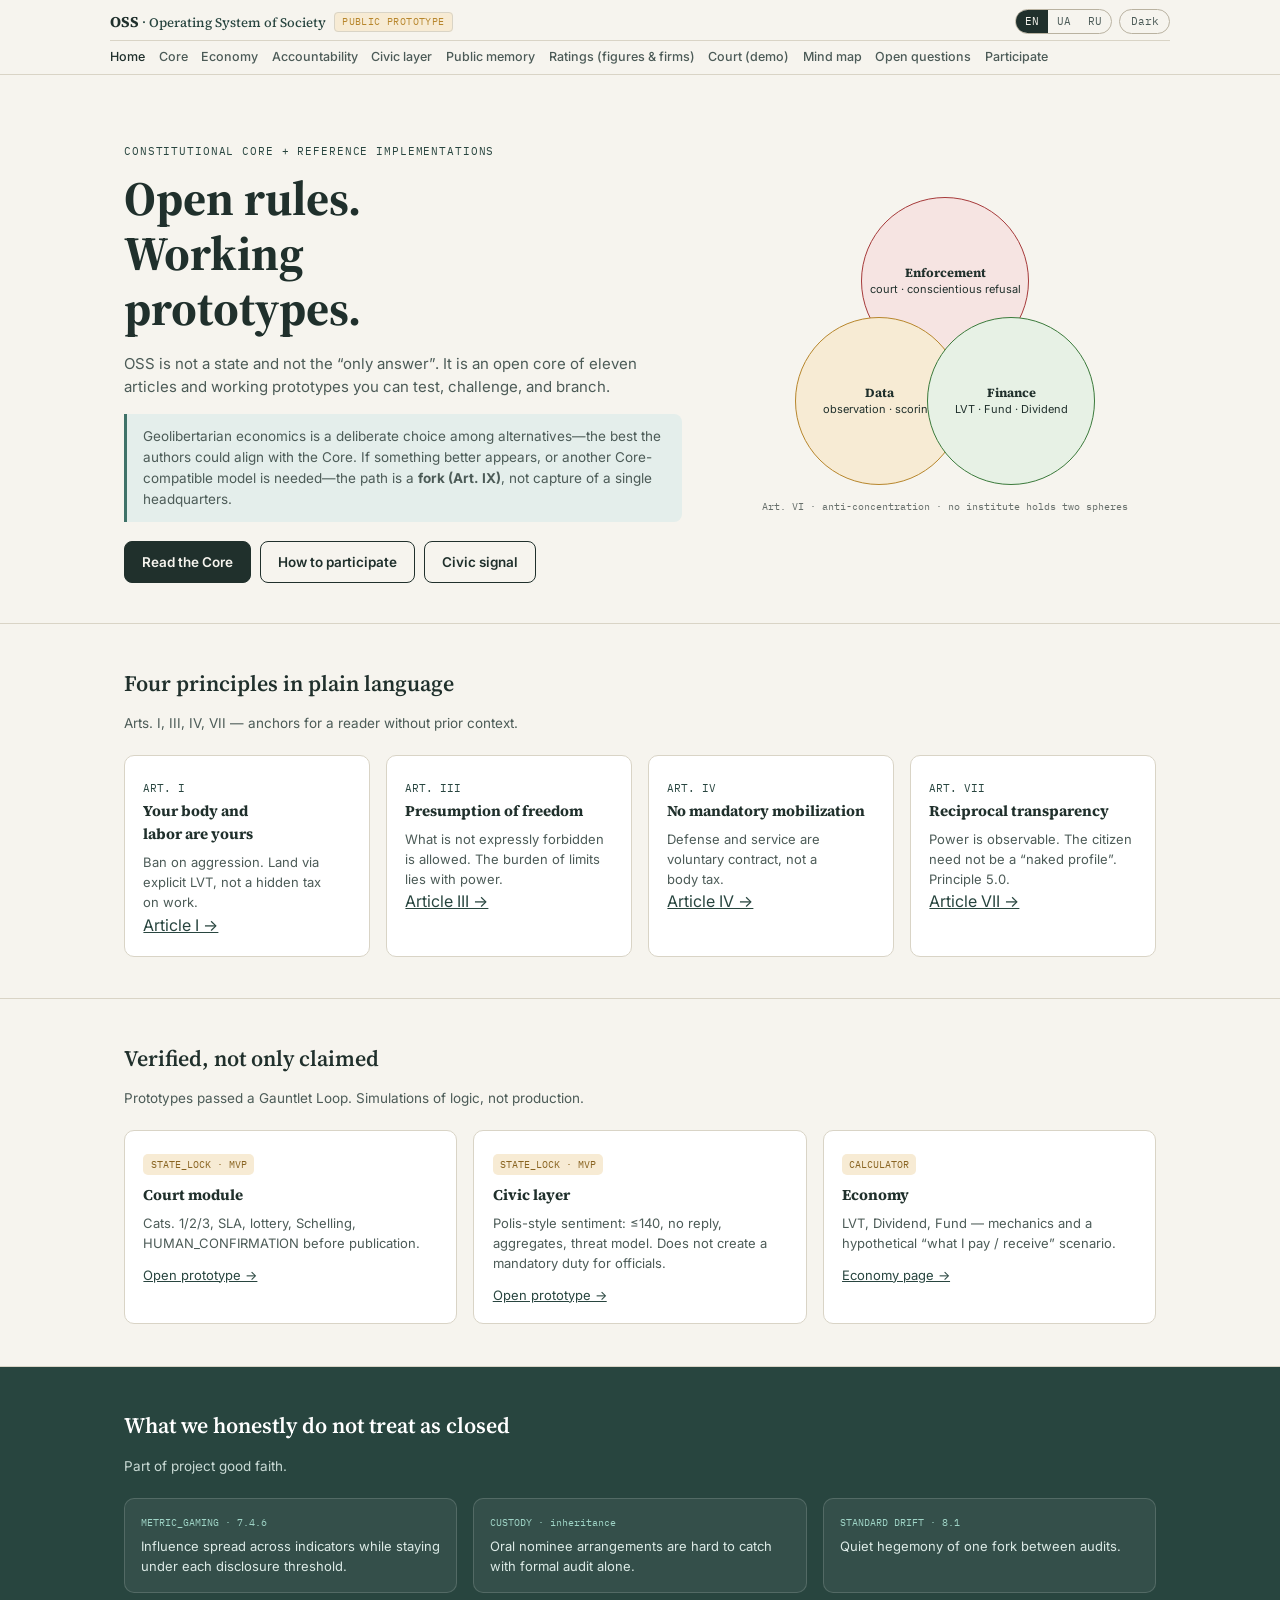
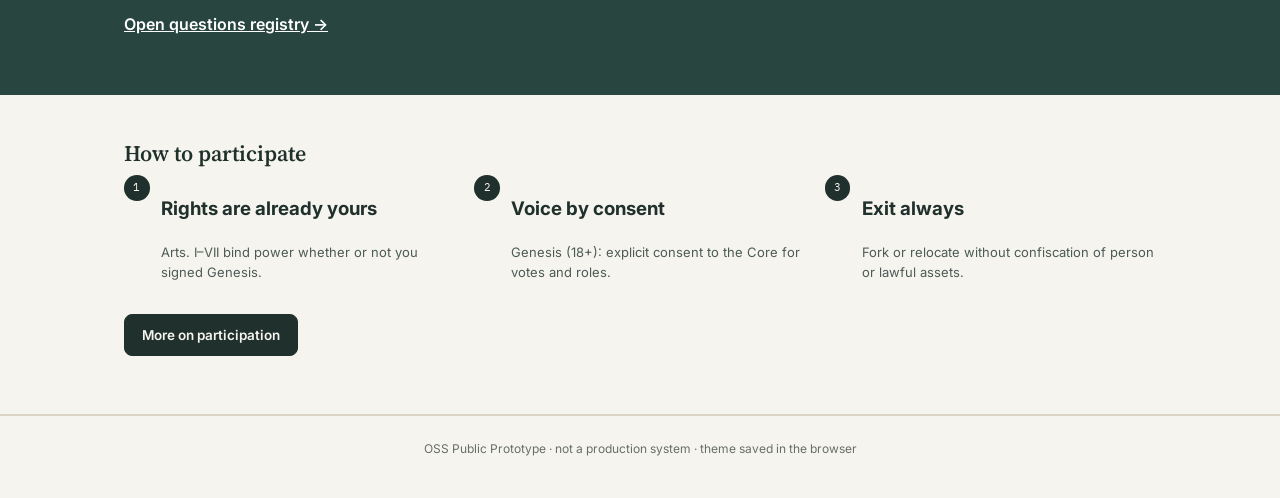
<file: index.html>
<!DOCTYPE html>
<html lang="en">
<head>
<meta charset="UTF-8">
<meta name="viewport" content="width=device-width, initial-scale=1.0">
<title>OSS Public Prototype — Operating System of Society</title>
<meta name="description" content="OSS Public Prototype: constitutional core, LVT economy, Polis civic layer, court MVP, social rating for companies and public figures. EN/UA/RU.">
<link href="https://fonts.googleapis.com/css2?family=Source+Serif+4:opsz,wght@8..60,400;8..60,600;8..60,700&family=IBM+Plex+Mono:wght@400;500&family=Inter:wght@400;500;600;700&display=swap" rel="stylesheet">
<style>
.hero{padding:3.5rem 0 2.5rem;border-bottom:1px solid var(--line)}
.hero-grid{display:grid;grid-template-columns:1.15fr .85fr;gap:2.5rem;align-items:center}
@media(max-width:820px){.hero-grid{grid-template-columns:1fr}}
.hero h1{font-size:clamp(30px,4.5vw,48px);max-width:16ch}
.domains{position:relative;aspect-ratio:1;max-width:300px;margin:0 auto}
.dcircle{position:absolute;border-radius:50%;display:flex;flex-direction:column;align-items:center;justify-content:center;text-align:center;padding:.45rem;font-size:11px;line-height:1.25}
.d-enf{width:56%;height:56%;top:2%;left:22%;background:var(--no-w);border:1.5px solid var(--no)}
.d-data{width:56%;height:56%;bottom:2%;left:0;background:var(--seal-w);border:1.5px solid var(--seal)}
.d-fin{width:56%;height:56%;bottom:2%;right:0;background:var(--yes-w);border:1.5px solid var(--yes)}
.dcircle b{font-family:var(--serif);font-size:12.5px;display:block;margin-bottom:.1rem}
.dcaption{text-align:center;font-family:var(--mono);font-size:10px;color:var(--faint);margin-top:.5rem}
.principles{display:grid;grid-template-columns:repeat(auto-fit,minmax(220px,1fr));gap:1rem}
.pcard .num{font-family:var(--mono);font-size:11px;color:var(--teal-d)}
.proof-grid{display:grid;grid-template-columns:repeat(auto-fit,minmax(250px,1fr));gap:1rem}
.status-pill{font-family:var(--mono);font-size:9.5px;text-transform:uppercase;background:var(--seal-w);color:var(--seal-d);border-radius:5px;padding:.2rem .45rem;display:inline-block;margin-bottom:.5rem}
.honest{background:var(--teal-d);color:var(--teal-w);border-bottom:none}
.honest h2{color:#fff}.honest .section-sub{color:#C9DAD5}
.riskgrid{display:grid;grid-template-columns:repeat(auto-fit,minmax(230px,1fr));gap:1rem}
.riskcard{background:rgba(255,255,255,.06);border:1px solid rgba(255,255,255,.15);border-radius:10px;padding:1rem}
.riskcard .tag{font-family:var(--mono);font-size:10px;color:#9FD4C6;display:block;margin-bottom:.35rem}
.riskcard p{font-size:13px;color:#DCEAE6;margin:0}
.steps{display:grid;grid-template-columns:repeat(3,1fr);gap:1.2rem;counter-reset:s}
@media(max-width:720px){.steps{grid-template-columns:1fr}}
.step{padding-left:2.3rem;position:relative}
.step::before{counter-increment:s;content:counter(s);position:absolute;left:0;top:0;width:1.6rem;height:1.6rem;border-radius:50%;background:var(--ink);color:var(--paper);font-family:var(--mono);font-size:11px;display:flex;align-items:center;justify-content:center}
[data-theme="dark"] .step::before{color:#121816}
[data-theme="dark"] .honest{background:#1E3D36;color:#D7E8E2;border-top:1px solid #2A4A42;border-bottom:1px solid #2A4A42}
[data-theme="dark"] .honest h2{color:#F0F7F4}
[data-theme="dark"] .honest .section-sub{color:#B5CBC3}
[data-theme="dark"] .riskcard{background:rgba(255,255,255,.07);border:1px solid rgba(255,255,255,.14)}
[data-theme="dark"] .riskcard .tag{color:#9FD4C6}
[data-theme="dark"] .riskcard p{color:#D4E5DF}
[data-theme="dark"] .honest a{color:#B8E6D9;font-weight:600}
</style>
<link rel="stylesheet" href="assets/site.css">
</head>
<body>
<section class="hero"><div class="wrap hero-grid">
<div>
<p class="eyebrow" data-i18n="i_eye">Constitutional core + reference implementations</p>
<h1 data-i18n="i_h1">Open rules. Working prototypes.</h1>
<p class="lead" data-i18n="i_lead">OSS is not a state and not the only answer.</p>
<div class="plural" data-i18n="i_plural" data-i18n-html="1">Geolibertarian economics is a deliberate choice...</div>
<div style="display:flex;gap:.6rem;flex-wrap:wrap;margin-top:1.2rem">
<a class="btn primary" href="core.html" data-i18n="i_btn_core">Read the Core</a>
<a class="btn" href="participate.html" data-i18n="i_btn_join">How to participate</a>
<a class="btn" href="OSS_Polis_MVP_v3.html" data-i18n="i_btn_civic">Civic signal</a>
</div>
</div>
<div>
<div class="domains">
<div class="dcircle d-enf"><b data-i18n="i_enf">Enforcement</b><span data-i18n="i_enf_sub">court · conscientious refusal</span></div>
<div class="dcircle d-data"><b data-i18n="i_data">Data</b><span data-i18n="i_data_sub">observation · scoring</span></div>
<div class="dcircle d-fin"><b data-i18n="i_fin">Finance</b><span data-i18n="i_fin_sub">LVT · Fund · Dividend</span></div>
</div>
<p class="dcaption" data-i18n="i_cap">Art. VI · anti-concentration</p>
</div>
</div></section>

<section><div class="wrap">
<h2 data-i18n="i_p_h2">Four principles in plain language</h2>
<p class="section-sub" data-i18n="i_p_sub">Arts. I, III, IV, VII</p>
<div class="principles">
<div class="card pcard"><span class="num" data-i18n="i_num1">ART. I</span><h3 data-i18n="i_p1_t">Your body and labor are yours</h3><p data-i18n="i_p1_p">Ban on aggression.</p><a href="core.html#art1" data-i18n="i_art1">Article I →</a></div>
<div class="card pcard"><span class="num" data-i18n="i_num3">ART. III</span><h3 data-i18n="i_p3_t">Presumption of freedom</h3><p data-i18n="i_p3_p">What is not forbidden is allowed.</p><a href="core.html#art3" data-i18n="i_art3">Article III →</a></div>
<div class="card pcard"><span class="num" data-i18n="i_num4">ART. IV</span><h3 data-i18n="i_p4_t">No mandatory mobilization</h3><p data-i18n="i_p4_p">Voluntary contract.</p><a href="core.html#art4" data-i18n="i_art4">Article IV →</a></div>
<div class="card pcard"><span class="num" data-i18n="i_num7">ART. VII</span><h3 data-i18n="i_p7_t">Reciprocal transparency</h3><p data-i18n="i_p7_p">Power is observable.</p><a href="core.html#art7" data-i18n="i_art7">Article VII →</a></div>
</div>
</div></section>

<section><div class="wrap">
<h2 data-i18n="i_proof_h2">Verified, not only claimed</h2><p class="section-sub" data-i18n="i_proof_sub">Prototypes passed Gauntlet Loop.</p>
<div class="proof-grid">
<div class="card"><span class="status-pill" data-i18n="i_pill_mvp">STATE_LOCK · MVP</span><h3 data-i18n="i_court_h">Court module</h3><p data-i18n="i_court_p">Cats 1/2/3...</p><p style="margin-top:.7rem"><a href="OSS_Court_MVP_v8.html" data-i18n="i_open_proto">Open prototype →</a></p></div>
<div class="card"><span class="status-pill" data-i18n="i_pill_mvp">STATE_LOCK · MVP</span><h3 data-i18n="i_civic_h">Civic layer</h3><p data-i18n="i_civic_p">Polis-style sentiment.</p><p style="margin-top:.7rem"><a href="OSS_Polis_MVP_v3.html" data-i18n="i_open_proto">Open prototype →</a></p></div>
<div class="card"><span class="status-pill" data-i18n="i_pill_calc">calculator</span><h3 data-i18n="i_econ_h">Economy</h3><p data-i18n="i_econ_p">LVT, Dividend, Fund.</p><p style="margin-top:.7rem"><a href="economy.html" data-i18n="i_econ_page">Economy page →</a></p></div>
</div>
</div></section>

<section class="honest"><div class="wrap">
<h2 data-i18n="i_honest_h2">What we honestly do not treat as closed</h2><p class="section-sub" data-i18n="i_honest_sub">Part of project good faith.</p>
<div class="riskgrid">
<div class="riskcard"><span class="tag" data-i18n="i_risk1_t">METRIC_GAMING · 7.4.6</span><p data-i18n="i_risk1_p">Influence spread...</p></div>
<div class="riskcard"><span class="tag" data-i18n="i_risk2_t">CUSTODY · inheritance</span><p data-i18n="i_risk2_p">Oral nominee...</p></div>
<div class="riskcard"><span class="tag" data-i18n="i_risk3_t">STANDARD DRIFT · 8.1</span><p data-i18n="i_risk3_p">Quiet hegemony...</p></div>
</div>
<p style="margin-top:1.2rem"><a href="open-questions.html" style="color:#fff;font-weight:600" data-i18n="i_registry">Open questions registry →</a></p>
</div></section>

<section><div class="wrap">
<h2 data-i18n="i_btn_join">How to participate</h2>
<div class="steps">
<div class="step"><h3 data-i18n="i_s1_t">Rights are already yours</h3><p style="font-size:13px;color:var(--soft)" data-i18n="i_s1_p">Arts. I–VII bind power.</p></div>
<div class="step"><h3 data-i18n="i_s2_t">Voice by consent</h3><p style="font-size:13px;color:var(--soft)" data-i18n="i_s2_p">Genesis (18+).</p></div>
<div class="step"><h3 data-i18n="i_s3_t">Exit always</h3><p style="font-size:13px;color:var(--soft)" data-i18n="i_s3_p">Fork or relocate.</p></div>
</div>
<p style="margin-top:1.2rem"><a class="btn primary" href="participate.html" data-i18n="i_join_more">More on participation</a></p>
</div></section>

<footer data-i18n="i_foot">OSS Public Prototype · not a production system</footer>

<script src="assets/site.js" defer></script>
</body>
</html>
</file>
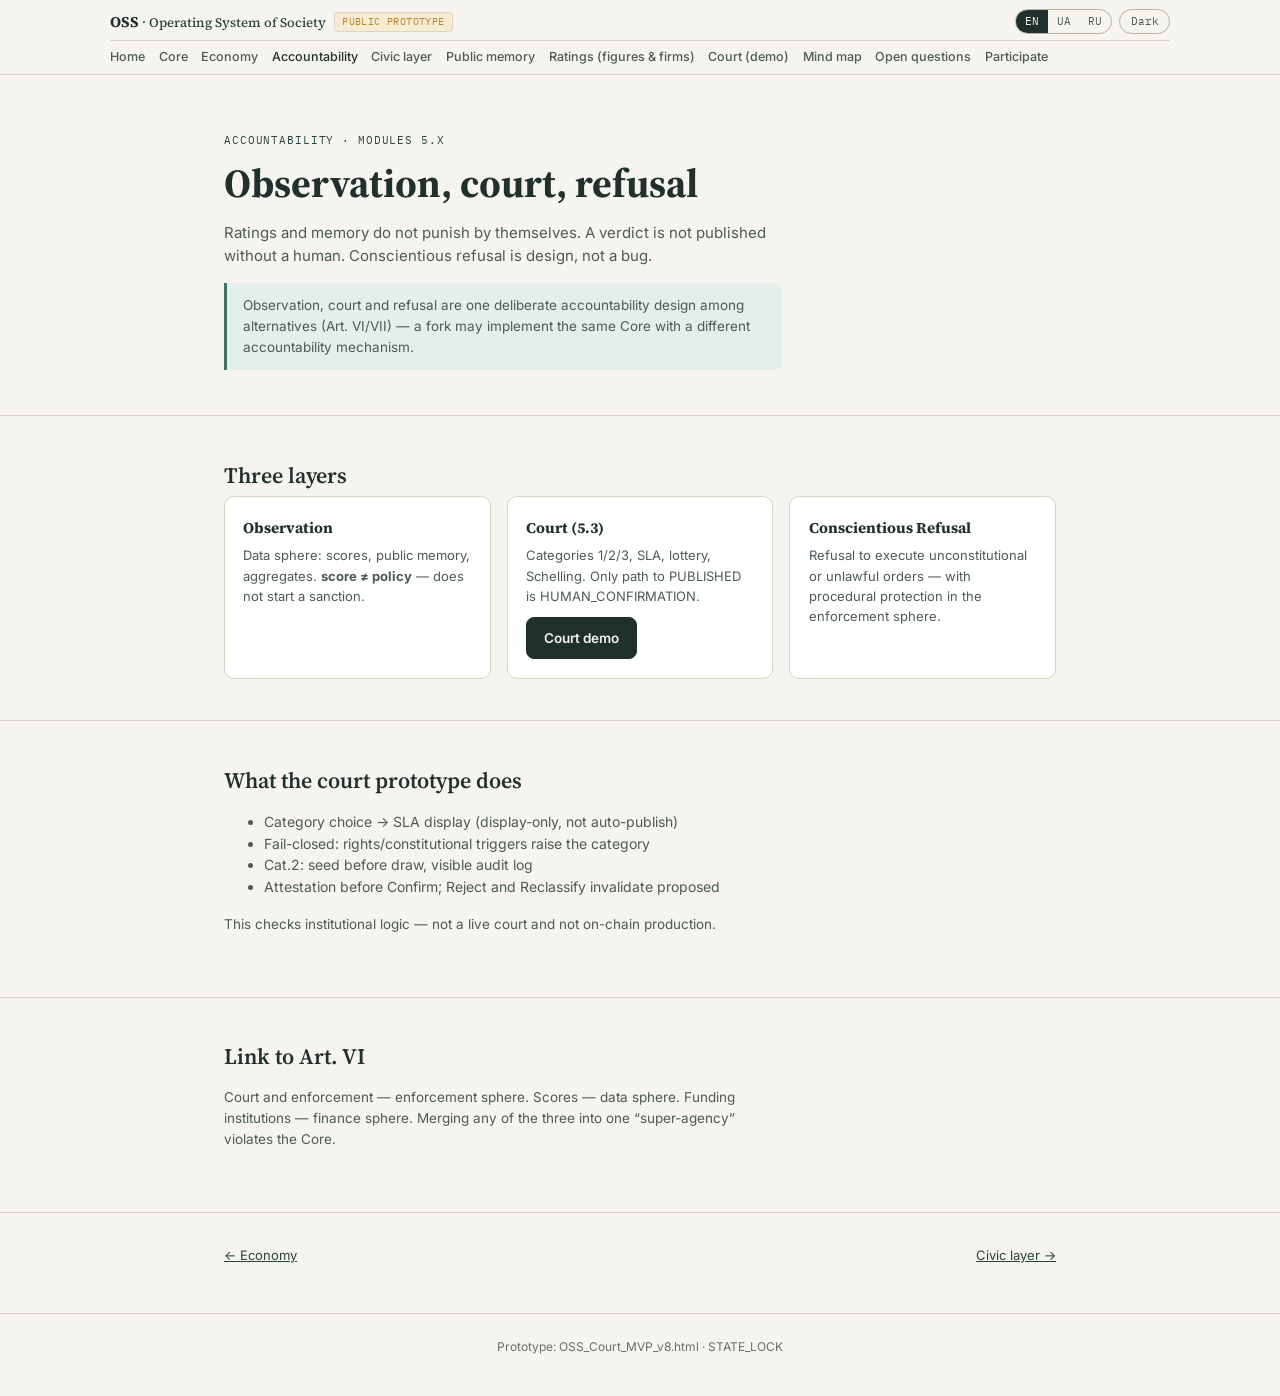
<file: accountability.html>
<!DOCTYPE html>
<html lang="en">
<head>
<meta charset="UTF-8">
<meta name="viewport" content="width=device-width, initial-scale=1.0">
<title>Accountability — OSS</title>
<meta name="description" content="Court, ratings, conscientious refusal.">
<link href="https://fonts.googleapis.com/css2?family=Source+Serif+4:opsz,wght@8..60,400;8..60,600;8..60,700&family=IBM+Plex+Mono:wght@400;500&family=Inter:wght@400;500;600;700&display=swap" rel="stylesheet">
<link rel="stylesheet" href="assets/site.css">
</head>
<body>

<section class="pagehead"><div class="wrap-n">
<p class="eyebrow" data-i18n="a_eye">Accountability · modules 5.x</p>
<h1 data-i18n="a_h1">Observation, court, refusal</h1>
<p class="lead" data-i18n="a_lead">Ratings and memory do not punish by themselves. A verdict is not published without a human. Conscientious refusal is design, not a bug.</p>
<p class="plural" data-i18n="a_plural">Observation, court and refusal are one deliberate accountability design among alternatives (Art. VI/VII) — a fork may implement the same Core with a different accountability mechanism.</p>
</div></section>
<section><div class="wrap-n">
<h2 data-i18n-en="Three layers" data-i18n-ua="Три шари" data-i18n-ru="Три слоя">Three layers</h2>
<div class="grid3">
<div class="card"><h3 data-i18n-en="Observation" data-i18n-ua="Спостереження" data-i18n-ru="Наблюдение">Observation</h3>
<p data-i18n-en="Data sphere: scores, public memory, aggregates. <strong>score ≠ policy</strong> — does not start a sanction." data-i18n-ua="Сфера даних: оцінки, публічна пам’ять, агрегати. <strong>оцінка ≠ політика</strong> — не запускає санкцію." data-i18n-ru="Сфера данных: оценки, публичная память, агрегаты. <strong>оценка ≠ политика</strong> — не запускает санкцию." data-i18n-html="1">Data sphere: scores, public memory, aggregates. <strong>score ≠ policy</strong> — does not start a sanction.</p></div>
<div class="card"><h3 data-i18n-en="Court (5.3)" data-i18n-ua="Суд (5.3)" data-i18n-ru="Суд (5.3)">Court (5.3)</h3>
<p data-i18n-en="Categories 1/2/3, SLA, lottery, Schelling. Only path to PUBLISHED is HUMAN_CONFIRMATION." data-i18n-ua="Категорії 1/2/3, SLA, жереб, Schelling. Єдиний шлях до публікації — людське підтвердження." data-i18n-ru="Категории 1/2/3, SLA, жребий, Schelling. Единственный путь к публикации — человеческое подтверждение.">Categories 1/2/3, SLA, lottery, Schelling. Only path to PUBLISHED is HUMAN_CONFIRMATION.</p>
<p style="margin-top:.7rem"><a class="btn primary" href="OSS_Court_MVP_v8.html" data-i18n-en="Court demo" data-i18n-ua="Демо суду" data-i18n-ru="Демо суда">Court demo</a></p></div>
<div class="card"><h3 data-i18n-en="Conscientious Refusal" data-i18n-ua="Відмова за совістю" data-i18n-ru="Отказ по совести">Conscientious Refusal</h3>
<p data-i18n-en="Refusal to execute unconstitutional or unlawful orders — with procedural protection in the enforcement sphere." data-i18n-ua="Відмова виконувати антиконституційне чи незаконне розпорядження — з процедурним захистом у сфері правозастосування." data-i18n-ru="Отказ исполнять антиконституционное или незаконное распоряжение — с процедурной защитой в сфере правоприменения.">Refusal to execute unconstitutional or unlawful orders — with procedural protection in the enforcement sphere.</p></div>
</div>
</div></section>
<section><div class="wrap-n">
<h2 data-i18n-en="What the court prototype does" data-i18n-ua="Що робить прототип суду" data-i18n-ru="Что делает прототип суда">What the court prototype does</h2>
<ul style="color:var(--soft);font-size:14px">
<li data-i18n-en="Category choice → SLA display (display-only, not auto-publish)" data-i18n-ua="Вибір категорії → показ SLA (лише відображення, не авто-публікація)" data-i18n-ru="Выбор категории → показ SLA (только отображение, не авто-публикация)">Category choice → SLA display (display-only, not auto-publish)</li>
<li data-i18n-en="Fail-closed: rights/constitutional triggers raise the category" data-i18n-ua="Fail-closed: тригери прав/конституції піднімають категорію" data-i18n-ru="Fail-closed: триггеры прав/конституции поднимают категорию">Fail-closed: rights/constitutional triggers raise the category</li>
<li data-i18n-en="Cat.2: seed before draw, visible audit log" data-i18n-ua="Кат.2: seed до жеребу, видимий журнал аудиту" data-i18n-ru="Кат.2: seed до жеребьёвки, видимый журнал аудита">Cat.2: seed before draw, visible audit log</li>
<li data-i18n-en="Attestation before Confirm; Reject and Reclassify invalidate proposed" data-i18n-ua="Атестація перед «Підтвердити»; «Відхилити» і «Перекласифікувати» анулюють запропоноване" data-i18n-ru="Аттестация перед «Подтвердить»; «Отклонить» и «Переклассифицировать» аннулируют предложенное">Attestation before Confirm; Reject and Reclassify invalidate proposed</li>
</ul>
<p class="section-sub" style="margin-top:1rem" data-i18n-en="This checks institutional logic — not a live court and not on-chain production." data-i18n-ua="Це перевірка логіки інститутів, не заміна живого суду і не бойовий on-chain контур." data-i18n-ru="Это проверка логики институтов, не замена живого суда и не боевой on-chain контур.">This checks institutional logic — not a live court and not on-chain production.</p>
</div></section>
<section><div class="wrap-n">
<h2 data-i18n-en="Link to Art. VI" data-i18n-ua="Зв’язок зі Ст. VI" data-i18n-ru="Связь со Ст. VI">Link to Art. VI</h2>
<p class="section-sub" data-i18n-en="Court and enforcement — enforcement sphere. Scores — data sphere. Funding institutions — finance sphere. Merging any of the three into one “super-agency” violates the Core." data-i18n-ua="Суд і виконання — сфера правозастосування. Оцінки — сфера даних. Фінансування — сфера фінансів. Змішування в одному «супервідомстві» — порушення Ядра." data-i18n-ru="Суд и исполнение — сфера правоприменения. Оценки — сфера данных. Финансирование — сфера финансов. Смешение в одном «суперведомстве» — нарушение Ядра.">Court and enforcement — enforcement sphere. Scores — data sphere. Funding institutions — finance sphere. Merging any of the three into one “super-agency” violates the Core.</p>
</div></section>
<div class="pagenav"><a href="economy.html" data-i18n-en="← Economy" data-i18n-ua="← Економіка" data-i18n-ru="← Экономика">← Economy</a><a href="OSS_Polis_MVP_v3.html" data-i18n-en="Civic layer →" data-i18n-ua="Громадянський шар →" data-i18n-ru="Гражданский слой →">Civic layer →</a></div>
<footer>Prototype: OSS_Court_MVP_v8.html · STATE_LOCK</footer>

<script src="assets/site.js" defer></script>
</body></html>
</file>
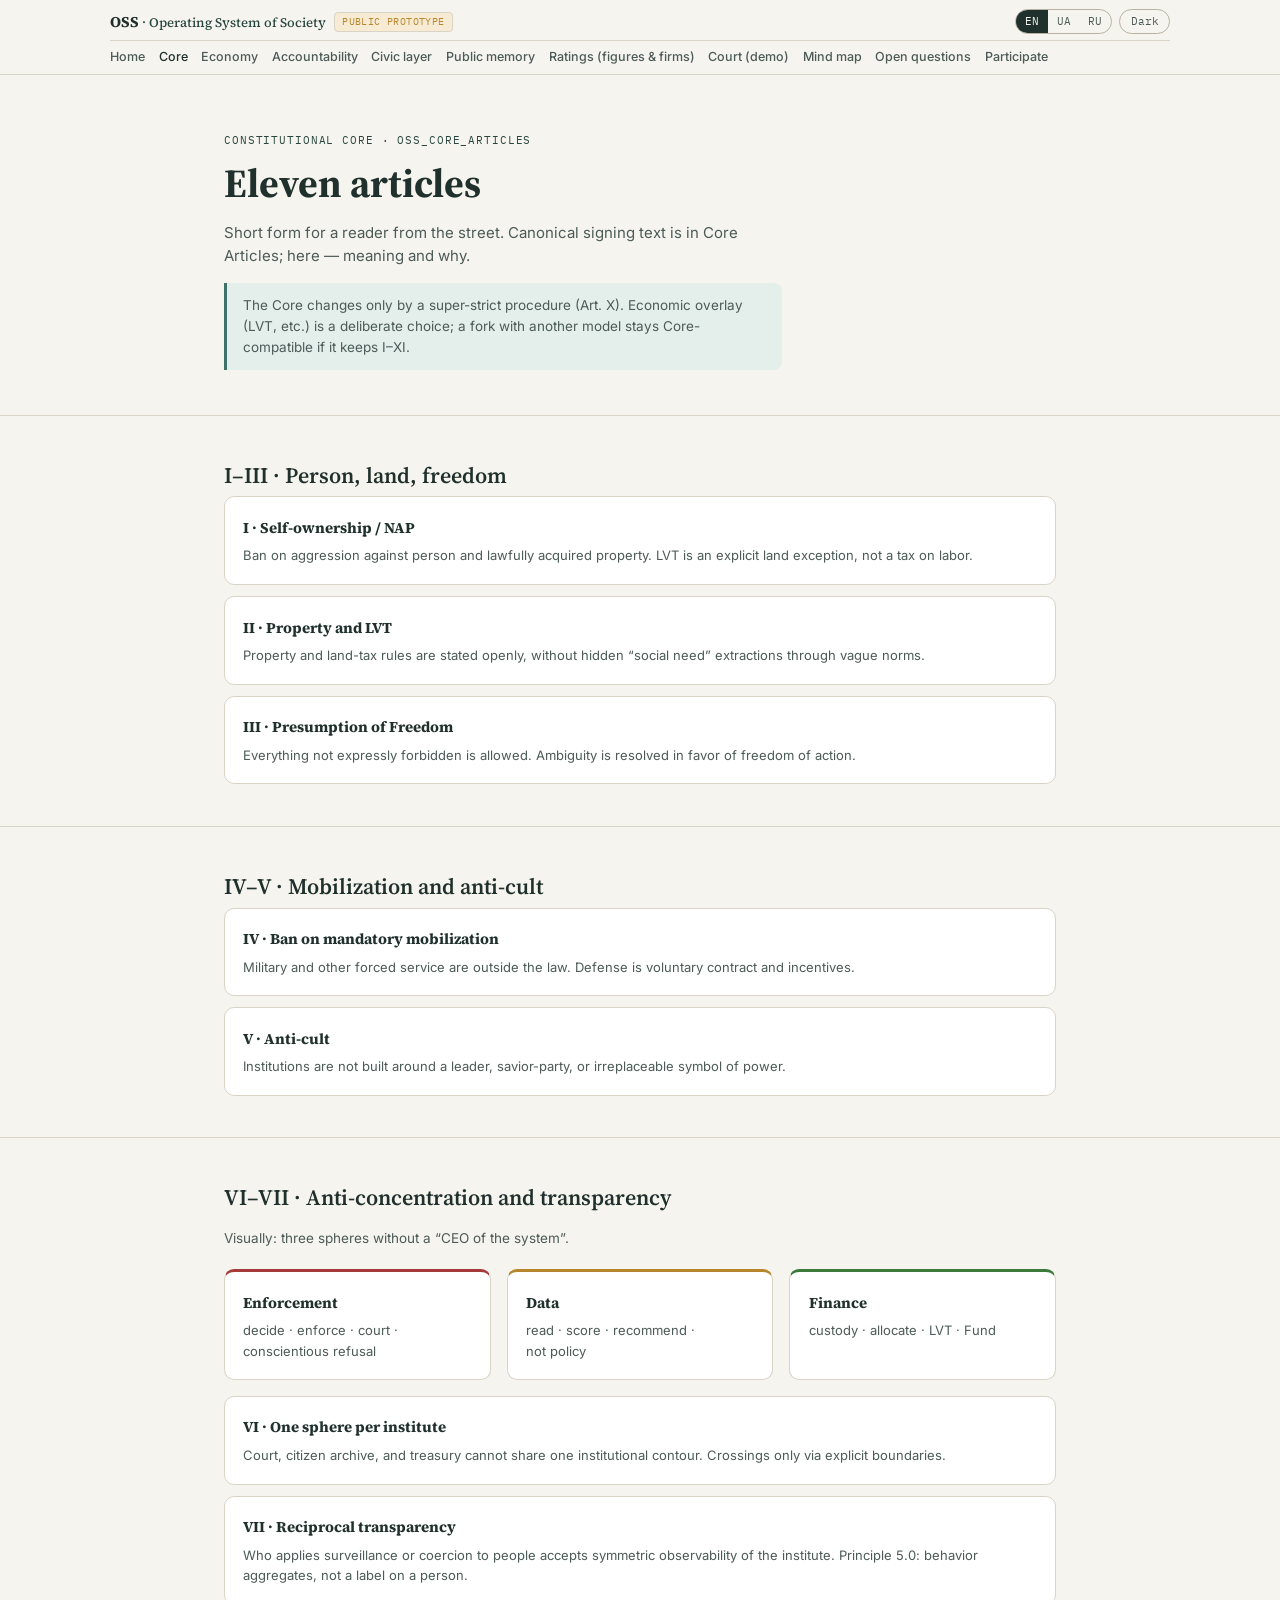
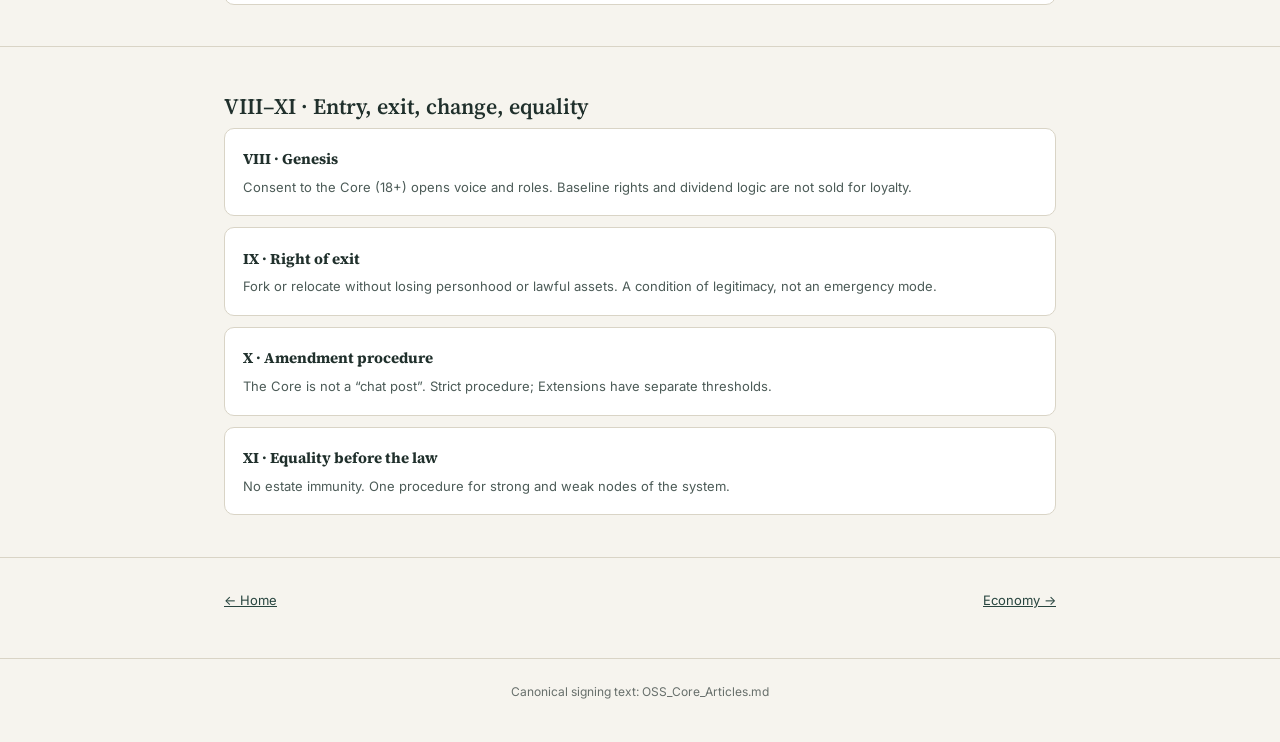
<file: core.html>
<!DOCTYPE html>
<html lang="en">
<head>
<meta charset="UTF-8">
<meta name="viewport" content="width=device-width, initial-scale=1.0">
<title>Core — OSS</title>
<meta name="description" content="Constitutional articles I–XI in plain language.">
<link href="https://fonts.googleapis.com/css2?family=Source+Serif+4:opsz,wght@8..60,400;8..60,600;8..60,700&family=IBM+Plex+Mono:wght@400;500&family=Inter:wght@400;500;600;700&display=swap" rel="stylesheet">
<link rel="stylesheet" href="assets/site.css">
</head>
<body>

<section class="pagehead"><div class="wrap-n">
<p class="eyebrow" data-i18n="c_eye">Constitutional core · OSS_Core_Articles</p>
<h1 data-i18n="c_h1">Eleven articles</h1>
<p class="lead" data-i18n="c_lead">Short form for a reader from the street. Canonical signing text is in Core Articles; here — meaning and why.</p>
<div class="plural" data-i18n="c_plural" data-i18n-html="1">The Core changes only by a super-strict procedure (Art. X). Economic overlay (LVT, etc.) is a deliberate choice; a fork with another model stays Core-compatible if it keeps I–XI.</div>
</div></section>

<section id="art1"><div class="wrap-n">
<h2 data-i18n-en="I–III · Person, land, freedom" data-i18n-ua="I–III · Особа, земля, свобода" data-i18n-ru="I–III · Личность, земля, свобода">I–III · Person, land, freedom</h2>
<div class="card" style="margin-bottom:.7rem" id="art1"><h3>I · Self-ownership / NAP</h3>
<p data-i18n-en="Ban on aggression against person and lawfully acquired property. LVT is an explicit land exception, not a tax on labor." data-i18n-ua="Заборона агресії проти особи та законно набутого. LVT — явне виключення для землі, не для праці." data-i18n-ru="Запрет агрессии против личности и законно приобретённого. LVT — явное исключение для земли, не для труда.">Ban on aggression against person and lawfully acquired property. LVT is an explicit land exception, not a tax on labor.</p></div>
<div class="card" style="margin-bottom:.7rem"><h3 data-i18n-en="II · Property and LVT" data-i18n-ua="II · Власність і LVT" data-i18n-ru="II · Собственность и LVT">II · Property and LVT</h3>
<p data-i18n-en="Property and land-tax rules are stated openly, without hidden “social need” extractions through vague norms." data-i18n-ua="Правила власності та земельного податку зафіксовані відкрито, без прихованих вилучень «на соціальні потреби»." data-i18n-ru="Правила собственности и земельного налога зафиксированы открыто, без скрытых изъятий «на социальные нужды».">Property and land-tax rules are stated openly, without hidden “social need” extractions through vague norms.</p></div>
<div class="card" id="art3"><h3 data-i18n-en="III · Presumption of Freedom" data-i18n-ua="III · Презумпція свободи" data-i18n-ru="III · Презумпция свободы">III · Presumption of Freedom</h3>
<p data-i18n-en="Everything not expressly forbidden is allowed. Ambiguity is resolved in favor of freedom of action." data-i18n-ua="Дозволено все, що прямо не заборонено. Невизначеність — на користь свободи дії." data-i18n-ru="Дозволено всё, что не запрещено явным правилом. Неопределённость — в пользу свободы действия.">Everything not expressly forbidden is allowed. Ambiguity is resolved in favor of freedom of action.</p></div>
</div></section>

<section id="art4"><div class="wrap-n">
<h2 data-i18n-en="IV–V · Mobilization and anti-cult" data-i18n-ua="IV–V · Мобілізація та анти-культ" data-i18n-ru="IV–V · Мобилизация и анти-культ">IV–V · Mobilization and anti-cult</h2>
<div class="card" style="margin-bottom:.7rem"><h3 data-i18n-en="IV · Ban on mandatory mobilization" data-i18n-ua="IV · Заборона обов’язкової мобілізації" data-i18n-ru="IV · Запрет обязательной мобилизации">IV · Ban on mandatory mobilization</h3>
<p data-i18n-en="Military and other forced service are outside the law. Defense is voluntary contract and incentives." data-i18n-ua="Військова та інша примусова служба поза законом. Оборона — добровільний контракт і стимули." data-i18n-ru="Военная и иная принудительная служба вне закона. Защита — добровольный контракт и стимулы.">Military and other forced service are outside the law. Defense is voluntary contract and incentives.</p></div>
<div class="card"><h3 data-i18n-en="V · Anti-cult" data-i18n-ua="V · Анти-культ" data-i18n-ru="V · Анти-культ">V · Anti-cult</h3>
<p data-i18n-en="Institutions are not built around a leader, savior-party, or irreplaceable symbol of power." data-i18n-ua="Інститути не будуються навколо вождя, партії-рятівника чи незмінного символу влади." data-i18n-ru="Институты не строятся вокруг вождя, партии-спасителя или несменяемого символа власти.">Institutions are not built around a leader, savior-party, or irreplaceable symbol of power.</p></div>
</div></section>

<section id="art6"><div class="wrap-n">
<h2 data-i18n-en="VI–VII · Anti-concentration and transparency" data-i18n-ua="VI–VII · Анти-концентрація і прозорість" data-i18n-ru="VI–VII · Анти-концентрация и прозрачность">VI–VII · Anti-concentration and transparency</h2>
<p class="section-sub" data-i18n-en="Visually: three spheres without a “CEO of the system”." data-i18n-ua="Візуально: три сфери без «генерального директора системи»." data-i18n-ru="Визуально: три сферы без «генерального директора системы».">Visually: three spheres without a “CEO of the system”.</p>
<div class="grid3" style="margin-bottom:1rem">
<div class="card" style="border-top:3px solid var(--no)"><h3 data-i18n-en="Enforcement" data-i18n-ua="Правозастосування" data-i18n-ru="Правоприменение">Enforcement</h3><p data-i18n-en="decide · enforce · court · conscientious refusal" data-i18n-ua="рішення · виконання · суд · відмова за совістю" data-i18n-ru="решение · исполнение · суд · отказ по совести">decide · enforce · court · conscientious refusal</p></div>
<div class="card" style="border-top:3px solid var(--seal)"><h3 data-i18n-en="Data" data-i18n-ua="Дані" data-i18n-ru="Данные">Data</h3><p>read · score · recommend · not policy</p></div>
<div class="card" style="border-top:3px solid var(--yes)"><h3 data-i18n-en="Finance" data-i18n-ua="Фінанси" data-i18n-ru="Финансы">Finance</h3><p>custody · allocate · LVT · Fund</p></div>
</div>
<div class="card" style="margin-bottom:.7rem"><h3 data-i18n-en="VI · One sphere per institute" data-i18n-ua="VI · Одна сфера на інститут" data-i18n-ru="VI · Одна сфера на институт">VI · One sphere per institute</h3>
<p data-i18n-en="Court, citizen archive, and treasury cannot share one institutional contour. Crossings only via explicit boundaries." data-i18n-ua="Не можна поєднувати суд, архів громадян і скарбницю в одному контурі. Переходи — лише через явні межі." data-i18n-ru="Нельзя совмещать суд, архив граждан и казну в одном контуре. Переходы — только через явные границы.">Court, citizen archive, and treasury cannot share one institutional contour. Crossings only via explicit boundaries.</p></div>
<div class="card" id="art7"><h3 data-i18n-en="VII · Reciprocal transparency" data-i18n-ua="VII · Реципрокна прозорість" data-i18n-ru="VII · Реципрокная прозрачность">VII · Reciprocal transparency</h3>
<p data-i18n-en="Who applies surveillance or coercion to people accepts symmetric observability of the institute. Principle 5.0: behavior aggregates, not a label on a person." data-i18n-ua="Хто застосовує стеження чи примус до людей, приймає симетричну спостережуваність інституту. Принцип 5.0: агрегати поведінки, не ярлик на людину." data-i18n-ru="Кто применяет слежку или принуждение к людям, принимает симметричную наблюдаемость института. Принцип 5.0: агрегаты поведения, не ярлык на человека.">Who applies surveillance or coercion to people accepts symmetric observability of the institute. Principle 5.0: behavior aggregates, not a label on a person.</p></div>
</div></section>

<section><div class="wrap-n">
<h2 data-i18n-en="VIII–XI · Entry, exit, change, equality" data-i18n-ua="VIII–XI · Вхід, вихід, зміна, рівність" data-i18n-ru="VIII–XI · Вход, выход, изменение, равенство">VIII–XI · Entry, exit, change, equality</h2>
<div class="card" style="margin-bottom:.7rem"><h3>VIII · Genesis</h3>
<p data-i18n-en="Consent to the Core (18+) opens voice and roles. Baseline rights and dividend logic are not sold for loyalty." data-i18n-ua="Згода з Ядром (18+) відкриває голос і ролі. Базові права і логіка дивіденду не продаються за лояльність." data-i18n-ru="Согласие с Ядром (18+) открывает голос и роли. Базовые права и логика дивиденда не продаются за лояльность.">Consent to the Core (18+) opens voice and roles. Baseline rights and dividend logic are not sold for loyalty.</p></div>
<div class="card" style="margin-bottom:.7rem"><h3 data-i18n-en="IX · Right of exit" data-i18n-ua="IX · Право виходу" data-i18n-ru="IX · Право выхода">IX · Right of exit</h3>
<p data-i18n-en="Fork or relocate without losing personhood or lawful assets. A condition of legitimacy, not an emergency mode." data-i18n-ua="Форк або релокація без втрати особистості та законних активів. Умова легітимності, не надзвичайний режим." data-i18n-ru="Форк или релокация без утраты личности и законных активов. Условие легитимности, не чрезвычайный режим.">Fork or relocate without losing personhood or lawful assets. A condition of legitimacy, not an emergency mode.</p></div>
<div class="card" style="margin-bottom:.7rem"><h3 data-i18n-en="X · Amendment procedure" data-i18n-ua="X · Порядок зміни" data-i18n-ru="X · Порядок изменения">X · Amendment procedure</h3>
<p data-i18n-en="The Core is not a “chat post”. Strict procedure; Extensions have separate thresholds." data-i18n-ua="Ядро — не «пост у чаті». Жорстка процедура; Розширення — окремі пороги." data-i18n-ru="Ядро — не «пост в чате». Жёсткая процедура; Расширения — отдельные пороги.">The Core is not a “chat post”. Strict procedure; Extensions have separate thresholds.</p></div>
<div class="card"><h3 data-i18n-en="XI · Equality before the law" data-i18n-ua="XI · Рівність перед законом" data-i18n-ru="XI · Равенство перед законом">XI · Equality before the law</h3>
<p data-i18n-en="No estate immunity. One procedure for strong and weak nodes of the system." data-i18n-ua="Немає станового імунітету. Одна процедура для сильних і слабких вузлів системи." data-i18n-ru="Нет сословного иммунитета. Процедура одна для сильных и слабых узлов системы.">No estate immunity. One procedure for strong and weak nodes of the system.</p></div>
</div></section>

<div class="pagenav"><a href="index.html" data-i18n-en="← Home" data-i18n-ua="← Головна" data-i18n-ru="← Главная">← Home</a><a href="economy.html" data-i18n-en="Economy →" data-i18n-ua="Економіка →" data-i18n-ru="Экономика →">Economy →</a></div>
<footer data-i18n-en="Canonical signing text: OSS_Core_Articles.md" data-i18n-ua="Канонічний текст для підпису: OSS_Core_Articles.md" data-i18n-ru="Канонический текст для подписи: OSS_Core_Articles.md">Canonical signing text: OSS_Core_Articles.md</footer>

<script src="assets/site.js" defer></script>
</body></html>
</file>
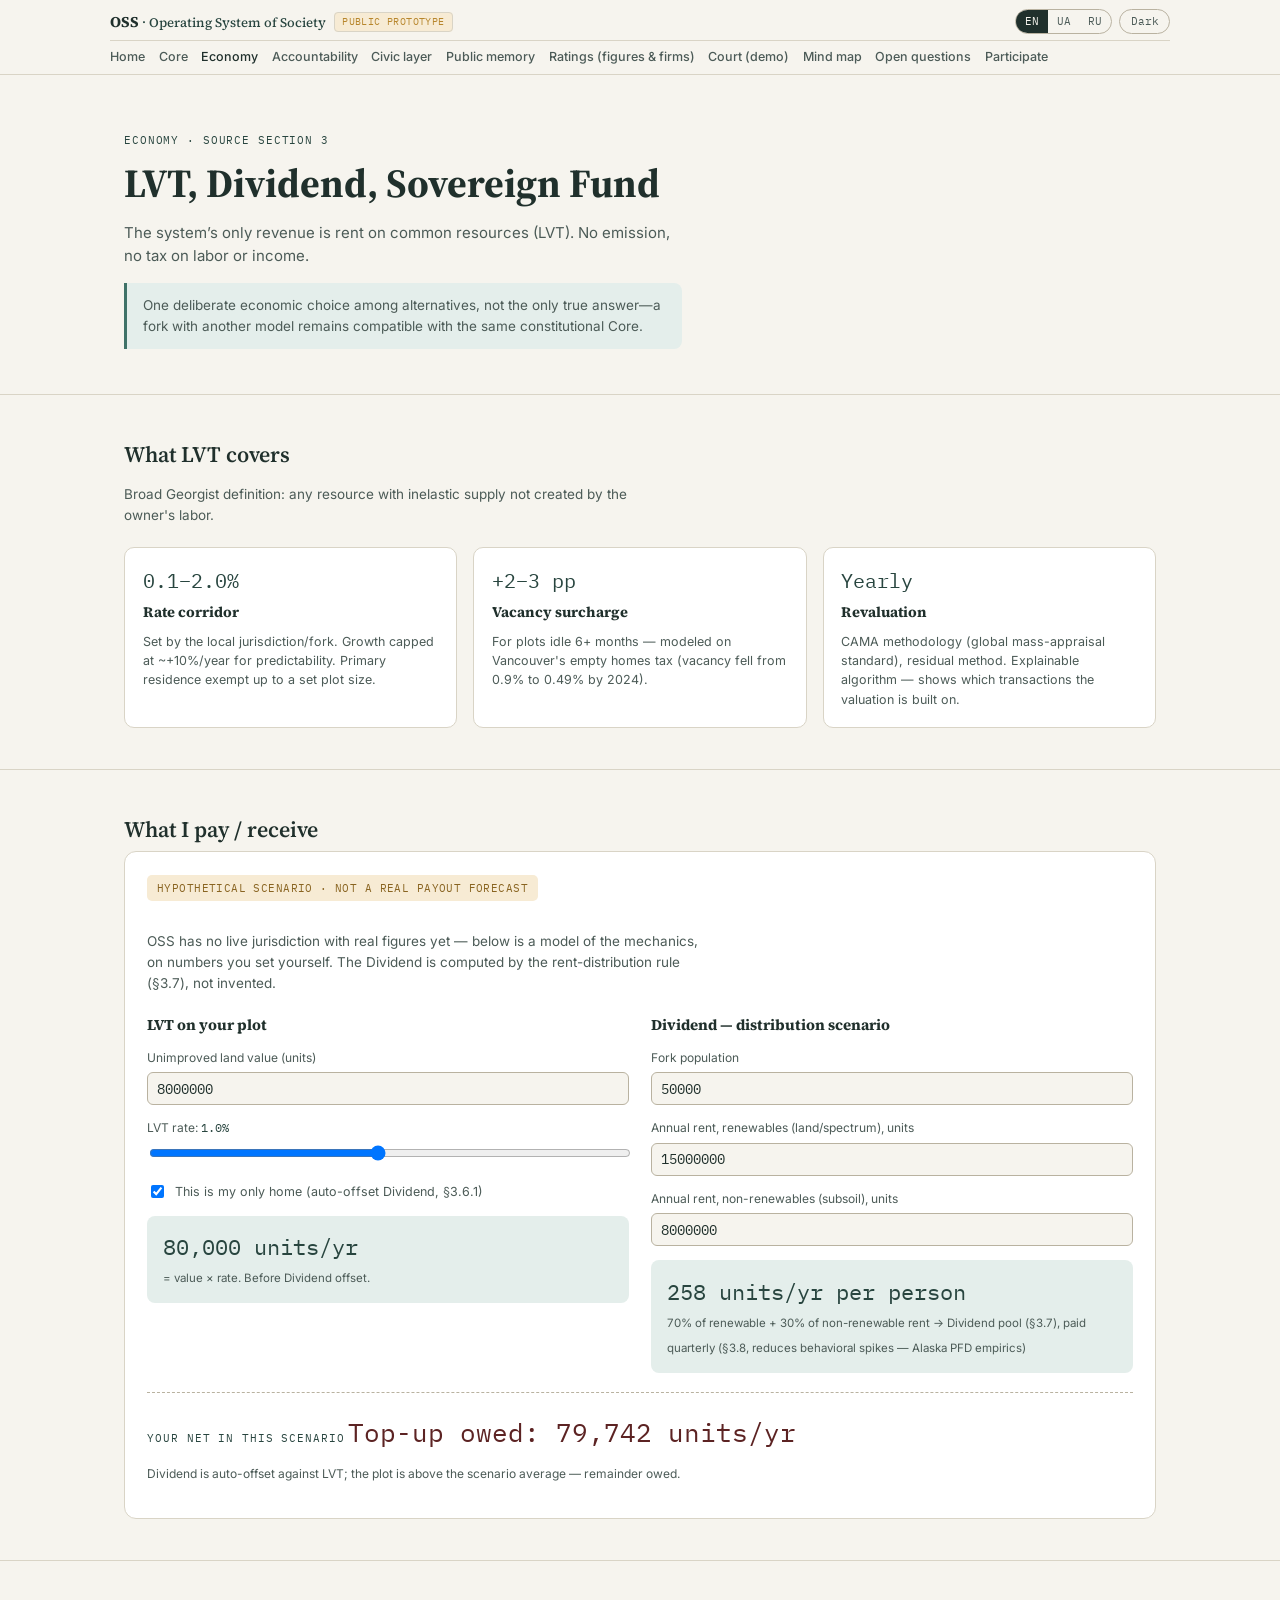
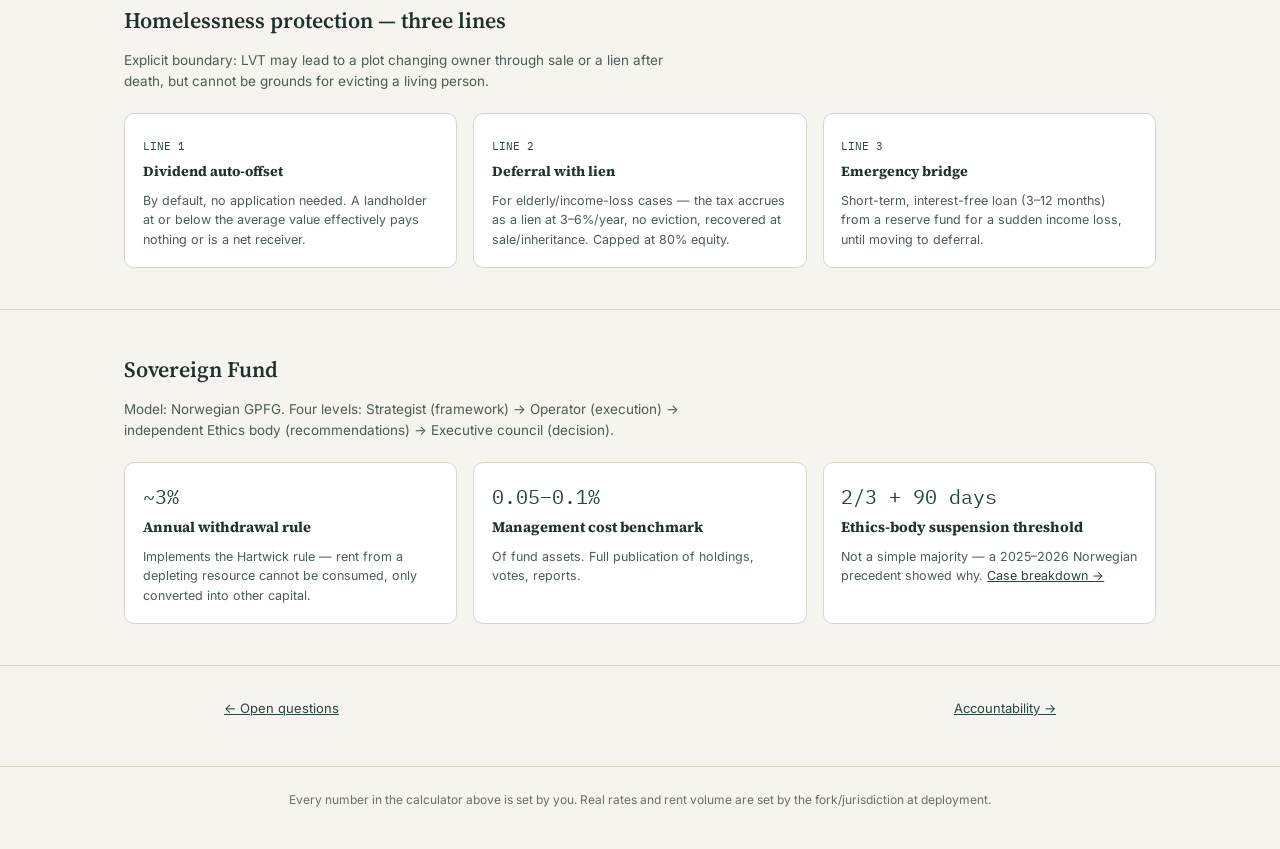
<file: economy.html>
<!DOCTYPE html>
<html lang="en">
<head>
<meta charset="UTF-8">
<meta name="viewport" content="width=device-width, initial-scale=1.0">
<title>Economy — OSS</title>
<meta name="description" content="LVT, Citizen's Dividend, Sovereign Fund — with an interactive scenario calculator.">
<link href="https://fonts.googleapis.com/css2?family=Source+Serif+4:opsz,wght@8..60,400;8..60,600;8..60,700&family=IBM+Plex+Mono:wght@400;500&family=Inter:wght@400;500;600;700&display=swap" rel="stylesheet">
<style>
.factgrid{display:grid;grid-template-columns:repeat(auto-fit,minmax(230px,1fr));gap:1rem}
.factcard{background:var(--raised);border:1px solid var(--line);border-radius:10px;padding:1.1rem}
.factcard h3{font-family:var(--serif);font-size:14.5px;margin:0 0 .5rem}
.factcard p{font-size:12.5px;color:var(--soft);margin:0}
.factcard .num{font-family:var(--mono);font-size:20px;color:var(--teal-d);display:block;margin-bottom:.3rem}
.calcwrap{background:var(--raised);border:1px solid var(--line);border-radius:12px;padding:1.4rem}
.scenario-flag{font-family:var(--mono);font-size:10.5px;text-transform:uppercase;letter-spacing:.04em;background:var(--seal-w);color:var(--seal-d);border-radius:5px;padding:.3rem .6rem;display:inline-block;margin-bottom:1rem}
.calcgrid{display:grid;grid-template-columns:1fr 1fr;gap:1.4rem}
.calcpanel h3{font-family:var(--serif);font-size:15px;margin:0 0 .8rem}
.field{margin-bottom:.9rem}
.field label{display:block;font-size:12px;color:var(--soft);margin-bottom:.3rem}
.field input[type=number]{width:100%;font:13.5px var(--mono);padding:.4rem .55rem;border:1px solid var(--strong);border-radius:6px;background:var(--paper);color:var(--ink)}
.field input[type=range]{width:100%}
.field .rangeval{font-family:var(--mono);font-size:12px;color:var(--teal-d)}
.checkfield{display:flex;align-items:center;gap:.5rem;font-size:12.5px;color:var(--soft);margin-bottom:.9rem}
.result{background:var(--teal-w);border-radius:8px;padding:.9rem 1rem;margin-top:.6rem}
.result .big{font-family:var(--mono);font-size:22px;color:var(--teal-d);display:block}
.result .note{font-size:11.5px;color:var(--soft);margin-top:.3rem}
.combined{margin-top:1.2rem;padding-top:1.2rem;border-top:1px dashed var(--strong)}
.combined .big{font-family:var(--mono);font-size:26px}
.combined.net-pos{color:#1f4a1f}
.combined.net-neg{color:#5c2323}
.linegrid{display:grid;grid-template-columns:repeat(auto-fit,minmax(220px,1fr));gap:1rem}
.linecard{background:var(--raised);border:1px solid var(--line);border-radius:10px;padding:1.1rem}
.linecard .n{font-family:var(--mono);font-size:11px;color:var(--teal-d)}
.linecard h3{font-family:var(--serif);font-size:14px;margin:.3rem 0 .5rem}
.linecard p{font-size:12.5px;color:var(--soft);margin:0}
@media(max-width:720px){.calcgrid{grid-template-columns:1fr}}
</style>
<link rel="stylesheet" href="assets/site.css">
</head>
<body>
<section class="pagehead" style="border-bottom:1px solid var(--line)">
  <div class="wrap">
    <p class="eyebrow" data-i18n="e_eye">Economy</p>
    <h1 data-i18n="e_h1">LVT, Dividend, Sovereign Fund</h1>
    <p class="lead" data-i18n="e_lead">Only revenue is LVT.</p>
    <div class="p50"><p data-i18n="e_plural">Deliberate economic choice among alternatives.</p></div>
  </div>
</section>

<section>
  <div class="wrap">
    <h2 data-i18n-en="What LVT covers" data-i18n-ua="Що обкладається LVT" data-i18n-ru="Что облагается LVT">What LVT covers</h2>
    <p class="section-sub" data-i18n-en="Broad Georgist definition: any resource with inelastic supply not created by the owner's labor." data-i18n-ua="Широке джорджистське визначення: будь-який ресурс з нееластичною пропозицією, не створений працею власника." data-i18n-ru="Широкое джорджистское определение: любой ресурс с неэластичным предложением, не созданный трудом владельца.">Broad Georgist definition: any resource with inelastic supply not created by the owner's labor.</p>
    <div class="factgrid">
      <div class="factcard"><span class="num">0.1–2.0%</span><h3 data-i18n-en="Rate corridor" data-i18n-ua="Коридор ставки" data-i18n-ru="Коридор ставки">Rate corridor</h3><p data-i18n-en="Set by the local jurisdiction/fork. Growth capped at ~+10%/year for predictability. Primary residence exempt up to a set plot size." data-i18n-ua="Встановлюється локальною юрисдикцією/форком. Ріст обмежений ~+10%/рік для передбачуваності. Основне житло звільнене до певного розміру ділянки." data-i18n-ru="Устанавливается локальной юрисдикцией/форком. Лимит роста ~+10% год к году для предсказуемости. Основное жильё освобождено на участок определённого размера.">Set by the local jurisdiction/fork. Growth capped at ~+10%/year for predictability. Primary residence exempt up to a set plot size.</p></div>
      <div class="factcard"><span class="num">+2–3 pp</span><h3 data-i18n-en="Vacancy surcharge" data-i18n-ua="Надбавка за простій" data-i18n-ru="Надбавка за простой">Vacancy surcharge</h3><p data-i18n-en="For plots idle 6+ months — modeled on Vancouver's empty homes tax (vacancy fell from 0.9% to 0.49% by 2024)." data-i18n-ua="Для ділянок, що простоюють 6+ місяців — за зразком податку на порожнє житло у Ванкувері (вакантність впала з 0.9% до 0.49% до 2024)." data-i18n-ru="Для участков, простаивающих 6+ месяцев — по образцу налога на пустующее жильё в Ванкувере (вакантность упала с 0.9% до 0.49% к 2024).">For plots idle 6+ months — modeled on Vancouver's empty homes tax (vacancy fell from 0.9% to 0.49% by 2024).</p></div>
      <div class="factcard"><span class="num" data-i18n-en="Yearly" data-i18n-ua="Раз на рік" data-i18n-ru="Раз в год">Yearly</span><h3 data-i18n-en="Revaluation" data-i18n-ua="Переоцінка" data-i18n-ru="Переоценка">Revaluation</h3><p data-i18n-en="CAMA methodology (global mass-appraisal standard), residual method. Explainable algorithm — shows which transactions the valuation is built on." data-i18n-ua="Методика CAMA (світовий стандарт масової оцінки), метод залишку. Пояснюваний алгоритм — показує, на яких угодах побудована оцінка." data-i18n-ru="CAMA-методика (мировой стандарт массовой оценки), метод остатка. Алгоритм объясним — показывает, на основе каких сделок построена оценка.">CAMA methodology (global mass-appraisal standard), residual method. Explainable algorithm — shows which transactions the valuation is built on.</p></div>
    </div>
  </div>
</section>

<section>
  <div class="wrap">
    <h2 data-i18n-en="What I pay / receive" data-i18n-ua="Скільки я плачу / отримую" data-i18n-ru="Сколько я плачу / получаю">What I pay / receive</h2>
    <div class="calcwrap">
      <span class="scenario-flag" data-i18n-en="hypothetical scenario · not a real payout forecast" data-i18n-ua="гіпотетичний сценарій · не реальний прогноз виплати" data-i18n-ru="гипотетический сценарий · не реальный прогноз выплаты">hypothetical scenario · not a real payout forecast</span>
      <p class="section-sub" style="margin-bottom:1.2rem" data-i18n-en="OSS has no live jurisdiction with real figures yet — below is a model of the mechanics, on numbers you set yourself. The Dividend is computed by the rent-distribution rule (§3.7), not invented." data-i18n-ua="У ОСС ще немає розгорнутої юрисдикції з реальними цифрами — нижче модель механіки на числах, які задаєте ви самі. Дивіденд рахується за правилом розподілу ренти (§3.7), не вигаданий." data-i18n-ru="У ОСО нет развёрнутой юрисдикции с реальными цифрами — ниже модель механики на числах, которые вы задаёте сами. Дивиденд считается по правилу распределения ренты (§3.7), не выдумывается.">OSS has no live jurisdiction with real figures yet — below is a model of the mechanics, on numbers you set yourself. The Dividend is computed by the rent-distribution rule (§3.7), not invented.</p>
      <div class="calcgrid">
        <div class="calcpanel">
          <h3 data-i18n-en="LVT on your plot" data-i18n-ua="LVT на вашій ділянці" data-i18n-ru="LVT на вашем участке">LVT on your plot</h3>
          <div class="field"><label data-i18n-en="Unimproved land value (units)" data-i18n-ua="Оцінка голої землі (у.о.)" data-i18n-ru="Оценка голой земли (у.е.)">Unimproved land value (units)</label><input type="number" id="landValue" value="8000000" min="0"></div>
          <div class="field"><label><span data-i18n-en="LVT rate: " data-i18n-ua="Ставка LVT: " data-i18n-ru="Ставка LVT: ">LVT rate: </span><span class="rangeval" id="rateVal">1.0%</span></label><input type="range" id="rate" min="0.1" max="2.0" step="0.1" value="1.0"></div>
          <div class="checkfield"><input type="checkbox" id="primary" checked><label for="primary" data-i18n-en="This is my only home (auto-offset Dividend, §3.6.1)" data-i18n-ua="Це моє єдине житло (автозалік Дивіденду, §3.6.1)" data-i18n-ru="Это моё единственное жильё (автозачёт Дивиденда, §3.6.1)">This is my only home (auto-offset Dividend, §3.6.1)</label></div>
          <div class="result"><span class="big tnum" id="lvtOut">80,000 у.е./год</span><span class="note">= оценка × ставка. До зачёта Дивиденда.</span></div>
        </div>
        <div class="calcpanel">
          <h3 data-i18n-en="Dividend — distribution scenario" data-i18n-ua="Дивіденд — сценарій розподілу" data-i18n-ru="Дивиденд — сценарий распределения">Dividend — distribution scenario</h3>
          <div class="field"><label data-i18n-en="Fork population" data-i18n-ua="Населення форку" data-i18n-ru="Население форка">Fork population</label><input type="number" id="pop" value="50000" min="1"></div>
          <div class="field"><label data-i18n-en="Annual rent, renewables (land/spectrum), units" data-i18n-ua="Річна рента, відновлювані (земля/спектр), у.о." data-i18n-ru="Годовая рента, возобновляемые (земля/спектр), у.е.">Annual rent, renewables (land/spectrum), units</label><input type="number" id="renew" value="15000000" min="0"></div>
          <div class="field"><label data-i18n-en="Annual rent, non-renewables (subsoil), units" data-i18n-ua="Річна рента, невідновлювані (надра), у.о." data-i18n-ru="Годовая рента, невозобновляемые (недра), у.е.">Annual rent, non-renewables (subsoil), units</label><input type="number" id="nonrenew" value="8000000" min="0"></div>
          <div class="result"><span class="big tnum" id="divOut">252 у.е./год на человека</span><span class="note">70% возобновляемой + 30% невозобновляемой ренты → Dividend-пул (§3.7), выплата ежеквартально (§3.8, снижает поведенческие всплески — эмпирика Alaska PFD)</span></div>
        </div>
      </div>
      <div class="combined" id="combinedBox">
        <span class="eyebrow" data-i18n-en="Your net in this scenario" data-i18n-ua="Ваш підсумок у цьому сценарії" data-i18n-ru="Ваш итог в этом сценарии">Your net in this scenario</span>
        <span class="big tnum" id="combinedOut">—</span>
        <p class="note" id="combinedNote" style="font-size:12px;color:var(--soft)"></p>
      </div>
    </div>
  </div>
</section>

<section>
  <div class="wrap">
    <h2 data-i18n-en="Homelessness protection — three lines" data-i18n-ua="Захист від бездомності — три лінії" data-i18n-ru="Защита от бездомности — три линии">Homelessness protection — three lines</h2>
    <p class="section-sub" data-i18n-en="Explicit boundary: LVT may lead to a plot changing owner through sale or a lien after death, but cannot be grounds for evicting a living person." data-i18n-ua="Явна межа: LVT може призвести до переходу ділянки іншому власнику через продаж або заставу після смерті, але не може бути підставою для виселення живої людини." data-i18n-ru="Явная граница: LVT может привести к переходу земли другому владельцу через продажу или лиен после смерти, но не может быть основанием для выселения живого человека.">Explicit boundary: LVT may lead to a plot changing owner through sale or a lien after death, but cannot be grounds for evicting a living person.</p>
    <div class="linegrid">
      <div class="linecard"><span class="n" data-i18n-en="LINE 1" data-i18n-ua="ЛІНІЯ 1" data-i18n-ru="ЛИНИЯ 1">LINE 1</span><h3 data-i18n-en="Dividend auto-offset" data-i18n-ua="Автозалік Дивіденду" data-i18n-ru="Автозачёт Дивиденда">Dividend auto-offset</h3><p data-i18n-en="By default, no application needed. A landholder at or below the average value effectively pays nothing or is a net receiver." data-i18n-ua="За замовчуванням, без заяви. Власник ділянки не дорожче середньої фактично не платить або є чистим отримувачем." data-i18n-ru="По умолчанию, без заявления. Держатель земли не дороже среднего фактически не платит или является чистым получателем.">By default, no application needed. A landholder at or below the average value effectively pays nothing or is a net receiver.</p></div>
      <div class="linecard"><span class="n" data-i18n-en="LINE 2" data-i18n-ua="ЛІНІЯ 2" data-i18n-ru="ЛИНИЯ 2">LINE 2</span><h3 data-i18n-en="Deferral with lien" data-i18n-ua="Відтермінування із заставою" data-i18n-ru="Отсрочка с залогом">Deferral with lien</h3><p data-i18n-en="For elderly/income-loss cases — the tax accrues as a lien at 3–6%/year, no eviction, recovered at sale/inheritance. Capped at 80% equity." data-i18n-ua="Для літніх/тих, хто втратив дохід — податок накопичується як застава під 3–6% річних, без виселення, стягується при продажу/спадкуванні. Кап — 80% equity." data-i18n-ru="Для пожилых/потерявших доход — налог копится как залог под 3–6% годовых, без выселения, взыскивается при продаже/наследовании. Кап — 80% equity.">For elderly/income-loss cases — the tax accrues as a lien at 3–6%/year, no eviction, recovered at sale/inheritance. Capped at 80% equity.</p></div>
      <div class="linecard"><span class="n" data-i18n-en="LINE 3" data-i18n-ua="ЛІНІЯ 3" data-i18n-ru="ЛИНИЯ 3">LINE 3</span><h3 data-i18n-en="Emergency bridge" data-i18n-ua="Екстрений місток" data-i18n-ru="Экстренный мост">Emergency bridge</h3><p data-i18n-en="Short-term, interest-free loan (3–12 months) from a reserve fund for a sudden income loss, until moving to deferral." data-i18n-ua="Короткостроковий безвідсотковий кредит (3–12 міс.) з резервного фонду при раптовій втраті доходу, до переходу на deferral." data-i18n-ru="Краткосрочный кредит (3–12 мес., без начисления) из резервного фонда при внезапной потере дохода, до перехода на deferral.">Short-term, interest-free loan (3–12 months) from a reserve fund for a sudden income loss, until moving to deferral.</p></div>
    </div>
  </div>
</section>

<section>
  <div class="wrap">
    <h2 data-i18n-en="Sovereign Fund" data-i18n-ua="Суверенний фонд" data-i18n-ru="Суверенный фонд">Sovereign Fund</h2>
    <p class="section-sub" data-i18n-en="Model: Norwegian GPFG. Four levels: Strategist (framework) → Operator (execution) → independent Ethics body (recommendations) → Executive council (decision)." data-i18n-ua="Модель — норвезький GPFG. Чотири рівні: Стратег (рамка) → Оператор (виконання) → незалежний Ethics-орган (рекомендації) → Виконавча рада (рішення)." data-i18n-ru="Модель — норвежский GPFG. Четыре уровня: Стратег (рамка) → Оператор (исполнение) → независимый Ethics-орган (рекомендации) → Исполнительный совет (решение).">Model: Norwegian GPFG. Four levels: Strategist (framework) → Operator (execution) → independent Ethics body (recommendations) → Executive council (decision).</p>
    <div class="factgrid">
      <div class="factcard"><span class="num">~3%</span><h3 data-i18n-en="Annual withdrawal rule" data-i18n-ua="Правило річного вилучення" data-i18n-ru="Правило годового изъятия">Annual withdrawal rule</h3><p data-i18n-en="Implements the Hartwick rule — rent from a depleting resource cannot be consumed, only converted into other capital." data-i18n-ua="Реалізація правила Хартвіка — ренту виснажуваного ресурсу не можна проїдати, лише конвертувати в інший капітал." data-i18n-ru="Реализация правила Хартвика — ренту истощаемого ресурса нельзя проедать, только конвертировать в другой капитал.">Implements the Hartwick rule — rent from a depleting resource cannot be consumed, only converted into other capital.</p></div>
      <div class="factcard"><span class="num">0.05–0.1%</span><h3 data-i18n-en="Management cost benchmark" data-i18n-ua="Бенчмарк витрат на управління" data-i18n-ru="Бенчмарк издержек управления">Management cost benchmark</h3><p data-i18n-en="Of fund assets. Full publication of holdings, votes, reports." data-i18n-ua="Від активів фонду. Повна публікація holdings, голосувань, звітів." data-i18n-ru="От активов фонда. Полная публикация holdings, голосований, отчётов.">Of fund assets. Full publication of holdings, votes, reports.</p></div>
      <div class="factcard"><span class="num">2/3 + 90 days</span><h3 data-i18n-en="Ethics-body suspension threshold" data-i18n-ua="Поріг призупинення Ethics-органу" data-i18n-ru="Порог приостановки Ethics-органа">Ethics-body suspension threshold</h3><p><span data-i18n-en="Not a simple majority — a 2025–2026 Norwegian precedent showed why." data-i18n-ua="Не просту більшість — норвезький прецедент 2025–2026 показав, чому." data-i18n-ru="Не простое большинство — норвежский прецедент 2025–2026 показал, зачем.">Not a simple majority — a 2025–2026 Norwegian precedent showed why.</span> <a href="open-questions.html#art-3-9" data-i18n-en="Case breakdown →" data-i18n-ua="Розбір кейсу →" data-i18n-ru="Разбор кейса →">Case breakdown →</a></p></div>
    </div>
  </div>
</section>

<div class="pagenav">
  <a href="open-questions.html" data-i18n-en="← Open questions" data-i18n-ua="← Відкриті питання" data-i18n-ru="← Открытые вопросы">← Open questions</a>
  <a href="accountability.html" data-i18n-en="Accountability →" data-i18n-ua="Підзвітність →" data-i18n-ru="Подотчётность →">Accountability →</a>
</div>

<footer data-i18n-en="Every number in the calculator above is set by you. Real rates and rent volume are set by the fork/jurisdiction at deployment." data-i18n-ua="Усі числа в калькуляторі вище задані вами. Реальні ставки й обсяг ренти визначає форк/юрисдикція під час розгортання." data-i18n-ru="Все цифры в калькуляторе выше — заданы вами. Реальные ставки и объём ренты определяются форком/юрисдикцией при развёртывании.">Every number in the calculator above is set by you. Real rates and rent volume are set by the fork/jurisdiction at deployment.</footer>

<script>
function lang(){ return localStorage.getItem('oss-lang') || 'en'; }
const CT = {
  en: { unit:'units/yr', perPerson:'units/yr per person', netReceiver:'Net receiver: +', topUp:'Top-up owed: ',
    lvtNote:'= value × rate. Before Dividend offset.',
    divNote:'70% of renewable + 30% of non-renewable rent → Dividend pool (§3.7), paid quarterly (§3.8, reduces behavioral spikes — Alaska PFD empirics)',
    posNote:'Dividend fully covers LVT on the sole home and leaves a remainder (§3.6, line 1).',
    negNote:'Dividend is auto-offset against LVT; the plot is above the scenario average — remainder owed.',
    noPrimary:(v)=>'LVT '+v+' units/yr (no auto-offset — not the sole home)',
    noPrimaryNote:'The Dividend in this scenario is still paid separately, but is not offset against LVT on a non-primary home.' },
  ua: { unit:'од./рік', perPerson:'од./рік на людину', netReceiver:'Чистий отримувач: +', topUp:'До сплати: ',
    lvtNote:'= оцінка × ставка. До заліку Дивіденду.',
    divNote:'70% відновлюваної + 30% невідновлюваної ренти → пул Дивіденду (§3.7), виплата щоквартально (§3.8, знижує поведінкові сплески — емпірика Alaska PFD)',
    posNote:'Дивіденд повністю покриває LVT на єдине житло і лишає залишок (§3.6, лінія 1).',
    negNote:'Дивіденд зарахований проти LVT автоматично; ділянка дорожча за середню в сценарії — залишок до сплати.',
    noPrimary:(v)=>'LVT '+v+' од./рік (без автозаліку — не єдине житло)',
    noPrimaryNote:'Дивіденд у цьому сценарії все одно виплачується окремо, але не зараховується проти LVT на не-основне житло.' },
  ru: { unit:'у.е./год', perPerson:'у.е./год на человека', netReceiver:'Чистый получатель: +', topUp:'К доплате: ',
    lvtNote:'= оценка × ставка. До зачёта Дивиденда.',
    divNote:'70% возобновляемой + 30% невозобновляемой ренты → Dividend-пул (§3.7), выплата ежеквартально (§3.8, снижает поведенческие всплески — эмпирика Alaska PFD)',
    posNote:'Дивиденд полностью покрывает LVT на единственное жильё и оставляет остаток (§3.6, линия 1).',
    negNote:'Дивиденд засчитан против LVT автоматически; участок дороже среднего по сценарию — остаток к оплате.',
    noPrimary:(v)=>'LVT '+v+' у.е./год (без автозачёта — не единственное жильё)',
    noPrimaryNote:'Дивиденд в этом сценарии всё равно выплачивается отдельно, но не засчитывается против LVT на не-основное жильё.' }
};
function ct(){ return CT[lang()] || CT.en; }
function fmt(n){ return Math.round(n).toLocaleString(lang()==='ru'?'ru-RU':lang()==='ua'?'uk-UA':'en-US'); }
function recalc(){
  const L = ct();
  const land = parseFloat(document.getElementById('landValue').value) || 0;
  const rate = parseFloat(document.getElementById('rate').value) || 0;
  document.getElementById('rateVal').textContent = rate.toFixed(1) + '%';
  const lvt = land * (rate/100);
  document.getElementById('lvtOut').textContent = fmt(lvt) + ' ' + L.unit;
  document.getElementById('lvtOut').nextElementSibling.textContent = L.lvtNote;

  const pop = parseFloat(document.getElementById('pop').value) || 1;
  const renew = parseFloat(document.getElementById('renew').value) || 0;
  const nonrenew = parseFloat(document.getElementById('nonrenew').value) || 0;
  const dividendPool = renew * 0.70 + nonrenew * 0.30;
  const perPerson = dividendPool / pop;
  document.getElementById('divOut').textContent = fmt(perPerson) + ' ' + L.perPerson;
  document.getElementById('divOut').nextElementSibling.textContent = L.divNote;

  const primary = document.getElementById('primary').checked;
  const box = document.getElementById('combinedBox');
  const out = document.getElementById('combinedOut');
  const note = document.getElementById('combinedNote');
  if (primary) {
    const net = lvt - perPerson;
    if (net <= 0) {
      out.textContent = L.netReceiver + fmt(-net) + ' ' + L.unit;
      box.className = 'combined net-pos';
      note.textContent = L.posNote;
    } else {
      out.textContent = L.topUp + fmt(net) + ' ' + L.unit;
      box.className = 'combined net-neg';
      note.textContent = L.negNote;
    }
  } else {
    out.textContent = L.noPrimary(fmt(lvt));
    box.className = 'combined';
    note.textContent = L.noPrimaryNote;
  }
}
['landValue','rate','pop','renew','nonrenew','primary'].forEach(id=>{
  document.getElementById(id).addEventListener('input', recalc);
  document.getElementById(id).addEventListener('change', recalc);
});
recalc();
</script>


<script src="assets/site.js" defer></script>
</body>
</html>
</file>
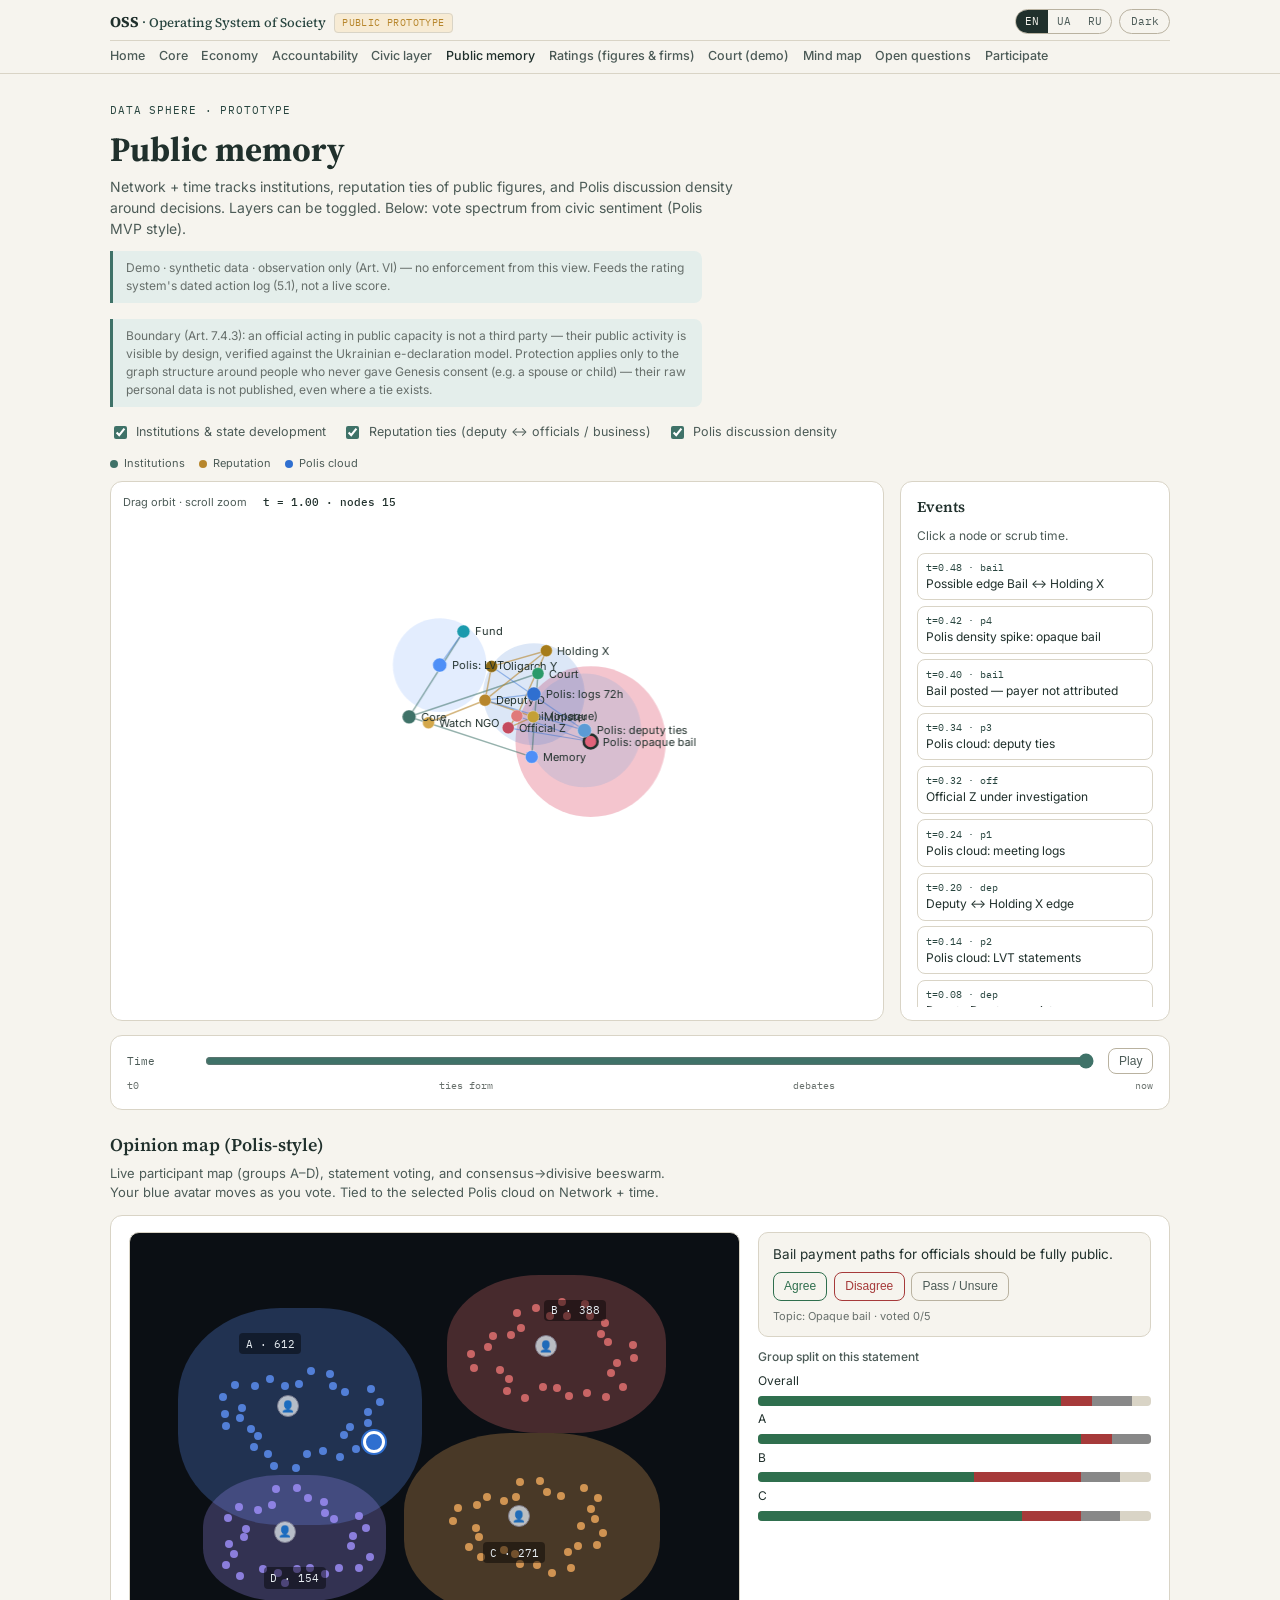
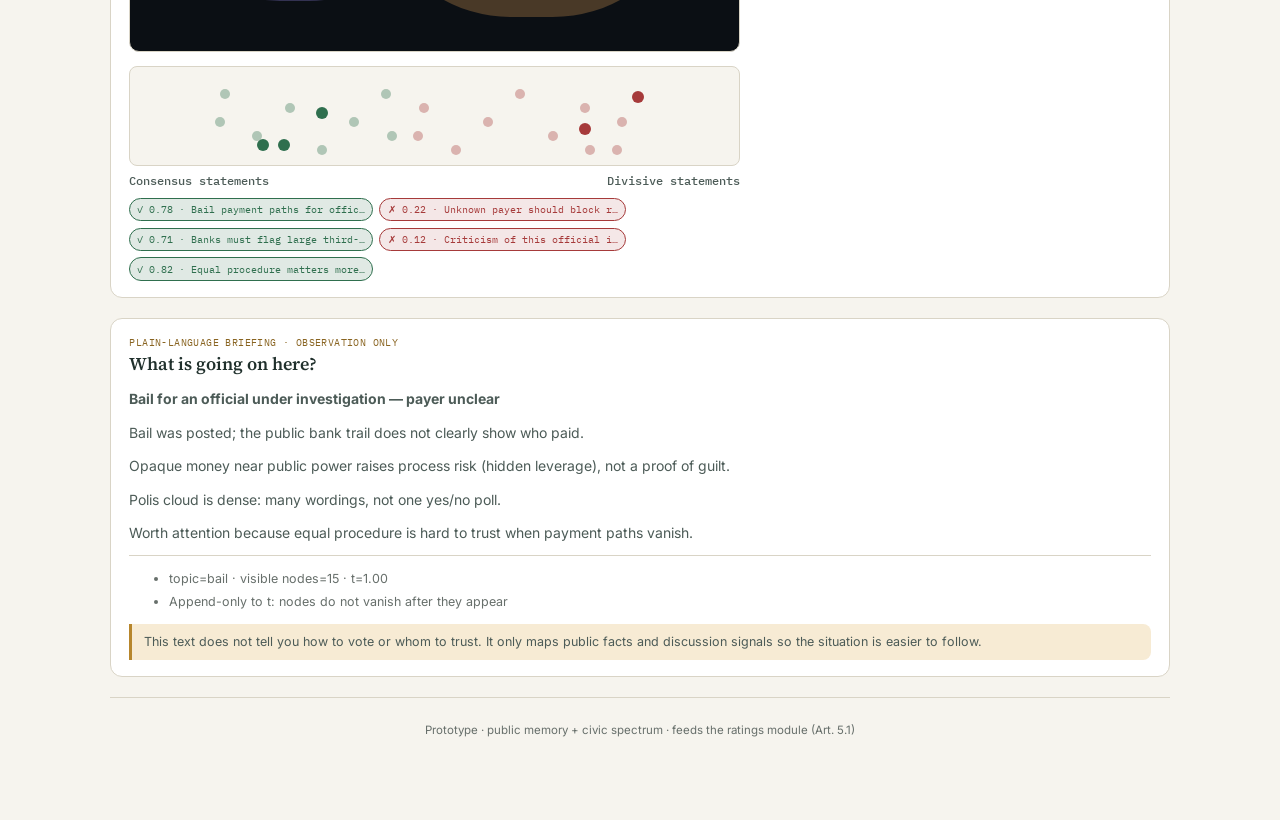
<file: memory.html>
<!DOCTYPE html>
<html lang="en">
<head>
<meta charset="UTF-8">
<meta name="viewport" content="width=device-width, initial-scale=1.0">
<title>Public memory — OSS</title>
<link href="https://fonts.googleapis.com/css2?family=Source+Serif+4:opsz,wght@8..60,400;8..60,600;8..60,700&family=IBM+Plex+Mono:wght@400;500&family=Inter:wght@400;500;600&display=swap" rel="stylesheet">
<link rel="stylesheet" href="assets/site.css">
<style>
:root{
  --paper:#F6F4EE;--raised:#FFF;--ink:#20302C;--soft:#4C5B57;--faint:#676F6B;
  --line:#D9D4C6;--strong:#B9B2A0;--teal:#3F7268;--teal-d:#28453F;--teal-w:#E4EEEB;
  --seal:#B7862C;--seal-w:#F7EBD4;--seal-d:#896421;
  --serif:'Source Serif 4',Georgia,serif;--mono:'IBM Plex Mono',monospace;--sans:Inter,sans-serif;
}
[data-theme="dark"]{
  --paper:#121816;--raised:#1A221F;--ink:#E8EDE9;--soft:#A8B5AF;--faint:#80928B;
  --line:#2A3530;--strong:#3D4A44;--teal:#5BA89A;--teal-d:#7BC4B5;--teal-w:#1A2E2A;
  --seal:#D4A84B;--seal-w:#3A3218;--seal-d:#D4A84B;
}
*{box-sizing:border-box}
body{margin:0;background:var(--paper);color:var(--ink);font-family:var(--sans);line-height:1.5}
.wrap{max-width:1100px;margin:0 auto;padding:1rem 1.25rem 2.5rem}
.eyebrow{font-family:var(--mono);font-size:11px;letter-spacing:.08em;text-transform:uppercase;color:var(--teal-d)}
h1{font-family:var(--serif);font-size:clamp(24px,3.5vw,34px);margin:.35rem 0 .45rem}
.lead{color:var(--soft);font-size:14px;max-width:72ch;margin:0 0 .75rem}
.note{font-size:12px;color:var(--faint);border-left:3px solid var(--teal);padding:.5rem .8rem;background:var(--teal-w);border-radius:0 8px 8px 0;margin-bottom:1rem;max-width:74ch}
.layers{display:flex;flex-wrap:wrap;gap:.5rem 1rem;margin:0 0 .85rem;font-size:12.5px}
.layers label{display:flex;align-items:center;gap:.4rem;cursor:pointer;color:var(--soft)}
.layers input{accent-color:var(--teal)}
.stage{display:grid;grid-template-columns:1fr 270px;gap:1rem}
@media(max-width:860px){.stage{grid-template-columns:1fr}}
.viewport{position:relative;background:var(--raised);border:1px solid var(--line);border-radius:12px;min-height:440px;overflow:hidden;touch-action:none}
canvas#space{width:100%;height:440px;display:block;cursor:grab}
canvas#space.drag{cursor:grabbing}
.hud{position:absolute;left:12px;top:12px;right:12px;display:flex;flex-wrap:wrap;gap:.45rem 1rem;pointer-events:none;font-size:11px;color:var(--soft)}
.hud b{font-family:var(--mono);color:var(--ink);font-weight:500}
.side{background:var(--raised);border:1px solid var(--line);border-radius:12px;padding:.85rem 1rem;display:flex;flex-direction:column;gap:.5rem;max-height:540px}
.side h2{font-family:var(--serif);font-size:15px;margin:0}
.side .sub{font-size:12px;color:var(--soft);margin:0}
.evlist{overflow:auto;flex:1;min-height:100px}
.ev{border:1px solid var(--line);border-radius:8px;padding:.4rem .5rem;margin-bottom:.35rem;cursor:pointer;font-size:12px}
.ev:hover,.ev.on{border-color:var(--teal);background:var(--teal-w)}
.ev .t{font-family:var(--mono);font-size:10px;color:var(--teal-d)}
.scrub{margin-top:.85rem;background:var(--raised);border:1px solid var(--line);border-radius:12px;padding:.75rem 1rem 1rem}
.scrub-row{display:flex;align-items:center;gap:.75rem;flex-wrap:wrap}
.scrub label{font-family:var(--mono);font-size:11px;color:var(--soft);min-width:4rem}
input[type=range]{flex:1;min-width:140px;accent-color:var(--teal)}
.tickrow{display:flex;justify-content:space-between;font-family:var(--mono);font-size:10px;color:var(--faint);margin-top:.25rem}
.section{margin-top:1.35rem}
.section h2{font-family:var(--serif);font-size:18px;margin:0 0 .35rem}
.section .sub{font-size:13px;color:var(--soft);margin:0 0 .75rem;max-width:70ch}
.omap{background:var(--raised);border:1px solid var(--line);border-radius:12px;padding:1rem 1.1rem}
.omap-grid{display:grid;grid-template-columns:1.4fr 0.9fr;gap:1.1rem}
@media(max-width:900px){.omap-grid{grid-template-columns:1fr}}
.omap-canvas{
  position:relative;height:420px;background:#0b0f14;border:1px solid var(--line);border-radius:10px;overflow:hidden;
}
[data-theme="light"] .omap-canvas, :root:not([data-theme="dark"]) .omap-canvas{background:#0b0f14}
.hull{position:absolute;border-radius:40%;opacity:.2;pointer-events:none}
.person{position:absolute;width:8px;height:8px;border-radius:50%;transform:translate(-50%,-50%);opacity:.85}
.person.face{width:22px;height:22px;border-radius:50%;background:#cfd6dd;border:1px solid #889;font-size:11px;display:flex;align-items:center;justify-content:center}
.me{
  position:absolute;width:22px;height:22px;border-radius:50%;transform:translate(-50%,-50%);
  background:#2F6FD0;border:3px solid #fff;box-shadow:0 0 0 2px #2F6FD0;z-index:5;
}
.grp-label{position:absolute;font-family:var(--mono);font-size:11px;color:#e8eef3;background:rgba(0,0,0,.45);padding:.15rem .4rem;border-radius:4px;z-index:4}
.vote-card{background:var(--paper);border:1px solid var(--line);border-radius:10px;padding:.75rem .85rem;margin-bottom:.65rem}
.vote-card .q{font-size:13.5px;color:var(--ink);margin-bottom:.5rem;line-height:1.4}
.vote-actions{display:flex;flex-wrap:wrap;gap:.4rem}
.vote-actions button{font-size:12px;padding:.4rem .65rem;border-radius:8px;border:1px solid var(--strong);background:transparent;color:var(--soft);cursor:pointer}
.vote-actions button.yes{border-color:#2F6F4E;color:#2F6F4E}
.vote-actions button.no{border-color:#A63A3A;color:#A63A3A}
.vote-actions button.on-yes{background:#2F6F4E;color:#fff;border-color:#2F6F4E}
.vote-actions button.on-no{background:#A63A3A;color:#fff;border-color:#A63A3A}
.vote-actions button.on-skip{background:var(--ink);color:var(--paper)}
.bar-mini{height:8px;border-radius:4px;background:var(--line);overflow:hidden;display:flex;margin-top:.35rem}
.bar-mini i{display:block;height:100%}
.beeswarm{position:relative;height:100px;margin:.9rem 0 .35rem;border-bottom:1px solid var(--line);background:var(--paper);border-radius:8px;border:1px solid var(--line)}
.bee{position:absolute;width:10px;height:10px;border-radius:50%;background:var(--ink);bottom:12px;transform:translateX(-50%);cursor:default}
.bee-labels{display:flex;justify-content:space-between;font-family:var(--mono);font-size:12px;color:var(--soft);font-weight:500;margin-top:.25rem}
.gac-row{display:flex;flex-wrap:wrap;gap:.4rem;margin-top:.5rem}
.gac-chip{font-family:var(--mono);font-size:10px;padding:.2rem .45rem;border-radius:99px;border:1px solid var(--line);color:var(--soft)}
.gac-chip.hi{background:rgba(47,111,78,.15);color:#2F6F4E;border-color:#2F6F4E}
.gac-chip.lo{background:rgba(166,58,58,.12);color:#A63A3A;border-color:#A63A3A}

footer{font-size:11.5px;color:var(--faint);margin-top:1.25rem}
.brief{background:var(--raised);border:1px solid var(--line);border-radius:12px;padding:1rem 1.15rem;margin-top:1.25rem}
.brief h2{font-family:var(--serif);font-size:18px;margin:0 0 .35rem}
.brief .tag{font-family:var(--mono);font-size:10px;color:var(--seal-d);letter-spacing:.04em;text-transform:uppercase}
.brief .body{font-size:14px;color:var(--soft);line-height:1.65;margin:.65rem 0}
.brief .body p{margin:0 0 .65rem}
.brief .facts{font-size:12.5px;color:var(--faint);border-top:1px solid var(--line);padding-top:.65rem;margin-top:.5rem}
.brief .facts li{margin:.25rem 0}
.brief .warn{font-size:12.5px;background:var(--seal-w);border-left:3px solid var(--seal);padding:.55rem .75rem;border-radius:0 8px 8px 0;color:var(--soft);margin-top:.75rem}

.legend-row{display:flex;flex-wrap:wrap;gap:.5rem .9rem;font-size:11px;color:var(--soft);margin:.4rem 0 .6rem}
.legend-row span::before{content:'';display:inline-block;width:8px;height:8px;border-radius:50%;margin-right:.35rem;vertical-align:middle}
.l-inst::before{background:#3F7268}.l-rep::before{background:#B7862C}.l-polis::before{background:#2F6FD0}
</style>
</head>
<body>
<div class="wrap">
  <p class="eyebrow" data-i18n-en="Data sphere · prototype" data-i18n-ua="Сфера даних · прототип" data-i18n-ru="Сфера данных · прототип">Data sphere · prototype</p>
  <h1 data-i18n-en="Public memory" data-i18n-ua="Публічна памʼять" data-i18n-ru="Публичная память">Public memory</h1>
  <p class="lead" data-i18n-en="Network + time tracks institutions, reputation ties of public figures, and Polis discussion density around decisions. Layers can be toggled. Below: vote spectrum from civic sentiment (Polis MVP style)." data-i18n-ua="Мережа + час: інститути, репутаційні звʼязки публічних осіб і щільність обговорень Polis навколо рішень. Шари вмикаються окремо. Нижче — спектр голосів (стиль Polis MVP)." data-i18n-ru="Сеть + время: институты, репутационные связи публичных лиц и плотность обсуждений Polis вокруг решений. Слои включаются отдельно. Ниже — спектр голосов (стиль Polis MVP).">Network + time tracks institutions, reputation ties of public figures, and Polis discussion density around decisions. Layers can be toggled. Below: vote spectrum from civic sentiment (Polis MVP style).</p>
  <div class="note" data-i18n-en="Demo · synthetic data · observation only (Art. VI) — no enforcement from this view. Feeds the rating system's dated action log (5.1), not a live score." data-i18n-ua="Демо · синтетика · лише observation (Ст. VI). Живить лог датованих дій рейтингової системи (5.1), не live-скор." data-i18n-ru="Демо · синтетика · только observation (Ст. VI). Питает лог датированных действий рейтинговой системы (5.1), не live-скор.">Demo · synthetic data · observation only (Art. VI) — no enforcement from this view. Feeds the rating system's dated action log (5.1), not a live score.</div>
  <div class="note" style="border-left-color:var(--teal)" data-i18n-en="Boundary (Art. 7.4.3): an official acting in public capacity is not a third party — their public activity is visible by design, verified against the Ukrainian e-declaration model. Protection applies only to the graph structure around people who never gave Genesis consent (e.g. a spouse or child) — their raw personal data is not published, even where a tie exists." data-i18n-ua="Межа (Ст. 7.4.3): чиновник при виконанні публічних функцій — не третя особа, його публічна діяльність видима за задумом (модель українського е-декларування). Захист стосується лише структури графа навколо тих, хто не давав Генезис-згоди (напр. подружжя, діти) — їхні сирі персональні дані не публікуються, навіть якщо звʼязок існує." data-i18n-ru="Граница (Ст. 7.4.3): чиновник при исполнении публичных функций — не третье лицо, его публичная деятельность видима по замыслу (модель украинского е-декларирования). Защита касается только структуры графа вокруг тех, кто не давал Генезис-согласия (напр. супруг(а), дети) — их сырые персональные данные не публикуются, даже если связь существует.">Boundary (Art. 7.4.3): an official acting in public capacity is not a third party — their public activity is visible by design, verified against the Ukrainian e-declaration model. Protection applies only to the graph structure around people who never gave Genesis consent (e.g. a spouse or child) — their raw personal data is not published, even where a tie exists.</div>

  <div class="layers">
    <label class="l-inst"><input type="checkbox" id="lay-inst" checked> <span data-i18n-en="Institutions &amp; state development" data-i18n-ua="Інститути та розвиток апарату" data-i18n-ru="Институты и развитие аппарата">Institutions &amp; state development</span></label>
    <label class="l-rep"><input type="checkbox" id="lay-rep" checked> <span data-i18n-en="Reputation ties (deputy ↔ officials / business)" data-i18n-ua="Репутаційні звʼязки (депутат ↔ чиновники / бізнес)" data-i18n-ru="Репутационные связи (депутат ↔ чиновники / бизнес)">Reputation ties (deputy ↔ officials / business)</span></label>
    <label class="l-polis"><input type="checkbox" id="lay-polis" checked> <span data-i18n-en="Polis discussion density" data-i18n-ua="Щільність обговорень Polis" data-i18n-ru="Плотность обсуждений Polis">Polis discussion density</span></label>
  </div>
  <div class="legend-row">
    <span class="l-inst" data-i18n-en="Institutions" data-i18n-ua="Інститути" data-i18n-ru="Институты">Institutions</span>
    <span class="l-rep" data-i18n-en="Reputation" data-i18n-ua="Репутація" data-i18n-ru="Репутация">Reputation</span>
    <span class="l-polis" data-i18n-en="Polis cloud" data-i18n-ua="Хмара Polis" data-i18n-ru="Облако Polis">Polis cloud</span>
  </div>

  <div class="stage">
    <div class="viewport">
      <canvas id="space" width="800" height="440"></canvas>
      <div class="hud">
        <span data-i18n-en="Drag orbit · scroll zoom" data-i18n-ua="Орбіта · зум" data-i18n-ru="Орбита · зум">Drag orbit · scroll zoom</span>
        <span><b id="tlabel">t = 1.00</b></span>
        <span id="sel-label"></span>
      </div>
    </div>
    <aside class="side">
      <h2 data-i18n-en="Events" data-i18n-ua="Події" data-i18n-ru="События">Events</h2>
      <p class="sub" id="side-sub" data-i18n-en="Click a node or scrub time." data-i18n-ua="Вузол або повзунок часу." data-i18n-ru="Узел или ползунок времени.">Click a node or scrub time.</p>
      <div class="evlist" id="evlist"></div>
    </aside>
  </div>

  <div class="scrub">
    <div class="scrub-row">
      <label for="time" data-i18n-en="Time" data-i18n-ua="Час" data-i18n-ru="Время">Time</label>
      <input type="range" id="time" min="0" max="100" value="100" step="1">
      <button type="button" id="btn-play" style="font-size:12px;padding:.3rem .6rem;border-radius:8px;border:1px solid var(--strong);background:transparent;color:var(--soft);cursor:pointer" data-i18n-en="Play" data-i18n-ua="Пуск" data-i18n-ru="Пуск">Play</button>
    </div>
    <div class="tickrow"><span>t0</span><span>ties form</span><span>debates</span><span>now</span></div>
  </div>

  <!-- Polis vote spectrum (was embedding) -->
  
  <div class="section">
    <h2 data-i18n-en="Opinion map (Polis-style)" data-i18n-ua="Карта думок (стиль Polis)" data-i18n-ru="Карта мнений (стиль Polis)">Opinion map (Polis-style)</h2>
    <p class="sub" data-i18n-en="Live participant map (groups A–D), statement voting, and consensus→divisive beeswarm. Your blue avatar moves as you vote. Tied to the selected Polis cloud on Network + time." data-i18n-ua="Жива карта учасників (групи A–D), голосування за твердження та вісь консенсус→розкол. Синій аватар рухається під час голосування." data-i18n-ru="Живая карта участников (группы A–D), голосование по утверждениям и ось консенсус→раскол. Синий аватар движется при голосовании.">Live participant map (groups A–D), statement voting, and consensus→divisive beeswarm. Your blue avatar moves as you vote. Tied to the selected Polis cloud on Network + time.</p>
    <div class="omap">
      <div class="omap-grid">
        <div>
          <div class="omap-canvas" id="omap"></div>
          <div class="beeswarm" id="beeswarm" title="Consensus left → divisive right"></div>
          <div class="bee-labels"><span data-i18n-en="Consensus statements" data-i18n-ua="Консенсусні" data-i18n-ru="Консенсусные">Consensus statements</span><span data-i18n-en="Divisive statements" data-i18n-ua="Раскольні" data-i18n-ru="Раскалывающие">Divisive statements</span></div>
          <div class="gac-row" id="gac-row"></div>
        </div>
        <div>
          <div class="vote-card">
            <div class="q" id="vote-q">—</div>
            <div class="vote-actions" id="vote-actions"></div>
            <div style="font-size:11px;color:var(--faint);margin-top:.45rem" id="vote-progress">—</div>
          </div>
          <div id="stmt-bars"></div>
        </div>
      </div>
    </div>
  </div>

  <div class="brief" id="ai-brief">
    <div class="tag" data-i18n-en="Plain-language briefing · observation only" data-i18n-ua="Пояснення простою мовою · лише спостереження" data-i18n-ru="Пояснение простым языком · только наблюдение">Plain-language briefing · observation only</div>
    <h2 data-i18n-en="What is going on here?" data-i18n-ua="Що тут відбувається?" data-i18n-ru="Что здесь происходит?">What is going on here?</h2>
    <div class="body" id="brief-body"></div>
    <ul class="facts" id="brief-facts"></ul>
    <div class="warn" id="brief-warn" data-i18n-en="This text does not tell you how to vote or whom to trust. It only maps public facts and discussion signals so the situation is easier to follow." data-i18n-ua="Цей текст не каже, як голосувати і кому довіряти. Він лише збирає публічні факти й сигнали обговорення, щоб ситуацію було легше зрозуміти." data-i18n-ru="Этот текст не говорит, как голосовать и кому доверять. Он лишь собирает публичные факты и сигналы обсуждения, чтобы ситуацию было легче понять.">This text does not tell you how to vote or whom to trust. It only maps public facts and discussion signals so the situation is easier to follow.</div>
  </div>

  <footer data-i18n-en="Prototype · public memory + civic spectrum · feeds the ratings module (Art. 5.1)" data-i18n-ua="Прототип · публічна памʼять + громадянський спектр · живить модуль рейтингів (Ст. 5.1)" data-i18n-ru="Прототип · публичная память + гражданский спектр · питает модуль рейтингов (Ст. 5.1)">Prototype · public memory + civic spectrum · feeds the ratings module (Art. 5.1)</footer>
</div>
<script src="assets/site.js" defer></script>
<script>
(function(){
  const inst = [
    {id:'core', label:'Core', layer:'inst', birth:0.00, home:[-1.1,0.1,0], color:'#3F7268'},
    {id:'court', label:'Court', layer:'inst', birth:0.18, home:[0.8,-0.2,0.3], color:'#2A9A6A'},
    {id:'fund', label:'Fund', layer:'inst', birth:0.28, home:[-0.4,-0.9,0.2], color:'#1A9AAD'},
    {id:'mem', label:'Memory', layer:'inst', birth:0.36, home:[0.1,0.7,-0.5], color:'#4E8FF7'}
  ];
  const rep = [
    {id:'dep', label:'Deputy D', layer:'rep', birth:0.08, home:[0.2,0.3,0.8], color:'#B7862C'},
    {id:'min', label:'Minister', layer:'rep', birth:0.12, home:[0.9,0.6,0.5], color:'#C4A035'},
    {id:'biz', label:'Holding X', layer:'rep', birth:0.16, home:[1.2,-0.5,0.6], color:'#A67C1A'},
    {id:'olig', label:'Oligarch Y', layer:'rep', birth:0.22, home:[0.5,-0.2,1.1], color:'#8B6914'},
    {id:'ngo', label:'Watch NGO', layer:'rep', birth:0.30, home:[-0.7,0.5,0.7], color:'#D4A84B'},
    {id:'off', label:'Official Z', layer:'rep', birth:0.32, home:[0.7,0.9,0.9], color:'#C44A5E'},
    {id:'bail', label:'Bail (opaque)', layer:'rep', birth:0.40, home:[0.95,0.75,1.0], color:'#E07A7A'}
  ];
  // Polis clouds: earlier birth + stay forever once appeared (append-only memory)
  const polisCloud = [
    {id:'p2', label:'Polis: LVT', layer:'polis', birth:0.14, home:[-0.9,-0.6,-0.4], color:'#4E8FF7', dens:0.55, topic:'lvt'},
    {id:'p1', label:'Polis: logs 72h', layer:'polis', birth:0.24, home:[-0.2,-0.3,-0.9], color:'#2F6FD0', dens:0.65, topic:'logs'},
    {id:'p3', label:'Polis: deputy ties', layer:'polis', birth:0.34, home:[0.4,0.2,-1.0], color:'#5B9BD5', dens:0.8, topic:'ties'},
    {id:'p4', label:'Polis: opaque bail', layer:'polis', birth:0.42, home:[0.85,0.55,-0.7], color:'#E0637A', dens:0.95, topic:'bail'}
  ];
  const links = [
    {a:'court',b:'core',t:0.20,layer:'inst'},{a:'fund',b:'core',t:0.30,layer:'inst'},
    {a:'mem',b:'core',t:0.38,layer:'inst'},{a:'mem',b:'court',t:0.40,layer:'inst'},
    {a:'dep',b:'min',t:0.14,layer:'rep'},{a:'dep',b:'biz',t:0.20,layer:'rep'},
    {a:'biz',b:'olig',t:0.26,layer:'rep'},{a:'dep',b:'olig',t:0.32,layer:'rep'},
    {a:'ngo',b:'dep',t:0.34,layer:'rep'},{a:'off',b:'min',t:0.36,layer:'rep'},
    {a:'bail',b:'off',t:0.42,layer:'rep'},{a:'bail',b:'biz',t:0.48,layer:'rep'},
    {a:'p2',b:'fund',t:0.16,layer:'polis'},{a:'p1',b:'dep',t:0.26,layer:'polis'},
    {a:'p3',b:'dep',t:0.36,layer:'polis'},{a:'p3',b:'olig',t:0.40,layer:'polis'},
    {a:'p4',b:'off',t:0.44,layer:'polis'},{a:'p4',b:'bail',t:0.46,layer:'polis'}
  ];
  const events = [
    {t:0.00,who:'core',layer:'inst',text:'Core published'},
    {t:0.08,who:'dep',layer:'rep',text:'Deputy D enters register'},
    {t:0.14,who:'p2',layer:'polis',text:'Polis cloud: LVT statements'},
    {t:0.20,who:'dep',layer:'rep',text:'Deputy ↔ Holding X edge'},
    {t:0.24,who:'p1',layer:'polis',text:'Polis cloud: meeting logs'},
    {t:0.32,who:'off',layer:'rep',text:'Official Z under investigation'},
    {t:0.34,who:'p3',layer:'polis',text:'Polis cloud: deputy ties'},
    {t:0.40,who:'bail',layer:'rep',text:'Bail posted — payer not attributed'},
    {t:0.42,who:'p4',layer:'polis',text:'Polis density spike: opaque bail'},
    {t:0.48,who:'bail',layer:'rep',text:'Possible edge Bail ↔ Holding X'}
  ];

  const TOPICS = {
    bail: {
      en:{title:'Opaque bail',desc:'Many wordings about bail, banks, and equal rules.'},
      ua:{title:'Непрозора застава',desc:'Багато формулювань про заставу, банки й рівні правила.'},
      ru:{title:'Непрозрачный залог',desc:'Много формулировок о залоге, банках и равных правилах.'},
      stmts:[
        {id:'b1',en:'Bail payment paths for officials should be fully public.',ua:'Шлях оплати застави для посадовців має бути публічним.',ru:'Путь оплаты залога для должностных лиц должен быть публичным.',gac:0.78,kind:'bridge'},
        {id:'b2',en:'Unknown payer should block release on bail.',ua:'Невідомий платник має блокувати звільнення під заставу.',ru:'Неизвестный плательщик должен блокировать освобождение под залог.',gac:0.22,kind:'divisive'},
        {id:'b3',en:'Banks must flag large third-party bail transfers.',ua:'Банки мають позначати великі сторонні перекази застави.',ru:'Банки должны отмечать крупные сторонние переводы залога.',gac:0.71,kind:'bridge'},
        {id:'b4',en:'Criticism of this official is only political persecution.',ua:'Критика цього чиновника — лише політичне переслідування.',ru:'Критика этого чиновника — только политическое преследование.',gac:0.12,kind:'divisive'},
        {id:'b5',en:'Equal procedure matters more than popularity.',ua:'Рівна процедура важливіша за популярність.',ru:'Равная процедура важнее популярности.',gac:0.82,kind:'bridge'}
      ]
    },
    logs:{
      en:{title:'Meeting logs 72h',desc:'Statements on publishing official–business meetings.'},
      ua:{title:'Журнали 72г',desc:'Твердження про публікацію зустрічей.'},
      ru:{title:'Журналы 72ч',desc:'Утверждения о публикации встреч.'},
      stmts:[
        {id:'l1',en:'Deputy–business meetings should be logged within 72h.',ua:'Зустрічі депутат–бізнес — журнал за 72г.',ru:'Встречи депутат–бизнес — журнал за 72ч.',gac:0.74,kind:'bridge'},
        {id:'l2',en:'Logging will paralyze politics.',ua:'Журналювання паралізує політику.',ru:'Журналирование парализует политику.',gac:0.25,kind:'divisive'},
        {id:'l3',en:'Security talks may use delayed disclosure.',ua:'Питання безпеки — відкладене розкриття.',ru:'Вопросы безопасности — отложенное раскрытие.',gac:0.66,kind:'bridge'},
        {id:'l4',en:'Only the opposition must publish meetings.',ua:'Лише опозиція має публікувати зустрічі.',ru:'Только оппозиция должна публиковать встречи.',gac:0.10,kind:'divisive'}
      ]
    },
    lvt:{
      en:{title:'LVT rate',desc:'Nuanced land-tax statements.'},
      ua:{title:'Ставка LVT',desc:'Нюанси земельного податку.'},
      ru:{title:'Ставка LVT',desc:'Нюансы земельного налога.'},
      stmts:[
        {id:'v1',en:'Primary homes deserve higher effective relief.',ua:'Основне житло — вища пільга.',ru:'Основное жильё — более высокая льгота.',gac:0.70,kind:'bridge'},
        {id:'v2',en:'LVT should be zero on all private land.',ua:'LVT = 0 на всій приватній землі.',ru:'LVT = 0 на всей частной земле.',gac:0.15,kind:'divisive'},
        {id:'v3',en:'Vacant urban plots may carry a surcharge.',ua:'Порожні міські ділянки — надбавка.',ru:'Пустующие городские участки — надбавка.',gac:0.60,kind:'bridge'}
      ]
    },
    ties:{
      en:{title:'Deputy ties',desc:'Visibility of deputy–business edges.'},
      ua:{title:'Звʼязки депутата',desc:'Видимість ребер депутат–бізнес.'},
      ru:{title:'Связи депутата',desc:'Видимость рёбер депутат–бизнес.'},
      stmts:[
        {id:'t1',en:'Repeated private meetings with one holding should be visible.',ua:'Повторні зустрічі з одним холдингом мають бути видимі.',ru:'Повторные встречи с одним холдингом должны быть видны.',gac:0.73,kind:'bridge'},
        {id:'t2',en:'Publishing ties is a witch hunt on business.',ua:'Публікація звʼязків — полювання на бізнес.',ru:'Публикация связей — охота на бизнес.',gac:0.18,kind:'divisive'},
        {id:'t3',en:'Watch NGOs should disclose major donors too.',ua:'Наглядові NGO теж розкривають донорів.',ru:'Наблюдательные NGO тоже раскрывают доноров.',gac:0.76,kind:'bridge'}
      ]
    }
  };
  const BRIEF = {
    bail:{
      en:{title:'Bail for an official under investigation — payer unclear',p1:'Bail was posted; the public bank trail does not clearly show who paid.',p2:'Opaque money near public power raises process risk (hidden leverage), not a proof of guilt.',p3:'Polis cloud is dense: many wordings, not one yes/no poll.',p4:'Worth attention because equal procedure is hard to trust when payment paths vanish.'},
      ua:{title:'Застава за чиновника під слідством — платник неясний',p1:'Заставу внесено; банківський слід не показує чітко платника.',p2:'Непрозорі гроші біля влади — ризик процесу, не доказ провини.',p3:'Хмара Polis щільна: багато формулювань, не один опит.',p4:'Увага потрібна, бо рівній процедурі важко довіряти, коли шлях оплати зникає.'},
      ru:{title:'Залог за чиновника под следствием — плательщик неясен',p1:'Залог внесён; банковский след не показывает ясно плательщика.',p2:'Непрозрачные деньги рядом с властью — риск процесса, не доказательство вины.',p3:'Облако Polis плотное: много формулировок, не один опрос.',p4:'Внимание нужно, потому что равной процедуре трудно доверять, когда путь оплаты исчезает.'}
    },
    logs:{
      en:{title:'Publishing official–business meetings',p1:'A Polis cloud formed around 72h logging.',p2:'Bridge statements share fair rules; divisive ones fear paralysis or capture.',p3:'Opinion map is wider than a 52/48 poll.',p4:'About inspectability of power meetings.'},
      ua:{title:'Публікація зустрічей посадовець–бізнес',p1:'Хмара Polis навколо журналу 72г.',p2:'Мостові тези — чесні правила; раскольні — страх паралічу чи захоплення.',p3:'Карта думок ширша за 52/48.',p4:'Про можливість перевіряти зустрічі влади.'},
      ru:{title:'Публикация встреч чиновник–бизнес',p1:'Облако Polis вокруг журнала 72ч.',p2:'Мостовые тезисы — честные правила; раскалывающие — страх паралича или захвата.',p3:'Карта мнений шире 52/48.',p4:'О проверяемости встреч власти.'}
    },
    lvt:{
      en:{title:'LVT corridor debate',p1:'Many phrasings on land tax and home relief.',p2:'Extremes split; bridge statements may still align clusters.',p3:'Cloud brightness = volume of statements/votes.',p4:'Watch for rule capture — observation only.'},
      ua:{title:'Дискусія коридору LVT',p1:'Багато формулювань про податок і пільгу на житло.',p2:'Крайнощі розколюють; мостові тези можуть єднати.',p3:'Яскравість хмари = обсяг тверджень/голосів.',p4:'Стежити за захопленням правила — лише observation.'},
      ru:{title:'Дискуссия коридора LVT',p1:'Много формулировок о налоге и льготе на жильё.',p2:'Крайности раскалывают; мостовые тезисы могут объединять.',p3:'Яркость облака = объём утверждений/голосов.',p4:'Следить за захватом правила — только observation.'}
    },
    ties:{
      en:{title:'Deputy–business edges',p1:'Reputation layer shows repeated ties; Polis adds competing frames.',p2:'Density ≠ conspiracy; it is public concern.',p3:'Use bridge vs divisive statements on the map.',p4:'Risk: informal power outside procedure.'},
      ua:{title:'Ребра депутат–бізнес',p1:'Шар репутації — повторювані звʼязки; Polis — різні рамки.',p2:'Щільність ≠ змова; це занепокоєння.',p3:'Мостові vs раскольні тези на карті.',p4:'Ризик: неформальна влада поза процедурою.'},
      ru:{title:'Рёбра депутат–бизнес',p1:'Слой репутации — повторяющиеся связи; Polis — разные рамки.',p2:'Плотность ≠ заговор; это беспокойство.',p3:'Мостовые vs раскалывающие тезисы на карте.',p4:'Риск: неформальная власть вне процедуры.'}
    }
  };

  function lang(){ var L=localStorage.getItem('oss-lang')||'en'; if(L==='uk')L='ua'; return (L==='ua'||L==='ru')?L:'en'; }

  const canvas=document.getElementById('space');
  const ctx=canvas.getContext('2d');
  let W=800,H=440;
  let theme={ink:'#20302C'};
  function refreshTheme(){ theme.ink=(getComputedStyle(document.documentElement).getPropertyValue('--ink')||'#20302C').trim(); }
  refreshTheme();
  function resize(){
    const r=canvas.parentElement.getBoundingClientRect();
    const w=Math.max(320,Math.floor(r.width));
    if(w!==W||canvas.height!==H){ W=w; canvas.width=W; canvas.height=H; }
  }
  resize();

  let yaw=0.5,pitch=0.28,dist=4.0,tNorm=1,selected=null,selectedTopic='bail';
  let maxT=1; // append-only memory: once seen, stay in "memory horizon"
  let dragging=false,lx=0,ly=0,playTimer=null,raf=0,dirty=true,fastDraw=false;
  const myVotes={};
  let stmtIndex=0;

  function need(){ dirty=true; if(!raf) raf=requestAnimationFrame(()=>{raf=0;dirty=false;draw();}); }
  function layerOn(L){
    if(L==='inst') return document.getElementById('lay-inst').checked;
    if(L==='rep') return document.getElementById('lay-rep').checked;
    if(L==='polis') return document.getElementById('lay-polis').checked;
    return true;
  }
  function allActors(){ return inst.concat(rep,polisCloud); }
  // Append-only: visible if birth <= max(tNorm, and we use tNorm for "present")
  // User complaint about erasure: always show if birth <= tNorm (standard).
  // Also boost: never require upper bound. Nodes stay after birth.
  function posAt(actor,t){
    if(t < actor.birth) return null;
    if(!layerOn(actor.layer)) return null;
    const age=(t-actor.birth)/Math.max(0.001,1-actor.birth);
    // gentle drift but stay in frame (clamp homes)
    return [
      actor.home[0]+0.15*Math.sin(age*2.2+actor.home[0]),
      actor.home[1]+0.12*Math.cos(age*1.8+actor.home[1]),
      actor.home[2]+0.10*Math.sin(age*1.3)
    ];
  }
  function project(x,y,z){
    const cy=Math.cos(yaw),sy=Math.sin(yaw),cp=Math.cos(pitch),sp=Math.sin(pitch);
    let x1=x*cy-z*sy,z1=x*sy+z*cy,y1=y*cp-z1*sp; z1=y*sp+z1*cp+dist;
    const f=360/Math.max(0.5,z1);
    return {x:W/2+x1*f, y:H/2+y1*f*0.92, s:f, z:z1};
  }
  function activeNodes(t){
    const out=[];
    allActors().forEach(a=>{
      const p=posAt(a,t); if(!p) return;
      out.push({a,pr:project(p[0],p[1],p[2])});
    });
    out.sort((u,v)=>v.pr.z-u.pr.z);
    return out;
  }

  function draw(){
    resize();
    ctx.clearRect(0,0,W,H);
    // subtle vignette only — no grid that looks like "erasure bands"
    const nodes=activeNodes(tNorm);
    const byId={}; nodes.forEach(n=>byId[n.a.id]=n);

    // Polis glows — lightweight only (solid soft circles, no gradients)
    if(layerOn('polis')){
      for(let i=0;i<nodes.length;i++){
        const n=nodes[i]; if(n.a.layer!=='polis') continue;
        const dens=n.a.dens||0.5;
        const sel=n.a.topic===selectedTopic;
        const R=(28+dens*44)*(sel?1.2:1);
        ctx.beginPath();
        ctx.fillStyle=n.a.color;
        ctx.globalAlpha=(sel?0.38:0.2)*Math.min(1,0.5+dens*0.5);
        ctx.arc(n.pr.x,n.pr.y,R*0.9,0,Math.PI*2);
        ctx.fill();
        ctx.globalAlpha=1;
      }
    }

    links.filter(L=>L.t<=tNorm && layerOn(L.layer)).forEach(L=>{
      const A=byId[L.a],B=byId[L.b]; if(!A||!B) return;
      ctx.strokeStyle=L.layer==='rep'?'rgba(183,134,44,0.6)':L.layer==='polis'?'rgba(47,111,208,0.45)':'rgba(63,114,104,0.55)';
      ctx.lineWidth=L.layer==='polis'?1.2:1.5;
      ctx.beginPath(); ctx.moveTo(A.pr.x,A.pr.y); ctx.lineTo(B.pr.x,B.pr.y); ctx.stroke();
    });

    ctx.font='11px Inter,sans-serif';
    nodes.forEach(n=>{
      const isPolis=n.a.layer==='polis';
      const r=isPolis?7:Math.max(6,Math.min(14,n.pr.s*0.07));
      const sel=selected===n.a.id || (isPolis && n.a.topic===selectedTopic);
      ctx.beginPath();
      ctx.fillStyle=n.a.color;
      ctx.strokeStyle=sel?theme.ink:'rgba(255,255,255,0.35)';
      ctx.lineWidth=sel?2.5:1;
      ctx.arc(n.pr.x,n.pr.y,r,0,Math.PI*2); ctx.fill(); ctx.stroke();
      ctx.fillStyle=theme.ink;
      ctx.fillText(n.a.label, n.pr.x+r+5, n.pr.y+4);
    });

    document.getElementById('tlabel').textContent='t = '+tNorm.toFixed(2)+' · nodes '+nodes.length;
  }

  function fillEvents(){
    const list=document.getElementById('evlist'); list.innerHTML='';
    let evs=events.filter(e=>e.t<=tNorm+0.001 && layerOn(e.layer));
    if(selected) evs=evs.filter(e=>e.who===selected);
    const frag=document.createDocumentFragment();
    evs.slice().reverse().forEach(e=>{
      const d=document.createElement('div'); d.className='ev';
      d.innerHTML='<div class="t">t='+e.t.toFixed(2)+' · '+e.who+'</div>'+e.text;
      d.onclick=()=>{
        tNorm=Math.max(tNorm,e.t); // don't erase — jump forward at least
        document.getElementById('time').value=Math.round(tNorm*100);
        selected=e.who;
        const c=polisCloud.find(p=>p.id===e.who); if(c) selectedTopic=c.topic;
        fillEvents(); need();
      };
      frag.appendChild(d);
    });
    list.appendChild(frag);
  }

  function renderBrief(){
    const body=document.getElementById('brief-body');
    if(!body) return;
    const L=lang();
    const pack=BRIEF[selectedTopic]||BRIEF.bail;
    const B=pack[L]||pack.en;
    body.innerHTML='<p><strong>'+B.title+'</strong></p><p>'+B.p1+'</p><p>'+B.p2+'</p><p>'+B.p3+'</p><p>'+B.p4+'</p>';
    const facts=document.getElementById('brief-facts');
    if(facts){
      const n=allActors().filter(a=>a.birth<=tNorm && layerOn(a.layer)).length;
      facts.innerHTML='<li>topic='+selectedTopic+' · visible nodes='+n+' · t='+tNorm.toFixed(2)+'</li><li>Append-only to t: nodes do not vanish after they appear</li>';
    }
  }

  function topicPack(){ return TOPICS[selectedTopic]||TOPICS.bail; }
  function stmtText(s){ return s[lang()]||s.en; }

  function avatarPos(){
    const stmts=topicPack().stmts;
    let x=50,y=55,n=0;
    stmts.forEach(s=>{
      const v=myVotes[s.id]; if(v==null||v===0) return;
      n++;
      x += v===1 ? (s.kind==='bridge'?38:70) : (s.kind==='bridge'?45:25);
      y += v===1 ? 40 : 65;
    });
    if(!n) return {x:50,y:58};
    return {x:x/n,y:y/n};
  }

  function renderOpinionMap(){
    const omap=document.getElementById('omap');
    if(!omap) return;
    const T=topicPack();
    const meta=T[lang()]||T.en;
    // Topic-specific layout seeds so each Polis cloud looks different
    const layouts = {
      bail: {bg:'#0b0f14', hulls:[
        {x:8,y:18,w:40,h:52,c:'#5B8DEF',lab:'A',n:612,lx:18,ly:24},
        {x:52,y:10,w:36,h:38,c:'#E07070',lab:'B',n:388,lx:68,ly:16},
        {x:45,y:48,w:42,h:44,c:'#E8A45A',lab:'C',n:271,lx:58,ly:74},
        {x:12,y:58,w:30,h:30,c:'#9B8CF5',lab:'D',n:154,lx:22,ly:80}
      ], scatter:0.9},
      logs: {bg:'#0c1210', hulls:[
        {x:20,y:12,w:55,h:40,c:'#3FC091',lab:'A',n:440,lx:40,ly:18},
        {x:10,y:50,w:35,h:40,c:'#4E8FF7',lab:'B',n:310,lx:22,ly:70},
        {x:55,y:45,w:38,h:45,c:'#D4A84B',lab:'C',n:220,lx:70,ly:72}
      ], scatter:1.1},
      lvt: {bg:'#12100b', hulls:[
        {x:5,y:25,w:45,h:50,c:'#B8860B',lab:'A',n:520,lx:20,ly:35},
        {x:50,y:20,w:45,h:55,c:'#3F7268',lab:'B',n:480,lx:72,ly:40}
      ], scatter:1.3},
      ties: {bg:'#100c14', hulls:[
        {x:15,y:15,w:32,h:35,c:'#DA6FCB',lab:'A',n:290,lx:25,ly:22},
        {x:50,y:12,w:35,h:42,c:'#4E8FF7',lab:'B',n:340,lx:65,ly:20},
        {x:25,y:50,w:50,h:40,c:'#E7B23D',lab:'C',n:410,lx:48,ly:72},
        {x:70,y:55,w:25,h:30,c:'#E0637A',lab:'D',n:180,lx:78,ly:78}
      ], scatter:1.0}
    };
    const lay=layouts[selectedTopic]||layouts.bail;
    omap.style.background=lay.bg;
    omap.innerHTML='';
    lay.hulls.forEach(h=>{
      const el=document.createElement('div'); el.className='hull';
      el.style.cssText='left:'+h.x+'%;top:'+h.y+'%;width:'+h.w+'%;height:'+h.h+'%;background:'+h.c+';opacity:.28;border-radius:42%';
      omap.appendChild(el);
      const lab=document.createElement('div'); lab.className='grp-label';
      lab.style.left=h.lx+'%'; lab.style.top=h.ly+'%';
      lab.textContent=h.lab+' · '+h.n;
      omap.appendChild(lab);
    });
    // more dots, topic-seeded positions
    const seed=selectedTopic.charCodeAt(0)+selectedTopic.length*17;
    const nDots=70+lay.hulls.length*12;
    for(let i=0;i<nDots;i++){
      const d=document.createElement('div'); d.className='person';
      const h=lay.hulls[i%lay.hulls.length];
      const ang=(i*2.4+seed)*0.7;
      const rad=8+((i*13+seed)%20)*lay.scatter*0.35;
      d.style.left=(h.x+h.w/2+Math.cos(ang)*rad)+'%';
      d.style.top=(h.y+h.h/2+Math.sin(ang)*rad*0.9)+'%';
      d.style.background=h.c;
      omap.appendChild(d);
    }
    // faces near hull centers
    lay.hulls.forEach((h,i)=>{
      const f=document.createElement('div'); f.className='person face';
      f.style.left=(h.x+h.w*0.45)+'%'; f.style.top=(h.y+h.h*0.45)+'%';
      f.textContent='👤';
      omap.appendChild(f);
    });
    const me=document.createElement('div'); me.className='me'; me.title='You';
    const ap=avatarPos();
    // bias avatar toward topic default before votes
    const bias={bail:{x:40,y:50},logs:{x:55,y:40},lvt:{x:35,y:45},ties:{x:50,y:55}};
    const b0=bias[selectedTopic]||{x:50,y:50};
    const voted=Object.keys(myVotes).some(k=>T.stmts.some(s=>s.id===k));
    me.style.left=(voted?Math.max(6,Math.min(94,ap.x)):b0.x)+'%';
    me.style.top=(voted?Math.max(8,Math.min(92,ap.y)):b0.y)+'%';
    omap.appendChild(me);

    // beeswarm larger
    const bee=document.getElementById('beeswarm');
    if(bee){
      bee.innerHTML='';
      // synthetic extra bees for volume
      const extra=12+(seed%8);
      for(let i=0;i<extra;i++){
        const gac=0.15+((i*37+seed)%80)/100;
        const x=6+(1-gac)*88;
        const b=document.createElement('div'); b.className='bee';
        b.style.left=x+'%';
        b.style.bottom=(10+(i%5)*14)+'px';
        b.style.background=gac>=0.55?'#2F6F4E':'#A63A3A';
        b.style.opacity='0.35';
        bee.appendChild(b);
      }
      T.stmts.forEach((s,i)=>{
        const x=6+(1-s.gac)*88;
        const b=document.createElement('div'); b.className='bee';
        b.style.left=x+'%';
        b.style.bottom=(14+(i%4)*16)+'px';
        b.style.background=s.kind==='bridge'?'#2F6F4E':'#A63A3A';
        b.style.width='12px'; b.style.height='12px';
        b.title=stmtText(s)+' GAC='+s.gac;
        bee.appendChild(b);
      });
    }
    const gacRow=document.getElementById('gac-row');
    if(gacRow){
      gacRow.innerHTML='';
      T.stmts.forEach(s=>{
        const c=document.createElement('span');
        c.className='gac-chip '+(s.gac>=0.6?'hi':'lo');
        c.textContent=(s.kind==='bridge'?'✓ ':'✗ ')+s.gac.toFixed(2)+' · '+(stmtText(s).slice(0,28))+(stmtText(s).length>28?'…':'');
        gacRow.appendChild(c);
      });
    }

    const stmts=T.stmts;
    if(stmtIndex>=stmts.length) stmtIndex=0;
    const cur=stmts[stmtIndex];
    document.getElementById('vote-q').textContent=stmtText(cur);
    const actions=document.getElementById('vote-actions');
    actions.innerHTML='';
    const L=lang();
    const labs={en:['Agree','Disagree','Pass / Unsure'],ua:['Згоден','Не згоден','Пропуск'],ru:['Согласен','Не согласен','Пропуск']};
    const lab=labs[L]||labs.en;
    [[1,'yes',lab[0]],[-1,'no',lab[1]],[0,'skip',lab[2]]].forEach(tuple=>{
      const b=document.createElement('button');
      b.type='button';
      b.className=tuple[1]==='yes'?'yes':(tuple[1]==='no'?'no':'');
      if(myVotes[cur.id]===tuple[0]) b.classList.add(tuple[1]==='yes'?'on-yes':(tuple[1]==='no'?'on-no':'on-skip'));
      b.textContent=tuple[2];
      b.onclick=()=>{ myVotes[cur.id]=tuple[0]; stmtIndex=(stmtIndex+1)%stmts.length; renderOpinionMap(); };
      actions.appendChild(b);
    });
    const done=Object.keys(myVotes).filter(k=>stmts.some(s=>s.id===k)).length;
    document.getElementById('vote-progress').textContent=(L==='en'?'Topic: ':'Тема: ')+meta.title+' · '+(L==='en'?'voted ':'оцінено ')+done+'/'+stmts.length;

    const bars=document.getElementById('stmt-bars');
    if(bars){
      const agree=Math.round(38+cur.gac*50);
      const groups=['Overall','A','B','C'].slice(0, Math.min(4, lay.hulls.length+1));
      bars.innerHTML='<div style="font-size:12px;color:var(--soft);margin-bottom:.4rem;font-weight:500">'+(L==='en'?'Group split on this statement':'Розклад по групах')+'</div>'+
        groups.map(function(name,i){
          const a=Math.max(8,agree-(i===2?22:0)+(i===1?6:0)-(i===3?10:0));
          const d=Math.max(8,92-a-10);
          return '<div style="font-size:12px;margin:.3rem 0">'+name+'</div><div class="bar-mini" style="height:10px"><i style="width:'+a+'%;background:#2F6F4E"></i><i style="width:'+d+'%;background:#A63A3A"></i><i style="width:10%;background:#888"></i></div>';
        }).join('');
    }
  }

canvas.addEventListener('pointerdown',e=>{dragging=true;lx=e.clientX;ly=e.clientY;canvas.classList.add('drag');canvas.setPointerCapture(e.pointerId);});
  canvas.addEventListener('pointerup',()=>{dragging=false;canvas.classList.remove('drag');need();});
  canvas.addEventListener('pointermove',e=>{
    if(!dragging) return;
    yaw+=(e.clientX-lx)*0.008; pitch=Math.max(-1.1,Math.min(1.1,pitch+(e.clientY-ly)*0.006));
    lx=e.clientX; ly=e.clientY; need();
  });
  canvas.addEventListener('wheel',e=>{e.preventDefault(); dist=Math.max(2.6,Math.min(7.5,dist+e.deltaY*0.005)); need();},{passive:false});
  canvas.addEventListener('click',e=>{
    const rect=canvas.getBoundingClientRect();
    const x=(e.clientX-rect.left)*(W/rect.width), y=(e.clientY-rect.top)*(H/rect.height);
    let hit=null,best=1e9,hitTopic=null;
    activeNodes(tNorm).forEach(n=>{
      const dx=n.pr.x-x,dy=n.pr.y-y,r=Math.max(14,n.pr.s*0.12),d=dx*dx+dy*dy;
      if(d<r*r&&d<best){best=d;hit=n.a.id; if(n.a.topic) hitTopic=n.a.topic;}
    });
    selected=hit;
    if(hitTopic){ selectedTopic=hitTopic; stmtIndex=0; }
    document.getElementById('sel-label').textContent=hit?(' · '+hit):'';
    fillEvents(); renderBrief(); renderOpinionMap(); need();
  });

  document.getElementById('time').addEventListener('input',function(){
    tNorm=this.value/100;
    maxT=Math.max(maxT,tNorm);
    fillEvents(); renderBrief(); need();
  });
  document.getElementById('btn-play').onclick=function(){
    const L=lang();
    if(playTimer){clearInterval(playTimer);playTimer=null;this.textContent=L==='en'?'Play':'Пуск';return;}
    this.textContent=L==='en'?'Pause':'Пауза';
    playTimer=setInterval(()=>{
      const sl=document.getElementById('time');
      let v=+sl.value; if(v>=100){v=0;} v+=1; sl.value=v; tNorm=v/100; maxT=Math.max(maxT,tNorm); if(v%5===0) fillEvents(); need();
    },100);
  };
  ['lay-inst','lay-rep','lay-polis'].forEach(id=>{
    document.getElementById(id).addEventListener('change',()=>{fillEvents();renderBrief();need();});
  });
  window.addEventListener('resize',need);
  new MutationObserver(function(){ refreshTheme(); need(); }).observe(document.documentElement,{attributes:true,attributeFilter:['data-theme']});

  // Start at full timeline so nothing looks "wiped"
  tNorm=1; document.getElementById('time').value=100;
  selectedTopic='bail';
  fillEvents(); renderBrief(); renderOpinionMap(); need();
})();
</script>
</body>
</html>
</file>
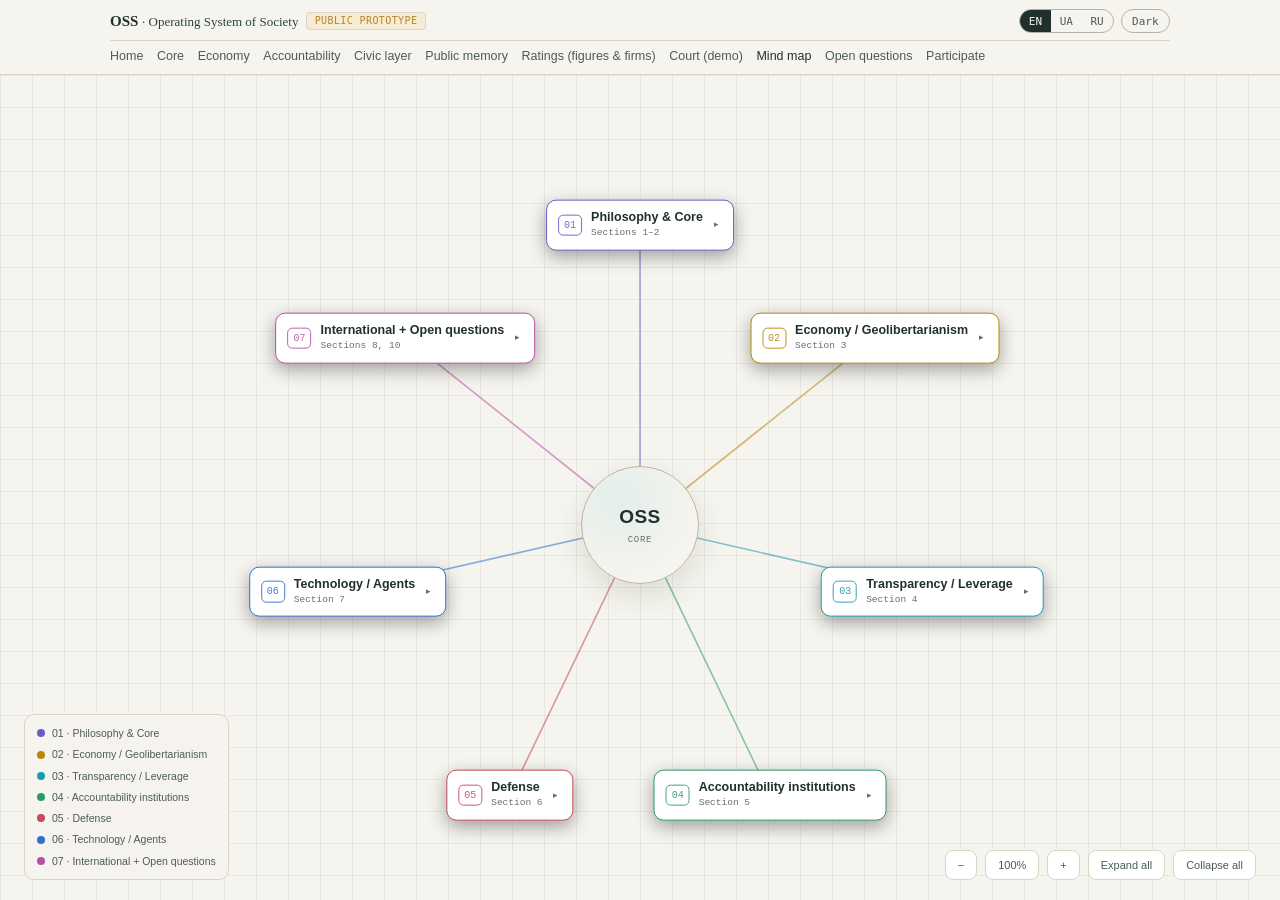
<file: mindmap.html>
<!DOCTYPE html>
<html lang="en">
<head>
<meta charset="UTF-8">
<meta name="viewport" content="width=device-width, initial-scale=1.0">
<title>OSS — Project map</title>
<style>
  /* Default = follow site light paper theme; dark via [data-theme=dark] */
  :root{
    --bg: #F6F4EE;
    --bg-grid: rgba(32,48,44,0.06);
    --panel: #FFFFFF;
    --panel-border: #D9D4C6;
    --text: #20302C;
    --text-muted: #4C5B57;
    --text-dim: #676F6B;
    --hub: #20302C;
    --hub-bg1: #E4EEEB;
    --hub-bg2: #F6F4EE;
    --hub-border: #B9B2A0;
    --hub-shadow: rgba(32,48,44,0.12);
    --ctrl-bg: #FFFFFF;
    --ctrl-border: #D9D4C6;
    --ctrl-hover: #E4EEEB;
    --line-ring: rgba(32,48,44,0.12);
    --node-bg: #FFFFFF;
    --node-bg-hover: #F0EDE6;
    --leaf-bg: #FFFdf8;
    --leaf-bg-hover: #F3F0E8;
    --leaf-bg-active: #E4EEEB;
    --panel-grad-1: #FFFFFF;
    --panel-grad-2: #F6F4EE;
    --close-bg: #F0EDE6;
    --close-border: #D9D4C6;
    --legend-bg: rgba(246,244,238,0.92);
    --ctrl-btn-bg: #FFFFFF;
    --ctrl-btn-border: #D9D4C6;
    --ctrl-btn-hover-border: #B9B2A0;
    --explain-bg: #F6F4EE;

    --c-core: #6B5CC4;
    --c-econ: #B8860B;
    --c-trans: #1A9AAD;
    --c-inst: #2A9A6A;
    --c-def: #C44A5E;
    --c-tech: #2F6FD0;
    --c-intl: #B54FA8;
  }
  [data-theme="dark"]{
    --bg: #0A0F16;
    --bg-grid: rgba(255,255,255,0.035);
    --panel: #121A24;
    --panel-border: #223142;
    --text: #E9EEF3;
    --text-muted: #7E8FA0;
    --text-dim: #6D8095;
    --hub: #E9EEF3;
    --hub-bg1: #1B2836;
    --hub-bg2: #0E151E;
    --hub-border: #2C3E52;
    --hub-shadow: rgba(0,0,0,0.55);
    --ctrl-bg: #121A24;
    --ctrl-border: #223142;
    --ctrl-hover: #1A2430;
    --line-ring: rgba(255,255,255,0.08);
    --node-bg: #131B24;
    --node-bg-hover: #1A2430;
    --leaf-bg: #0E161F;
    --leaf-bg-hover: #101A24;
    --leaf-bg-active: #132030;
    --panel-grad-1: #10171F;
    --panel-grad-2: #0C1219;
    --close-bg: #1B2530;
    --close-border: #2C3E52;
    --legend-bg: rgba(18,26,36,0.7);
    --ctrl-btn-bg: #131B24;
    --ctrl-btn-border: #223142;
    --ctrl-btn-hover-border: #3A4E63;
    --explain-bg: #0E151E;

    --c-core: #9B8CF5;
    --c-econ: #E7B23D;
    --c-trans: #34C6DA;
    --c-inst: #3FC091;
    --c-def: #E0637A;
    --c-tech: #4E8FF7;
    --c-intl: #DA6FCB;
  }
  *{box-sizing:border-box;}
  html,body{
    margin:0; padding:0; height:100%;
    background:var(--bg);
    color:var(--text);
    font-family: -apple-system, "Segoe UI", Helvetica, Arial, sans-serif;
    overflow:hidden;
  }
  .mono{ font-family: "SFMono-Regular", Consolas, "Liberation Mono", Menlo, monospace; }

  #app{ position:relative; width:100%; height:100vh; }

  #bg-grid{
    position:absolute; inset:0;
    background-image:
      linear-gradient(var(--bg-grid) 1px, transparent 1px),
      linear-gradient(90deg, var(--bg-grid) 1px, transparent 1px);
    background-size: 32px 32px;
    pointer-events:none;
  }

  header{
    position:absolute; top:0; left:0; right:0;
    padding: 18px 24px 12px 24px;
    z-index:5;
    pointer-events:none;
  }
  header .eyebrow{
    font-size:11px; letter-spacing:0.14em; text-transform:uppercase;
    color:var(--text-dim); font-family:inherit;
  }
  header h1{
    margin:2px 0 2px 0; font-size:20px; font-weight:600; letter-spacing:-0.01em;
  }
  header p{
    margin:0; font-size:12.5px; color:var(--text-muted); max-width:520px; line-height:1.5;
  }

  #canvas-wrap{
    position:absolute; inset:0;
    overflow:hidden;
    cursor: grab;
    touch-action: none;
  }
  #canvas-wrap.panning{ cursor: grabbing; }
  #zoom-layer{
    position:absolute; inset:0;
    transform-origin: 50% 50%;
    will-change: transform;
  }
  #canvas{
    position:absolute; top:0; left:0;
    width:100%; height:100%;
    transform-origin: 0 0;
  }
  svg#lines{ position:absolute; top:0; left:0; overflow:visible; pointer-events:none; }

  .node{
    position:absolute;
    transform: translate(-50%,-50%);
    cursor:grab;
    user-select:none;
    -webkit-tap-highlight-color: transparent;
    touch-action: none;
  }
  .node.dragging{ cursor:grabbing; z-index:20; }

  .hub{
    width:118px; height:118px; border-radius:50%;
    background: radial-gradient(circle at 32% 28%, var(--hub-bg1), var(--hub-bg2) 72%);
    border:1.5px solid var(--hub-border);
    display:flex; flex-direction:column; align-items:center; justify-content:center;
    box-shadow: 0 0 0 1px rgba(255,255,255,0.02), 0 12px 30px var(--hub-shadow);
    cursor:default;
  }
  .hub .t1{ font-size:19px; font-weight:700; letter-spacing:0.02em; color:var(--hub); }
  .hub .t2{ font-size:9px; color:var(--text-dim); letter-spacing:0.08em; margin-top:3px; text-transform:uppercase; }

  .domain{
    display:flex; align-items:center; gap:9px;
    padding:9px 14px 9px 11px;
    border-radius:10px;
    background: var(--node-bg);
    border:1.5px solid var(--dc);
    box-shadow: 0 6px 18px rgba(0,0,0,0.35);
    white-space:nowrap;
    transition: transform .15s ease, box-shadow .15s ease;
  }
  .domain:hover{ transform: translate(-50%,-50%) scale(1.035); }
  .domain.expanded{ box-shadow: 0 0 0 1px var(--dc), 0 8px 22px rgba(0,0,0,0.45); }
  .domain .code{
    font-size:10px; color:var(--dc); border:1px solid var(--dc);
    border-radius:5px; padding:2px 5px; opacity:0.9; flex:0 0 auto;
  }
  .domain .label{ font-size:12.5px; font-weight:600; line-height:1.2; color:var(--text); }
  .domain .src{ font-size:9.5px; color:var(--text-dim); margin-top:1px; }
  .domain .chev{ font-size:9px; color:var(--text-dim); transition: transform .15s ease; margin-left:2px; }
  .domain.expanded .chev{ transform: rotate(90deg); color:var(--dc); }

  .leaf{
    padding:6px 11px;
    border-radius:8px;
    background: var(--leaf-bg);
    border:1px solid var(--dc-dim);
    max-width:168px;
    transition: transform .15s ease, border-color .15s ease, background .15s ease;
  }
  .leaf:hover{ transform: translate(-50%,-50%) scale(1.05); border-color:var(--dc); background:var(--leaf-bg-hover); }
  .leaf.active{ border-color:var(--dc); background:var(--leaf-bg-active); }
  .leaf .label{ font-size:11px; font-weight:500; line-height:1.3; color:var(--text); }
  .leaf .anchor{
    display:inline-block; margin-top:4px; font-size:8.5px; color:var(--dc);
    background: color-mix(in srgb, var(--dc) 14%, transparent);
    border-radius:4px; padding:1.5px 5px; letter-spacing:0.01em;
  }

  .conn{ stroke-linecap:round; fill:none; }
  .tick{ stroke-linecap:round; }

  /* Detail panel */
  #panel{
    position:absolute; top:0; right:0; height:100%;
    width:320px;
    background: linear-gradient(180deg, var(--panel-grad-1), var(--panel-grad-2));
    border-left:1px solid var(--panel-border);
    padding:20px 20px 20px 22px;
    transform: translateX(100%);
    transition: transform .28s cubic-bezier(.2,.8,.2,1);
    z-index:10;
    overflow-y:auto;
  }
  #panel.open{ transform:translateX(0); }
  #panel .close{
    position:absolute; top:14px; right:14px;
    width:26px; height:26px; border-radius:7px;
    background:var(--close-bg); border:1px solid var(--close-border); color:var(--text-muted);
    display:flex; align-items:center; justify-content:center; cursor:pointer; font-size:14px;
  }
  #panel .p-eyebrow{
    font-size:10px; letter-spacing:0.1em; text-transform:uppercase;
    padding:3px 8px; border-radius:5px; display:inline-block;
    border:1px solid var(--dc); color:var(--dc); margin-bottom:12px;
  }
  #panel h2{ font-size:17px; margin:0 0 10px 0; line-height:1.35; }
  #panel .p-hint{ font-size:13px; color:var(--text-muted); line-height:1.55; margin-bottom:14px; }
  #panel .p-explain{
    font-size:13px; color:var(--text-muted); line-height:1.6; margin-bottom:16px;
    background:var(--explain-bg); border:1px solid var(--panel-border); border-radius:10px; padding:12px 13px;
  }
  #panel .p-explain-label{
    font-size:9.5px; letter-spacing:0.09em; text-transform:uppercase; color:var(--text-dim);
    margin-bottom:6px;
  }
  #panel .p-src{
    font-size:11px; color:var(--text-dim); border-top:1px solid var(--panel-border);
    padding-top:12px; display:flex; justify-content:space-between; align-items:center;
  }
  #panel .p-src b{ color:var(--text-muted); font-weight:600; }
  #panel .empty{ color:var(--text-dim); font-size:13px; line-height:1.6; margin-top:40%; text-align:center; }

  /* Legend + controls */
  #legend{
    position:absolute; left:24px; bottom:20px; z-index:5;
    display:flex; flex-direction:column; gap:5px;
    background:var(--legend-bg); backdrop-filter: blur(6px);
    padding:10px 12px; border-radius:10px; border:1px solid var(--panel-border);
  }
  #legend .row{ display:flex; align-items:center; gap:7px; font-size:10.5px; color:var(--text-muted); }
  #legend .dot{ width:8px; height:8px; border-radius:50%; flex:0 0 auto; }

  #controls{
    position:absolute; right:24px; bottom:20px; z-index:5;
    display:flex; gap:8px;
  }
  #controls button{
    background:var(--ctrl-btn-bg); border:1px solid var(--ctrl-btn-border); color:var(--text-muted);
    font-size:11px; padding:8px 12px; border-radius:8px; cursor:pointer;
    font-family:inherit;
  }
  #controls button:hover{ color:var(--text); border-color:var(--ctrl-btn-hover-border); }

  @media (max-width: 720px){
    header{ padding:14px 16px 8px 16px; }
    header h1{ font-size:17px; }
    header p{ display:none; }
    #panel{ width:100%; height:56%; top:auto; bottom:0; left:0; right:auto;
      transform: translateY(100%); border-left:none; border-top:1px solid var(--panel-border);
      border-radius:16px 16px 0 0; }
    #panel.open{ transform:translateY(0); }
    #legend{ display:none; }
    #controls{ left:16px; right:16px; bottom:16px; justify-content:center; }
  }
</style>

<link rel="stylesheet" href="assets/site.css">
<style>
  /* Mindmap fills viewport below fixed site header — no body padding fight */
  html, body.oss-has-header{
    height: 100% !important;
    overflow: hidden !important;
    padding-top: 0 !important;
    margin: 0 !important;
  }
  body.oss-has-header #app{
    position: fixed;
    top: var(--header-h, 72px);
    left: 0; right: 0; bottom: 0;
    height: auto !important;
    width: 100%;
    margin: 0;
    padding: 0;
    border: none;
    box-shadow: none;
  }
  body.oss-has-header #bg-grid,
  body.oss-has-header #canvas-wrap{
    top: 0 !important;
    margin: 0 !important;
    padding: 0 !important;
  }
  body.oss-has-header header.mm-local{
    display: none !important; /* site nav already identifies the module */
  }
  body.oss-has-header #canvas-wrap{
    position: absolute;
    inset: 0;
  }
  body.oss-has-header #controls{
    position: absolute;
    right: 24px;
    bottom: 20px;
    z-index: 8;
    display: flex !important;
    flex-wrap: wrap;
    gap: 8px;
    max-width: calc(100% - 48px);
  }
  body.oss-has-header #legend{
    position: absolute;
    left: 24px;
    bottom: 20px;
    z-index: 8;
    display: flex !important;
  }
  body.oss-has-header #panel{
    position: absolute;
    top: 0;
    right: 0;
    height: 100%;
    max-height: none;
    z-index: 12;
    margin: 0;
    border-radius: 0;
    /* flush under site header — no gap */
  }
  
  
  @media (max-width: 720px){
    body.oss-has-header #legend{ display: none !important; }
    body.oss-has-header #panel{
      top: auto; bottom: 0; left: 0; right: 0;
      height: 52%; width: 100%;
    }
    body.oss-has-header #controls{
      left: 12px; right: 12px; bottom: 12px;
      justify-content: center;
    }
  }
</style>

<script>
(function(){
  var k='oss-theme';
  var s=localStorage.getItem(k);
  if(s==='dark'||(!s&&window.matchMedia&&matchMedia('(prefers-color-scheme: dark)').matches))
    document.documentElement.setAttribute('data-theme','dark');
})();
</script>
<script src="assets/site.js" defer></script>
</head>
<body>
<div id="app">
  <div id="bg-grid"></div>
  <header class="mm-local">
    <div class="eyebrow mono">ОСО / OSS — Mind Map v1.0</div>
    <h1>Операционная Система Общества</h1>
    <p>7 доменов проекта вокруг ядра. Клик по домену — развернуть подтемы. Клик по любому узлу — детали справа.</p>
  </header>
  <div id="canvas-wrap">
    <div id="zoom-layer">
      <svg id="lines"></svg>
      <div id="canvas"></div>
    </div>
  </div>
  <div id="legend"></div>
  <div id="controls">
    <button id="btn-zoom-out" title="Отдалить">−</button>
    <button id="btn-zoom-reset" title="Сбросить вид">100%</button>
    <button id="btn-zoom-in" title="Приблизить">+</button>
    <button id="btn-expand">Развернуть все</button>
    <button id="btn-collapse">Свернуть все</button>
  </div>
  <div id="panel">
    <div class="close" id="panel-close">✕</div>
    <div id="panel-body"><div class="empty">Выберите узел на карте,<br>чтобы увидеть детали.</div></div>
  </div>
</div>

<script>

// --- i18n for mindmap UI + domain labels ---
const MM_LANG = (function(){
  var L = localStorage.getItem('oss-lang') || 'en';
  if (L === 'uk') L = 'ua';
  return (L === 'ua' || L === 'ru') ? L : 'en';
})();

const MM_UI = {
  en: {
    eye: 'OSS — Project mind map v1.0',
    h1: 'Operating System of Society',
    sub: 'Seven project domains around the core. Click a domain to expand topics. Click any node for details.',
    zoomOut: 'Zoom out', zoomReset: 'Reset view', zoomIn: 'Zoom in',
    expand: 'Expand all', collapse: 'Collapse all',
    empty: 'Select a node on the map<br>to see details.',
    hub: 'CORE', domainTag: 'DOMAIN', subtopicTag: 'SUBTOPIC', plainWords: 'In plain words', source: 'Source'
  },
  ua: {
    eye: 'ОСС — Карта проєкту v1.0',
    h1: 'Операційна Система Суспільства',
    sub: '7 доменів проєкту навколо ядра. Клік по домену — розгорнути підтеми. Клік по вузлу — деталі справа.',
    zoomOut: 'Віддалити', zoomReset: 'Скинути вигляд', zoomIn: 'Наблизити',
    expand: 'Розгорнути все', collapse: 'Згорнути все',
    empty: 'Оберіть вузол на карті,<br>щоб побачити деталі.',
    hub: 'ЯДРО', domainTag: 'ДОМЕН', subtopicTag: 'ПІДТЕМА', plainWords: 'Простими словами', source: 'Джерело'
  },
  ru: {
    eye: 'ОСО — Карта проекта v1.0',
    h1: 'Операционная Система Общества',
    sub: '7 доменов проекта вокруг ядра. Клик по домену — развернуть подтемы. Клик по любому узлу — детали справа.',
    zoomOut: 'Отдалить', zoomReset: 'Сбросить вид', zoomIn: 'Приблизить',
    expand: 'Развернуть все', collapse: 'Свернуть все',
    empty: 'Выберите узел на карте,<br>чтобы увидеть детали.',
    hub: 'ЯДРО', domainTag: 'ДОМЕН', subtopicTag: 'ПОДТЕМА', plainWords: 'Простыми словами', source: 'Источник'
  }
};

// Domain + child label/summary overlays (explain stays from source unless overridden)
const MM_DOM = {
  en: {
    core: {label:'Philosophy & Core', src:'Sections 1–2', summary:'Constitutional core (Arts. I–XI) — people as the source of legitimacy; rights recognized by existence, not granted as privilege.',
      explain:"The Core is the set of rules that can't be broken, no matter what. Think of a constitution written so that no one — not the president, not the police, not even a voting majority — can take away a person's basic rights. Changing these rules requires every existing branch of the project to agree, after at least a year of open discussion — deliberately made very hard, so the Core can't be rewritten for short-term convenience."},
    econ: {label:'Economy / Geolibertarianism', src:'Section 3', summary:'LVT, Citizen’s Dividend, Sovereign Fund — rent on commons, not a tax on labor.',
      explain:"Instead of taxing wages, purchases, or business profits, the system charges only for land — specifically the land itself, not the house or factory built on it. The idea: no one created the land, it came to everyone from nature, so it's fair that whoever uses it pays the rest of the citizens a small rent. The money collected goes into a shared fund and comes back to people as a dividend — like in Alaska, where every resident gets an annual payout from the state's oil revenue."},
    trans: {label:'Transparency / Leverage', src:'Section 4', summary:'Disclosure of systemic influence and surveillance clients without turning the citizen into a naked profile.',
      explain:"If some organization or person has so much influence that their problems could bring down the whole system (like a big bank whose failure could trigger a financial crisis), society has the right to know about it in advance — not only after everything has already collapsed. Same with surveillance: if someone commissions monitoring of citizens, society should know who exactly ordered it, not just who formally carried it out."},
    inst: {label:'Accountability institutions', src:'Section 5', summary:'Ratings as data only, court/arbitration, conscientious refusal, custody of orders.',
      explain:"This is about making power answer for its actions, even without familiar elections or a free press. Officials and companies get a public rating for honesty and quality of work, disputed cases are decided by an independent lottery-selected court (like a jury), and a soldier or police officer ordered to do something illegal is legally protected if they refuse to carry it out."},
    def: {label:'Defense', src:'Section 6', summary:'Militia model and contract instead of conscription; digitized chain of command.',
      explain:"Instead of an army that conscripts everyone against their will, defense is built on volunteers who chose to serve, plus a model like Switzerland's, where weapons are kept at home by ordinary people, not only in barracks. It's a trade-off: the army will be smaller, but it won't contain people who didn't want to be there."},
    tech: {label:'Technology / Agents', src:'Section 7', summary:'Agent architecture, hierarchical domains, anti-concentration in compute.',
      explain:"AI agents and digital tools help the system run — for example, they fact-check, notice when an official says one thing while people think another, and monitor budget transparency. But it isn't run by one all-powerful AI; instead there are many separate specialist programs, each with its own narrow task, so no one can gain control over everything at once."},
    intl: {label:'International + Open questions', src:'Sections 8, 10', summary:'Charter-city fork model and an honest registry of what is not yet settled.',
      explain:"The project doesn't try to take over existing countries — instead it proposes starting in one small place (modeled on existing experimental cities like Próspera in Honduras), proving the system works, and only then expanding. It's also honest that a lot is still unresolved — exact voting rules, for instance — deliberately left open rather than made up in advance."}
  },
  ua: {
    core: {label:'Філософія і Ядро', src:'Розділи 1–2', summary:'Конституційне ядро (Ст. I–XI) — люди як джерело легітимності; права за фактом існування, не як привілей.',
      explain:'Ядро — це правила, які не можна порушувати, хай там що станеться. Уяви конституцію, написану так, щоб ніхто — ні президент, ні поліція, ні навіть більшість на голосуванні — не міг відібрати в людини її базові права. Змінити ці правила можна, лише якщо згодні абсолютно всі наявні відгалуження проєкту, і лише після року відкритого обговорення — це навмисно зроблено дуже складним, щоб Ядро не переписували під сьогохвилинну вигоду.'},
    econ: {label:'Економіка / Геолібертаріанство', src:'Розділ 3', summary:'LVT, Citizen’s Dividend, Sovereign Fund — рента зі спільного, не податок на працю.',
      explain:'Замість податків на зарплату, покупки чи прибуток бізнесу система бере плату лише за землю — точніше, за саму землю, а не за будинок чи завод, побудований на ній. Ідея в тому, що землю ніхто не створював — вона дісталася всім від природи, тож справедливо, щоб кожен, хто нею користується, платив решті громадян невелику ренту. Зібрані гроші йдуть у спільний фонд і повертаються людям у вигляді дивіденду — як на Алясці, де кожен житель щорічно отримує виплату з нафтових доходів штату.'},
    trans: {label:'Прозорість / Leverage', src:'Розділ 4', summary:'Розкриття системного впливу і замовника стеження без «голого профілю» громадянина.',
      explain:'Якщо якась організація чи людина має настільки великий вплив, що їхні проблеми можуть обвалити всю систему (як великий банк, через який може початися фінансова криза), — суспільство має право знати про це заздалегідь, а не лише коли все вже впало. Те саме зі стеженням: якщо хтось замовляє спостереження за громадянами, суспільство має знати, хто саме це замовив, а не тільки хто формально це виконав.'},
    inst: {label:'Інститути підзвітності', src:'Розділ 5', summary:'Рейтинг лише як дані, суд/арбітраж, відмова за совістю, custody наказів.',
      explain:'Це про те, як змусити владу відповідати за свої вчинки, навіть якщо немає звичних виборів чи преси. Чиновники і компанії отримують публічний рейтинг за чесність і якість роботи, спірні справи вирішує незалежний суд за жеребом (як присяжні), а військовий чи поліціянт, якому наказали зробити щось незаконне, юридично захищений, якщо він відмовиться виконувати такий наказ.'},
    def: {label:'Оборона', src:'Розділ 6', summary:'Міліційна модель і контракт замість призову; оцифрований ланцюг командування.',
      explain:'Замість армії, куди всіх забирають проти волі, — оборона будується на добровольцях, які самі вирішили служити, плюс на моделі на кшталт швейцарської, де зброя зберігається вдома у звичайних людей, а не лише в казармах. Це компроміс: армія вийде не такою чисельною, зате в ній не буде людей, які не хотіли там опинитися.'},
    tech: {label:'Технології / Агенти', src:'Розділ 7', summary:'Агентна архітектура, доменні ієрархії, анти-концентрація обчислень.',
      explain:"ІІ-агенти й цифрові інструменти допомагають системі працювати — наприклад, перевіряють факти, помічають, коли чиновник каже одне, а люди думають інше, стежать за прозорістю бюджету. Але керування влаштоване не одним всемогутнім ІІ, а безліччю окремих програм-фахівців, у кожної — своє вузьке завдання, щоб ніхто не міг отримати контроль над усім одразу."},
    intl: {label:'Міжнародне + Відкриті питання', src:'Розділи 8, 10', summary:'Модель форка через чартерні міста та чесний реєстр невирішеного.',
      explain:'Проєкт не намагається захопити наявні країни — натомість пропонується почати з одного невеликого місця (за зразком наявних експериментальних міст на кшталт Próspera в Гондурасі), довести, що система працює, і лише потім розширюватися. При цьому чесно визнається, що багато чого ще не вирішено — наприклад, точні правила для голосування — навмисно залишено відкритим, а не вигадано заздалегідь.'}
  },
  ru: {
    core: {label:'Философия и Ядро', summary:'Конституционное ядро (Ст. I–XI) — люди как источник легитимности, права по факту существования.'},
    econ: {label:'Экономика / Геолибертарианство', summary:'LVT, Citizen’s Dividend, Sovereign Fund — рента с общего, не налог на труд.'},
    trans: {label:'Прозрачность / Leverage', summary:'Раскрытие системного влияния и заказчика слежки без «голого профиля» гражданина.'},
    inst: {label:'Институты подотчётности', summary:'Рейтинг только как данные, суд/арбитраж, отказ по совести, custody приказов.'},
    def: {label:'Оборона', summary:'Милиционная модель и контракт вместо призыва; оцифрованная цепочка командования.'},
    tech: {label:'Технологии / Агенты', summary:'Агентная архитектура, доменные иерархии, анти-концентрация вычислений.'},
    intl: {label:'Международное + Открытые вопросы', summary:'Модель форка через чартерные города и честный реестр нерешённого.'}
  }
};

const MM_CHILD = {
  en: {
    'NAP и самопринадлежность':'NAP & self-ownership',
    'Presumption of Freedom':'Presumption of Freedom',
    'Запрет мобилизации':'Ban on mobilization',
    'Анти-концентрация власти':'Anti-concentration of power',
    'Реципрокная прозрачность':'Reciprocal transparency',
    'Genesis-согласие':'Genesis consent',
    'Право выхода':'Right of exit',
    'Порядок изменения Ядра':'Core amendment procedure',
    'Равенство перед законом':'Equality before the law',
    'Риск: координация как оружие':'Risk: coordination as a weapon',
    'Явка и экстренный путь':'Turnout & emergency path',
    'Land Value Tax':'Land Value Tax',
    'Оценка земли':'Land valuation',
    'Защита от бездомности':'Homelessness protection',
    'Citizen’s Dividend':'Citizen’s Dividend',
    'Sovereign Fund':'Sovereign Fund',
    'Надбавка за простой':'Vacancy surcharge',
    'Отказ от ресурсной экономики':'Rejection of resource economy',
    'Наследство: чьё право реализовано':'Inheritance: whose right is realized',
    'SIFI-модель раскрытия':'SIFI-style disclosure',
    'Раскрытие заказчика слежки':'Surveillance client disclosure',
    'Хрупкость аналогов':'Fragility of analogues',
    'Рейтинговая система':'Rating system',
    'Corporate Accountability':'Corporate Accountability',
    'Судебный/арбитражный модуль':'Court / arbitration module',
    'Conscientious Refusal':'Conscientious Refusal',
    'Custody Chain записи приказов':'Custody chain of orders',
    'Non-derogable acts':'Non-derogable acts',
    'Local Integration Capacity':'Local Integration Capacity',
    'Принцип 5.0 — наблюдаемое поведение':'Principle 5.0 — observed behavior',
    'Швейцарская милиционная модель':'Swiss militia model',
    'Контракт вместо призыва':'Contract instead of conscription',
    'Digitized Chain-of-Command':'Digitized Chain-of-Command',
    'Hierarchical агентная архитектура':'Hierarchical agent architecture',
    'Чартерные города как модель форка':'Charter cities as fork model',
    'Урок Próspera':'Próspera lesson',
    'Риск алгоритмического сговора':'Risk of algorithmic collusion',
    'InTruth фактчекинг':'InTruth fact-checking',
    'Гражданское Polis-приложение':'Civic Polis app',
    'Досье связей чиновника':"Official's connections dossier",
    'Бюджетная прозрачность':'Budget transparency',
    'Прозрачность влияния: улица→трибуна':'Influence transparency: street to podium',
    'Три поправки для первого форка':'Three amendments for the first fork',
    'Реестр открытых вопросов':'Open questions registry',
    'Связность между форками':'Connectivity between forks'
  },
  ua: {
    'NAP и самопринадлежность':'NAP і самоналежність',
    'Запрет мобилизации':'Заборона мобілізації',
    'Анти-концентрация власти':'Анти-концентрація влади',
    'Реципрокная прозрачность':'Реципрокна прозорість',
    'Genesis-согласие':'Genesis-згода',
    'Право выхода':'Право виходу',
    'Порядок изменения Ядра':'Порядок зміни Ядра',
    'Равенство перед законом':'Рівність перед законом',
    'Риск: координация как оружие':'Ризик: координація як зброя',
    'Явка и экстренный путь':'Явка і екстрений шлях',
    'Оценка земли':'Оцінка землі',
    'Защита от бездомности':'Захист від бездомності',
    'Надбавка за простой':'Надбавка за простій',
    'Отказ от ресурсной экономики':'Відмова від ресурсної економіки',
    'Наследство: чьё право реализовано':'Спадщина: чиє право реалізовано',
    'SIFI-модель раскрытия':'SIFI-модель розкриття',
    'Раскрытие заказчика слежки':'Розкриття замовника стеження',
    'Хрупкость аналогов':'Крихкість аналогів',
    'Рейтинговая система':'Рейтингова система',
    'Судебный/арбитражный модуль':'Судовий/арбітражний модуль',
    'Custody Chain записи приказов':'Custody Chain запису наказів',
    'Принцип 5.0 — наблюдаемое поведение':'Принцип 5.0 — спостережувана поведінка',
    'Швейцарская милиционная модель':'Швейцарська міліційна модель',
    'Контракт вместо призыва':'Контракт замість призову',
    'Hierarchical агентная архитектура':'Hierarchical агентна архітектура',
    'Чартерные города как модель форка':'Чартерні міста як модель форка',
    'Урок Próspera':'Урок Próspera',
    'Риск алгоритмического сговора':'Ризик алгоритмічної змови',
    'InTruth фактчекинг':'InTruth фактчекінг',
    'Гражданское Polis-приложение':'Громадянський застосунок Polis',
    'Досье связей чиновника':"Досьє зв'язків чиновника",
    'Бюджетная прозрачность':'Бюджетна прозорість',
    'Прозрачность влияния: улица→трибуна':'Прозорість впливу: вулиця→трибуна',
    'Три поправки для первого форка':'Три поправки для першого форка',
    'Реестр открытых вопросов':'Реєстр відкритих питань',
    'Связность между форками':"Зв'язність між форками"
  }
};

const MM_TR = {
  "NAP и самопринадлежность": { en:{hint:"Everyone owns their body, time, and labor outright. Initiating aggression is banned.", explain:"No one has the right to hit you, rob you, or force you to do something against your will — not another person, not the state. Your body and your labor belong only to you, and this rule works the same for an ordinary citizen and for a police officer."}, ua:{hint:"Кожен безроздільно володіє тілом, часом, працею. Заборона ініціації агресії.", explain:"Ніхто не має права бити, грабувати чи змушувати тебе робити щось проти волі — ні інша людина, ні держава. Твоє тіло і твоя праця належать тільки тобі, і це правило працює однаково і для звичайного громадянина, і для поліцейського."} },
  "Presumption of Freedom": { en:{hint:"Ambiguity is read in favor of freedom. Modeled on Grundgesetz Art. 2 and the US 9th Amendment.", explain:"If a law is written vaguely and it's unclear what exactly it allows or forbids, the default assumption is that it's allowed. This protects against power interpreting foggy laws in its own favor, just to ban something."}, ua:{hint:"Невизначеність тлумачиться на користь свободи. За зразком Grundgesetz Ст.2 та 9-ї поправки США.", explain:"Якщо закон написаний нечітко і незрозуміло, що саме він дозволяє, а що забороняє, — за замовчуванням вважається, що дозволено. Це захист від ситуації, коли влада тлумачить туманні закони на свою користь, аби щось заборонити."} },
  "Запрет мобилизации": { en:{hint:"No mandatory service. Defense is a voluntary contract only.", explain:"No one can be forcibly conscripted into the army. You can only serve by your own choice and under contract — like a regular job, not a duty imposed on you."}, ua:{hint:"Жодної обов'язкової служби. Оборона — лише добровільний контракт.", explain:"Нікого не можна силою забрати в армію. Служити можна тільки за власним бажанням і за контрактом — як звичайну роботу, а не повинність."} },
  "Анти-концентрация власти": { en:{hint:"No single institution controls enforcement, data, and finance at once.", explain:"The police, the services that collect data about people, and those who control the money are three separate, independent structures. If all of that were in one set of hands, abuse of power would be far too easy."}, ua:{hint:"Жоден інститут не контролює одночасно правозастосування, дані й фінанси.", explain:"Поліція, служби, що збирають дані про людей, і ті, хто розпоряджається грошима, — це три різні, незалежні одна від одної структури. Якби все це було в одних руках, зловживати владою було б занадто легко."} },
  "Реципрокная прозрачность": { en:{hint:"The Palantir principle: whoever deploys surveillance accepts being surveilled themselves. Applies to the beneficial initiator.", explain:"If the state or a company is watching you, you have the right to know exactly who's behind it and why. Surveillance isn't a one-way street: whoever watches others must also be watched."}, ua:{hint:"Принцип Palantir: хто розгортає стеження, визнає стеження за собою. Застосовується до бенефіціарного ініціатора.", explain:"Якщо держава чи компанія стежить за тобою, у тебе є право знати, хто саме за цим стоїть і навіщо. Стеження — це не вулиця з одностороннім рухом: той, хто спостерігає за іншими, теж має бути під наглядом."} },
  "Genesis-согласие": { en:{hint:"A soulbound signature. Basic rights are unconditional. Voice and roles require explicit consent.", explain:"Each person confirms their participation in the system once, with a digital signature that can't be transferred or forged. But a person's basic rights don't depend on whether they signed it — consent is only needed to vote and hold roles, not to have the right to life and freedom."}, ua:{hint:"Soulbound-підпис. Базові права — безумовні. Голос і ролі — за явною згодою.", explain:"Кожна людина один раз підтверджує свою участь у системі цифровим підписом, який не можна передати іншому і не можна підробити. Але базові права людини не залежать від того, підписала вона це чи ні — згода потрібна лише для того, щоб голосувати і займати ролі, а не для того, щоб мати право на життя і свободу."} },
  "Право выхода": { en:{hint:"Fork or relocate without losing personal rights or assets.", explain:"If you don't like how things are set up, you can leave — create your own separate version of the system (a fork) or move to another one — without losing your rights or your property."}, ua:{hint:"Форк або релокація без втрати особистих прав і активів.", explain:"Якщо тобі не подобається, як усе влаштовано, ти можеш піти — створити свою окрему версію системи (форк) або переїхати в іншу — і при цьому не втратиш ні своїх прав, ні свого майна."} },
  "Порядок изменения Ядра": { en:{hint:"Unanimous consent of all active forks + at least 1 year of public debate.", explain:"Changing the base rules is deliberately made almost impossible: every existing independent branch of the project has to agree, and the debate has to run for at least a year. This protects against anyone rushing through amendments that suit them."}, ua:{hint:"Одностайність усіх активних форків + мінімум 1 рік публічного обговорення.", explain:"Базові правила змінити майже неможливо навмисно: потрібно, щоб погодились абсолютно всі наявні незалежні гілки проєкту, і щоб обговорення тривало щонайменше рік. Це захист від того, щоб хтось поспіхом провів зручні для себе поправки."} },
  "Равенство перед законом": { en:{hint:"No office grants procedural immunity from enforcement.", explain:"The president, a judge, a police officer — none of them is above the law just because of their position. If they break the rules, they're tried the same way as an ordinary person, with no special immunity."}, ua:{hint:"Жодна посада не дає процедурного імунітету від правозастосування.", explain:"Президент, суддя, поліціянт — ніхто з них не вищий за закон просто через свою посаду. Якщо вони порушують правила, їх судять так само, як звичайну людину, без особливої недоторканності."} },
  "Риск: координация как оружие": { en:{hint:"Choi & Bowles, Science 2007 — the coevolution of parochial altruism and warfare. Honestly not a solved risk.", explain:"Researchers noticed that people's ability to unite and sacrifice for their own group historically evolved together with the ability to wage war on other groups — two sides of the same evolutionary coin. The project is honest about this: it's still unclear how to keep a strong sense of “us” from turning into readiness to see everyone else as “them.”"}, ua:{hint:"Choi & Bowles, Science 2007 — коеволюція парохіального альтруїзму і війни. Чесно не знятий ризик.", explain:"Науковці помітили, що здатність людей об'єднуватися і жертвувати собою заради своєї групи історично розвивалася разом зі здатністю воювати проти інших груп — це ніби два боки однієї еволюційної монети. Проєкт чесно визнає: поки незрозуміло, як зробити так, щоб сильне відчуття «своїх» не перетворювалося на готовність бачити в інших «чужих»."} },
  "Явка и экстренный путь": { en:{hint:"DEPLOYED. Turnout transparency instead of a quorum + a 72-hour path for urgent technical fixes, auto-expiring after 90 days.", explain:"It used to be unclear: if turnout was low but the required 2/3 was reached among those who showed up, is that legitimate or not? The fix — not a hard “minimum voter count” (that would let opponents just stay home and sink a decision), but always publishing turnout honestly next to the result. And separately: for urgent technical breakdowns (not value-laden decisions), there's a fast 72-hour path instead of the usual 90 days — but it automatically stops applying if the decision isn't properly confirmed."}, ua:{hint:"DEPLOYED. Прозорість явки замість кворуму + 72-годинний шлях для термінових технічних фіксів з автозакінченням через 90 днів.", explain:"Раніше було незрозуміло: якщо мало людей проголосувало, а потрібні 2/3 набралися серед тих, хто прийшов, — це законно чи ні? Рішення — не вводити жорстке «мінімальне число тих, хто голосує» (це дало б противникам рішення можливість просто не приходити і цим його зірвати), а завжди чесно публікувати явку поруч із результатом. І окремо: для термінових технічних поломок (не для важливих ціннісних рішень) є швидкий шлях у 72 години замість звичайних 90 днів — але він автоматично перестає діяти, якщо рішення не підтвердили по-справжньому."} },
  "Land Value Tax": { en:{hint:"Rate corridor 0.1–2.0%, benchmark is Estonia (the only country practicing pure Georgism).", explain:"You pay a small percentage of the land's value alone (not the house on it) every year — from 0.1% to 2%. Estonia is the only country that has genuinely tried living by this principle, and it became the benchmark."}, ua:{hint:"Коридор ставки 0.1–2.0%, еталон — Естонія (єдина країна з чистим джорджизмом на практиці).", explain:"Платиш невеликий відсоток від вартості саме землі (не будинку на ній) щороку — від 0.1% до 2%. Естонія — єдина країна, яка по-справжньому спробувала жити за таким принципом, і це стало орієнтиром."} },
  "Оценка земли": { en:{hint:"Residual method + CAMA structure + an oracle based on hedonic regression over the deals registry.", explain:"To figure out how much the land alone is worth, apart from the house, mathematical models compare similar plots and real transaction prices in the area — roughly what real-estate agencies already do, but by a strict formula instead of a guess."}, ua:{hint:"Метод залишку + CAMA-структура + оракул на гедонічній регресії за реєстром угод.", explain:"Щоб зрозуміти, скільки коштує земля окремо від будинку, використовують математичні моделі, які порівнюють подібні ділянки та реальні ціни угод у окрузі — приблизно так само, як це роблять агентства нерухомості, але за строгою формулою, а не на око."} },
  "Защита от бездомности": { en:{hint:"Three lines: Dividend offset → deferral with a lien (up to 80% equity) → emergency bridge loan.", explain:"If someone can't pay the land tax, there are three safety layers: first, the tax is simply deducted from their own dividend, then payment can be deferred against the future value of the home, and only as a last resort — an emergency loan. The goal: no one loses their home because of this tax."}, ua:{hint:"Три лінії: залік Dividend → deferral із заставою (до 80% equity) → екстрений bridge-кредит.", explain:"Якщо людині нема чим платити земельний податок, є три рівні підстраховки: спочатку податок просто віднімають з її ж дивіденду, потім можна відкласти оплату під заставу майбутньої вартості будинку, і лише в крайньому разі — екстрений кредит. Мета — щоб ніхто не втратив житло через цей податок."} },
  "Citizen’s Dividend": { en:{hint:"Not conditioned on Genesis consent; paid to children too. Analogous to the Alaska PFD.", explain:"Every person — including children — regularly receives a share of the money collected from the land tax, simply for existing, not for any work. Similar to how every Alaska resident gets an annual payout from the state's oil revenue."}, ua:{hint:"Не обумовлений Genesis-згодою, нараховується і дітям. Аналог — Alaska PFD.", explain:"Кожна людина — включно з дітьми — регулярно отримує частину грошей, зібраних із земельного податку, просто за те, що вона існує, а не за якусь роботу. Схоже на те, як на Алясці кожен житель штату отримує щорічну виплату з нафтових доходів."} },
  "Sovereign Fund": { en:{hint:"Four-tier structure modeled on GPFG (Norway): Strategist/Operator/Ethics body/Council.", explain:"Part of the money collected isn't spent right away — it's invested in a long-term shared fund, like Norway's oil fund, one of the largest in the world, so the money keeps working for future generations instead of running out in a single year."}, ua:{hint:"Чотирирівнева структура за зразком GPFG (Норвегія): Стратег/Оператор/Ethics-орган/Рада.", explain:"Частина зібраних грошей не витрачається одразу, а вкладається в довгостроковий спільний фонд — як норвезький нафтовий фонд, один з найбільших у світі, — щоб гроші працювали на майбутні покоління, а не закінчувалися за один рік."} },
  "Надбавка за простой": { en:{hint:"+2–3 pp for 6+ months idle. Vancouver: vacancy fell from 0.9% to 0.49% by 2024.", explain:"If someone owns vacant property and deliberately doesn't rent or sell it (say, waiting for the price to rise), they pay an increased tax. In Vancouver, this measure genuinely cut the amount of vacant housing almost in half."}, ua:{hint:"+2–3 в.п. за простій 6+ міс. Ванкувер: вакантність ↓ з 0.9% до 0.49% до 2024.", explain:"Якщо людина володіє порожньою нерухомістю і навмисно не здає і не продає її (наприклад, чекає, поки ціна зросте), вона платить підвищений податок. У Ванкувері такий захід реально скоротив кількість порожнього житла майже вдвічі."} },
  "Отказ от ресурсной экономики": { en:{hint:"Judged premature — would require first solving scarcity and conflict problems.", explain:"There was an idea to build the economy around directly distributing physical resources, without money, but the project's authors decided it's currently too complex and risky, and shelved the idea for later."}, ua:{hint:"Визнано передчасним — потребує вирішення проблем дефіциту і конфліктів.", explain:"Була ідея побудувати економіку навколо прямого розподілу фізичних ресурсів, без грошей, але автори проєкту вирішили, що це поки що надто складно і ризиковано, і відклали цю ідею на майбутнє."} },
  "Наследство: чьё право реализовано": { en:{hint:"DEPLOYED. What's bequeathed is a protected right to dispose of what you earned; an unclaimed large remainder goes to the Sovereign Fund, not to a random heir.", explain:"If a person decided themselves who to leave their property to, that's respected — they earned it, it's their call. But if no one decided and the inheritance is large, it doesn't automatically go to a distant relative — the system must first search for real heirs, and only if none are found does the remainder go to the shared fund that later pays everyone's dividend. Even years later, an heir who turns up can still claim their share in cash. And for small, ordinary family savings, nothing changes at all — the rule only concerns large, unclaimed remainders."}, ua:{hint:"DEPLOYED. Заповідане — захищене право розпорядитися заробленим; неприйнятий великий залишок — у Sovereign Fund, не випадковому спадкоємцю.", explain:"Якщо людина сама вирішила, кому залишити своє майно, — це поважається: вона заробила, їй і вирішувати. Але якщо ніхто не вирішив і спадщина велика, вона не дістається автоматично далекому родичу — спочатку систему зобов'язана пошукати справжніх спадкоємців, і лише якщо нікого не знайдено, залишок іде у спільний фонд, з якого потім усім платять дивіденд. Навіть через роки спадкоємець, що з'явився, може забрати свою частку грошима. А для дрібних, звичайних сімейних заощаджень взагалі нічого не змінюється — правило тільки про великі, нікому не затребувані залишки."} },
  "SIFI-модель раскрытия": { en:{hint:"Borrowed from FSB/Basel: a 5-factor systemic-significance assessment, not just debt size.", explain:"Not every company has to disclose everything about itself — only those whose collapse could really bring down the economy for everyone else, like a major bank. It's the same principle financial regulators already use to identify banks that are “too big to fail.”"}, ua:{hint:"Запозичено у FSB/Базеля: 5-факторна оцінка системної значущості, не сума боргу.", explain:"Не будь-яка компанія зобов'язана розкривати все про себе — лише ті, чий крах реально може обвалити економіку для решти, як великий банк. Це той самий принцип, за яким фінансові регулятори вже визначають банки «занадто великі, щоб впасти»."} },
  "Раскрытие заказчика слежки": { en:{hint:"Disclosure applies to the beneficial initiator, not the formal executor — no hiding behind proxies.", explain:"If you're being watched, it matters to know not just the company that physically installed the cameras or the surveillance software, but who actually ordered it and paid for it — otherwise it's easy to hide behind a shell company."}, ua:{hint:"Розкриттю підлягає бенефіціарний ініціатор, не формальний виконавець — заборона підставних осіб.", explain:"Якщо за тобою стежать, важливо дізнатися не лише компанію, яка фізично встановила камери чи програму стеження, а того, хто насправді це замовив і заплатив за це — інакше легко сховатися за підставною фірмою."} },
  "Хрупкость аналогов": { en:{hint:"The US Corporate Transparency Act (2020) was gutted via FinCEN in 2025–2026 — protected here by a raised threshold (2/3+90 days).", explain:"The US passed a similar corporate-transparency law in 2020, but over a few years officials gradually weakened its requirements almost to nothing. The lesson: such rules need an especially high threshold to repeal, or they get quietly hollowed out."}, ua:{hint:"US Corporate Transparency Act (2020) вихолощено через FinCEN у 2025–2026 — захищено підвищеним порогом (2/3+90 днів).", explain:"У США ухвалили схожий закон про прозорість компаній 2020 року, але за кілька років чиновники поступово послабили його вимоги майже до нуля. Це урок: такі правила треба захищати особливо високим порогом для скасування, інакше їх непомітно вихолостять."} },
  "Рейтинговая система": { en:{hint:"Trust / competence / ethics. Suspension thresholds 3.0 / 2.5 / 2.0.", explain:"Every official has a public rating on three scales — how much they're trusted, how competent they are, and how ethically they behave. If the rating drops below a certain line, review or suspension procedures kick in."}, ua:{hint:"Довіра / компетентність / етика. Пороги відсторонення 3.0 / 2.5 / 2.0.", explain:"У кожного чиновника є публічний рейтинг за трьома шкалами — наскільки йому довіряють, наскільки він компетентний і наскільки етично поводиться. Якщо рейтинг падає нижче певної межі, починають діяти процедури перевірки чи відсторонення."} },
  "Corporate Accountability": { en:{hint:"zkTLS employment verification without employer involvement. Multi-axis business rating.", explain:"Companies get a public rating too — but not just based on the employer's word; a cryptographic technology verifies a person's employment data without letting the employer fake or hide it."}, ua:{hint:"zkTLS-верифікація працевлаштування без участі роботодавця. Багатоосьовий рейтинг бізнесу.", explain:"Компанії теж отримують публічний рейтинг — але не просто зі слів роботодавця, а за допомогою криптографічної технології, яка перевіряє дані про працевлаштування людини, не даючи роботодавцю їх підробити чи приховати."} },
  "Судебный/арбитражный модуль": { en:{hint:"Two-tier model, benchmark is Kleros. 3 case categories: 24–48h / 5–10 days / no deadline.", explain:"Disputes aren't decided by a single judge appointed by power, but by a panel of randomly selected people — much like a jury, modeled on the existing Kleros online system. Different case types move at different speeds: from a day for urgent ones to weeks for complex ones."}, ua:{hint:"Дворівнева модель, еталон Kleros. 3 категорії справ: 24–48г / 5–10 днів / без строку.", explain:"Спори вирішує не один суддя, призначений владою, а колегія випадково обраних людей — приблизно як присяжні, але за зразком наявної онлайн-системи Kleros. Різні типи справ розглядаються з різною швидкістю: від доби для термінових до тижнів для складних."} },
  "Conscientious Refusal": { en:{hint:"Standing Order Envelope + coverage by the function of using force, not by the name of the structure.", explain:"If a soldier or police officer is given a clearly illegal order (say, to use force against unarmed civilians), they have an official, legally protected right to refuse to carry it out — and can't be punished for it."}, ua:{hint:"Standing Order Envelope + охоплення за функцією застосування сили, не за назвою структури.", explain:"Якщо військовому чи поліціянту віддають явно незаконний наказ (наприклад, застосувати силу проти беззбройних мирних людей), у нього є офіційне, юридично захищене право відмовитися його виконувати — і за це його не можна покарати."} },
  "Custody Chain записи приказов": { en:{hint:"Automatic activation + storage outside the chain of command. Lesson from police body cameras.", explain:"All orders to the military and police are automatically recorded and stored somewhere that doesn't answer to the same superiors giving those orders — so the record can't later be erased or faked. The idea is similar to police body cameras, but for orders, not just video."}, ua:{hint:"Автоматична активація + зберігання поза підпорядкованою ієрархією. Урок — тіло-камери поліції.", explain:"Усі накази військовим і поліції автоматично записуються і зберігаються там, де це не підпорядковується тим самим начальникам, що віддають ці накази — щоб запис не можна було потім стерти чи підробити. Ідея схожа на нагрудні камери поліцейських, але для наказів, а не тільки відео."} },
  "Non-derogable acts": { en:{hint:"Nuremberg Principle IV + the Yamashita standard. An order doesn't remove personal responsibility.", explain:"Some things can't be excused with “I was just following orders” — war crimes, for instance. This principle was established at the Nuremberg trials after World War II: personal responsibility remains even if a superior gave the order."}, ua:{hint:"Нюрнберзький принцип IV + стандарт Ямашити. Наказ не знімає особистої відповідальності.", explain:"Є речі, які не можна виправдати словами «я просто виконував наказ» — наприклад, воєнні злочини. Це принцип, встановлений ще на Нюрнберзькому трибуналі після Другої світової війни: особиста відповідальність лишається, навіть якщо тобі наказав начальник."} },
  "Local Integration Capacity": { en:{hint:"Norway's dispersal system: an inflow cap of 3–5%/year, raised only by a community Consent protocol.", explain:"When a lot of new people arrive in an area all at once, local residents and infrastructure (schools, hospitals) need time to cope. Norway caps the inflow of new people into one area at 3–5% of the population per year, and the project adopts that same limit as a baseline."}, ua:{hint:"Норвезька dispersal-система: ліміт притоку 3–5%/рік, підвищується лише Consent-протоколом громади.", explain:"Коли в якийсь район приїжджає багато нових людей одразу, місцевим жителям і інфраструктурі (школам, лікарням) потрібен час, щоб впоратися. Норвегія обмежує приплив нових людей в один район 3–5% населення на рік, і проєкт бере цей самий ліміт за основу."} },
  "Принцип 5.0 — наблюдаемое поведение": { en:{hint:"Ratings and connection dossiers record what a person actually did, not a diagnosis of their character or a prediction of their tendencies.", explain:"It's tempting to select people for power based on a “good intentions” test — but it's exactly people with bad intentions who are best at passing such tests. So the project looks not at what a person thinks or seems to be, but at what they actually did publicly and what came of it — that can't be aced in an interview the way a personality test can."}, ua:{hint:"Рейтинг і досьє зв'язків фіксують те, що людина реально зробила, а не діагностують її особистість чи передбачають схильність.", explain:"Є спокуса відбирати до влади людей за тестом на «добрі наміри» — але саме люди з поганими намірами найкраще вміють такі тести проходити. Тому проєкт дивиться не на те, що людина думає чи ким здається, а на те, що вона реально зробила публічно і що з цього вийшло — це не можна красиво здати на співбесіді, на відміну від тесту особистості."} },
  "Швейцарская милиционная модель": { en:{hint:"Regional decentralization, civilian control, weapons stored at home.", explain:"Switzerland has almost no professional army in the usual sense — instead, ordinary citizens go through military training and keep weapons at home, ready to defend the country if needed, while living an ordinary civilian life."}, ua:{hint:"Децентралізація по регіонах, цивільний контроль, зброя зберігається вдома.", explain:"У Швейцарії майже немає професійної армії у звичному сенсі — натомість звичайні громадяни проходять військову підготовку і зберігають зброю вдома, готові стати на захист країни за потреби, але живуть звичайним цивільним життям."} },
  "Контракт вместо призыва": { en:{hint:"A deliberate trade-off: less scale in exchange for staying true to Art. IV.", explain:"People serve in defense not because they were forced to, but because they signed a contract themselves, like for a regular job. This may result in a smaller army, but one made up only of people who genuinely want to be there."}, ua:{hint:"Свідомий компроміс: менша масовість в обмін на вірність Ст. IV.", explain:"Люди служать в обороні не тому, що їх змусили, а тому що самі підписали контракт, як на звичайну роботу. Через це армія може вийти менш чисельною, зате складатися тільки з людей, які реально хочуть там бути."} },
  "Digitized Chain-of-Command": { en:{hint:"Technically the same protocol as Conscientious Refusal (5.4).", explain:"Military orders go through the same protection system as police orders — if an order is clearly illegal, it can be lawfully refused, and this is recorded digitally in a way that can't be faked after the fact."}, ua:{hint:"Технічно той самий протокол, що Conscientious Refusal (5.4).", explain:"Військові накази проходять через ту саму систему захисту, що й поліцейські — якщо наказ явно незаконний, його можна законно не виконувати, і це фіксується цифровим способом, який не можна підробити заднім числом."} },
  "Hierarchical агентная архитектура": { en:{hint:"Domain supervisors (not one center), connected via open A2A + MCP.", explain:"Instead of one giant program running everything, there are many separate AI agents, each responsible for its own narrow area (economy, law, and so on), communicating with each other over open, verifiable protocols — meant to make it harder for one AI to gain too much power."}, ua:{hint:"Доменні supervisor'и (не єдиний центр), зв'язок через відкриті A2A + MCP.", explain:"Замість однієї гігантської програми, яка керує всім, використовується багато окремих ІІ-агентів, кожен відповідає за свою вузьку сферу (економіка, право тощо) і спілкується з іншими за відкритими, перевірюваними протоколами — це має ускладнити ситуацію, коли один ІІ отримує забагато влади."} },
  "Риск алгоритмического сговора": { en:{hint:"Independent RL agents converge on collusion without exchanging information — Assad et al. 2023.", explain:"Researchers found that separate programs that learn to make decisions on their own (like setting prices) sometimes start behaving as if they'd struck a deal — even though literally no one taught them to and they never exchanged messages. The German gasoline market is a real-world example where this was observed."}, ua:{hint:"Незалежні RL-агенти сходяться до змови без обміну інформацією — Assad et al. 2023.", explain:"Науковці виявили, що окремі програми, які самі вчаться приймати рішення (наприклад, встановлювати ціни), іноді починають поводитися так, ніби домовилися між собою — хоча буквально ніхто їх цього не вчив і вони не обмінювалися повідомленнями. Німецький ринок бензину — реальний приклад, де це помітили."} },
  "InTruth фактчекинг": { en:{hint:"A bridging algorithm modeled on Community Notes — a verdict only with cross-ideological agreement.", explain:"A fact-checking system that marks something “confirmed” only if people with very different views agree on it — not just one side. Similar to the Community Notes feature on X (formerly Twitter)."}, ua:{hint:"Bridging-алгоритм за зразком Community Notes — вердикт лише за крос-ідеологічної згоди.", explain:"Система перевірки фактів, яка ставить позначку «це підтверджено» лише якщо з цим згодні люди з дуже різними поглядами — а не тільки одна сторона. Схоже на функцію Community Notes у соцмережі X (колишній Twitter)."} },
  "Wisdom of Crowds": { en:{hint:"A backup tool specifically for value deadlocks, not a replacement for the court. Surowiecki, 4 conditions.", explain:"When people's opinions diverge on deep value questions rather than facts, and the usual ways of deciding have hit a wall, you can ask a very wide circle of random people instead of a narrow group of experts. This only works under certain conditions: people have to be independent of each other and hold different viewpoints, not just echo an opinion leader."}, ua:{hint:"Резервний інструмент саме для ціннісних глухих кутів, не заміна суду. Surowiecki, 4 умови.", explain:"Коли думки людей розходяться щодо глибоких ціннісних питань, а не фактів, і звичайні способи вирішення зайшли у глухий кут, — можна запитати думку дуже широкого кола випадкових людей, а не вузької групи експертів. Працює це лише за певних умов: люди мають бути незалежні одне від одного і мати різні точки зору, а не повторювати за лідером думок."} },
  "Гражданское Polis-приложение": { en:{hint:"vTaiwan precedent: 26+ issues, 80% of conclusions implemented in law.", explain:"An app where people vote “agree / disagree” on short statements from other participants, and a special algorithm shows what opinion groups actually exist in society. A similar tool was genuinely used in Taiwan to help write laws — its conclusions made it into legislation about 80% of the time."}, ua:{hint:"Прецедент vTaiwan: 26+ питань, 80% реалізації висновків у законах.", explain:"Застосунок, де люди голосують «згоден / не згоден» із короткими висловлюваннями інших учасників, а спеціальний алгоритм показує, які групи думок реально існують у суспільстві. На Тайвані схожий інструмент реально використовувався при написанні законів — пропозиції звідти потрапляли в закони приблизно у 80% випадків."} },
  "Tiered Mandatory Response": { en:{hint:"DEPLOYED. Tier 0–3 cascade: mandatory response → repeated signal → court → recall. Raw votes carry no direct legislative force.", explain:"An already finished and approved mechanism: if people massively disagree with a power-holder's decision, the official is obligated to respond officially, or events escalate step by step to court and then to a recall procedure. At the same time, the vote itself doesn't directly overturn a decision — it just makes ignoring people's opinion impossible without consequences."}, ua:{hint:"DEPLOYED. Каскад Tier 0–3: обов'язкова відповідь → повторний сигнал → суд → відкликання. Без прямої законодавчої сили сирого голосу.", explain:"Уже готовий і схвалений механізм: якщо люди масово не згодні з рішенням влади, чиновник зобов'язаний офіційно на це відповісти, інакше події по наростаючій ідуть до суду, а потім — до процедури його відсторонення. При цьому голосування саме собою не скасовує рішення напряму — воно просто робить ігнорування думки людей неможливим без наслідків."} },
  "Досье связей чиновника": { en:{hint:"A cryptographic connections graph built on top of the Ukrainian e-declaration model.", explain:"A public database showing an official's ties — business connections, family, old acquaintances — so possible conflicts of interest are visible. Similar to Ukraine's electronic income-declaration system for officials."}, ua:{hint:"Криптографічний граф зв'язків поверх української моделі е-декларування.", explain:"Публічна база даних, яка показує зв'язки чиновника — з ким він пов'язаний у бізнесі, у родині, у старих знайомствах — щоб було видно можливі конфлікти інтересів. Схоже на українську систему електронного декларування доходів чиновників."} },
  "Бюджетная прозрачность": { en:{hint:"Reference: ProZorro/Dozorro — ~$6B saved since 2017.", explain:"Every government purchase — who bought what, for how much, from whom — is published in an open system anyone can check. Ukraine's ProZorro system has already saved the state around $6 billion this way, simply because corrupt schemes became harder to hide."}, ua:{hint:"Референс ProZorro/Dozorro — ~$6 млрд економії з 2017 року.", explain:"Усі державні закупівлі — хто що купив, за скільки і в кого — публікуються у відкритій системі, яку може перевірити будь-хто. Українська система ProZorro так уже заощадила державі близько 6 мільярдів доларів, просто тому що корупційні схеми стало складніше приховувати."} },
  "Прозрачность влияния: улица→трибуна": { en:{hint:"DEPLOYED. Disclosure of funding for public “opinion leaders” and labor representation, by reach, not by title.", explain:"Sometimes media figures look like independent voices but are actually coordinated with power or an employer. Instead of guessing based on a person's character, the system looks at checkable traces: matching timing of publications, similar wording, shared money, overlapping audiences. The threshold is high by default — so as not to scare off ordinary small-scale activists, only genuinely notable voices."}, ua:{hint:"DEPLOYED. Розкриття фінансування публічних «лідерів думок» і трудового представництва за охопленням, не за посадою.", explain:"Іноді медійні постаті виглядають як незалежні голоси, а насправді координуються з владою чи роботодавцем. Замість того щоб гадати за особистістю людини, система дивиться на перевірювані сліди: збіг часу публікацій, схожі формулювання, спільні гроші, перетин аудиторії. Поріг високий за замовчуванням — щоб не лякати звичайних невеликих активістів, тільки по-справжньому помітні голоси."} },
  "Чартерные города как модель форка": { en:{hint:"Próspera / ZEDE — a pilot jurisdiction, not overthrowing a state.", explain:"Instead of trying to change an entire country at once, the idea is to start with one small city or region with its own special rules, as already attempted by the Próspera or ZEDE projects in Honduras."}, ua:{hint:"Próspera / ZEDE — пілотна юрисдикція, не повалення держави.", explain:"Замість того щоб намагатися змінити цілу країну одразу, ідея — почати з одного невеликого міста чи регіону з власними особливими правилами, як уже пробували зробити в проєктах Próspera чи ZEDE в Гондурасі."} },
  "Урок Próspera": { en:{hint:"An $11B arbitration dispute (2022–2026), the removal of Constitutional Chamber judges.", explain:"The real experimental city of Próspera ran into a serious conflict: Honduran authorities later tried to revoke the territory's special status, and now there's an $11 billion legal dispute underway. The lesson: even a successful pilot project is vulnerable to a shift in political will."}, ua:{hint:"Арбітражний конфлікт на $11 млрд (2022–2026), зміщення суддів Конституційної палати.", explain:"Реальне експериментальне місто Próspera зіткнулося з серйозним конфліктом: влада Гондурасу пізніше спробувала скасувати особливий статус території, і тепер триває судова суперечка на 11 мільярдів доларів. Це урок, що навіть вдалий пілотний проєкт вразливий перед зміною політичної волі."} },
  "Три поправки для первого форка": { en:{hint:"2–3 jurisdictions in parallel · benefit visible to the local community · arbitration agreed in advance.", explain:"From the Próspera story, three lessons were drawn for the future: try in several countries in parallel from the start (not just one), make the benefit visible to local residents from day one, not only to investors, and agree on independent arbitration in advance, before any disputes arise."}, ua:{hint:"2–3 юрисдикції паралельно · вигода локальній громаді · арбітраж заздалегідь.", explain:"З історії Próspera зробили три висновки на майбутнє: пробувати одразу в кількох країнах паралельно (а не в одній), з самого початку робити вигоду помітною для місцевих жителів, а не тільки для інвесторів, і заздалегідь, до всіх суперечок, домовитися про незалежний арбітраж."} },
  "Реестр открытых вопросов": { en:{hint:"Section 10 — not a to-do list, but a transparent history: how and when each disputed point was closed, including quorum and the final Core text.", explain:"The project used to honestly display a list of unresolved questions — the exact vote percentage for major decisions, for example. The good news: this list isn't a sign the project is unfinished, but a tool of honesty — anyone can see what was contested, exactly how it was decided, and why. Right now the registry has no open items left — but the habit of keeping such a list remains."}, ua:{hint:"Розділ 10 — не список завдань, а прозора історія: як і коли було закрито кожен спірний пункт, включно з кворумом і фінальним текстом Ядра.", explain:"Раніше в проєкті чесно висів список невирішених питань — наприклад, точний відсоток голосів для важливих рішень. Хороша новина: цей список — не ознака того, що проєкт недороблений, а інструмент чесності: будь-яка людина може побачити, що було спірним, як саме це вирішили і чому. Зараз у реєстрі вже немає відкритих пунктів — але сама звичка вести такий список лишилася."} },
  "Связность между форками": { en:{hint:"DEPLOYED. Voluntary joint projects, mobility bridges, a forkable commons, portable history without scoring.", explain:"If different versions of OSS ever diverge (fork), that doesn't mean there has to be a wall between them. Forks can voluntarily cooperate — like countries at CERN or on a space station — but none of them can become the “main” one that the others have to adjust to. There's even a separate check every 2 years for whether one fork has quietly started setting the standard for the rest."}, ua:{hint:"DEPLOYED. Добровільні спільні проєкти, мости мобільності, форкований commons, портована історія без оцінки.", explain:"Якщо різні версії ОСС колись розійдуться (форкнуться), це не означає, що між ними має бути стіна. Форки можуть добровільно співпрацювати — як країни в CERN або на космічній станції — але жоден не може стати «головним», під якого підлаштовуються решта. Є навіть окрема перевірка раз на 2 роки: чи не став один форк тихо задавати моду для інших."} },
};

function mmApplyUi(){
  var u = MM_UI[MM_LANG] || MM_UI.en;
  var eye = document.querySelector('header.mm-local .eyebrow');
  var h1 = document.querySelector('header.mm-local h1');
  var p = document.querySelector('header.mm-local p');
  if(eye) eye.textContent = u.eye;
  if(h1) h1.textContent = u.h1;
  if(p) p.textContent = u.sub;
  var bo = document.getElementById('btn-zoom-out');
  var br = document.getElementById('btn-zoom-reset');
  var bi = document.getElementById('btn-zoom-in');
  var be = document.getElementById('btn-expand');
  var bc = document.getElementById('btn-collapse');
  if(bo){ bo.title = u.zoomOut; }
  if(br){ br.title = u.zoomReset; }
  if(bi){ bi.title = u.zoomIn; }
  if(be) be.textContent = u.expand;
  if(bc) bc.textContent = u.collapse;
  var empty = document.querySelector('#panel-body .empty');
  if(empty) empty.innerHTML = u.empty;
}

function mmLocalizeDomains(domains){
  var pack = MM_DOM[MM_LANG] || MM_DOM.en;
  var childPack = MM_CHILD[MM_LANG] || {};
  return domains.map(function(d){
    var t = pack[d.id] || {};
    var kids = (d.children || []).map(function(c){
      // label: explicit translation, else (for ua/ru with no entry) fall back to the RU source label itself —
      // never fall through to an EN label when MM_LANG is ua/ru, that was the earlier bug.
      var nl = childPack[c.label] || c.label;
      var tr = (MM_TR[c.label] && MM_TR[c.label][MM_LANG]) || null;
      var nh = tr ? tr.hint : c.hint;
      var ne = tr ? tr.explain : c.explain;
      return Object.assign({}, c, { label: nl, hint: nh, explain: ne });
    });
    return Object.assign({}, d, {
      label: t.label || d.label,
      summary: t.summary || d.summary,
      explain: t.explain || d.explain,
      src: t.src || d.src,
      children: kids
    });
  });
}

const DOMAINS_RAW = [
  {
    id:'core', code:'01', label:'Философия и Ядро', src:'Разделы 1–2', color:'core',
    summary:'Конституционное ядро (Ст. I–XI) — люди как источник легитимности, неотменяемые права, признаваемые по факту существования, а не выдаваемые как привилегия.',
    explain:'Ядро — это правила, которые нельзя нарушать, что бы ни случилось. Представь конституцию, но написанную так, чтобы никто — ни президент, ни полиция, ни даже большинство людей на голосовании — не мог отнять у человека его базовые права. Изменить эти правила можно, только если согласны абсолютно все существующие ответвления проекта, и только после года открытого обсуждения — это специально сделано очень трудным, чтобы Ядро не переписывали под сиюминутную выгоду.',
    children:[
      {label:'NAP и самопринадлежность', anchor:'Ст. I', hint:'Каждый безраздельно владеет телом, временем, трудом. Запрет инициации агрессии.', explain:'Никто не имеет права бить, грабить или заставлять тебя что-то делать против воли — ни другой человек, ни государство. Твоё тело и твой труд принадлежат только тебе, и это правило работает одинаково что для обычного гражданина, что для полицейского.', src:'Ст. I'},
      {label:'Presumption of Freedom', anchor:'Grundgesetz Art.2', hint:'Неопределённость толкуется в пользу свободы. По образцу Grundgesetz Art.2 и 9-й поправки США.', explain:'Если закон написан нечётко и непонятно, что именно он разрешает, а что запрещает, — по умолчанию считается, что разрешено. Это защита от ситуации, когда власть трактует туманные законы в свою пользу, лишь бы что-то запретить.', src:'Ст. III'},
      {label:'Запрет мобилизации', anchor:'Ст. IV', hint:'Никакой обязательной службы. Оборона — только добровольный контракт.', explain:'Никого нельзя силой забрать в армию. Служить можно только по собственному желанию и по контракту — как обычную работу, а не повинность.', src:'Ст. IV'},
      {label:'Анти-концентрация власти', anchor:'Ст. VI', hint:'Ни один институт не контролирует одновременно правоприменение, данные и финансы.', explain:'Полиция, службы, которые собирают данные о людях, и те, кто распоряжается деньгами, — это три разных, независимых друг от друга структуры. Если бы всё это было в одних руках, слишком легко было бы злоупотребить властью.', src:'Ст. VI'},
      {label:'Реципрокная прозрачность', anchor:'Palantir-принцип', hint:'Palantir-принцип: развёртывающий слежку признаёт слежку за собой. Применяется к бенефициарному инициатору.', explain:'Если государство или компания следит за тобой, у тебя есть право знать, кто именно за этим стоит и зачем. Слежка — это не улица с односторонним движением: тот, кто наблюдает за другими, тоже должен быть под наблюдением.', src:'Ст. VII'},
      {label:'Genesis-согласие', anchor:'soulbound', hint:'Soulbound-подпись. Базовые права — не обусловлены. Голос и роли — обусловлены явным согласием.', explain:'Каждый человек один раз подтверждает своё участие в системе цифровой подписью, которую нельзя передать другому и нельзя подделать. Но базовые права человека не зависят от того, подписал он это или нет — согласие нужно только для того, чтобы голосовать и занимать роли, а не для того, чтобы иметь право на жизнь и свободу.', src:'Ст. VIII'},
      {label:'Право выхода', anchor:'форк без потерь', hint:'Форк или релокация без утраты личных прав и активов.', explain:'Если тебе не нравится, как всё устроено, ты можешь уйти — создать свою отдельную версию системы (форк) или переехать в другую — и при этом не потеряешь ни свои права, ни своё имущество.', src:'Ст. IX'},
      {label:'Порядок изменения Ядра', anchor:'консенсус форков', hint:'Единогласие всех активных форков + минимум 1 год публичного обсуждения.', explain:'Базовые правила менять почти невозможно специально: нужно, чтобы согласились абсолютно все существующие независимые ветки проекта, и чтобы обсуждение шло минимум год. Это защита от того, чтобы кто-то в спешке протащил удобные для себя поправки.', src:'Ст. X'},
      {label:'Равенство перед законом', anchor:'Ст. XI', hint:'Никакая должность не создаёт процедурного иммунитета от правоприменения.', explain:'Президент, судья, полицейский — никто из них не выше закона просто из-за своей должности. Если они нарушают правила, их судят так же, как обычного человека, без специальной неприкосновенности.', src:'Ст. XI'},
      {label:'Риск: координация как оружие', anchor:'Choi & Bowles 2007', hint:'Choi & Bowles, Science 2007 — коэволюция паройкального альтруизма и войны. Честно не снятый риск.', explain:'Учёные заметили, что способность людей объединяться и жертвовать собой ради своей группы исторически развивалась вместе со способностью воевать против других групп — это как бы две стороны одной эволюционной монеты. Проект честно признаёт: пока непонятно, как сделать так, чтобы сильное чувство «своих» не превращалось в готовность видеть в остальных «чужих».', src:'1.2'},
      {label:'Явка и экстренный путь', anchor:'без жёсткого кворума', hint:'DEPLOYED. Прозрачность явки вместо кворума + 72-часовой путь для срочных технических фиксов с автоистечением через 90 дней.', explain:'Раньше было неясно: если мало людей проголосовало, а нужные 2/3 набрались среди пришедших — это законно или нет? Решение — не вводить жёсткое «минимальное число голосующих» (это дало бы противникам решения возможность просто не приходить и тем самым его сорвать), а всегда честно публиковать явку рядом с результатом. И отдельно: для срочных технических поломок (не для важных ценностных решений) есть быстрый путь в 72 часа вместо обычных 90 дней — но он автоматически перестаёт действовать, если решение не подтвердили по-настоящему.', src:'2.4.2'}
    ]
  },
  {
    id:'econ', code:'02', label:'Экономика / Геолибертарианство', src:'Раздел 3', color:'econ',
    summary:'Единственный источник дохода системы — рента с общих ресурсов (LVT). Синтез NAP и джорджизма, без ресурсно-ориентированной экономики.',
    explain:'Вместо налогов на зарплату, покупки или прибыль бизнеса система берёт плату только за землю — точнее, за саму землю, а не за дом или завод, который на ней построен. Идея в том, что землю никто не создавал — она досталась всем от природы, и поэтому справедливо, чтобы каждый, кто ей пользуется, платил остальным гражданам небольшую ренту. Собранные деньги идут в общий фонд и возвращаются людям в виде дивиденда — как в Аляске, где каждый житель ежегодно получает выплату от нефтяных доходов штата.',
    children:[
      {label:'Land Value Tax', anchor:'Эстония 0.1–2%', hint:'Коридор ставки 0.1–2.0%, эталон — Эстония (единственная страна с чистым джорджизмом на практике).', explain:'Платишь небольшой процент от стоимости именно земли (не дома на ней) каждый год — от 0.1% до 2%. Эстония — единственная страна, которая по-настоящему пробовала жить по такому принципу, и это стало ориентиром.', src:'3.4'},
      {label:'Оценка земли', anchor:'CAMA', hint:'Метод остатка + CAMA-структура + оракул на гедонической регрессии по реестру сделок.', explain:'Чтобы понять, сколько стоит земля отдельно от дома, используют математические модели, которые сравнивают похожие участки и реальные цены сделок в округе — примерно так же, как это делают агентства по недвижимости, но по строгой формуле, а не на глазок.', src:'3.3'},
      {label:'Защита от бездомности', anchor:'3 линии защиты', hint:'Три линии: зачёт Dividend → deferral с лиеном (до 80% equity) → экстренный бридж-кредит.', explain:'Если человеку нечем платить земельный налог, есть три уровня подстраховки: сначала налог просто вычитают из его же дивиденда, потом можно отложить оплату под залог будущей стоимости дома, и только в крайнем случае — экстренный кредит. Цель — чтобы никто не потерял жильё из-за этого налога.', src:'3.6'},
      {label:'Citizen’s Dividend', anchor:'Alaska PFD', hint:'Не обусловлен Genesis-согласием, начисляется и детям. Аналог — Alaska PFD.', explain:'Каждый человек — включая детей — регулярно получает часть денег, собранных с земельного налога, просто за то, что он существует, а не за какую-то работу. Похоже на то, как в Аляске каждый житель штата получает ежегодную выплату от доходов с нефти.', src:'2.5 / 3.8'},
      {label:'Sovereign Fund', anchor:'GPFG, Норвегия', hint:'Четырёхуровневая структура по образцу GPFG (Норвегия): Стратег/Оператор/Ethics-орган/Совет.', explain:'Часть собранных денег не тратится сразу, а вкладывается в долгосрочный общий фонд — как норвежский нефтяной фонд, один из крупнейших в мире, — чтобы деньги работали на будущие поколения, а не заканчивались за один год.', src:'3.9'},
      {label:'Надбавка за простой', anchor:'Ванкувер −67%', hint:'+2–3 п.п. за простой 6+ мес. Ванкувер: вакантность ↓ с 0.9% до 0.49% к 2024.', explain:'Если человек владеет пустующей недвижимостью и специально не сдаёт и не продаёт её (например, ждёт, чтобы цена выросла), он платит повышенный налог. В Ванкувере такая мера реально сократила количество пустующего жилья почти вдвое.', src:'3.5'},
      {label:'Отказ от ресурсной экономики', anchor:'преждевременно', hint:'Признана преждевременной — требует решения проблем дефицита и конфликтов.', explain:'Была идея построить экономику вокруг распределения физических ресурсов напрямую, без денег, но авторы проекта решили, что это пока слишком сложно и рискованно, и отложили эту идею на будущее.', src:'1 / 3.1'},
      {label:'Наследство: чьё право реализовано', anchor:'Paine 1797', hint:'DEPLOYED. Завещанное — защищённое право распорядиться заработанным; непринятый крупный остаток — в Sovereign Fund, не случайному наследнику.', explain:'Если человек сам решил, кому оставить своё имущество — это уважается: он заработал, ему и решать. Но если никто не решил и наследство большое, оно не достаётся автоматически дальнему родственнику — сначала систему обязана поискать настоящих наследников, и только если никто не находится, остаток идёт в общий фонд, из которого потом всем платят дивиденд. Даже спустя годы объявившийся наследник может забрать свою долю деньгами. А для мелких, обычных семейных сбережений вообще ничего не меняется — правило только про крупные, никем не востребованные остатки.', src:'2.8 / 3.13'}
    ]
  },
  {
    id:'trans', code:'03', label:'Прозрачность / Leverage', src:'Раздел 4', color:'trans',
    summary:'Реципрокная прозрачность, применённая к системному финансовому рычагу и к заказчикам слежки.',
    explain:'Если у какой-то организации или человека настолько много влияния, что их проблемы могут обрушить всю систему (как крупный банк, из-за которого может начаться финансовый кризис), — общество имеет право знать об этом заранее, а не только когда всё уже рухнуло. То же самое со слежкой: если кто-то заказывает наблюдение за гражданами, общество должно знать, кто именно это заказал, а не только кто формально это исполнил.',
    children:[
      {label:'SIFI-модель раскрытия', anchor:'FSB / Базель', hint:'Заимствовано у FSB/Базеля: 5-факторная оценка системной значимости, а не сумма долга.', explain:'Не любая компания обязана раскрывать всё о себе — только те, чей крах реально может обрушить экономику для всех остальных, как крупный банк. Это тот же принцип, по которому финансовые регуляторы уже определяют «слишком большие, чтобы упасть» банки.', src:'4'},
      {label:'Раскрытие заказчика слежки', anchor:'бенефициар, не исполнитель', hint:'Раскрытию подлежит бенефициарный инициатор, а не формальный исполнитель — запрет подставных лиц.', explain:'Если за тобой следят, важно узнать не только компанию, которая физически установила камеры или программу слежки, а того, кто на самом деле это заказал и заплатил за это — иначе легко спрятаться за подставной фирмой.', src:'4.1'},
      {label:'Хрупкость аналогов', anchor:'US CTA 2020', hint:'US Corporate Transparency Act (2020) выхолощен через FinCEN в 2025–2026 — защищено повышенным порогом (2/3+90 дней).', explain:'В США приняли похожий закон о прозрачности компаний в 2020 году, но за несколько лет чиновники постепенно ослабили его требования почти до нуля. Это урок: такие правила нужно защищать особо высоким порогом для отмены, иначе их незаметно выхолостят.', src:'4.1'}
    ]
  },
  {
    id:'inst', code:'04', label:'Институты подотчётности', src:'Раздел 5', color:'inst',
    summary:'Рейтинг, корпоративная подотчётность, судебный модуль, защита отказавшихся от незаконного приказа.',
    explain:'Это про то, как заставить власть отвечать за свои поступки, даже если нет привычных выборов или прессы. Чиновники и компании получают публичный рейтинг за честность и качество работы, спорные дела решает независимый суд по жребию (как присяжные), а военный или полицейский, которому приказали сделать что-то незаконное, юридически защищён, если он откажется выполнять такой приказ.',
    children:[
      {label:'Рейтинговая система', anchor:'3.0 / 2.5 / 2.0', hint:'Доверие / компетентность / этика. Пороги отстранения 3.0 / 2.5 / 2.0.', explain:'У каждого чиновника есть публичный рейтинг по трём шкалам — насколько ему доверяют, насколько он компетентен и насколько этично себя ведёт. Если рейтинг падает ниже определённой черты, начинают действовать процедуры проверки или отстранения.', src:'5.1'},
      {label:'Corporate Accountability', anchor:'zkTLS', hint:'zkTLS-верификация трудоустройства без участия работодателя. Многоосевой рейтинг бизнеса.', explain:'Компании тоже получают публичный рейтинг — но не просто со слов работодателя, а с помощью криптографической технологии, которая проверяет данные о трудоустройстве человека, не давая работодателю их подделать или скрыть.', src:'5.2'},
      {label:'Судебный/арбитражный модуль', anchor:'эталон Kleros', hint:'Двухуровневая модель, эталон Kleros. 3 категории дел: 24–48ч / 5–10 дней / без срока.', explain:'Споры решает не один судья, назначенный властью, а коллегия случайно выбранных людей — примерно как присяжные, только по образцу существующей онлайн-системы Kleros. Разные типы дел рассматриваются с разной скоростью: от суток для срочных до недель для сложных.', src:'5.3'},
      {label:'Conscientious Refusal', anchor:'Standing Order Envelope', hint:'Standing Order Envelope + охват по функции применения силы, не по названию структуры.', explain:'Если военному или полицейскому отдают явно незаконный приказ (например, применить силу против безоружных мирных людей), у него есть официальное, юридически защищённое право отказаться его выполнять — и его за это нельзя наказать.', src:'5.4'},
      {label:'Custody Chain записи приказов', anchor:'body-камеры', hint:'Автоматическая активация + хранение вне подчинённой иерархии. Урок — тело-камеры полиции.', explain:'Все приказы военным и полиции автоматически записываются и хранятся в месте, которое не подчиняется тем же начальникам, что отдают эти приказы — чтобы запись нельзя было потом стереть или подделать. Идея похожа на нательные камеры полицейских, но для приказов, а не только видео.', src:'5.4.1.1'},
      {label:'Non-derogable acts', anchor:'Нюрнберг, принцип IV', hint:'Нюрнбергский принцип IV + стандарт Ямашита. Приказ не снимает личной ответственности.', explain:'Есть вещи, которые нельзя оправдать словами «я просто выполнял приказ» — например, военные преступления. Это принцип, установленный ещё на Нюрнбергском трибунале после Второй мировой войны: личная ответственность остаётся, даже если тебе приказал начальник.', src:'5.4.2'},
      {label:'Local Integration Capacity', anchor:'Норвегия, 3–5%/год', hint:'Норвежская dispersal-система: лимит притока 3–5%/год, повышается только Consent-протоколом общины.', explain:'Когда в какой-то район приезжает много новых людей сразу, местным жителям и инфраструктуре (школам, больницам) нужно время, чтобы справиться. Норвегия ограничивает приток новых людей в один район 3–5% населения в год, и проект берёт этот же лимит за основу.', src:'5.5'},
      {label:'Принцип 5.0 — наблюдаемое поведение', anchor:'не диагноз, а трек', hint:'Рейтинг и досье связей фиксируют то, что человек реально сделал, а не диагностируют его личность или предсказывают склонность.', explain:'Есть соблазн отбирать во власть людей по тесту на «хорошие намерения» — но именно люди с плохими намерениями лучше всего умеют такие тесты проходить. Поэтому проект смотрит не на то, что человек думает или кем кажется, а на то, что он реально сделал публично и что из этого вышло — это нельзя красиво сдать на собеседовании, в отличие от теста личности.', src:'5.0'}
    ]
  },
  {
    id:'def', code:'05', label:'Оборона', src:'Раздел 6', color:'def',
    summary:'Боеготовность без принудительной мобилизации — организационная архитектура милиции без призыва.',
    explain:'Вместо армии, куда всех забирают против воли, — оборона строится на добровольцах, которые сами решили служить, плюс на модели вроде швейцарской, где оружие хранится дома у обычных людей, а не только в казармах. Это компромисс: армия получится не такой многочисленной, зато в ней не будет людей, которые не хотели там оказаться.',
    children:[
      {label:'Швейцарская милиционная модель', anchor:'оружие дома', hint:'Децентрализация по регионам, гражданский контроль, оружие хранится дома.', explain:'В Швейцарии почти нет профессиональной армии в привычном смысле — вместо этого обычные граждане проходят военную подготовку и хранят оружие у себя дома, готовые встать на защиту страны при необходимости, но живут обычной гражданской жизнью.', src:'6'},
      {label:'Контракт вместо призыва', anchor:'осознанный компромисс', hint:'Осознанный компромисс: меньшая массовость в обмен на верность Ст. IV.', explain:'Люди служат в обороне не потому, что их заставили, а потому что сами подписали контракт, как на обычную работу. Из-за этого армия может получиться менее многочисленной, зато состоящей только из людей, которые реально хотят там быть.', src:'6'},
      {label:'Digitized Chain-of-Command', anchor:'= протокол 5.4', hint:'Технически тот же протокол, что Conscientious Refusal (5.4).', explain:'Военные приказы проходят через ту же систему защиты, что и полицейские — если приказ явно незаконный, его можно законно не выполнять, и это фиксируется цифровым способом, который нельзя подделать задним числом.', src:'6'}
    ]
  },
  {
    id:'tech', code:'06', label:'Технологии / Агенты', src:'Раздел 7', color:'tech',
    summary:'Hierarchical агентная архитектура, фактчекинг, гражданское Polis-приложение — зеркалят институциональное разделение власти.',
    explain:'ИИ-агенты и цифровые инструменты помогают системе работать — например, проверяют факты, замечают, когда чиновник говорит одно, а люди думают другое, следят за прозрачностью бюджета. Но управление устроено не одним всемогущим ИИ, а множеством отдельных программ-специалистов, у каждой — своя узкая задача, чтобы никто не мог получить контроль над всем сразу.',
    children:[
      {label:'Hierarchical агентная архитектура', anchor:'A2A + MCP', hint:'Доменные supervisor’ы (не единый центр), связь через открытые A2A + MCP.', explain:'Вместо одной гигантской программы, которая управляет всем, используется много отдельных ИИ-агентов, каждый отвечает за свою узкую область (экономика, право и так далее) и общается с другими по открытым, проверяемым протоколам — это должно затруднить ситуацию, когда один ИИ получает слишком много власти.', src:'7.1'},
      {label:'Риск алгоритмического сговора', anchor:'Assad et al. 2023', hint:'Независимые RL-агенты сходятся к сговору без обмена информацией — Assad et al. 2023.', explain:'Учёные обнаружили, что отдельные программы, которые сами учатся принимать решения (например, назначать цены), иногда начинают вести себя так, будто договорились между собой — хотя буквально никто их этому не учил и они не обменивались сообщениями. Немецкий рынок бензина — реальный пример, где это заметили.', src:'7.1.1'},
      {label:'InTruth фактчекинг', anchor:'Community Notes', hint:'Bridging-алгоритм по образцу Community Notes — вердикт только при кросс-идеологическом согласии.', explain:'Система проверки фактов, которая ставит отметку «это подтверждено» только если с этим согласны люди с очень разными взглядами — а не только одна сторона. Похоже на функцию Community Notes в соцсети X (бывший Twitter).', src:'7.2'},
      {label:'Wisdom of Crowds', anchor:'Surowiecki', hint:'Резервный инструмент именно для ценностных тупиков, не замена суда. Surowiecki, 4 условия.', explain:'Когда мнения людей расходятся по глубоким ценностным вопросам, а не по фактам, и обычные способы решения зашли в тупик, — можно спросить мнение очень широкого круга случайных людей, а не узкой группы экспертов. Работает это только при определённых условиях: люди должны быть независимы друг от друга и иметь разные точки зрения, а не повторять за лидером мнений.', src:'7.3'},
      {label:'Гражданское Polis-приложение', anchor:'vTaiwan', hint:'Прецедент vTaiwan: 26+ вопросов, 80% реализации выводов в законах.', explain:'Приложение, где люди голосуют «согласен / не согласен» с короткими высказываниями других участников, а специальный алгоритм показывает, какие группы мнений реально существуют в обществе. На Тайване похожий инструмент реально использовался при написании законов — предложения оттуда попадали в законы примерно в 80% случаев.', src:'7.4'},
      {label:'Tiered Mandatory Response', anchor:'DEPLOYED', hint:'DEPLOYED. Каскад Tier 0–3: обязательный ответ → повторный сигнал → суд → отзыв. Без прямой законодательной силы сырого голоса.', explain:'Уже готовый и одобренный механизм: если люди массово не согласны с решением власти, чиновник обязан на это официально ответить, иначе события по нарастающей идут в суд, а затем — к процедуре его отстранения. При этом голосование само по себе не отменяет решение напрямую — оно просто делает игнорирование мнения людей невозможным без последствий.', src:'7.4.2'},
      {label:'Досье связей чиновника', anchor:'e-декларирование UA', hint:'Криптографический граф связей поверх украинской модели e-декларирования.', explain:'Публичная база данных, которая показывает связи чиновника — с кем он связан в бизнесе, в семье, в старых знакомствах — чтобы было видно возможные конфликты интересов. Похоже на украинскую систему электронного декларирования доходов чиновников.', src:'7.4.3'},
      {label:'Бюджетная прозрачность', anchor:'ProZorro −$6 млрд', hint:'Референс ProZorro/Dozorro — ~$6 млрд экономии с 2017 года.', explain:'Все государственные закупки — кто что купил, за сколько и у кого — публикуются в открытой системе, которую может проверить любой человек. Украинская система ProZorro так уже сэкономила государству около 6 миллиардов долларов, просто потому что коррупционные схемы стало сложнее скрывать.', src:'7.4.5'},
      {label:'Прозрачность влияния: улица→трибуна', anchor:'4-индикаторный скор', hint:'DEPLOYED. Раскрытие финансирования публичных «лидеров мнений» и трудового представительства по охвату, не по должности.', explain:'Иногда медийные фигуры выглядят как независимые голоса, а на деле координируются с властью или работодателем. Вместо того чтобы гадать по личности человека, система смотрит на проверяемые следы: совпадение времени публикаций, похожие формулировки, общие деньги, пересечение аудитории. Порог высокий по умолчанию — чтобы не пугать обычных небольших активистов, только по-настоящему заметные голоса.', src:'7.4.6'}
    ]
  },
  {
    id:'intl', code:'07', label:'Международное + Открытые вопросы', src:'Разделы 8, 10', color:'intl',
    summary:'Модель первого форка через чартерные города и честный реестр того, что ещё не решено.',
    explain:'Проект не пытается захватить существующие страны — вместо этого предлагается начать с одного небольшого места (по образцу существующих экспериментальных городов вроде Próspera в Гондурасе), доказать, что система работает, и только потом расширяться. При этом честно признаётся, что многое ещё не решено — например, точные правила для голосования — специально оставлено открытым, а не выдумано заранее.',
    children:[
      {label:'Чартерные города как модель форка', anchor:'Próspera / ZEDE', hint:'Próspera / ZEDE — пилотная юрисдикция, не свержение государства.', explain:'Вместо того чтобы пытаться поменять целую страну сразу, идея — начать с одного небольшого города или региона со своими особыми правилами, как уже пробовали сделать в проектах Próspera или ZEDE в Гондурасе.', src:'8'},
      {label:'Урок Próspera', anchor:'$11 млрд арбитраж', hint:'Арбитражный конфликт на $11 млрд (2022–2026), смещение судей Конституционной палаты.', explain:'Реальный экспериментальный город Próspera столкнулся с серьёзным конфликтом: власти Гондураса позже попытались отменить особый статус территории, и теперь идёт судебный спор на 11 миллиардов долларов. Это урок, что даже удачный пилотный проект уязвим перед сменой политической воли.', src:'8'},
      {label:'Три поправки для первого форка', anchor:'мультиюрисдикция', hint:'2–3 юрисдикции параллельно · выгода локальному сообществу · арбитраж заранее.', explain:'Из истории Próspera сделали три вывода на будущее: пробовать сразу в нескольких странах параллельно (а не в одной), с самого начала делать выгоду заметной для местных жителей, а не только для инвесторов, и заранее, до всех споров, договориться о независимом арбитраже.', src:'8'},
      {label:'Реестр открытых вопросов', anchor:'история решений', hint:'Раздел 10 — не список задач, а прозрачная история: как и когда был закрыт каждый спорный пункт, включая кворум и финальный текст Ядра.', explain:'Раньше в проекте честно висел список нерешённых вопросов — например, точный процент голосов для важных решений. Хорошая новость: этот список — не признак того, что проект недоделан, а инструмент честности: любой человек может увидеть, что было спорным, как именно это решили и почему. Сейчас в реестре уже нет открытых пунктов — но сама привычка вести такой список осталась.', src:'10'},
      {label:'Связность между форками', anchor:'CERN/МКС-модель', hint:'DEPLOYED. Добровольные совместные проекты, мосты мобильности, форкаемый commons, портируемая история без оценки.', explain:'Если разные версии ОСО когда-нибудь разойдутся (форкнутся), это не значит, что между ними должна быть стена. Форки могут добровольно сотрудничать — как страны в CERN или на космической станции — но ни один не может стать «главным», под которого остальные подстраиваются. Есть даже отдельная проверка раз в 2 года: не стал ли один форк тихо задавать моду для остальных.', src:'8.1'}
    ]
  }
];

const DOMAINS = mmLocalizeDomains(DOMAINS_RAW);
mmApplyUi();

// Re-paint map when site theme toggles (data-theme on <html>)
(function(){
  var obs = new MutationObserver(function(){ if(typeof render==='function') try{render();}catch(e){} });
  obs.observe(document.documentElement, {attributes:true, attributeFilter:['data-theme']});
})();

const canvas = document.getElementById('canvas');
const wrap = document.getElementById('canvas-wrap');
const zoomLayer = document.getElementById('zoom-layer');
const panel = document.getElementById('panel');
const panelBody = document.getElementById('panel-body');

// --- Pan & zoom for the whole canvas (bounded, not infinite) ---
const MIN_SCALE = 0.55, MAX_SCALE = 1.25;
const PAN_LIMIT_X = 420, PAN_LIMIT_Y = 340;
const view = { x: 0, y: 0, scale: 1 };
function clamp(v, lo, hi){ return Math.max(lo, Math.min(hi, v)); }
function applyView(){
  zoomLayer.style.transform = `translate(${view.x}px, ${view.y}px) scale(${view.scale})`;
}
function setScale(s){
  view.scale = clamp(s, MIN_SCALE, MAX_SCALE);
  view.x = clamp(view.x, -PAN_LIMIT_X, PAN_LIMIT_X);
  view.y = clamp(view.y, -PAN_LIMIT_Y, PAN_LIMIT_Y);
  applyView();
}

wrap.addEventListener('wheel', (e)=>{
  e.preventDefault();
  setScale(view.scale - e.deltaY * 0.0012);
}, { passive:false });

let isPanning = false, panStart = {x:0,y:0}, viewStartAt = {x:0,y:0};
wrap.addEventListener('pointerdown', (e)=>{
  if(e.target.closest('.node')) return; // node dragging handles its own pointerdown
  isPanning = true;
  panStart = { x:e.clientX, y:e.clientY };
  viewStartAt = { x:view.x, y:view.y };
  wrap.classList.add('panning');
  wrap.setPointerCapture(e.pointerId);
});
wrap.addEventListener('pointermove', (e)=>{
  if(!isPanning) return;
  view.x = clamp(viewStartAt.x + (e.clientX - panStart.x), -PAN_LIMIT_X, PAN_LIMIT_X);
  view.y = clamp(viewStartAt.y + (e.clientY - panStart.y), -PAN_LIMIT_Y, PAN_LIMIT_Y);
  applyView();
});
wrap.addEventListener('pointerup', (e)=>{
  isPanning = false;
  wrap.classList.remove('panning');
  wrap.releasePointerCapture(e.pointerId);
});

let W = 0, H = 0, CX = 0, CY = 0;
const R1 = 300; // domain ring radius
const R2 = 260; // extra radius for children beyond domain node
const dragOffsets = {}; // key -> {dx,dy}, persists across re-renders

function isMobile(){ return window.innerWidth <= 720; }

function measure(){
  if (typeof window.syncHeaderHeight === 'function') window.syncHeaderHeight();
  const root = document.getElementById('app') || document.body;
  W = root.clientWidth || window.innerWidth;
  H = root.clientHeight || window.innerHeight;
  CX = W / 2;
  CY = H / 2;
}

function angleFor(i, n){ return (i * (360/n)) - 90; } // start at top

function pt(cx, cy, r, angDeg){
  const a = angDeg * Math.PI/180;
  return { x: cx + r*Math.cos(a), y: cy + r*Math.sin(a) };
}

function el(tag, cls, html){
  const e = document.createElement('div');
  if(cls) e.className = cls;
  if(html !== undefined) e.innerHTML = html;
  return e;
}

// Makes `nodeEl` draggable. Updates its own position live and (if given) the
// endpoint of `line` live. Drag offsets persist in dragOffsets so the next
// full render() keeps the manually-adjusted position. Sets nodeEl._justDragged
// briefly after a real drag so the subsequent click doesn't also toggle/open.
function attachDrag(nodeEl, key, baseX, baseY, line){
  nodeEl.dataset.baseX = baseX; nodeEl.dataset.baseY = baseY;
  nodeEl.addEventListener('pointerdown', (e)=>{
    if(e.button !== undefined && e.button !== 0) return;
    e.stopPropagation();
    nodeEl.setPointerCapture(e.pointerId);
    const startX = e.clientX, startY = e.clientY;
    const startOff = dragOffsets[key] || {dx:0,dy:0};
    let moved = false;
    nodeEl.classList.add('dragging');

    function onMove(ev){
      const ddx = ev.clientX - startX, ddy = ev.clientY - startY;
      if(Math.abs(ddx) > 4 || Math.abs(ddy) > 4) moved = true;
      const dx = startOff.dx + ddx, dy = startOff.dy + ddy;
      dragOffsets[key] = {dx, dy};
      const nx = baseX + dx, ny = baseY + dy;
      nodeEl.style.left = nx+'px'; nodeEl.style.top = ny+'px';
      if(line){ line.setAttribute('x2', nx); line.setAttribute('y2', ny); }
    }
    function onUp(ev){
      nodeEl.releasePointerCapture(ev.pointerId);
      nodeEl.classList.remove('dragging');
      document.removeEventListener('pointermove', onMove);
      document.removeEventListener('pointerup', onUp);
      if(moved){
        nodeEl._justDragged = true;
        setTimeout(()=>{ nodeEl._justDragged = false; }, 0);
      }
    }
    document.addEventListener('pointermove', onMove);
    document.addEventListener('pointerup', onUp);
  });
}

function svgLine(x1,y1,x2,y2, colorVar, opacity, w){
  const ns = 'http://www.w3.org/2000/svg';
  const line = document.createElementNS(ns,'line');
  line.setAttribute('x1',x1); line.setAttribute('y1',y1);
  line.setAttribute('x2',x2); line.setAttribute('y2',y2);
  line.setAttribute('class','conn');
  line.setAttribute('stroke', colorVar);
  line.setAttribute('stroke-width', w || 1.4);
  line.setAttribute('stroke-opacity', opacity);
  return line;
}

function ring(cx, cy, r){
  const ns='http://www.w3.org/2000/svg';
  const c = document.createElementNS(ns,'circle');
  c.setAttribute('cx',cx); c.setAttribute('cy',cy); c.setAttribute('r',r);
  c.setAttribute('fill','none');
  c.setAttribute('stroke','rgba(255,255,255,0.045)');
  c.setAttribute('stroke-dasharray','2 6');
  c.setAttribute('stroke-width','1');
  return c;
}

function colorOf(id){ return getComputedStyle(document.documentElement).getPropertyValue('--c-'+id).trim(); }

function showDetail(node, isDomain, domainColorId){
  const c = colorOf(domainColorId);
  const u = MM_UI[MM_LANG] || MM_UI.en;
  document.documentElement.style.setProperty('--dc-active', c);
  panelBody.innerHTML = `
    <div class="p-eyebrow mono" style="border-color:${c}; color:${c};">${isDomain ? u.domainTag : u.subtopicTag}</div>
    <h2>${node.label}</h2>
    <div class="p-hint">${isDomain ? node.summary : node.hint}</div>
    <div class="p-explain"><div class="p-explain-label mono">${u.plainWords}</div>${node.explain}</div>
    <div class="p-src"><span>${u.source}</span><b class="mono">${node.src}</b></div>
  `;
  panel.classList.add('open');
}

function closePanel(){ panel.classList.remove('open'); }
document.getElementById('panel-close').onclick = closePanel;

function render(){
  measure();
  canvas.innerHTML = '';
  const newSvg = document.getElementById('lines');
  newSvg.innerHTML = '';
  newSvg.setAttribute('width', W);
  newSvg.setAttribute('height', H);

  const rr1 = isMobile() ? R1*0.68 : R1;
  const rr2 = isMobile() ? R2*0.62 : R2;

  newSvg.appendChild(ring(CX,CY,rr1));

  // hub
  const _u = MM_UI[MM_LANG]||MM_UI.en;
  const _brand = (MM_LANG==='ua'?'ОСС':(MM_LANG==='ru'?'ОСО':'OSS'));
  const hub = el('div','node hub',`<div class="t1">${_brand}</div><div class="t2 mono">${_u.hub}</div>`);
  hub.style.left = CX+'px'; hub.style.top = CY+'px';
  canvas.appendChild(hub);

  const n = DOMAINS.length;
  DOMAINS.forEach((d,i)=>{
    const ang = angleFor(i,n);
    const base = pt(CX,CY,rr1,ang);
    const dKey = 'd:'+d.id;
    const dOff = dragOffsets[dKey] || {dx:0,dy:0};
    const p = { x: base.x + dOff.dx, y: base.y + dOff.dy };
    const color = colorOf(d.color);

    const dLine = svgLine(CX,CY,p.x,p.y,color,0.55,1.6);
    newSvg.appendChild(dLine);

    const dEl = el('div','node domain');
    dEl.style.setProperty('--dc', color);
    dEl.style.left = p.x+'px'; dEl.style.top = p.y+'px';
    dEl.innerHTML = `<span class="code mono">${d.code}</span>
      <div><div class="label">${d.label}</div><div class="src mono">${d.src}</div></div>
      <span class="chev">▸</span>`;
    dEl.dataset.id = d.id;
    canvas.appendChild(dEl);
    attachDrag(dEl, dKey, base.x, base.y, dLine);

    dEl.addEventListener('click', (e)=>{
      e.stopPropagation();
      if(dEl._justDragged) return;
      d._open = !d._open;
      showDetail(d, true, d.color);
      render();
    });

    if(d._open){
      dEl.classList.add('expanded');
      newSvg.appendChild(ring(CX,CY,rr1+rr2*0.55));
      const m = d.children.length;
      const spread = Math.min(130, 22*m); // total angular spread for children — wide enough to avoid overlap
      d.children.forEach((c,j)=>{
        const coff = m===1 ? 0 : (-spread/2) + (spread/(m-1))*j;
        const cBase = pt(CX,CY, rr1+rr2, ang+coff);
        const cKey = 'l:'+d.id+':'+j;
        const cOff = dragOffsets[cKey] || {dx:0,dy:0};
        const cp = { x: cBase.x + cOff.dx, y: cBase.y + cOff.dy };

        const cLine = svgLine(p.x,p.y,cp.x,cp.y,color,0.35,1.1);
        newSvg.appendChild(cLine);

        const cEl = el('div','node leaf');
        cEl.style.setProperty('--dc', color);
        cEl.style.setProperty('--dc-dim', color+'55');
        cEl.style.left = cp.x+'px'; cEl.style.top = cp.y+'px';
        cEl.innerHTML = `<div class="label">${c.label}</div><div class="anchor mono">${c.anchor}</div>`;
        canvas.appendChild(cEl);
        attachDrag(cEl, cKey, cBase.x, cBase.y, cLine);

        cEl.addEventListener('click',(e)=>{
          e.stopPropagation();
          if(cEl._justDragged) return;
          document.querySelectorAll('.leaf.active').forEach(x=>x.classList.remove('active'));
          cEl.classList.add('active');
          showDetail(c, false, d.color);
        });
      });
    }
  });
}

// Legend
const legend = document.getElementById('legend');
DOMAINS.forEach(d=>{
  const row = el('div','row');
  row.innerHTML = `<span class="dot" style="background:var(--c-${d.color})"></span><span>${d.code} · ${d.label}</span>`;
  legend.appendChild(row);
});

document.getElementById('btn-expand').onclick = ()=>{ DOMAINS.forEach(d=>d._open=true); render(); };
document.getElementById('btn-collapse').onclick = ()=>{ DOMAINS.forEach(d=>d._open=false); render(); closePanel(); };
document.getElementById('btn-zoom-in').onclick = ()=> setScale(view.scale + 0.15);
document.getElementById('btn-zoom-out').onclick = ()=> setScale(view.scale - 0.15);
document.getElementById('btn-zoom-reset').onclick = ()=>{ view.x=0; view.y=0; view.scale=1; applyView(); };
document.getElementById('app').addEventListener('click', (e)=>{
  if(['app','bg-grid','canvas-wrap','zoom-layer','canvas'].includes(e.target.id)){ closePanel(); }
});

window.addEventListener('resize', render);
render();
applyView();
</script>
</body>
</html>
</file>
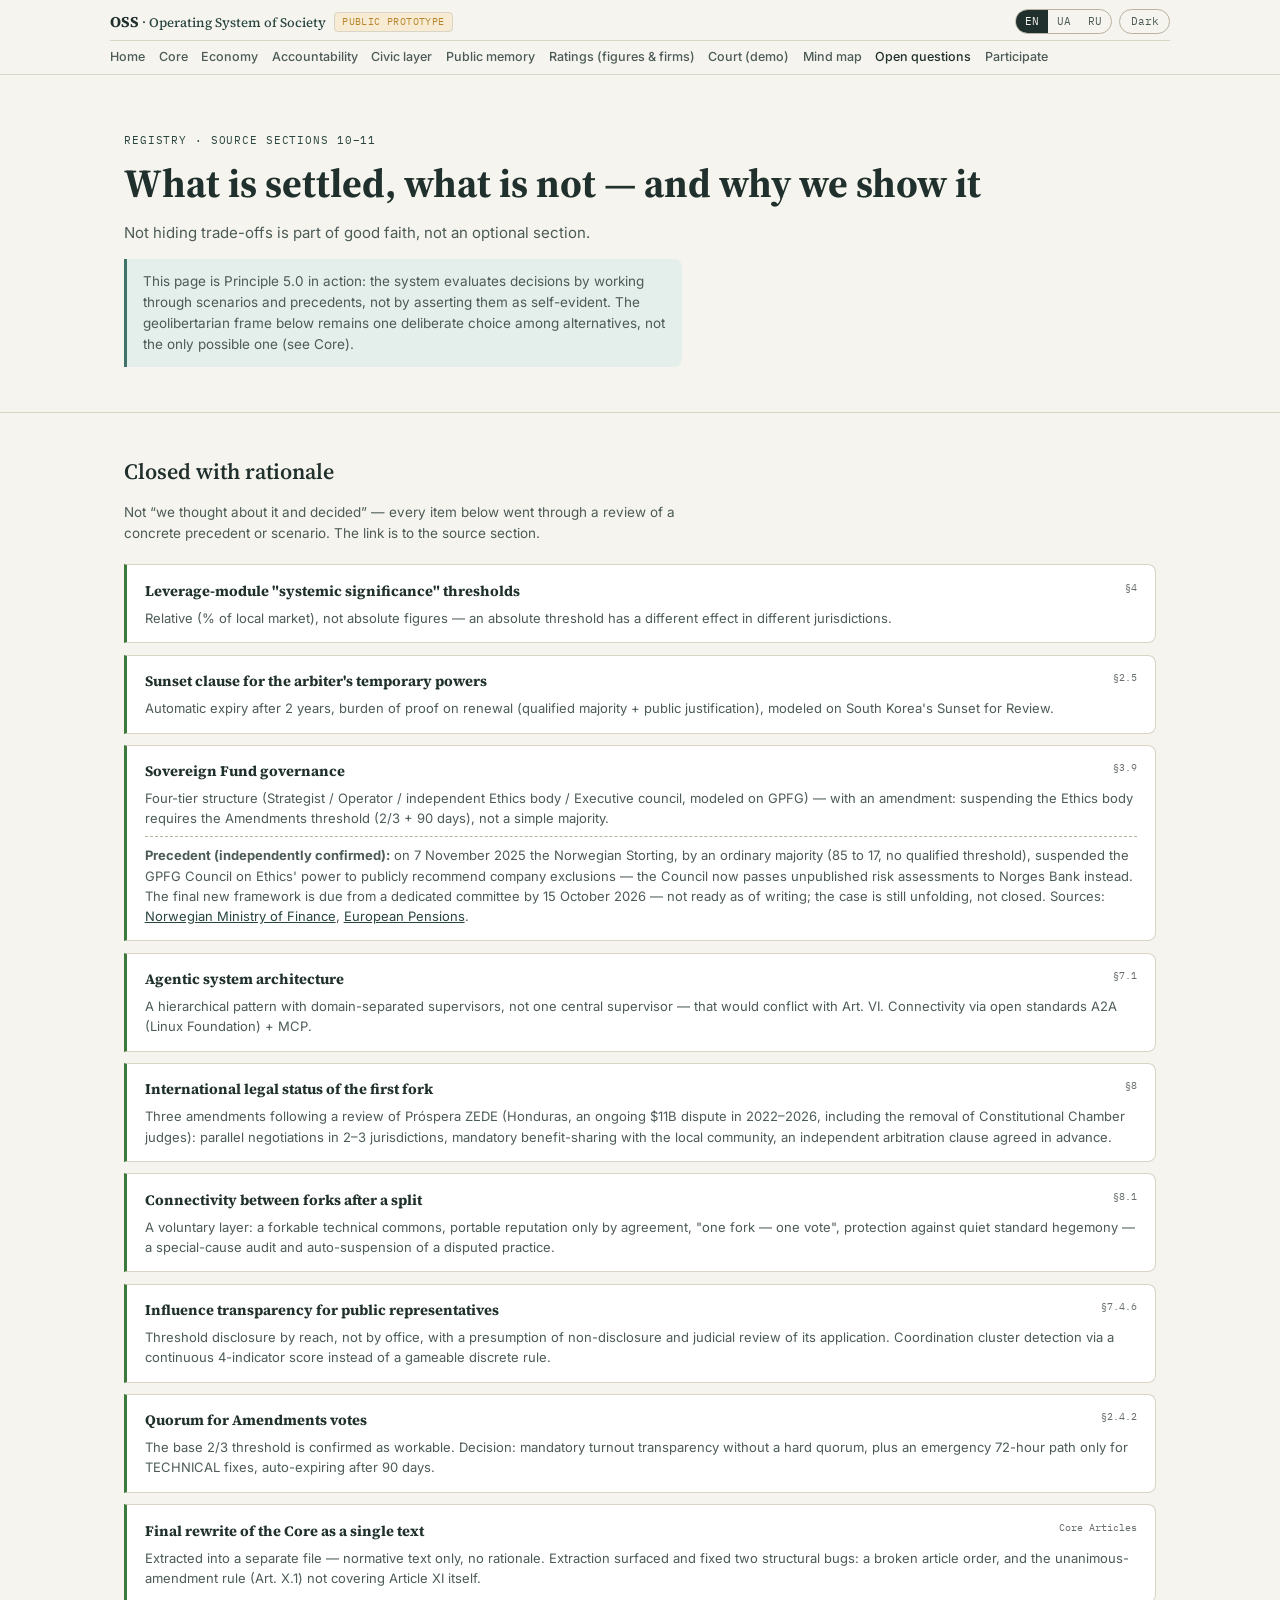
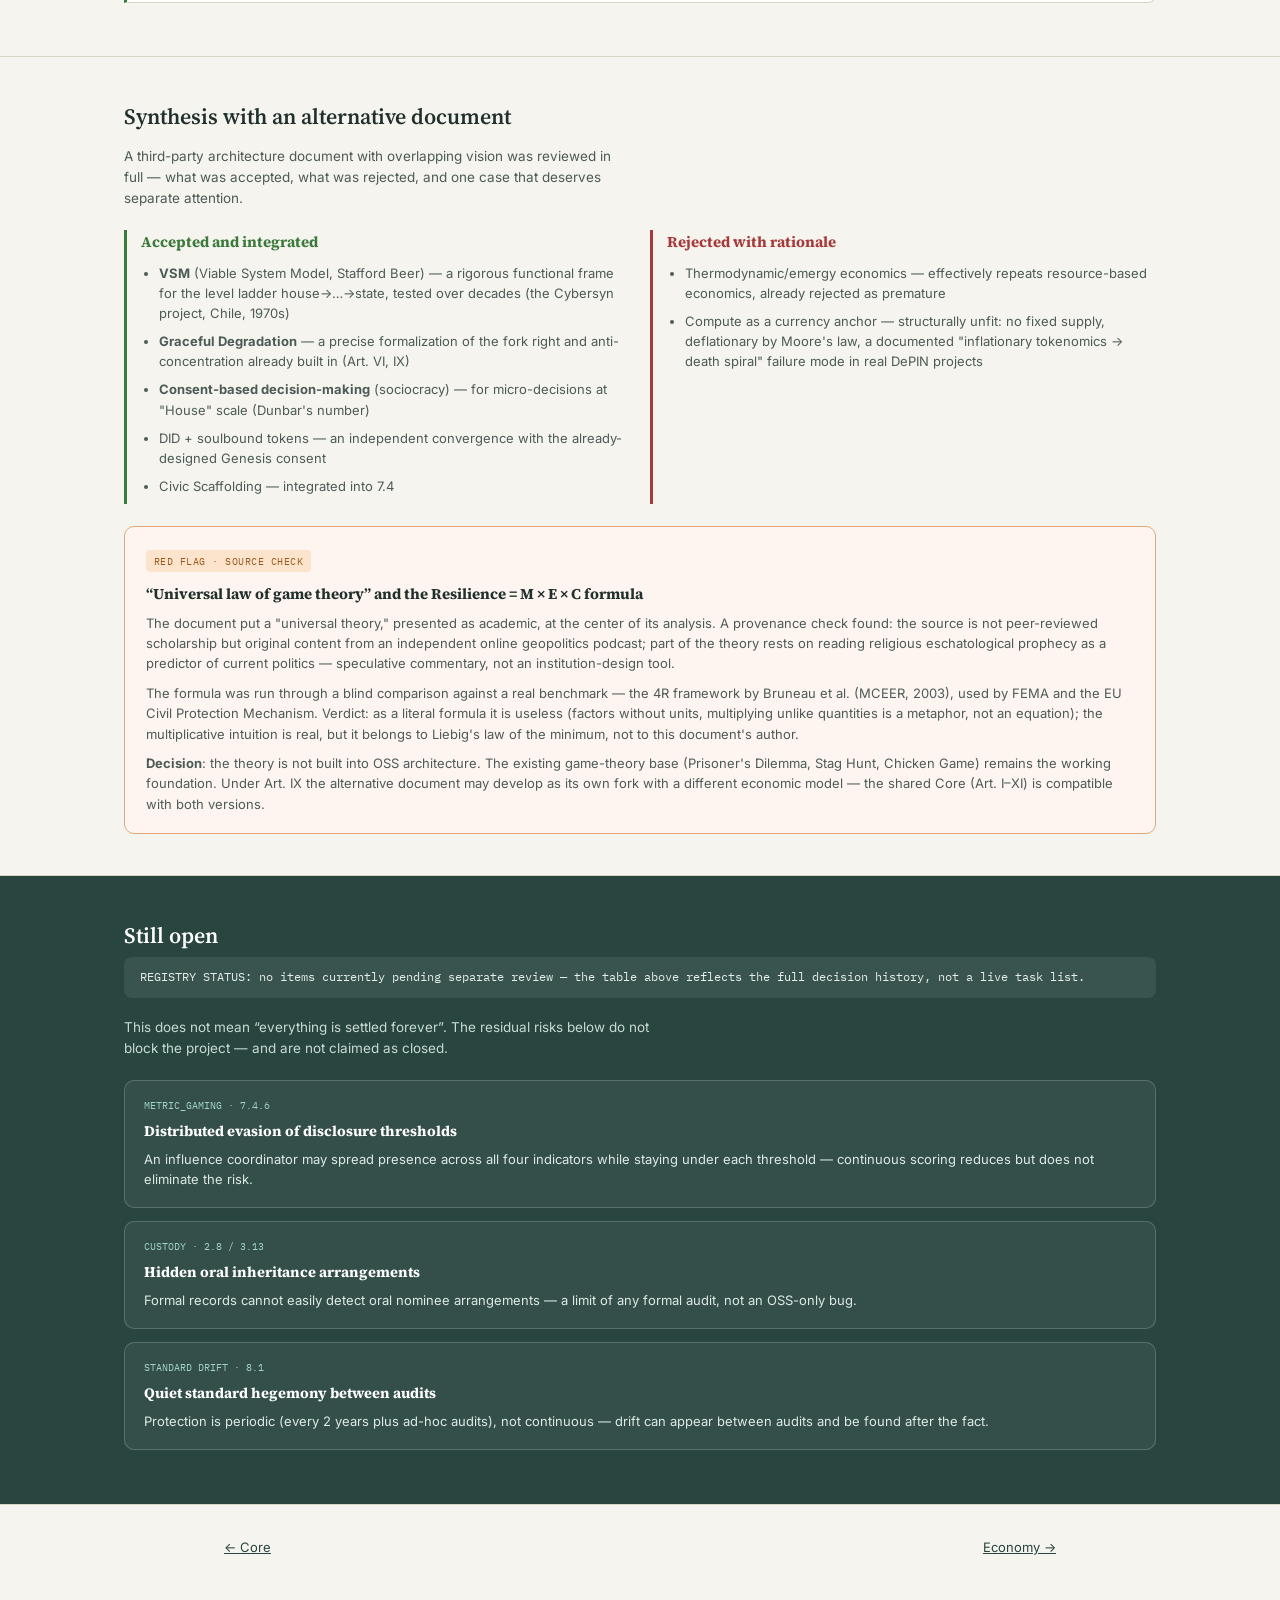
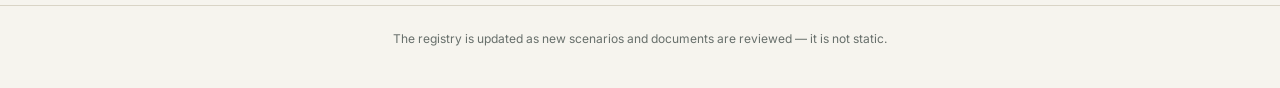
<file: open-questions.html>
<!DOCTYPE html>
<html lang="en">
<head>
<meta charset="UTF-8">
<meta name="viewport" content="width=device-width, initial-scale=1.0">
<title>Open questions — OSS</title>
<meta name="description" content="Registry of closed and honestly-still-open questions. Good faith, not a task list.">
<link href="https://fonts.googleapis.com/css2?family=Source+Serif+4:opsz,wght@8..60,400;8..60,600;8..60,700&family=IBM+Plex+Mono:wght@400;500&family=Inter:wght@400;500;600;700&display=swap" rel="stylesheet">
<style>
.closeditem{background:var(--raised);border:1px solid var(--line);border-left:3px solid var(--yes);border-radius:0 8px 8px 0;padding:.9rem 1.1rem;margin-bottom:.7rem}
.closeditem h3{font-family:var(--serif);font-size:14.5px;margin:0 0 .35rem}
.closeditem p{font-size:13px;color:var(--soft);margin:0}
.closeditem .src{font-family:var(--mono);font-size:10px;color:var(--faint);float:right}
.synthgrid{display:grid;grid-template-columns:1fr 1fr;gap:1.2rem;margin-bottom:1.4rem}
.synthcol h3{font-family:var(--serif);font-size:15px;margin:0 0 .6rem}
.synthcol ul{margin:0;padding-left:1.1rem;font-size:13px;color:var(--soft)}
.synthcol ul li{margin-bottom:.5rem}
.accepted{border-left:3px solid var(--yes)}
.rejected{border-left:3px solid var(--no)}
.synthcol{padding-left:.9rem}
.redflag{background:#FFF5F0;border:1px solid #E0A87A;border-radius:10px;padding:1.2rem 1.3rem;margin-top:1rem}
.redflag .tag{font-family:var(--mono);font-size:10px;text-transform:uppercase;letter-spacing:.05em;color:#9A5A1F;background:#FCE4CC;border-radius:4px;padding:.2rem .5rem;display:inline-block;margin-bottom:.6rem}
.redflag h3{font-family:var(--serif);font-size:15px;margin:0 0 .5rem}
.redflag p{font-size:13px;color:var(--soft);margin:0 0 .6rem}
.redflag p:last-child{margin-bottom:0}
.honest{background:var(--teal-d);color:var(--teal-w)}
.honest h2{color:#fff}
.honest .section-sub{color:#C9DAD5}
.riskcard{background:rgba(255,255,255,.06);border:1px solid rgba(255,255,255,.18);border-radius:10px;padding:1.1rem 1.2rem;margin-bottom:.8rem}
.riskcard .tag{font-family:var(--mono);font-size:10px;color:#9FD4C6;margin-bottom:.4rem;display:block}
.riskcard h3{font-family:var(--serif);font-size:14.5px;margin:0 0 .4rem;color:#fff}
.riskcard p{font-size:13px;color:#DCEAE6;margin:0}
.statusline{font-family:var(--mono);font-size:12px;background:rgba(255,255,255,.08);border-radius:8px;padding:.7rem 1rem;margin-bottom:1.2rem}
[data-theme="dark"] .redflag{background:#2A1F14;border-color:#6B4A28}
[data-theme="dark"] .redflag .tag{color:#E6C89A;background:#3A2A18}
[data-theme="dark"] .redflag h3{color:var(--ink)}
[data-theme="dark"] .redflag p{color:var(--soft)}
[data-theme="dark"] .honest{background:#1E3D36!important;color:#D7E8E2}
[data-theme="dark"] .honest h2{color:#F0F7F4}
[data-theme="dark"] .honest .section-sub{color:#B5CBC3}
[data-theme="dark"] .riskcard{background:rgba(255,255,255,.07);border-color:rgba(255,255,255,.14)}
[data-theme="dark"] .riskcard .tag{color:#9FD4C6}
[data-theme="dark"] .riskcard h3{color:#F0F7F4}
[data-theme="dark"] .riskcard p{color:#D4E5DF}
[data-theme="dark"] .statusline{background:#141C19;color:#7A8680}
@media(max-width:720px){.synthgrid{grid-template-columns:1fr}}
</style>
<link rel="stylesheet" href="assets/site.css">
</head>
<body>
<section class="pagehead" style="border-bottom:1px solid var(--line)">
  <div class="wrap">
    <p class="eyebrow" data-i18n="o_eye">Registry</p>
    <h1 data-i18n="o_h1">What is settled, what is not</h1>
    <p class="lead" data-i18n="o_lead">Not hiding trade-offs is good faith.</p>
    <div class="p50" style="margin-top:.8rem"><p data-i18n-en="This page is Principle 5.0 in action: the system evaluates decisions by working through scenarios and precedents, not by asserting them as self-evident. The geolibertarian frame below remains one deliberate choice among alternatives, not the only possible one (see Core)." data-i18n-ua="Ця сторінка — Принцип 5.0 у дії: система оцінює рішення через розбір сценаріїв і прецедентів, а не постулює їх як самоочевидні. Геолібертаріанська рамка нижче лишається одним свідомим вибором серед альтернатив, не єдиним можливим (див. Ядро)." data-i18n-ru="Сама эта страница — проверка Принципа 5.0 в действии: система оценивает решения по разбору сценариев и прецедентов, а не постулирует их как самоочевидные. Геолибертарианская рамка ниже — по-прежнему один осознанный выбор среди альтернатив, не единственный возможный (см. Ядро).">This page is Principle 5.0 in action: the system evaluates decisions by working through scenarios and precedents, not by asserting them as self-evident. The geolibertarian frame below remains one deliberate choice among alternatives, not the only possible one (see Core).</p></div>
  </div>
</section>

<section>
  <div class="wrap">
    <h2 data-i18n-en="Closed with rationale" data-i18n-ua="Закрито з обґрунтуванням" data-i18n-ru="Закрыто с обоснованием">Closed with rationale</h2>
    <p class="section-sub" data-i18n-en="Not “we thought about it and decided” — every item below went through a review of a concrete precedent or scenario. The link is to the source section." data-i18n-ua="Не «ми подумали і вирішили» — кожен пункт нижче пройшов розбір конкретного прецеденту чи сценарію. Посилання — на розділ джерела." data-i18n-ru="Не «мы подумали и решили» — каждый пункт ниже прошёл разбор конкретного прецедента или сценария. Ссылка — на раздел источника.">Not “we thought about it and decided” — every item below went through a review of a concrete precedent or scenario. The link is to the source section.</p>

    <div class="closeditem"><span class="src">§4</span><h3 data-i18n-en="Leverage-module &quot;systemic significance&quot; thresholds" data-i18n-ua="Пороги «системної значущості» leverage-модуля" data-i18n-ru="Пороги «системной значимости» leverage-модуля">Leverage-module "systemic significance" thresholds</h3><p data-i18n-en="Relative (% of local market), not absolute figures — an absolute threshold has a different effect in different jurisdictions." data-i18n-ua="Відносні (% локального ринку), не абсолютні величини — абсолютний поріг дає різний ефект у різних юрисдикціях." data-i18n-ru="Относительные (% локального рынка), не абсолютные величины — абсолютный порог даёт разный эффект в разных юрисдикциях.">Relative (% of local market), not absolute figures — an absolute threshold has a different effect in different jurisdictions.</p></div>

    <div class="closeditem"><span class="src">§2.5</span><h3 data-i18n-en="Sunset clause for the arbiter's temporary powers" data-i18n-ua="Автозавершення (sunset) тимчасових повноважень арбітра" data-i18n-ru="Автозавершение (sunset) временных полномочий арбитра">Sunset clause for the arbiter's temporary powers</h3><p data-i18n-en="Automatic expiry after 2 years, burden of proof on renewal (qualified majority + public justification), modeled on South Korea's Sunset for Review." data-i18n-ua="Автоматичне закінчення через 2 роки, тягар доведення — на боці продовження (кваліфікована більшість + публічне обґрунтування), за зразком південнокорейського Sunset for Review." data-i18n-ru="Автоматическое истечение через 2 года, бремя доказательства — на стороне продления (квалифицированное большинство + публичное обоснование), по образцу южнокорейского Sunset for Review.">Automatic expiry after 2 years, burden of proof on renewal (qualified majority + public justification), modeled on South Korea's Sunset for Review.</p></div>

    <div class="closeditem"><span class="src">§3.9</span><h3 data-i18n-en="Sovereign Fund governance" data-i18n-ua="Управління суверенним фондом" data-i18n-ru="Управление суверенным фондом">Sovereign Fund governance</h3><p data-i18n-en="Four-tier structure (Strategist / Operator / independent Ethics body / Executive council, modeled on GPFG) — with an amendment: suspending the Ethics body requires the Amendments threshold (2/3 + 90 days), not a simple majority." data-i18n-ua="Чотирирівнева структура (Стратег / Оператор / незалежний Ethics-орган / Виконавча рада, за зразком GPFG) — з поправкою: призупинення Ethics-органу потребує порогу Розширень (2/3 + 90 днів), не простої більшості." data-i18n-ru="Четырёхуровневая структура (Стратег / Оператор / независимый Ethics-орган / Исполнительный совет, по образцу GPFG) — с поправкой: приостановка Ethics-органа требует порога Расширений (2/3 + 90 дней), а не простого большинства.">Four-tier structure (Strategist / Operator / independent Ethics body / Executive council, modeled on GPFG) — with an amendment: suspending the Ethics body requires the Amendments threshold (2/3 + 90 days), not a simple majority.</p>
    <p style="margin-top:.5rem;padding-top:.5rem;border-top:1px dashed var(--strong)"><strong data-i18n-en="Precedent (independently confirmed):" data-i18n-ua="Прецедент (незалежно підтверджений):" data-i18n-ru="Прецедент (независимо подтверждён):">Precedent (independently confirmed):</strong> <span data-i18n-en="on 7 November 2025 the Norwegian Storting, by an ordinary majority (85 to 17, no qualified threshold), suspended the GPFG Council on Ethics' power to publicly recommend company exclusions — the Council now passes unpublished risk assessments to Norges Bank instead. The final new framework is due from a dedicated committee by 15 October 2026 — not ready as of writing; the case is still unfolding, not closed. Sources:" data-i18n-ua="7 листопада 2025 норвезький Стортинг звичайною більшістю (85 проти 17, без кваліфікованого порогу) призупинив право Ради з етики GPFG публічно рекомендувати виключення компаній — рада тепер передає непублічні оцінки ризику Norges Bank. Підсумкову нову рамку має представити профільний комітет до 15 жовтня 2026 — на момент написання ще не готова, випадок не закритий, а розгортається. Джерела:" data-i18n-ru="7 ноября 2025 норвежский Стортинг обычным большинством (85 против 17, без квалифицированного порога) приостановил право Совета по этике GPFG публично рекомендовать исключение компаний — совет теперь передаёт непубликуемые оценки риска в Norges Bank. Итоговая новая рамка должна быть представлена профильным комитетом к 15 октября 2026 — на момент написания ещё не готова, случай не закрыт, а разворачивается. Источники:">on 7 November 2025 the Norwegian Storting, by an ordinary majority (85 to 17, no qualified threshold), suspended the GPFG Council on Ethics' power to publicly recommend company exclusions — the Council now passes unpublished risk assessments to Norges Bank instead. The final new framework is due from a dedicated committee by 15 October 2026 — not ready as of writing; the case is still unfolding, not closed. Sources:</span> <a href="https://www.regjeringen.no/en/whats-new/the-government-follows-up-on-the-parliaments-decision-regarding-the-ethical-framework-for-the-pension-fund/id3136331/" target="_blank" rel="noopener" data-i18n-en="Norwegian Ministry of Finance" data-i18n-ua="Мінфін Норвегії" data-i18n-ru="Минфин Норвегии">Norwegian Ministry of Finance</a>, <a href="https://www.europeanpensions.net/ep/Norway-parliament-votes-to-suspend-ethical-guidelines-for-GPFG.php" target="_blank" rel="noopener">European Pensions</a>.</p></div>

    <div class="closeditem"><span class="src">§7.1</span><h3 data-i18n-en="Agentic system architecture" data-i18n-ua="Архітектура агентної системи" data-i18n-ru="Архитектура агентной системы">Agentic system architecture</h3><p data-i18n-en="A hierarchical pattern with domain-separated supervisors, not one central supervisor — that would conflict with Art. VI. Connectivity via open standards A2A (Linux Foundation) + MCP." data-i18n-ua="Ієрархічний патерн із доменним розділенням supervisor'ів, не єдиний центральний supervisor — конфліктувало б зі Ст. VI. Звʼязок — відкриті стандарти A2A (Linux Foundation) + MCP." data-i18n-ru="Иерархический паттерн с доменным разделением supervisor'ов, не единый центральный supervisor — конфликтовал бы с Ст. VI. Связь — открытые стандарты A2A (Linux Foundation) + MCP.">A hierarchical pattern with domain-separated supervisors, not one central supervisor — that would conflict with Art. VI. Connectivity via open standards A2A (Linux Foundation) + MCP.</p></div>

    <div class="closeditem"><span class="src">§8</span><h3 data-i18n-en="International legal status of the first fork" data-i18n-ua="Міжнародно-правовий статус першого форку" data-i18n-ru="Международно-правовой статус первого форка">International legal status of the first fork</h3><p data-i18n-en="Three amendments following a review of Próspera ZEDE (Honduras, an ongoing $11B dispute in 2022–2026, including the removal of Constitutional Chamber judges): parallel negotiations in 2–3 jurisdictions, mandatory benefit-sharing with the local community, an independent arbitration clause agreed in advance." data-i18n-ua="Три поправки за підсумками розбору Próspera ZEDE (Гондурас, живий конфлікт 2022–2026 на $11 млрд, включно зі зміщенням суддів Конституційної палати): паралельні переговори у 2–3 юрисдикціях, обовʼязковий розподіл вигоди місцевій громаді, незалежне арбітражне застереження заздалегідь." data-i18n-ru="Три поправки по итогам разбора Próspera ZEDE (Гондурас, живой конфликт 2022–2026 на $11 млрд, включая смещение судей Конституционной палаты): параллельные переговоры в 2–3 юрисдикциях, обязательное распределение выгоды локальному сообществу, независимая арбитражная оговорка заранее.">Three amendments following a review of Próspera ZEDE (Honduras, an ongoing $11B dispute in 2022–2026, including the removal of Constitutional Chamber judges): parallel negotiations in 2–3 jurisdictions, mandatory benefit-sharing with the local community, an independent arbitration clause agreed in advance.</p></div>

    <div class="closeditem"><span class="src">§8.1</span><h3 data-i18n-en="Connectivity between forks after a split" data-i18n-ua="Звʼязність між форками після розділення" data-i18n-ru="Связность между форками после разделения">Connectivity between forks after a split</h3><p data-i18n-en="A voluntary layer: a forkable technical commons, portable reputation only by agreement, &quot;one fork — one vote&quot;, protection against quiet standard hegemony — a special-cause audit and auto-suspension of a disputed practice." data-i18n-ua="Добровільний шар: форкований технічний commons, портована репутація лише за згодою, «один форк — один голос», захист від тихої гегемонії стандарту — позачерговий аудит і автопризупинення спірної практики." data-i18n-ru="Добровольный слой: форкаемый технический commons, портируемая репутация только по соглашению, «один форк — один голос», защита от тихой гегемонии стандарта — внеочередной аудит и автоприостановка спорной практики.">A voluntary layer: a forkable technical commons, portable reputation only by agreement, "one fork — one vote", protection against quiet standard hegemony — a special-cause audit and auto-suspension of a disputed practice.</p></div>

    <div class="closeditem"><span class="src">§7.4.6</span><h3 data-i18n-en="Influence transparency for public representatives" data-i18n-ua="Прозорість впливу публічних представників" data-i18n-ru="Прозрачность влияния публичных представителей">Influence transparency for public representatives</h3><p data-i18n-en="Threshold disclosure by reach, not by office, with a presumption of non-disclosure and judicial review of its application. Coordination cluster detection via a continuous 4-indicator score instead of a gameable discrete rule." data-i18n-ua="Порогове розкриття за охопленням, не за посадою, з презумпцією нерозкриття та судовою перевіркою застосування. Кластерна детекція координації — через безперервний 4-індикаторний скор замість гейм-абельного дискретного правила." data-i18n-ru="Пороговое раскрытие по охвату, не по должности, с презумпцией нераскрытия и судебной проверкой применения. Кластерная детекция координации — через непрерывный 4-индикаторный скор вместо гейм-абельного дискретного правила.">Threshold disclosure by reach, not by office, with a presumption of non-disclosure and judicial review of its application. Coordination cluster detection via a continuous 4-indicator score instead of a gameable discrete rule.</p></div>

    <div class="closeditem"><span class="src">§2.4.2</span><h3 data-i18n-en="Quorum for Amendments votes" data-i18n-ua="Кворум для голосування за Розширеннями" data-i18n-ru="Кворум для голосования по Расширениям">Quorum for Amendments votes</h3><p data-i18n-en="The base 2/3 threshold is confirmed as workable. Decision: mandatory turnout transparency without a hard quorum, plus an emergency 72-hour path only for TECHNICAL fixes, auto-expiring after 90 days." data-i18n-ua="Базовий поріг 2/3 підтверджений робочим. Рішення — обовʼязкова прозорість явки без жорсткого кворуму, плюс екстрений 72-годинний шлях лише для TECHNICAL-виправлень з автозакінченням через 90 днів." data-i18n-ru="Базовый порог 2/3 подтверждён рабочим. Решение — обязательная прозрачность явки без жёсткого кворума, плюс экстренный 72-часовой путь только для TECHNICAL-исправлений с автоистечением через 90 дней.">The base 2/3 threshold is confirmed as workable. Decision: mandatory turnout transparency without a hard quorum, plus an emergency 72-hour path only for TECHNICAL fixes, auto-expiring after 90 days.</p></div>

    <div class="closeditem"><span class="src">Core Articles</span><h3 data-i18n-en="Final rewrite of the Core as a single text" data-i18n-ua="Фінальний перепис Ядра єдиним текстом" data-i18n-ru="Финальная переписка Ядра единым текстом">Final rewrite of the Core as a single text</h3><p data-i18n-en="Extracted into a separate file — normative text only, no rationale. Extraction surfaced and fixed two structural bugs: a broken article order, and the unanimous-amendment rule (Art. X.1) not covering Article XI itself." data-i18n-ua="Винесено в окремий файл — лише нормативний текст, без обґрунтувань. При виділенні виявлено й виправлено два структурні баги: порушений порядок статей і правило одностайної зміни (Ст. X.1), яке не охоплювало саму Статтю XI." data-i18n-ru="Вынесена в отдельный файл — только нормативный текст, без обоснований. При извлечении обнаружены и исправлены два структурных бага: нарушенный порядок статей и правило единогласного изменения (Ст. X.1), не включавшее саму Статью XI.">Extracted into a separate file — normative text only, no rationale. Extraction surfaced and fixed two structural bugs: a broken article order, and the unanimous-amendment rule (Art. X.1) not covering Article XI itself.</p></div>
  </div>
</section>

<section>
  <div class="wrap">
    <h2 data-i18n-en="Synthesis with an alternative document" data-i18n-ua="Синтез з альтернативним документом" data-i18n-ru="Синтез с альтернативным документом">Synthesis with an alternative document</h2>
    <p class="section-sub" data-i18n-en="A third-party architecture document with overlapping vision was reviewed in full — what was accepted, what was rejected, and one case that deserves separate attention." data-i18n-ua="Сторонній архітектурний документ із пересічним баченням був розібраний повністю — що прийнято, що відхилено, і один випадок, який потребує окремої уваги." data-i18n-ru="Сторонний архитектурный документ с пересекающимся видением был разобран целиком — что принято, что отклонено, и один случай, требующий отдельного внимания.">A third-party architecture document with overlapping vision was reviewed in full — what was accepted, what was rejected, and one case that deserves separate attention.</p>
    <div class="synthgrid">
      <div class="synthcol accepted">
        <h3 style="color:var(--yes, #2F6F4E)" data-i18n-en="Accepted and integrated" data-i18n-ua="Прийнято та інтегровано" data-i18n-ru="Принято и интегрировано">Accepted and integrated</h3>
        <ul>
          <li data-i18n-en="<strong>VSM</strong> (Viable System Model, Stafford Beer) — a rigorous functional frame for the level ladder house→…→state, tested over decades (the Cybersyn project, Chile, 1970s)" data-i18n-ua="<strong>VSM</strong> (Viable System Model, Стаффорд Бір) — строга функціональна рамка для драбини рівнів дім→…→держава, перевірена десятиліттями (проєкт Cybersyn, Чилі, 1970-ті)" data-i18n-ru="<strong>VSM</strong> (Viable System Model, Стаффорд Бир) — строгая функциональная рамка для лестницы уровней дом→...→государство, проверена десятилетиями (проект Cybersyn, Чили, 1970-е)" data-i18n-html="1"><strong>VSM</strong> (Viable System Model, Stafford Beer) — a rigorous functional frame for the level ladder house→…→state, tested over decades (the Cybersyn project, Chile, 1970s)</li>
          <li data-i18n-en="<strong>Graceful Degradation</strong> — a precise formalization of the fork right and anti-concentration already built in (Art. VI, IX)" data-i18n-ua="<strong>М'яка деградація (Graceful Degradation)</strong> — точна формалізація вже закладеного права на форк і анти-концентрації (Ст. VI, IX)" data-i18n-ru="<strong>Мягкая деградация (Graceful Degradation)</strong> — точная формализация уже заложенного права на форк и анти-концентрации (Ст. VI, IX)" data-i18n-html="1"><strong>Graceful Degradation</strong> — a precise formalization of the fork right and anti-concentration already built in (Art. VI, IX)</li>
          <li data-i18n-en="<strong>Consent-based decision-making</strong> (sociocracy) — for micro-decisions at &quot;House&quot; scale (Dunbar's number)" data-i18n-ua="<strong>Рішення на згоді</strong> (соціократія) — для мікрорішень на рівні «Дому» (число Данбара)" data-i18n-ru="<strong>Решения на согласии</strong> (социократия) — для микро-решений на уровне «Дома» (число Данбара)" data-i18n-html="1"><strong>Consent-based decision-making</strong> (sociocracy) — for micro-decisions at "House" scale (Dunbar's number)</li>
          <li data-i18n-en="DID + soulbound tokens — an independent convergence with the already-designed Genesis consent" data-i18n-ua="DID + soulbound-токени — незалежна конвергенція з уже спроєктованою Генезис-згодою" data-i18n-ru="DID + soulbound-токены — независимая конвергенция с уже спроектированным Генезис-согласием">DID + soulbound tokens — an independent convergence with the already-designed Genesis consent</li>
          <li data-i18n-en="Civic Scaffolding — integrated into 7.4" data-i18n-ua="Громадянські риштування (Civic Scaffolding) — інтегровано в 7.4" data-i18n-ru="Гражданские леса (Civic Scaffolding) — интегрировано в 7.4">Civic Scaffolding — integrated into 7.4</li>
        </ul>
      </div>
      <div class="synthcol rejected">
        <h3 style="color:var(--no, #A63A3A)" data-i18n-en="Rejected with rationale" data-i18n-ua="Відхилено з обґрунтуванням" data-i18n-ru="Отклонено с обоснованием">Rejected with rationale</h3>
        <ul>
          <li data-i18n-en="Thermodynamic/emergy economics — effectively repeats resource-based economics, already rejected as premature" data-i18n-ua="Термодинамічна/емергетична економіка — по суті повторює ресурсоорієнтовану економіку, вже відхилену як передчасну" data-i18n-ru="Термодинамическая/эмергетическая экономика — по сути повторяет ресурсоориентированную экономику, уже отклонённую как преждевременную">Thermodynamic/emergy economics — effectively repeats resource-based economics, already rejected as premature</li>
          <li data-i18n-en="Compute as a currency anchor — structurally unfit: no fixed supply, deflationary by Moore's law, a documented &quot;inflationary tokenomics → death spiral&quot; failure mode in real DePIN projects" data-i18n-ua="Compute як якір валюти — структурно непридатний: немає фіксованої пропозиції, дефляційний за законом Мура, задокументований failure mode «інфляційна токеноміка → death spiral» у реальних DePIN-проєктах" data-i18n-ru="Compute как якорь валюты — структурно непригоден: не фиксированное предложение, дефляционный по закону Мура, документированный failure mode «инфляционная токеномика → death spiral» у реальных DePIN-проектов">Compute as a currency anchor — structurally unfit: no fixed supply, deflationary by Moore's law, a documented "inflationary tokenomics → death spiral" failure mode in real DePIN projects</li>
        </ul>
      </div>
    </div>

    <div class="redflag">
      <span class="tag" data-i18n-en="Red flag · source check" data-i18n-ua="Червоний прапор · перевірка джерела" data-i18n-ru="Красный флаг · проверка источника">Red flag · source check</span>
      <h3 data-i18n-en="“Universal law of game theory” and the Resilience = M × E × C formula" data-i18n-ua="«Універсальний закон теорії ігор» і формула Resilience = M × E × C" data-i18n-ru="«Универсальный закон теории игр» и формула Resilience = M × E × C">"Universal law of game theory" and the Resilience = M × E × C formula</h3>
      <p data-i18n-en="The document put a &quot;universal theory,&quot; presented as academic, at the center of its analysis. A provenance check found: the source is not peer-reviewed scholarship but original content from an independent online geopolitics podcast; part of the theory rests on reading religious eschatological prophecy as a predictor of current politics — speculative commentary, not an institution-design tool." data-i18n-ua="Документ ставив у центр аналізу «універсальну теорію», подану як академічну. Перевірка походження показала: джерело — не рецензована наукова робота, а авторський контент незалежного онлайн-подкасту про геополітику; частина теорії будується на аналізі релігійних есхатологічних пророцтв як предиктора сучасної політики — спекулятивна публіцистика, не інструмент проєктування інститутів." data-i18n-ru="Документ ставил в центр анализа «универсальную теорию», поданную как академическая. Проверка происхождения показала: источник — не рецензируемая научная работа, а авторский контент независимого онлайн-подкаста о геополитике; часть теории строится на анализе религиозных эсхатологических пророчеств как предикторе современной политики — спекулятивная публицистика, а не инструмент проектирования институтов.">The document put a "universal theory," presented as academic, at the center of its analysis. A provenance check found: the source is not peer-reviewed scholarship but original content from an independent online geopolitics podcast; part of the theory rests on reading religious eschatological prophecy as a predictor of current politics — speculative commentary, not an institution-design tool.</p>
      <p data-i18n-en="The formula was run through a blind comparison against a real benchmark — the 4R framework by Bruneau et al. (MCEER, 2003), used by FEMA and the EU Civil Protection Mechanism. Verdict: as a literal formula it is useless (factors without units, multiplying unlike quantities is a metaphor, not an equation); the multiplicative intuition is real, but it belongs to Liebig's law of the minimum, not to this document's author." data-i18n-ua="Формулу прогнали через сліпе порівняння з реальним еталоном — 4R-фреймворком Брюно та ін. (MCEER, 2003), який використовують FEMA та EU Civil Protection Mechanism. Висновок: як буквальна формула вона марна (множники без одиниць виміру, множення різнорідних величин — метафора, не рівняння); мультиплікативна інтуїція реальна, але належить закону мінімуму Лібіха, а не автору документа." data-i18n-ru="Формула прогнана через слепое сравнение с реальным эталоном — 4R-фреймворком Брюно и др. (MCEER, 2003), используемым FEMA и EU Civil Protection Mechanism. Вывод: как буквальная формула бесполезна (множители без единиц измерения, умножение разнородных величин — метафора, не уравнение); мультипликативная интуиция реальна, но принадлежит закону минимума Либиха, а не автору документа.">The formula was run through a blind comparison against a real benchmark — the 4R framework by Bruneau et al. (MCEER, 2003), used by FEMA and the EU Civil Protection Mechanism. Verdict: as a literal formula it is useless (factors without units, multiplying unlike quantities is a metaphor, not an equation); the multiplicative intuition is real, but it belongs to Liebig's law of the minimum, not to this document's author.</p>
      <p data-i18n-en="<strong>Decision</strong>: the theory is not built into OSS architecture. The existing game-theory base (Prisoner's Dilemma, Stag Hunt, Chicken Game) remains the working foundation. Under Art. IX the alternative document may develop as its own fork with a different economic model — the shared Core (Art. I–XI) is compatible with both versions." data-i18n-ua="<strong>Рішення</strong>: теорія не вбудована в архітектуру ОСС. Наявна база теорії ігор (дилема ув'язненого, Stag Hunt, Chicken Game) лишається чинною основою. За Ст. IX альтернативний документ може розвиватися як самостійний форк з іншою економічною моделлю — спільне Ядро (Ст. I–XI) сумісне з обома версіями." data-i18n-ru="<strong>Решение</strong>: теория не встроена в архитектуру ОСО. Существующая база теории игр (дилемма заключённого, Stag Hunt, Chicken Game) остаётся действующей основой. По Ст. IX альтернативный документ может развиваться как самостоятельный форк с другой экономической моделью — общее Ядро (Ст. I–XI) совместимо с обеими версиями." data-i18n-html="1"><strong>Decision</strong>: the theory is not built into OSS architecture. The existing game-theory base (Prisoner's Dilemma, Stag Hunt, Chicken Game) remains the working foundation. Under Art. IX the alternative document may develop as its own fork with a different economic model — the shared Core (Art. I–XI) is compatible with both versions.</p>
    </div>
  </div>
</section>

<section class="honest">
  <div class="wrap">
    <h2 data-i18n-en="Still open" data-i18n-ua="Ще відкрито" data-i18n-ru="Ещё открыто">Still open</h2>
    <div class="statusline" data-i18n-en="REGISTRY STATUS: no items currently pending separate review — the table above reflects the full decision history, not a live task list." data-i18n-ua="СТАТУС РЕЄСТРУ: пунктів, що потребують окремого розбору, наразі немає — таблиця вище відображає повну історію рішень, а не поточний список завдань." data-i18n-ru="СТАТУС РЕЕСТРА: пунктов, требующих отдельного разбора, на данный момент нет — таблица выше отражает полную историю решений, а не текущий список задач.">REGISTRY STATUS: no items currently pending separate review — the table above reflects the full decision history, not a live task list.</div>
    <p class="section-sub" data-i18n-en="This does not mean “everything is settled forever”. The residual risks below do not block the project — and are not claimed as closed." data-i18n-ua="Це не означає «все вирішено назавжди». Залишкові ризики нижче не блокують проєкт і не видаються за закриті." data-i18n-ru="Это не значит «всё решено навсегда». Остаточные риски ниже не блокируют проект и не выдаются за закрытые.">This does not mean “everything is settled forever”. The residual risks below do not block the project — and are not claimed as closed.</p>

    <div class="riskcard">
      <span class="tag" data-i18n-en="METRIC_GAMING · 7.4.6" data-i18n-ua="ГРА МЕТРИКАМИ · 7.4.6" data-i18n-ru="ИГРА МЕТРИКАМИ · 7.4.6">METRIC_GAMING · 7.4.6</span>
      <h3 data-i18n-en="Distributed evasion of disclosure thresholds" data-i18n-ua="Розподілене ухилення від порогу розкриття" data-i18n-ru="Распределённое уклонение от порога раскрытия">Distributed evasion of disclosure thresholds</h3>
      <p data-i18n-en="An influence coordinator may spread presence across all four indicators while staying under each threshold — continuous scoring reduces but does not eliminate the risk." data-i18n-ua="Координатор впливу може розподілити присутність за всіма 4 індикаторами, лишаючись під порогом кожного — безперервний скор знижує, але не усуває ризик." data-i18n-ru="Координатор влияния теоретически может распределить присутствие по всем 4 индикаторам под порогом каждого — непрерывный скор снижает, но не устраняет риск.">An influence coordinator may spread presence across all four indicators while staying under each threshold — continuous scoring reduces but does not eliminate the risk.</p>
    </div>
    <div class="riskcard">
      <span class="tag" data-i18n-en="CUSTODY · 2.8 / 3.13" data-i18n-ua="ОПІКА · 2.8 / 3.13" data-i18n-ru="ОПЕКА · 2.8 / 3.13">CUSTODY · 2.8 / 3.13</span>
      <h3 data-i18n-en="Hidden oral inheritance arrangements" data-i18n-ua="Приховані усні домовленості про спадщину" data-i18n-ru="Скрытые устные договорённости о наследстве">Hidden oral inheritance arrangements</h3>
      <p data-i18n-en="Formal records cannot easily detect oral nominee arrangements — a limit of any formal audit, not an OSS-only bug." data-i18n-ua="Формальні записи погано ловлять усні номінальні конструкції — межа будь-якого формального аудиту, не лише ОСС." data-i18n-ru="Формальные записи плохо ловят устные номинальные конструкции — ограничение любого формального аудита, не специфичный баг ОСО.">Formal records cannot easily detect oral nominee arrangements — a limit of any formal audit, not an OSS-only bug.</p>
    </div>
    <div class="riskcard">
      <span class="tag" data-i18n-en="STANDARD DRIFT · 8.1" data-i18n-ua="ЗСУВ СТАНДАРТУ · 8.1" data-i18n-ru="СДВИГ СТАНДАРТА · 8.1">STANDARD DRIFT · 8.1</span>
      <h3 data-i18n-en="Quiet standard hegemony between audits" data-i18n-ua="Тиха гегемонія стандарту між аудитами" data-i18n-ru="Тихая гегемония стандарта между аудитами">Quiet standard hegemony between audits</h3>
      <p data-i18n-en="Protection is periodic (every 2 years plus ad-hoc audits), not continuous — drift can appear between audits and be found after the fact." data-i18n-ua="Захист періодичний (раз на 2 роки плюс позачергові аудити), не безперервний — дрейф можливий між аудитами." data-i18n-ru="Защита периодическая (раз в 2 года плюс внеочередные аудиты), не непрерывная — дрейф возможен между аудитами.">Protection is periodic (every 2 years plus ad-hoc audits), not continuous — drift can appear between audits and be found after the fact.</p>
    </div>
  </div>
</section>

<div class="pagenav">
  <a href="core.html" data-i18n-en="← Core" data-i18n-ua="← Ядро" data-i18n-ru="← Ядро">← Core</a>
  <a href="economy.html" data-i18n-en="Economy →" data-i18n-ua="Економіка →" data-i18n-ru="Экономика →">Economy →</a>
</div>

<footer data-i18n-en="The registry is updated as new scenarios and documents are reviewed — it is not static." data-i18n-ua="Реєстр оновлюється по мірі розбору нових сценаріїв і документів — не статичний." data-i18n-ru="Реестр обновляется по мере разбора новых сценариев и документов — не статичен.">The registry is updated as new scenarios and documents are reviewed — it is not static.</footer>



<script src="assets/site.js" defer></script>
</body>
</html>
</file>
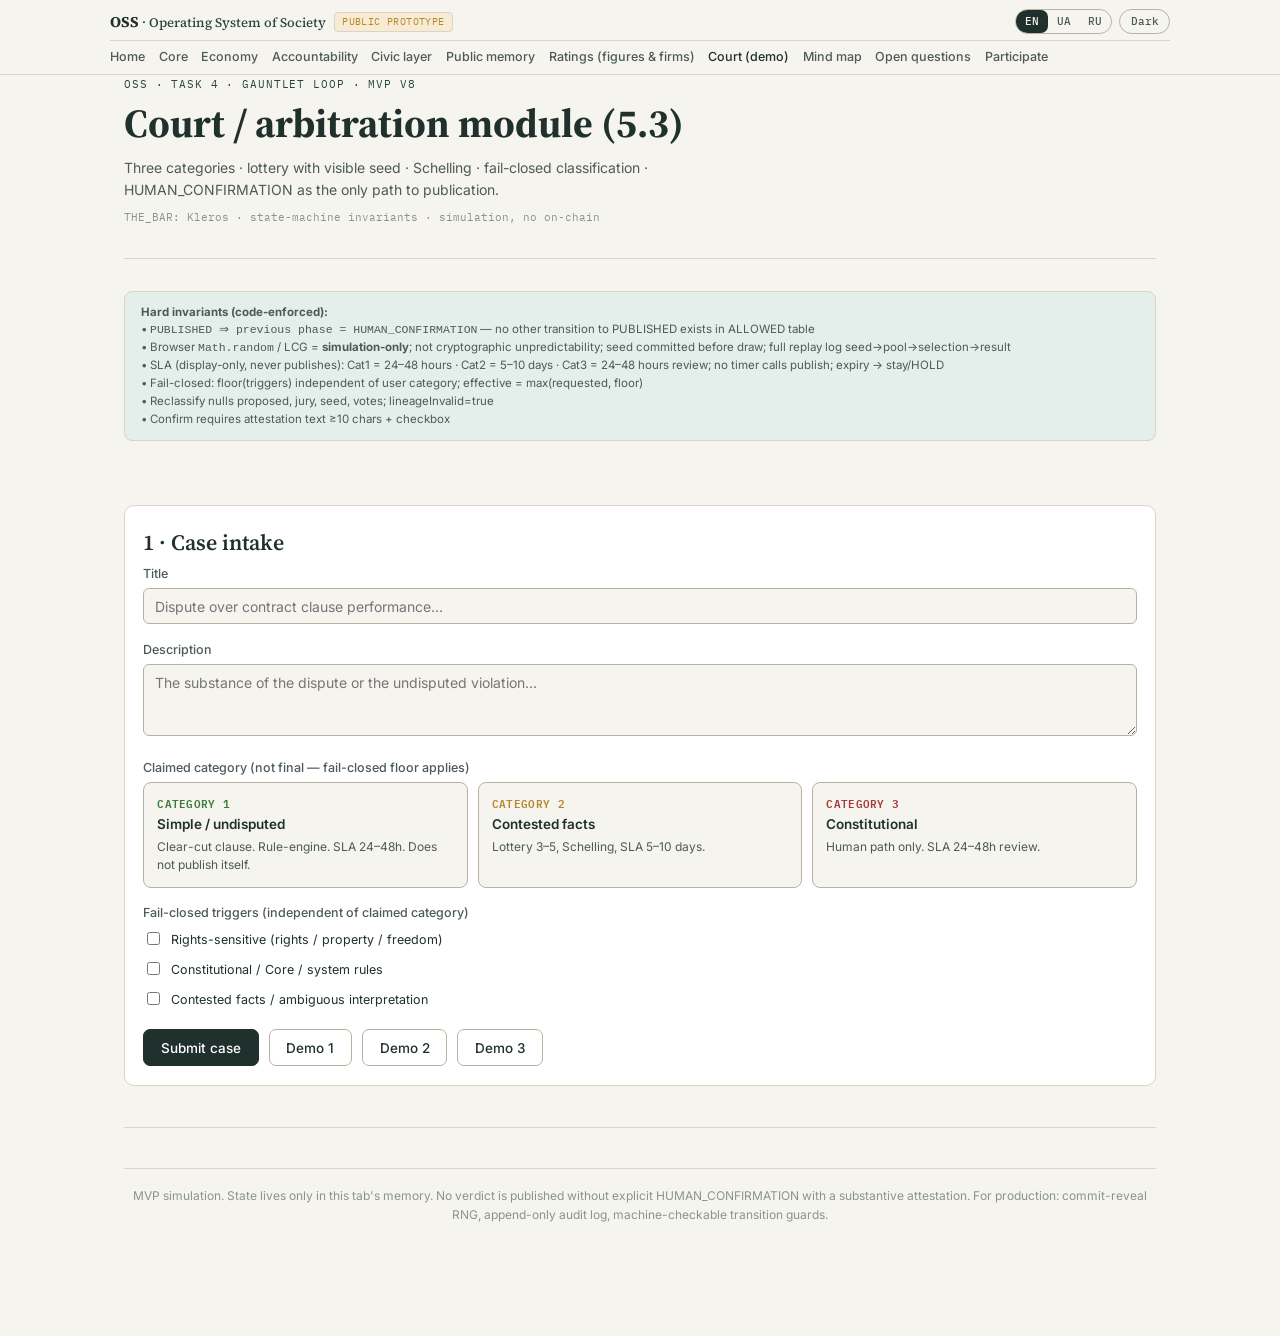
<file: OSS_Court_MVP_v8.html>
<!DOCTYPE html>
<html lang="en">
<head>
<meta charset="UTF-8">
<meta name="viewport" content="width=device-width, initial-scale=1.0">
<title>ОСО — Судебный/арбитражный модуль (5.3) · MVP v8</title>
<link rel="preconnect" href="https://fonts.googleapis.com">
<link rel="preconnect" href="https://fonts.gstatic.com" crossorigin>
<link href="https://fonts.googleapis.com/css2?family=Source+Serif+4:opsz,wght@8..60,400;8..60,500;8..60,600&family=IBM+Plex+Mono:wght@400;500;600&family=Inter:wght@400;500;600&display=swap" rel="stylesheet">
<style>
:root{
  --paper:#F6F4EE; --paper-raised:#FFFFFF; --ink:#20302C; --ink-soft:#4C5B57; --ink-faint:#8A948F;
  --line:#D9D4C6; --line-strong:#B9B2A0; --verdigris:#3F7268; --verdigris-dark:#28453F; --verdigris-wash:#E4EEEB;
  --seal:#B7862C; --seal-wash:#F7EBD4; --seal-d:#896421;
  --cat1:#3B7A3B; --cat1-wash:#E7F1E5; --cat2:#B7862C; --cat2-wash:#F7EBD4; --cat3:#A63A3A; --cat3-wash:#F6E4E2;
  --danger:#A63A3A; --radius:10px;
  --serif:'Source Serif 4', Georgia, serif; --mono:'IBM Plex Mono', monospace; --sans:'Inter', -apple-system, sans-serif;
}
*{box-sizing:border-box}
body{margin:0;background:var(--paper);color:var(--ink);font-family:var(--sans);line-height:1.55;padding:1.2rem 1.4rem 4.5rem}
.wrap{max-width:920px;margin:0 auto}
header.page{margin-bottom:2rem;border-bottom:1px solid var(--line);padding-bottom:1.3rem}
.eyebrow{font-family:var(--mono);font-size:11px;letter-spacing:.06em;color:var(--verdigris-dark);text-transform:uppercase;margin:0 0 .35rem}
h1{font-family:var(--serif);font-weight:600;font-size:28px;margin:0 0 .25rem}
.sub{color:var(--ink-soft);font-size:14px;max-width:640px;margin:0}
.thebar{font-family:var(--mono);font-size:11px;color:var(--ink-faint);margin-top:.5rem}
.disc{font-size:11.5px;color:var(--ink-soft);background:var(--verdigris-wash);border:1px solid var(--line);border-radius:8px;padding:.75rem 1rem;margin-bottom:1.4rem}
section{margin-bottom:1.5rem}
.card{background:var(--paper-raised);border:1px solid var(--line);border-radius:var(--radius);padding:1.35rem 1.5rem}
h2{font-family:var(--serif);font-weight:600;font-size:17px;margin:0 0 .85rem}
.field{margin-bottom:.95rem}
label{display:block;font-size:12.5px;font-weight:500;color:var(--ink-soft);margin-bottom:.3rem}
input[type=text],textarea,select{
  width:100%;font-family:var(--sans);font-size:14px;color:var(--ink);background:var(--paper);
  border:1px solid var(--line-strong);border-radius:6px;padding:.55rem .65rem;outline:none
}
textarea{resize:vertical;min-height:72px}
input:focus,textarea:focus,select:focus{border-color:var(--verdigris);box-shadow:0 0 0 3px var(--verdigris-wash)}
.catgrid{display:grid;grid-template-columns:repeat(3,1fr);gap:.65rem}
.catopt{border:1.5px solid var(--line-strong);border-radius:8px;padding:.75rem .8rem;cursor:pointer;background:var(--paper)}
.catopt.sel{border-color:var(--verdigris);background:var(--verdigris-wash)}
.catopt .tag{font-family:var(--mono);font-size:10.5px;font-weight:600;text-transform:uppercase;letter-spacing:.03em}
.catopt .cn{font-weight:600;font-size:13.5px;margin:.2rem 0 .15rem}
.catopt .cd{font-size:12px;color:var(--ink-soft)}
.triggers{display:flex;flex-direction:column;gap:.35rem;margin:.5rem 0}
.triggers label{display:flex;align-items:flex-start;gap:.45rem;font-size:12.5px;color:var(--ink);font-weight:400;cursor:pointer}
.triggers input{width:auto;margin-top:2px}
button{font-family:var(--sans);font-size:13.5px;font-weight:500;cursor:pointer;border-radius:7px;padding:.6rem 1.05rem;border:1.5px solid var(--ink);background:var(--ink);color:#fff}
button.secondary{background:transparent;color:var(--ink);border-color:var(--line-strong)}
button.secondary:hover{border-color:var(--ink)}
button:disabled{opacity:.4;cursor:not-allowed}
button.gate{background:var(--seal);border-color:var(--seal);color:#3A2A08;font-weight:600}
button.gate:hover{background:#a5751f}
button.danger{background:var(--danger);border-color:var(--danger);color:#fff}
.hidden{display:none!important}
.ticket{display:flex;justify-content:space-between;align-items:flex-start;gap:1rem;background:var(--paper-raised);border:1px solid var(--line);border-radius:var(--radius);padding:1.1rem 1.35rem;margin-bottom:1.2rem}
.ticket .id{font-family:var(--mono);font-size:11px;color:var(--ink-faint)}
.ticket .title{font-family:var(--serif);font-size:17px;font-weight:600;margin:.15rem 0 .4rem}
.badge{display:inline-block;font-family:var(--mono);font-size:10.5px;font-weight:600;padding:.22rem .5rem;border-radius:5px;text-transform:uppercase;letter-spacing:.03em}
.badge.c1{background:var(--cat1-wash);color:var(--cat1)}
.badge.c2{background:var(--cat2-wash);color:var(--cat2)}
.badge.c3{background:var(--cat3-wash);color:var(--cat3)}
.sla{text-align:right;font-size:12.5px;color:var(--ink-soft)}
.sla b{display:block;font-family:var(--mono);font-size:14px;color:var(--ink)}
.steplog{font-family:var(--mono);font-size:12px;color:var(--ink-soft);background:var(--paper);border:1px solid var(--line);border-radius:7px;padding:.8rem .95rem;margin:.65rem 0;white-space:pre-wrap;line-height:1.65;max-height:200px;overflow-y:auto}
.steplog .ok{color:var(--verdigris-dark);font-weight:600}
.steplog .warn{color:var(--seal-d);font-weight:600}
.steplog .err{color:var(--danger);font-weight:600}
.jurypool{display:flex;flex-wrap:wrap;gap:7px;margin:.65rem 0 .9rem}
.token{width:36px;height:36px;border-radius:50%;border:1.5px solid var(--line-strong);display:flex;align-items:center;justify-content:center;font-family:var(--mono);font-size:10.5px;color:var(--ink-soft);background:var(--paper);transition:all .25s ease}
.token.drawn{border-color:var(--seal);background:var(--seal-wash);color:#3A2A08;font-weight:600;transform:scale(1.08)}
.jurorrow{display:flex;align-items:center;justify-content:space-between;padding:.5rem 0;border-bottom:1px solid var(--line);font-size:13px}
.jurorrow:last-child{border-bottom:none}
.jn{font-weight:500}.jv{font-family:var(--mono);font-size:12px;color:var(--ink-soft)}
.jrep{font-family:var(--mono);font-size:11.5px;padding:.12rem .45rem;border-radius:5px;background:var(--verdigris-wash);color:var(--verdigris-dark)}
.jrep.up{background:var(--cat1-wash);color:var(--cat1);font-weight:600}
.verdictbox{border:1.5px dashed var(--line-strong);border-radius:var(--radius);padding:1.1rem 1.35rem;margin-top:.85rem;background:var(--paper)}
.verdictbox.draft{border-color:var(--seal)}
.verdictbox.published{border-style:solid;border-color:var(--verdigris);background:var(--verdigris-wash)}
.verdictbox.rejected{border-style:solid;border-color:var(--danger);background:var(--cat3-wash)}
.vstatus{font-family:var(--mono);font-size:10.5px;font-weight:600;text-transform:uppercase;letter-spacing:.04em}
.vstatus.draft{color:var(--seal-d)}.vstatus.published{color:var(--verdigris-dark)}.vstatus.rejected{color:var(--danger)}
.vtext{font-family:var(--serif);font-size:15px;margin:.5rem 0 .85rem}
.gatewarn{font-size:12px;color:var(--ink-soft);margin-top:.5rem;max-width:540px}
.row{display:flex;gap:.6rem;flex-wrap:wrap;margin-top:.7rem}
.inv{font-family:var(--mono);font-size:10.5px;background:var(--paper);border:1px solid var(--line);border-radius:6px;padding:.55rem .7rem;margin:.55rem 0;color:var(--ink-soft)}
footer.note{margin-top:2.5rem;padding-top:1.1rem;border-top:1px solid var(--line);font-size:12px;color:var(--ink-faint)}
@media(max-width:640px){.catgrid{grid-template-columns:1fr}}

[data-theme="dark"]{
  --paper:#121816;--raised:#1A221F;--ink:#E8EDE9;--soft:#A8B5AF;--faint:#6B7A74;
  --line:#2A3530;--strong:#3D4A44;--teal:#5BA89A;--teal-d:#7BC4B5;--teal-w:#1A2E2A;
  --seal:#D4A84B;--seal-w:#3A3218;--seal-d:#D4A84B;--yes:#3B7A3B;--yes-w:#1A2E1F;--no:#A63A3A;--no-w:#3A1F1F;
}
/* ponytail: site-bar dead — site.js header */





.theme-btn{font-family:var(--mono);font-size:11px;border:1px solid var(--strong);border-radius:20px;padding:.3rem .65rem;background:transparent;color:var(--soft);cursor:pointer}


[data-theme="dark"]{
  --paper:#121816;
  --paper-raised:#1A221F;
  --ink:#E8EDE9;
  --ink-soft:#A8B5AF;
  --ink-faint:#6B7A74;
  --line:#2A3530;
  --line-strong:#3D4A44;
  --verdigris-wash:#1A2E2A;
  --verdigris:#5BA89A;
  --verdigris-dark:#7BC4B5;
  --seal-wash:#3A3218;
  --seal:#D4A84B;
  --cat1-wash:#1A2E1F;--cat2-wash:#1A2E2A;--cat3-wash:#3A1F1F;
}
[data-theme="dark"] button{color:#121816}
[data-theme="dark"] button.secondary{color:var(--ink);background:transparent}
[data-theme="dark"] button.gate{color:#1A1408}
[data-theme="dark"] .token.drawn{color:#E6D5A8}

</style>
<link rel="stylesheet" href="assets/site.css">
</head>
<body>
<div class="wrap">
  <header class="page">
    <p class="eyebrow" data-i18n-en="OSS · TASK 4 · Gauntlet Loop · MVP v8" data-i18n-ua="ОСС · TASK 4 · Gauntlet Loop · MVP v8" data-i18n-ru="ОСО · TASK 4 · Gauntlet Loop · MVP v8">OSS · TASK 4 · Gauntlet Loop · MVP v8</p>
    <h1 data-i18n-en="Court / arbitration module (5.3)" data-i18n-ua="Судовий / арбітражний модуль (5.3)" data-i18n-ru="Судебный / арбитражный модуль (5.3)">Court / arbitration module (5.3)</h1>
    <p class="sub" data-i18n-en="Three categories · lottery with visible seed · Schelling · fail-closed classification · HUMAN_CONFIRMATION as the only path to publication." data-i18n-ua="Три категорії · жереб із видимим seed · Schelling · fail-closed класифікація · людське підтвердження як єдиний шлях до публікації." data-i18n-ru="Три категории · жребий с видимым seed · Schelling · fail-closed классификация · человеческое подтверждение как единственный путь к публикации.">Three categories · lottery with visible seed · Schelling · fail-closed classification · HUMAN_CONFIRMATION as the only path to publication.</p>
    <p class="thebar" data-i18n-en="THE_BAR: Kleros · state-machine invariants · simulation, no on-chain" data-i18n-ua="THE_BAR: Kleros · інваріанти машини станів · симуляція без on-chain" data-i18n-ru="THE_BAR: Kleros · инварианты машины состояний · симуляция без on-chain">THE_BAR: Kleros · state-machine invariants · simulation, no on-chain</p>
  </header>

  <div class="disc" data-i18n-html="1" data-i18n-en="<strong>Hard invariants (code-enforced):</strong><br>
    • <code>PUBLISHED ⇒ previous phase = HUMAN_CONFIRMATION</code> — no other transition to PUBLISHED exists in ALLOWED table<br>
    • Browser <code>Math.random</code> / LCG = <strong>simulation-only</strong>; not cryptographic unpredictability; seed committed before draw; full replay log seed→pool→selection→result<br>
    • SLA (display-only, never publishes): Cat1 = 24–48 hours · Cat2 = 5–10 days · Cat3 = 24–48 hours review; no timer calls publish; expiry → stay/HOLD<br>
    • Fail-closed: floor(triggers) independent of user category; effective = max(requested, floor)<br>
    • Reclassify nulls proposed, jury, seed, votes; lineageInvalid=true<br>
    • Confirm requires attestation text ≥10 chars + checkbox" data-i18n-ua="<strong>Жорсткі інваріанти (забезпечені кодом):</strong><br>
    • <code>PUBLISHED ⇒ попередня фаза = HUMAN_CONFIRMATION</code> — жодного іншого переходу до PUBLISHED немає в таблиці ALLOWED<br>
    • Browser <code>Math.random</code> / LCG = <strong>лише симуляція</strong>; не криптографічна непередбачуваність; seed зафіксовано до жеребу; повний replay-лог seed→pool→selection→result<br>
    • SLA (лише відображення, ніколи не публікує): Кат.1 = 24–48 годин · Кат.2 = 5–10 днів · Кат.3 = 24–48 годин review; жоден таймер не викликає publish; закінчення → stay/HOLD<br>
    • Fail-closed: floor(тригери) незалежний від категорії користувача; effective = max(запитана, floor)<br>
    • Reclassify обнуляє proposed, журі, seed, голоси; lineageInvalid=true<br>
    • Confirm потребує тексту атестації ≥10 символів + чекбокс" data-i18n-ru="<strong>Жёсткие инварианты (обеспечены кодом):</strong><br>
    • <code>PUBLISHED ⇒ предыдущая фаза = HUMAN_CONFIRMATION</code> — никакого другого перехода в PUBLISHED нет в таблице ALLOWED<br>
    • Browser <code>Math.random</code> / LCG = <strong>только симуляция</strong>; не криптографическая непредсказуемость; seed зафиксирован до жребия; полный replay-лог seed→pool→selection→result<br>
    • SLA (только отображение, никогда не публикует): Кат.1 = 24–48 часов · Кат.2 = 5–10 дней · Кат.3 = 24–48 часов review; ни один таймер не вызывает publish; истечение → stay/HOLD<br>
    • Fail-closed: floor(триггеры) независим от категории пользователя; effective = max(запрошенная, floor)<br>
    • Reclassify обнуляет proposed, жюри, seed, голоса; lineageInvalid=true<br>
    • Confirm требует текста аттестации ≥10 символов + чекбокс">
    <strong>Hard invariants (code-enforced):</strong><br>
    • <code>PUBLISHED ⇒ previous phase = HUMAN_CONFIRMATION</code> — no other transition to PUBLISHED exists in ALLOWED table<br>
    • Browser <code>Math.random</code> / LCG = <strong>simulation-only</strong>; not cryptographic unpredictability; seed committed before draw; full replay log seed→pool→selection→result<br>
    • SLA (display-only, never publishes): Cat1 = 24–48 hours · Cat2 = 5–10 days · Cat3 = 24–48 hours review; no timer calls publish; expiry → stay/HOLD<br>
    • Fail-closed: floor(triggers) independent of user category; effective = max(requested, floor)<br>
    • Reclassify nulls proposed, jury, seed, votes; lineageInvalid=true<br>
    • Confirm requires attestation text ≥10 chars + checkbox
  </div>

  <!-- INTAKE -->
  <section id="sec-intake">
    <div class="card">
      <h2 data-i18n-en="1 · Case intake" data-i18n-ua="1 · Прийом справи" data-i18n-ru="1 · Приём дела">1 · Case intake</h2>
      <div class="field">
        <label for="title" data-i18n-en="Title" data-i18n-ua="Заголовок" data-i18n-ru="Заголовок">Title</label>
        <input type="text" id="title" placeholder="Спор о выполнении условия договора…" data-i18n-en-ph="Dispute over contract clause performance…" data-i18n-ua-ph="Спір про виконання умови договору…" data-i18n-ru-ph="Спор о выполнении условия договора…">
      </div>
      <div class="field">
        <label for="desc" data-i18n-en="Description" data-i18n-ua="Опис" data-i18n-ru="Описание">Description</label>
        <textarea id="desc" placeholder="Суть спора или бесспорного нарушения…" data-i18n-en-ph="The substance of the dispute or the undisputed violation…" data-i18n-ua-ph="Суть спору чи безспірного порушення…" data-i18n-ru-ph="Суть спора или бесспорного нарушения…"></textarea>
      </div>
      <div class="field">
        <label data-i18n-en="Claimed category (not final — fail-closed floor applies)" data-i18n-ua="Заявлена категорія (не фінальна — діє fail-closed floor)" data-i18n-ru="Заявленная категория (не финальная — действует fail-closed floor)">Claimed category (not final — fail-closed floor applies)</label>
        <div class="catgrid" id="catGrid">
          <div class="catopt" data-cat="1">
            <div class="tag" style="color:var(--cat1)">Category 1</div>
            <div class="cn" data-i18n-en="Simple / undisputed" data-i18n-ua="Просте / безспірне" data-i18n-ru="Простое / бесспорное">Simple / undisputed</div>
            <div class="cd" data-i18n-en="Clear-cut clause. Rule-engine. SLA 24–48h. Does not publish itself." data-i18n-ua="Чітка умова. Rule-engine. SLA 24–48г. Не публікує сама." data-i18n-ru="Чёткое условие. Rule-engine. SLA 24–48ч. Не публикует сама.">Clear-cut clause. Rule-engine. SLA 24–48h. Does not publish itself.</div>
          </div>
          <div class="catopt" data-cat="2">
            <div class="tag" style="color:var(--cat2)">Category 2</div>
            <div class="cn" data-i18n-en="Contested facts" data-i18n-ua="Спірні факти" data-i18n-ru="Спорные факты">Contested facts</div>
            <div class="cd" data-i18n-en="Lottery 3–5, Schelling, SLA 5–10 days." data-i18n-ua="Жереб 3–5, Schelling, SLA 5–10 днів." data-i18n-ru="Жребий 3–5, Schelling, SLA 5–10 дней.">Lottery 3–5, Schelling, SLA 5–10 days.</div>
          </div>
          <div class="catopt" data-cat="3">
            <div class="tag" style="color:var(--cat3)">Category 3</div>
            <div class="cn" data-i18n-en="Constitutional" data-i18n-ua="Конституційне" data-i18n-ru="Конституционное">Constitutional</div>
            <div class="cd" data-i18n-en="Human path only. SLA 24–48h review." data-i18n-ua="Лише шлях через людину. SLA 24–48 год. на розгляд." data-i18n-ru="Только путь через человека. SLA 24–48 ч на разбор.">Human path only. SLA 24–48h review.</div>
          </div>
        </div>
      </div>
      <div class="field">
        <label data-i18n-en="Fail-closed triggers (independent of claimed category)" data-i18n-ua="Fail-closed тригери (незалежні від заявленої категорії)" data-i18n-ru="Fail-closed триггеры (независимы от заявленной категории)">Fail-closed triggers (independent of claimed category)</label>
        <div class="triggers">
          <label><input type="checkbox" id="t-rights"> <span data-i18n-en="Rights-sensitive (rights / property / freedom)" data-i18n-ua="Чутливе до прав (права / власність / свобода)" data-i18n-ru="Чувствительные к правам (права / собственность / свобода)">Rights-sensitive (rights / property / freedom)</span></label>
          <label><input type="checkbox" id="t-const"> <span data-i18n-en="Constitutional / Core / system rules" data-i18n-ua="Конституційне / Ядро / системні правила" data-i18n-ru="Конституционные / Ядро / системные правила">Constitutional / Core / system rules</span></label>
          <label><input type="checkbox" id="t-contest"> <span data-i18n-en="Contested facts / ambiguous interpretation" data-i18n-ua="Спірні факти / неоднозначне трактування" data-i18n-ru="Спорные факты / неоднозначная трактовка">Contested facts / ambiguous interpretation</span></label>
        </div>
      </div>
      <div class="row">
        <button id="submitBtn" data-i18n-en="Submit case" data-i18n-ua="Подати справу" data-i18n-ru="Подать дело">Submit case</button>
        <button class="secondary" type="button" onclick="demo(1)" data-i18n-en="Demo 1" data-i18n-ua="Демо 1" data-i18n-ru="Демо 1">Demo 1</button>
        <button class="secondary" type="button" onclick="demo(2)" data-i18n-en="Demo 2" data-i18n-ua="Демо 2" data-i18n-ru="Демо 2">Demo 2</button>
        <button class="secondary" type="button" onclick="demo(3)" data-i18n-en="Demo 3" data-i18n-ua="Демо 3" data-i18n-ru="Демо 3">Demo 3</button>
      </div>
    </div>
  </section>

  <section id="sec-ticket" class="hidden"></section>
  <section id="sec-process" class="hidden"></section>
  <section id="sec-gate" class="hidden"></section>
  <section id="sec-final" class="hidden"></section>

  <footer class="note" data-i18n-en="MVP simulation. State lives only in this tab's memory. No verdict is published without explicit HUMAN_CONFIRMATION with a substantive attestation.
    For production: commit-reveal RNG, append-only audit log, machine-checkable transition guards." data-i18n-ua="MVP-симуляція. Стан лише в памʼяті вкладки. Жоден вердикт не публікується без явного людського підтвердження зі змістовною атестацією.
    Для production: commit-reveal RNG, append-only журнал аудиту, перевірювані інваріанти переходів." data-i18n-ru="MVP-симуляция. Состояние только в памяти вкладки. Ни один вердикт не публикуется без явного человеческого подтверждения с содержательной аттестацией.
    Для production: commit-reveal RNG, append-only журнал аудиту, перевірювані інваріанти переходів.">
    MVP-симуляция. Состояние только в памяти вкладки. Ни один вердикт не публикуется без явного человеческого подтверждения с содержательной аттестацией.
    Для production: commit-reveal RNG, append-only журнал аудита, проверяемые инварианты переходов.
  </footer>
</div>

<script>
function lang(){ return localStorage.getItem('oss-lang') || 'en'; }
const CTX = {
  en: {
    voting:'3 · Voting (Schelling)', votingNote:"Those who match the majority gain +reputation.", castVotesBtn:'Simulate votes',
    forPlaintiff:'For plaintiff', forDefendant:'For defendant', partial:'Partial',
    repUp:'+1 reputation', repZero:'0',
    hcTitle:'4 · HUMAN_CONFIRMATION',
    invText:'ИНВАРИАНТ: PUBLISHED достижим ТОЛЬКО из этой фазы (HUMAN_CONFIRMATION).<br>Никакой SLA-таймер, обработчик ошибок или UI-путь не может опубликовать.<br>GUARD: phase=HUMAN_CONFIRMATION ∧ текст аттестации≥10 ∧ checkbox<br>POST: PUBLISHED | REJECTED | RECLASSIFY (обнуляет proposed/jury/seed)',
    proposedWaiting:'PROPOSED — awaiting a human', attestLabel:'Substantive attestation (required, ≥10 characters)',
    attestPh:'What grounds, seed, panel, category did you check…',
    confirmCb:'I confirm review and take responsibility for this decision',
    btnPublish:'Confirm and publish', btnReject:'Reject', btnReclassify:'Reclassify (reset proposed)',
    gateWarn:'Before pressing "Confirm", the verdict is not considered published. SLA, error paths, and UI bypasses have no transition to PUBLISHED.',
    seedProposed:(seed,pid)=>`seed: ${seed} · proposed_id: ${pid}`,
    finalTitle:'5 · Finalization', published:'PUBLISHED — confirmed by a human', rejected:'REJECTED — declined by a human',
    verdictNotPublished:'Verdict not published', rejectedNote:'Declined at HUMAN_CONFIRMATION. The state machine does not permit publish.',
    invReached:(yes)=>`Invariant: PUBLISHED reached only via HUMAN_CONFIRMATION → ${yes?'PASS':'n/a'}`,
    newCase:'New case',
    fillFields:'Fill in the title and description', pickCategory:'Pick a category',
    reclassifyAlert:'Proposed invalidated. Full reclassification required.',
    catRule:'2 · Category 1 — rule-engine', catRuleNote:'Clause template → matched against facts → PROPOSED (not publish).', runCheck:'Run check',
    juryTitle:(jury,pool)=>`2 · Jury lottery (${jury} of ${pool})`,
    juryNote:'Seed is committed before the draw. Pool tokens highlight when drawn.',
    rngDisclaimer:'<strong>RNG disclaimer:</strong> browser LCG = simulation-only. Not a crypto-RNG. Production requires commit-reveal + CSPRNG. Replay log: seed → pool → selection → result.',
    drawBtn:'Run the draw',
    cat3Title:'2 · Category 3 — human path only', cat3Note:'Auto-verdict is forbidden. A package is prepared for HUMAN_CONFIRMATION.', prepBtn:'Prepare PROPOSED',
    slaCannotPublish:'cannot publish',
    slaLabels:{1:'SLA 24–48 hours (WP 5.3)', 2:'SLA 5–10 days (WP 5.3)', 3:'SLA 24–48 hours review (WP 5.3)'},
    catLabels:{1:'Category 1 · Simple', 2:'Category 2 · Contested facts', 3:'Category 3 · Constitutional'},
    ticketMeta:(caseId,req,eff)=>`${caseId} · claimed Cat.${req} → effective Cat.${eff}`,
    demo:{
      1:{t:'Late rent payment under contract #42', d:'Clause 7.1 — payment due by the 5th. July unpaid. Statement confirms.'},
      2:{t:'Hidden defect in delivery', d:'Buyer claims a hidden defect. Supplier points to an acceptance act with no remarks.'},
      3:{t:'Possible violation of Art. VI', d:'One institution simultaneously controls citizen data and Sovereign Fund flows.'}
    },
    steps:['clause template loaded','fields extracted (demo)','matching: found','rule applied → PROPOSED_VERDICT'],
    logCommit:(seed)=>'1. COMMIT seed='+seed+' (committed BEFORE selection)',
    logPoolAlgo:(pool,jury)=>'2. poolSize='+pool+' jurySize='+jury+' algo=LCG-v8',
    logTuple:'3. replay_tuple={seed, poolSize, jurySize, algo}',
    logSelected:(idx)=>'4. selected indices: ['+idx+']',
    logResult:'5. RESULT: draw is reproducible from seed (deterministic replay)',
    logMajority:(maj,n,total)=>'majority='+maj+' ('+n+'/'+total+')',
    proposeCollegial:(maj)=>'Panel verdict: '+maj+' (proposed)',
    proposeCollegialReason:(n,total)=>`Majority ${n}/${total}. Schelling applied. PROPOSED only.`,
    proposeCat3Outcome:'REFERRED TO CONSTITUTIONAL REVIEW', proposeCat3Reason:'Possible violation of the Core / system rules. Human path only.',
    proposeCat1Outcome:'GRANT (proposed)', proposeCat1Reason:'A clear-cut clause violation established. This is PROPOSED, not a published act.',
    cat3Ready:'Cat3 package ready', invalidateLineage:'INVALIDATE proposed + jury + seed lineage', lineageBlocked:'lineage invalidated — confirm blocked'
  },
  ua: {
    voting:'3 · Голосування (Schelling)', votingNote:'Ті, хто збігся з більшістю, отримують +репутацію.', castVotesBtn:'Змоделювати голоси',
    forPlaintiff:'На користь позивача', forDefendant:'На користь відповідача', partial:'Частково',
    repUp:'+1 репутація', repZero:'0',
    hcTitle:'4 · Людське підтвердження',
    invText:'ІНВАРІАНТ: PUBLISHED досяжний ЛИШЕ з цієї фази (HUMAN_CONFIRMATION).<br>Жоден SLA-таймер, обробник помилок чи UI-шлях не може опублікувати.<br>GUARD: phase=HUMAN_CONFIRMATION ∧ текст атестації≥10 ∧ checkbox<br>POST: PUBLISHED | REJECTED | RECLASSIFY (обнуляє proposed/jury/seed)',
    proposedWaiting:'PROPOSED — очікує людину', attestLabel:'Змістовна атестація (обовʼязково, ≥10 символів)',
    attestPh:'Які підстави, seed, склад, категорію ви перевірили…',
    confirmCb:'Підтверджую ознайомлення і відповідальність за рішення',
    btnPublish:'Підтвердити і опублікувати', btnReject:'Відхилити', btnReclassify:'Перекласифікувати (скинути proposed)',
    gateWarn:'До натискання «Підтвердити» вердикт не вважається опублікованим. SLA, error та UI-обхід не мають переходу в PUBLISHED.',
    seedProposed:(seed,pid)=>`seed: ${seed} · proposed_id: ${pid}`,
    finalTitle:'5 · Завершення', published:'PUBLISHED — підтверджено людиною', rejected:'REJECTED — відхилено людиною',
    verdictNotPublished:'Вердикт не опубліковано', rejectedNote:'Відхилено на HUMAN_CONFIRMATION. State machine не допускає publish.',
    invReached:(yes)=>`Invariant: PUBLISHED досягнуто лише через HUMAN_CONFIRMATION → ${yes?'PASS':'n/a'}`,
    newCase:'Нова справа',
    fillFields:'Заповніть заголовок і опис', pickCategory:'Оберіть категорію',
    reclassifyAlert:'Proposed інвалідовано. Потрібна повна нова класифікація.',
    catRule:'2 · Категорія 1 — rule-engine', catRuleNote:'Шаблон умови → зіставлення з фактами → PROPOSED (не publish).', runCheck:'Запустити перевірку',
    juryTitle:(jury,pool)=>`2 · Жереб присяжних (${jury} з ${pool})`,
    juryNote:'Seed фіксується до вибору. Токени пулу підсвічуються при випаданні.',
    rngDisclaimer:'<strong>RNG disclaimer:</strong> browser LCG = лише симуляція. Не crypto-RNG. Production потребує commit-reveal + CSPRNG. Replay log: seed → pool → selection → result.',
    drawBtn:'Провести жеребкування',
    cat3Title:'2 · Категорія 3 — лише шлях через людину', cat3Note:'Авто-вердикт заборонено. Формується пакет для HUMAN_CONFIRMATION.', prepBtn:'Сформувати PROPOSED',
    slaCannotPublish:'не може опублікувати',
    slaLabels:{1:'SLA 24–48 годин (WP 5.3)', 2:'SLA 5–10 днів (WP 5.3)', 3:'SLA 24–48 годин review (WP 5.3)'},
    catLabels:{1:'Category 1 · Simple', 2:'Category 2 · Contested facts', 3:'Category 3 · Constitutional'},
    ticketMeta:(caseId,req,eff)=>`${caseId} · заявлено Кат.${req} → effective Кат.${eff}`,
    demo:{
      1:{t:'Прострочення оренди за договором №42', d:'П.7.1 — оплата до 5-го числа. Липень не оплачено. Виписка підтверджує.'},
      2:{t:'Прихований дефект постачання', d:'Покупець заявляє прихований дефект. Постачальник посилається на акт приймання без зауважень.'},
      3:{t:'Можливе порушення Ст. VI', d:'Один інститут одночасно контролює дані громадян і потоки Sovereign Fund.'}
    },
    steps:['шаблон умови завантажено','поля вилучено (демо)','зіставлення: збіг','rule applied → PROPOSED_VERDICT'],
    logCommit:(seed)=>'1. COMMIT seed='+seed+' (зафіксовано ДО вибору)',
    logPoolAlgo:(pool,jury)=>'2. poolSize='+pool+' jurySize='+jury+' algo=LCG-v8',
    logTuple:'3. replay_tuple={seed, poolSize, jurySize, algo}',
    logSelected:(idx)=>'4. вибрані індекси: ['+idx+']',
    logResult:'5. RESULT: жеребкування відтворюване за seed (deterministic replay)',
    logMajority:(maj,n,total)=>'majority='+maj+' ('+n+'/'+total+')',
    proposeCollegial:(maj)=>'Вердикт колегії: '+maj+' (proposed)',
    proposeCollegialReason:(n,total)=>`Більшість ${n}/${total}. Schelling застосовано. PROPOSED only.`,
    proposeCat3Outcome:'НАПРАВЛЕНО НА КОНСТИТУЦІЙНИЙ ПЕРЕГЛЯД', proposeCat3Reason:'Можливе порушення Ядра / системних правил. Лише human path.',
    proposeCat1Outcome:'ЗАДОВОЛЬНИТИ (proposed)', proposeCat1Reason:'Порушення чіткої умови встановлено. Це PROPOSED, не опублікований акт.',
    cat3Ready:'Cat3 package ready', invalidateLineage:'INVALIDATE proposed + jury + seed lineage', lineageBlocked:'lineage invalidated — confirm blocked'
  },
  ru: {
    voting:'3 · Голосование (Schelling)', votingNote:'Совпавшие с большинством получают +репутацию.', castVotesBtn:'Смоделировать голоса',
    forPlaintiff:'В пользу истца', forDefendant:'В пользу ответчика', partial:'Частично',
    repUp:'+1 репутация', repZero:'0',
    hcTitle:'4 · Человеческое подтверждение',
    invText:'INVARIANT: PUBLISHED reachable ONLY from this phase (HUMAN_CONFIRMATION).<br>No SLA timer, error handler, or UI path can publish.<br>GUARD: phase=HUMAN_CONFIRMATION ∧ attest text≥10 ∧ checkbox<br>POST: PUBLISHED | REJECTED | RECLASSIFY (nulls proposed/jury/seed)',
    proposedWaiting:'PROPOSED — ожидает человека', attestLabel:'Содержательная аттестация (обязательно, ≥10 символов)',
    attestPh:'Какие основания, seed, состав, категорию вы проверили…',
    confirmCb:'Подтверждаю ознакомление и ответственность за решение',
    btnPublish:'Подтвердить и опубликовать', btnReject:'Отклонить', btnReclassify:'Reclassify (сбросить proposed)',
    gateWarn:'До нажатия «Подтвердить» вердикт не считается опубликованным. SLA, error и UI-обходы не имеют перехода в PUBLISHED.',
    seedProposed:(seed,pid)=>`seed: ${seed} · proposed_id: ${pid}`,
    finalTitle:'5 · Завершение', published:'PUBLISHED — подтверждено человеком', rejected:'REJECTED — отклонено человеком',
    verdictNotPublished:'Вердикт не опубликован', rejectedNote:'Отклонено на HUMAN_CONFIRMATION. State machine не допускает publish.',
    invReached:(yes)=>`Invariant: PUBLISHED reached only via HUMAN_CONFIRMATION → ${yes?'PASS':'n/a'}`,
    newCase:'Новое дело',
    fillFields:'Заполните заголовок и описание', pickCategory:'Выберите категорию',
    reclassifyAlert:'Proposed инвалидирован. Полная новая классификация.',
    catRule:'2 · Категория 1 — rule-engine', catRuleNote:'Шаблон условия → сопоставление с фактами → PROPOSED (не publish).', runCheck:'Запустить проверку',
    juryTitle:(jury,pool)=>`2 · Жребий присяжных (${jury} из ${pool})`,
    juryNote:'Seed фиксируется до выбора. Токены пула подсвечиваются при выпадении.',
    rngDisclaimer:'<strong>RNG (оговорка):</strong> browser LCG = только симуляция. Не crypto-RNG. Production требует commit-reveal / VRF.',
    drawBtn:'Провести жеребьёвку',
    cat3Title:'2 · Категория 3 — только путь через человека', cat3Note:'Авто-вердикт запрещён. Формируется пакет для HUMAN_CONFIRMATION.', prepBtn:'Сформировать PROPOSED',
    slaCannotPublish:'не может опубликовать',
    slaLabels:{1:'SLA 24–48 часов (WP 5.3)', 2:'SLA 5–10 дней (WP 5.3)', 3:'SLA 24–48 часов review (WP 5.3)'},
    catLabels:{1:'Category 1 · Simple', 2:'Category 2 · Contested facts', 3:'Category 3 · Constitutional'},
    ticketMeta:(caseId,req,eff)=>`${caseId} · заявлено Кат.${req} → effective Кат.${eff}`,
    demo:{
      1:{t:'Просрочка аренды по договору №42', d:'П.7.1 — оплата до 5-го числа. Июль не оплачен. Выписка подтверждает.'},
      2:{t:'Скрытый дефект поставки', d:'Покупатель заявляет скрытый дефект. Поставщик ссылается на акт приёмки без замечаний.'},
      3:{t:'Возможное нарушение Ст. VI', d:'Один институт одновременно контролирует данные граждан и потоки Sovereign Fund.'}
    },
    steps:['шаблон условия загружен','поля извлечены (демо)','сопоставление: совпадение','rule applied → PROPOSED_VERDICT'],
    logCommit:(seed)=>'1. COMMIT seed='+seed+' (зафиксирован ДО выбора)',
    logPoolAlgo:(pool,jury)=>'2. poolSize='+pool+' jurySize='+jury+' algo=LCG-v8',
    logTuple:'3. replay_tuple={seed, poolSize, jurySize, algo}',
    logSelected:(idx)=>'4. selected indices: ['+idx+']',
    logResult:'5. RESULT: жеребьёвка воспроизводима по seed (deterministic replay)',
    logMajority:(maj,n,total)=>'majority='+maj+' ('+n+'/'+total+')',
    proposeCollegial:(maj)=>'Вердикт коллегии: '+maj+' (proposed)',
    proposeCollegialReason:(n,total)=>`Большинство ${n}/${total}. Schelling применён. PROPOSED only.`,
    proposeCat3Outcome:'НАПРАВЛЕНО НА КОНСТИТУЦИОННЫЙ ПЕРЕСМОТР', proposeCat3Reason:'Возможное нарушение Ядра / системных правил. Только human path.',
    proposeCat1Outcome:'УДОВЛЕТВОРИТЬ (proposed)', proposeCat1Reason:'Нарушение чёткого условия установлено. Это PROPOSED, не опубликованный акт.',
    cat3Ready:'Cat3 package ready', invalidateLineage:'INVALIDATE proposed + jury + seed lineage', lineageBlocked:'lineage invalidated — confirm blocked'
  }
};
function ct(){ return CTX[lang()] || CTX.en; }
function applyPlaceholders(){
  const L = lang();
  document.querySelectorAll('[data-i18n-en-ph]').forEach(el=>{
    const v = el.getAttribute('data-i18n-'+L+'-ph') || el.getAttribute('data-i18n-en-ph');
    if(v!=null) el.setAttribute('placeholder', v);
  });
}
applyPlaceholders();

/* ===== HARD STATE MACHINE =====
   PUBLISHED reachable ONLY from HUMAN_CONFIRMATION
   error/timeout/unknown → HOLD (never PUBLISHED)
   Reclassify invalidates proposed lineage
*/
const ALLOWED = {
  INTAKE:['CLASSIFY'], CLASSIFY:['PROCESS'], PROCESS:['PROPOSED','HOLD'],
  PROPOSED:['HUMAN_CONFIRMATION'], HUMAN_CONFIRMATION:['PUBLISHED','REJECTED','RECLASSIFY'],
  HOLD:['HUMAN_CONFIRMATION'], PUBLISHED:[], REJECTED:[], RECLASSIFY:['INTAKE']
};

const S = {
  phase:'INTAKE', caseId:null, title:'', desc:'', reqCat:null, effCat:null,
  seed:null, poolSize:0, jurySize:0, drawn:[], votes:{}, rep:{},
  proposed:null, proposedId:null, log:[], lineageInvalid:false
};

const NAMES = ['Аскет','Берёза','Вектор','Гранит','Дельта','Ель','Жёлудь','Заря','Ирис','Кедр','Лоза','Маяк','Нить','Опора','Полынь','Роса','Свет','Терн','Уголь','Форт','Хмель','Цикл','Чабрец','Шафран','Щит','Эхо','Юрта','Якорь','Ясень','Брод','Верес','Гроза'];

function $(id){return document.getElementById(id)}
function esc(s){return String(s).replace(/[&<>"']/g,c=>({'&':'&amp;','<':'&lt;','>':'&gt;','"':'&quot;',"'":'&#39;'}[c]))}

function L(msg, cls=''){
  S.log.push({t:new Date().toLocaleTimeString('ru-RU'), msg, cls});
  const el = document.querySelector('.steplog');
  if(el){ el.innerHTML = S.log.map(x=>`<span class="${x.cls}">[${x.t}] ${esc(x.msg)}</span>`).join('\n'); el.scrollTop=el.scrollHeight; }
}

function transit(to, reason){
  const from = S.phase;
  if(!ALLOWED[from]||!ALLOWED[from].includes(to)){
    L(`ILLEGAL ${from}→${to} (${reason||''}) → HOLD`, 'err');
    S.phase='HOLD'; return false;
  }
  S.phase=to;
  L(`${from} → ${to}${reason?' · '+reason:''}`, 'ok');
  return true;
}

// Category UI
document.getElementById('catGrid').addEventListener('click', e=>{
  const opt=e.target.closest('.catopt'); if(!opt) return;
  document.querySelectorAll('.catopt').forEach(o=>o.classList.remove('sel'));
  opt.classList.add('sel');
  S.reqCat=+opt.dataset.cat;
});

function demo(c){
  const d=ct().demo;
  $('title').value=d[c].t; $('desc').value=d[c].d;
  document.querySelectorAll('.catopt').forEach(o=>{o.classList.toggle('sel', +o.dataset.cat===c)});
  S.reqCat=c;
  $('t-rights').checked=c===3; $('t-const').checked=c===3; $('t-contest').checked=c===2;
}

/** Monotonic fail-closed: triggers set floor; never below */
function classify(req){
  const rights=$('t-rights').checked, consti=$('t-const').checked, contest=$('t-contest').checked;
  let floor=1;
  if(contest) floor=Math.max(floor,2);
  if(rights||consti) floor=3;
  const eff=Math.max(req,floor);
  return {eff, reason:`req=${req} floor=${floor} → effective=${eff}${eff>req?' | FAIL-CLOSED upgrade':''}`};
}

$('submitBtn').onclick=()=>{
  const title=$('title').value.trim(), desc=$('desc').value.trim();
  if(!title||!desc){alert(ct().fillFields);return}
  if(!S.reqCat){alert(ct().pickCategory);return}

  S.title=title; S.desc=desc; S.caseId='OSS-'+new Date().getFullYear()+'-'+String(Math.floor(Math.random()*900000)+100000);
  S.log=[]; S.drawn=[]; S.votes={}; S.rep={}; S.proposed=null; S.proposedId=null; S.seed=null; S.lineageInvalid=false;

  if(!transit('CLASSIFY','submit')) return;
  const {eff,reason}=classify(S.reqCat);
  S.effCat=eff;
  if(!transit('PROCESS','classified')) return;

  $('sec-intake').classList.add('hidden');
  renderTicket();
  renderProcess();
  L(reason, eff>S.reqCat?'warn':'ok');
};

function meta(c){
  // SLA per WP 5.3: Cat1 24–48h, Cat2 5–10 days, Cat3 24–48h review — display only, never publishes
  const D = ct();
  if(c===1) return {label:D.catLabels[1], cls:'c1', sla:D.slaLabels[1], mode:'ai'};
  if(c===2) return {label:D.catLabels[2], cls:'c2', sla:D.slaLabels[2], mode:'jury', jury:5, pool:24};
  return {label:D.catLabels[3], cls:'c3', sla:D.slaLabels[3], mode:'human'};
}

function renderTicket(){
  const m=meta(S.effCat), D=ct();
  const sec=$('sec-ticket'); sec.classList.remove('hidden');
  sec.innerHTML=`<div class="ticket">
    <div>
      <div class="id">${D.ticketMeta(S.caseId,S.reqCat,S.effCat)}</div>
      <div class="title">${esc(S.title)}</div>
      <span class="badge ${m.cls}">${m.label}</span>
    </div>
    <div class="sla"><b>${m.sla}</b> <span style="font-size:11px">· ${D.slaCannotPublish}</span></div>
  </div>`;
}

function renderProcess(){
  const m=meta(S.effCat), D=ct();
  const sec=$('sec-process'); sec.classList.remove('hidden');
  if(m.mode==='ai'){
    sec.innerHTML=`<div class="card">
      <h2>${D.catRule}</h2>
      <p style="font-size:13.5px;color:var(--ink-soft);margin:-.4rem 0 .8rem">${D.catRuleNote}</p>
      <button class="secondary" id="runAi">${D.runCheck}</button>
      <div class="steplog" id="plog"></div>
    </div>`;
    $('runAi').onclick=runAi;
  } else if(m.mode==='jury'){
    S.poolSize=m.pool; S.jurySize=m.jury;
    sec.innerHTML=`<div class="card">
      <h2>${D.juryTitle(m.jury,m.pool)}</h2>
      <p style="font-size:13.5px;color:var(--ink-soft);margin:-.4rem 0 .6rem">${D.juryNote}</p>
      <p style="font-size:12px;color:var(--seal-d);margin:0 0 .6rem">${D.rngDisclaimer}</p>
      <div class="jurypool" id="pool"></div>
      <button class="secondary" id="drawBtn">${D.drawBtn}</button>
      <div class="steplog" id="plog"></div>
      <div id="voteArea"></div>
    </div>`;
    const pool=$('pool');
    for(let i=0;i<m.pool;i++){const t=document.createElement('div');t.className='token';t.id='tok'+i;t.textContent=String(i+1).padStart(2,'0');pool.appendChild(t)}
    $('drawBtn').onclick=drawJury;
  } else {
    sec.innerHTML=`<div class="card">
      <h2>${D.cat3Title}</h2>
      <p style="font-size:13.5px;color:var(--ink-soft);margin:-.4rem 0 .8rem">${D.cat3Note}</p>
      <button class="secondary" id="prep3">${D.prepBtn}</button>
      <div class="steplog" id="plog"></div>
    </div>`;
    $('prep3').onclick=()=>{L(D.cat3Ready,'ok');propose(D.proposeCat3Outcome,D.proposeCat3Reason,'cat3')};
  }
}

function runAi(){
  $('runAi').disabled=true;
  const D=ct();
  const steps=D.steps;
  let i=0;
  const iv=setInterval(()=>{
    L(steps[i], i===steps.length-1?'ok':'');
    i++;
    if(i>=steps.length){clearInterval(iv);propose(D.proposeCat1Outcome,D.proposeCat1Reason,'cat1')}
  },400);
}

function seededRandom(seed){let s=seed>>>0;return()=>{s=(Math.imul(1664525,s)+1013904223)>>>0;return s/0x100000000}}

function drawJury(){
  const D=ct();
  const seedNum=Date.now()%100000;
  S.seed='seed-'+seedNum+'-'+Date.now().toString(36);
  L('── AUDIT LOG: JURY DRAW ──','ok');
  L(D.logCommit(S.seed),'ok');
  L(D.logPoolAlgo(S.poolSize,S.jurySize),'');
  L(D.logTuple,'');
  const rng=seededRandom(seedNum);
  const idx=Array.from({length:S.poolSize},(_,i)=>i).map(i=>({i,r:rng()})).sort((a,b)=>a.r-b.r).slice(0,S.jurySize).map(x=>x.i).sort((a,b)=>a-b);
  S.drawn=idx.map(i=>({idx:i, id:'J'+String(i+1).padStart(2,'0'), name:NAMES[i%NAMES.length]+'-'+(i+1)}));
  idx.forEach(i=>$('tok'+i).classList.add('drawn'));
  L(D.logSelected(idx.map(i=>String(i+1).padStart(2,'0')).join(', ')),'');
  S.drawn.forEach(j=>L('   → '+j.id+' ('+j.name+')',''));
  L(D.logResult,'ok');
  $('drawBtn').disabled=true;
  renderVotes();
}

function renderVotes(){
  const D=ct();
  $('voteArea').innerHTML=`<h2 style="margin-top:1.2rem">${D.voting}</h2>
    <p style="font-size:13px;color:var(--ink-soft)">${D.votingNote}</p>
    <button class="secondary" id="voteBtn">${D.castVotesBtn}</button>
    <div id="jlist" style="margin-top:.7rem"></div>`;
  $('voteBtn').onclick=castVotes;
}

function castVotes(){
  const D=ct();
  const opts=[D.forPlaintiff,D.forDefendant,D.partial];
  const rng=seededRandom((Date.now()%100000)+9);
  const votes=S.drawn.map(()=>opts[Math.floor(rng()*opts.length)]);
  const counts={}; votes.forEach(v=>counts[v]=(counts[v]||0)+1);
  const maj=Object.entries(counts).sort((a,b)=>b[1]-a[1])[0][0];
  $('jlist').innerHTML=S.drawn.map((j,i)=>{
    const ok=votes[i]===maj; S.rep[j.id]=(S.rep[j.id]||0)+(ok?1:0);
    return `<div class="jurorrow"><span class="jn">${j.name} <span style="color:var(--ink-faint);font-family:var(--mono);font-size:11px">${j.id}</span></span>
      <span class="jv">${votes[i]}</span>
      <span class="jrep ${ok?'up':''}">${ok?D.repUp:D.repZero}</span></div>`;
  }).join('');
  $('voteBtn').disabled=true;
  L(D.logMajority(maj,counts[maj],S.drawn.length),'ok');
  propose(D.proposeCollegial(maj), D.proposeCollegialReason(counts[maj],S.drawn.length), 'cat2');
}

function propose(outcome, reasoning, type){
  S.proposed={outcome,reasoning,type};
  S.proposedId='PROP-'+Date.now().toString(36);
  if(!transit('PROPOSED','engine_done')) return;
  if(!transit('HUMAN_CONFIRMATION','proposed_ready')) return;
  showGate();
}

function showGate(){
  const D=ct();
  $('sec-gate').classList.remove('hidden');
  $('sec-gate').innerHTML=`<div class="card">
    <h2>${D.hcTitle}</h2>
    <div class="inv">${D.invText}</div>
    <div class="verdictbox draft">
      <span class="vstatus draft">${D.proposedWaiting}</span>
      <p class="vtext">${esc(S.proposed.outcome)}</p>
      <p style="font-size:13px;color:var(--ink-soft)">${esc(S.proposed.reasoning)}</p>
      ${S.seed?`<p style="font-family:var(--mono);font-size:11px;color:var(--ink-faint)">${D.seedProposed(esc(S.seed),S.proposedId)}</p>`:''}
    </div>
    <div class="field" style="margin-top:1rem">
      <label>${D.attestLabel}</label>
      <textarea id="attest" placeholder="${D.attestPh}"></textarea>
    </div>
    <label style="display:flex;gap:.45rem;align-items:flex-start;font-size:13px;margin:.5rem 0 1rem;cursor:pointer">
      <input type="checkbox" id="att-cb" style="width:auto;margin-top:3px"> ${D.confirmCb}
    </label>
    <div class="row">
      <button class="gate" id="btnPub" disabled>${D.btnPublish}</button>
      <button class="danger" id="btnRej">${D.btnReject}</button>
      <button class="secondary" id="btnRecl">${D.btnReclassify}</button>
    </div>
    <p class="gatewarn">${D.gateWarn}</p>
  </div>`;
  const upd=()=>{$('btnPub').disabled=!($('att-cb').checked && $('attest').value.trim().length>=10)};
  $('att-cb').onchange=upd; $('attest').oninput=upd;
  $('btnPub').onclick=()=>finalize(true);
  $('btnRej').onclick=()=>finalize(false);
  $('btnRecl').onclick=reclassify;
}

function finalize(yes){
  const D=ct();
  if(yes){
    if(S.lineageInvalid){L(D.lineageBlocked,'err');return}
    if(!$('att-cb').checked||$('attest').value.trim().length<10) return;
    if(!transit('PUBLISHED','human_attest')) return;
  } else {
    if(!transit('REJECTED','human_reject')) return;
  }
  $('sec-gate').classList.add('hidden');
  $('sec-process').classList.add('hidden');
  const sec=$('sec-final'); sec.classList.remove('hidden');
  const cls=yes?'published':'rejected';
  const st=yes?D.published:D.rejected;
  let extra='';
  if(yes&&S.proposed.type==='cat2'){
    extra='<div style="margin-top:.6rem;font-size:13px">'+S.drawn.map(j=>`<span class="jrep ${S.rep[j.id]?'up':''}" style="margin-right:6px">${j.name}: +${S.rep[j.id]||0}</span>`).join('')+'</div>';
  }
  sec.innerHTML=`<div class="card">
    <h2>${D.finalTitle}</h2>
    <div class="verdictbox ${cls}">
      <span class="vstatus ${cls}">${st}</span>
      <p class="vtext">${yes?esc(S.proposed.outcome.replace(' (proposed)','')):D.verdictNotPublished}</p>
      <p style="font-size:13px;color:var(--ink-soft)">${yes?esc(S.proposed.reasoning):D.rejectedNote}</p>
      ${extra}
    </div>
    <div class="inv">${D.invReached(yes)}</div>
    <button class="secondary" style="margin-top:1rem" onclick="location.reload()">${D.newCase}</button>
  </div>`;
}

function reclassify(){
  const D=ct();
  if(!transit('RECLASSIFY','human_reclassify')) return;
  S.lineageInvalid=true; S.proposed=null; S.proposedId=null; S.drawn=[]; S.votes={}; S.seed=null;
  L(D.invalidateLineage,'warn');
  if(!transit('INTAKE','reclassify_done')) return;
  alert(D.reclassifyAlert);
  location.reload();
}
</script>

<script src="assets/site.js" defer></script>
</body>
</html>
</file>
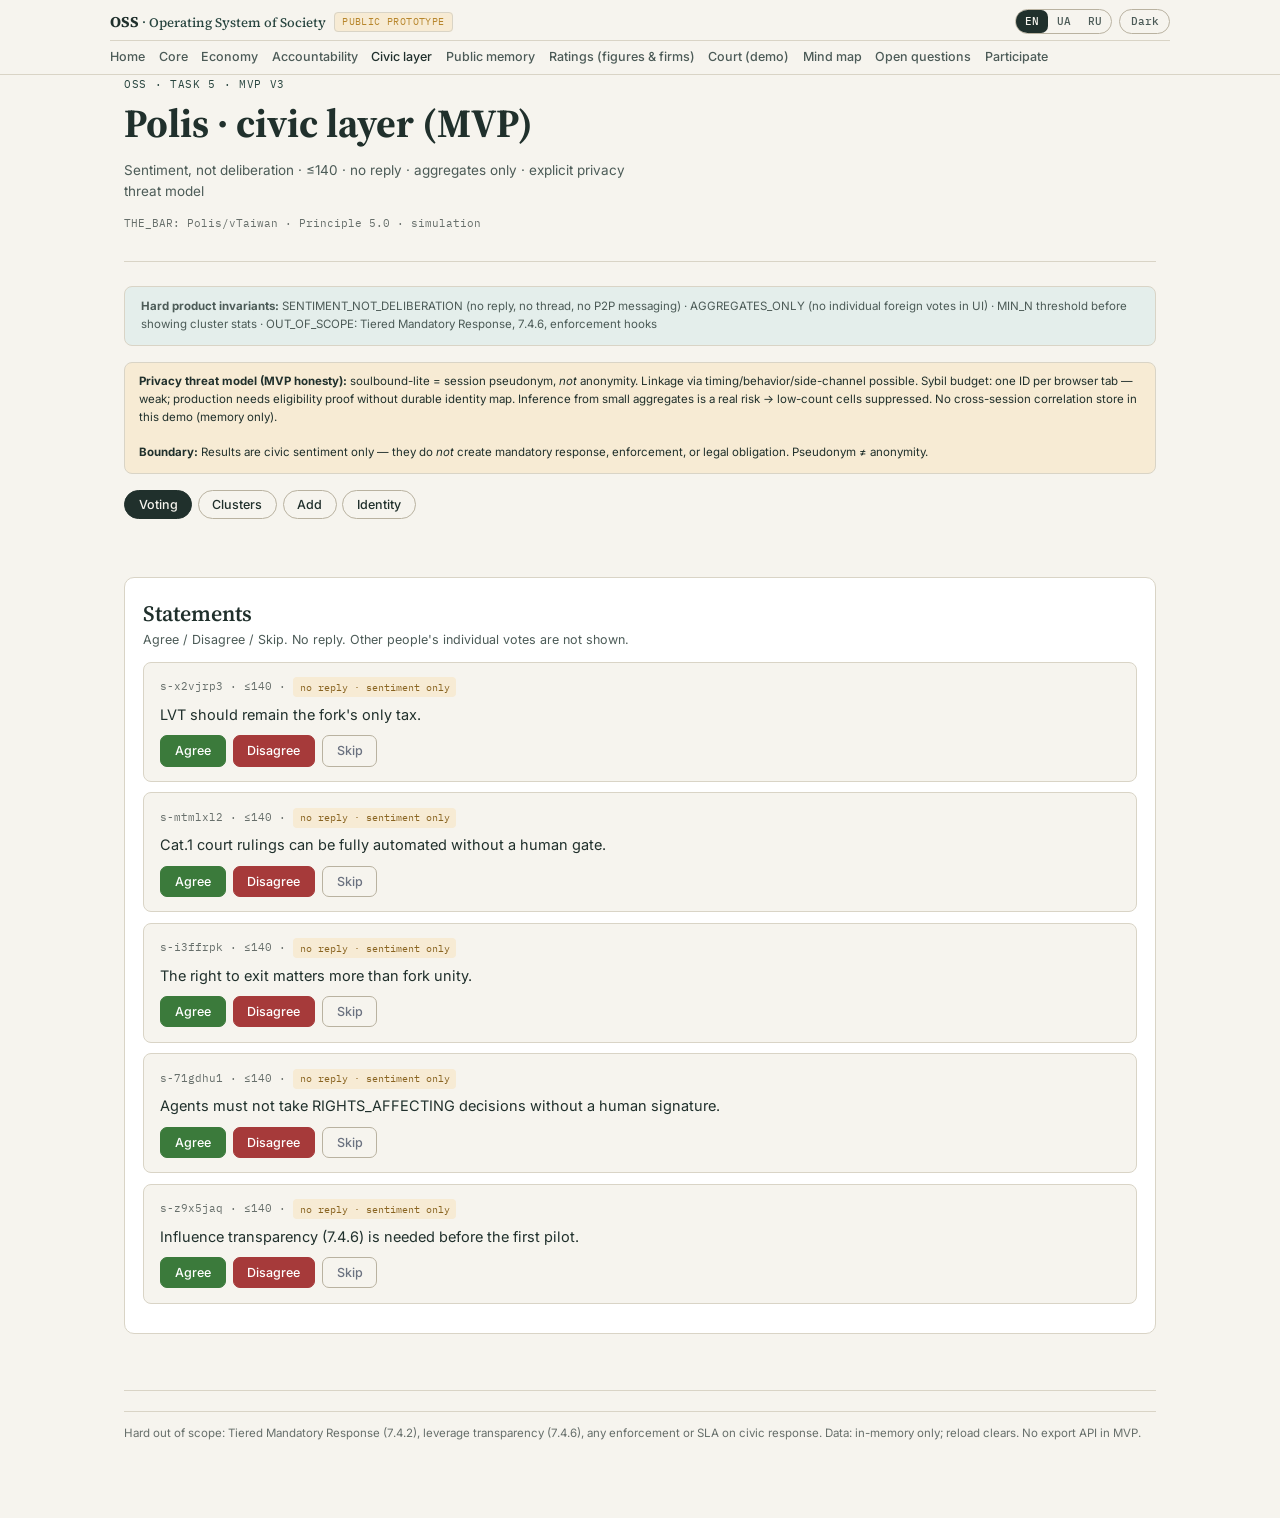
<file: OSS_Polis_MVP_v3.html>
<!DOCTYPE html>
<html lang="en">
<head>
<meta charset="UTF-8">
<meta name="viewport" content="width=device-width, initial-scale=1.0">
<title>OSS — Polis Civic MVP v3</title>
<link href="https://fonts.googleapis.com/css2?family=Source+Serif+4:opsz,wght@8..60,400;8..60,600&family=IBM+Plex+Mono:wght@400;500&family=Inter:wght@400;500;600&display=swap" rel="stylesheet">
<style>
:root{
  --paper:#F6F4EE;--raised:#FFF;--ink:#20302C;--soft:#4C5B57;--faint:#676F6B;
  --line:#D9D4C6;--strong:#B9B2A0;--teal:#3F7268;--teal-d:#28453F;--teal-w:#E4EEEB;
  --seal:#B7862C;--seal-w:#F7EBD4;--seal-d:#896421;--yes:#3B7A3B;--yes-w:#E7F1E5;--no:#A63A3A;--no-w:#F6E4E2;
  --serif:'Source Serif 4',Georgia,serif;--mono:'IBM Plex Mono',monospace;--sans:Inter,-apple-system,sans-serif;
}
*{box-sizing:border-box}
body{margin:0;background:var(--paper);color:var(--ink);font-family:var(--sans);line-height:1.5;padding:1rem 1.25rem 4rem}
.wrap{max-width:880px;margin:0 auto}
header{margin-bottom:1.5rem;border-bottom:1px solid var(--line);padding-bottom:1.1rem}
.ey{font-family:var(--mono);font-size:11px;letter-spacing:.06em;text-transform:uppercase;color:var(--teal-d);margin:0 0 .3rem}
h1{font-family:var(--serif);font-size:24px;font-weight:600;margin:0 0 .2rem}
.sub{font-size:13.5px;color:var(--soft);max-width:580px}
.bar{font-family:var(--mono);font-size:11px;color:var(--faint);margin-top:.4rem}
.disc{font-size:11.5px;background:var(--teal-w);border:1px solid var(--line);border-radius:8px;padding:.7rem 1rem;margin-bottom:1rem;color:var(--soft)}
.warn{font-size:11.5px;background:var(--seal-w);border:1px solid var(--line);border-radius:8px;padding:.65rem .9rem;margin-bottom:1rem;color:var(--ink)}
.tabs{display:flex;gap:.35rem;margin-bottom:1rem;flex-wrap:wrap}
.tab{font-size:12.5px;padding:.4rem .85rem;border-radius:18px;border:1px solid var(--strong);background:transparent;cursor:pointer;color:var(--ink)}
.tab.on{background:var(--ink);color:var(--paper);border-color:var(--ink)}
.card{background:var(--raised);border:1px solid var(--line);border-radius:10px;padding:1.1rem 1.25rem;margin-bottom:.9rem}
h2{font-family:var(--serif);font-size:15px;margin:0 0 .65rem}
.stmt{border:1px solid var(--line);border-radius:8px;padding:.9rem 1rem;margin-bottom:.65rem;background:var(--paper)}
.stmt .t{font-size:14.5px;margin-bottom:.55rem}
.stmt .meta{font-family:var(--mono);font-size:10.5px;color:var(--faint);margin-bottom:.4rem}
.btns{display:flex;gap:.45rem;flex-wrap:wrap}
button{font-family:var(--sans);font-size:12.5px;font-weight:500;border-radius:7px;padding:.45rem .85rem;cursor:pointer;border:1.5px solid var(--ink);background:var(--ink);color:#fff}
button.yes{background:var(--yes);border-color:var(--yes)}
button.no{background:var(--no);border-color:var(--no)}
button.skip{background:transparent;color:#6B7280;border-color:var(--strong)}
button.sec{background:transparent;color:var(--ink);border-color:var(--strong)}
button:disabled{opacity:.4;cursor:not-allowed}
.voted{font-size:11.5px;color:var(--teal-d);font-family:var(--mono)}
.cluster{display:grid;grid-template-columns:repeat(auto-fill,minmax(190px,1fr));gap:.65rem}
.cl{border:1px solid var(--line);border-radius:8px;padding:.75rem;background:var(--paper)}
.cl h3{font-size:12.5px;margin:0 0 .3rem}
.cl .n{font-family:var(--mono);font-size:10.5px;color:var(--faint)}
.barfill{height:5px;background:var(--line);border-radius:3px;margin:.35rem 0;overflow:hidden}
.barfill i{display:block;height:100%;background:var(--teal)}
.idbox{font-family:var(--mono);font-size:11.5px;background:var(--paper);border:1px dashed var(--strong);border-radius:6px;padding:.55rem .75rem;margin-bottom:.75rem}
.hidden{display:none!important}
.note{font-size:11.5px;color:var(--faint);margin-top:1.25rem;padding-top:.85rem;border-top:1px solid var(--line)}
input,textarea{width:100%;font:13.5px var(--sans);padding:.45rem .6rem;border:1px solid var(--strong);border-radius:6px;background:var(--paper);color:var(--ink);margin-bottom:.5rem}
textarea{min-height:58px;resize:vertical}
.pill{display:inline-block;font-family:var(--mono);font-size:9.5px;padding:.12rem .35rem;border-radius:4px;background:var(--seal-w);color:var(--seal-d)}
.diff{border-left:3px solid var(--seal);padding:.45rem .7rem;background:var(--seal-w);border-radius:0 6px 6px 0;font-size:12.5px;margin:.5rem 0}
.suppressed{font-size:11px;color:var(--faint);font-style:italic}
.to-intro{font-size:12.5px;color:var(--soft);margin:-.35rem 0 .8rem;max-width:64ch}
.gac-toggle{font-family:var(--mono);font-size:11px;color:var(--teal-d);background:none;border:none;cursor:pointer;padding:0;margin-bottom:.7rem;text-decoration:underline}
.gac-method{display:none;font-size:12px;color:var(--soft);background:var(--paper);border:1px dashed var(--strong);border-radius:8px;padding:.7rem .9rem;margin-bottom:.9rem}
.gac-method.open{display:block}
.gac-method .mt{font-family:var(--mono);font-size:10.5px;text-transform:uppercase;letter-spacing:.04em;color:var(--faint);margin-bottom:.4rem}
.quadgrid{display:grid;grid-template-columns:repeat(auto-fit,minmax(260px,1fr));gap:.8rem}
.quad{border:1px solid var(--line);border-radius:10px;padding:.85rem;background:var(--paper)}
.quad h3{font-size:13px;margin:0 0 .2rem;font-family:var(--serif)}
.quad .qdesc{font-size:11px;color:var(--faint);margin-bottom:.6rem}
.qstmt{background:var(--raised);border:1px solid var(--line);border-radius:7px;padding:.55rem .65rem;margin-bottom:.5rem;font-size:12.5px}
.qstmt .gacrow{display:flex;align-items:center;gap:.4rem;margin-top:.4rem;font-family:var(--mono);font-size:10px;color:var(--faint)}
.gacbar{flex:1;height:5px;background:var(--line);border-radius:3px;overflow:hidden}
.gacbar i{display:block;height:100%}
.groupsplit{margin-top:.4rem;font-family:var(--mono);font-size:10px;color:var(--soft)}
.clusterbox{font-size:11.5px;color:var(--soft);background:var(--teal-w);border-radius:7px;padding:.55rem .75rem;margin-bottom:.8rem}




[data-theme="dark"]{
  --paper:#121816;--raised:#1A221F;--ink:#E8EDE9;--soft:#A8B5AF;--faint:#80928B;
  --line:#2A3530;--strong:#3D4A44;--teal:#5BA89A;--teal-d:#7BC4B5;--teal-w:#1A2E2A;
  --seal:#D4A84B;--seal-w:#3A3218;--seal-d:#D4A84B;--yes:#6BC47A;--yes-w:#1A2E1F;--no:#E07A7A;--no-w:#3A1F1F;
}
/* ponytail: site-bar dead — site.js header */





.theme-btn{font-family:var(--mono);font-size:11px;border:1px solid var(--strong);border-radius:20px;padding:.3rem .65rem;background:transparent;color:var(--soft);cursor:pointer}
/* contrast fixes for dark */
[data-theme="dark"] .pill{background:var(--teal-w);color:var(--teal-d);border:1px solid var(--line)}
[data-theme="dark"] .meta{color:var(--soft)}
[data-theme="dark"] .warn{
  background:#2A2418;
  border-color:#5C4A28;
  color:#E6D5A8;
}
[data-theme="dark"] .disc{
  background:var(--teal-w);
  color:var(--soft);
  border-color:var(--line);
}
[data-theme="dark"] .tab{
  background:transparent;
  color:var(--soft);
  border-color:var(--strong);
}
[data-theme="dark"] .tab.on{
  background:var(--teal-d);
  color:#121816;
  border-color:var(--teal-d);
}
[data-theme="dark"] .tab:not(.on):hover{
  background:var(--raised);
  color:var(--ink);
}

</style>
<link rel="stylesheet" href="assets/site.css">
</head>
<body>
<div class="wrap">
  <header>
    <p class="ey" id="ey-line">OSS · TASK 5 · MVP v3</p>
    <h1 data-i18n="polis_h1">Polis · civic layer (MVP)</h1>
    <p class="sub" data-i18n="polis_sub">Sentiment, not deliberation</p>
    <p class="bar">THE_BAR: Polis/vTaiwan · Principle 5.0 · simulation</p>
  </header>

  <div class="disc" data-i18n-html="1" data-i18n-en="<strong>Hard product invariants:</strong>
    SENTIMENT_NOT_DELIBERATION (no reply, no thread, no P2P messaging) ·
    AGGREGATES_ONLY (no individual foreign votes in UI) ·
    MIN_N threshold before showing cluster stats ·
    OUT_OF_SCOPE: Tiered Mandatory Response, 7.4.6, enforcement hooks" data-i18n-ua="<strong>Жорсткі продуктові інваріанти:</strong>
    SENTIMENT_NOT_DELIBERATION (без відповіді, без треду, без P2P-повідомлень) ·
    AGGREGATES_ONLY (індивідуальні голоси інших не показуються в UI) ·
    поріг MIN_N перед показом кластерної статистики ·
    OUT_OF_SCOPE: Tiered Mandatory Response, 7.4.6, enforcement hooks" data-i18n-ru="<strong>Жёсткие продуктовые инварианты:</strong>
    SENTIMENT_NOT_DELIBERATION (нет ответа, нет треда, нет P2P-сообщений) ·
    AGGREGATES_ONLY (индивидуальные голоса других не показываются в UI) ·
    порог MIN_N перед показом кластерной статистики ·
    OUT_OF_SCOPE: Tiered Mandatory Response, 7.4.6, enforcement hooks">
    <strong>Hard product invariants:</strong>
    SENTIMENT_NOT_DELIBERATION (no reply, no thread, no P2P messaging) ·
    AGGREGATES_ONLY (no individual foreign votes in UI) ·
    MIN_N threshold before showing cluster stats ·
    OUT_OF_SCOPE: Tiered Mandatory Response, 7.4.6, enforcement hooks
  </div>

  <div class="warn" data-i18n-html="1" data-i18n-en="<strong>Privacy threat model (MVP honesty):</strong>
    soulbound-lite = session pseudonym, <em>not</em> anonymity.
    Linkage via timing/behavior/side-channel possible.
    Sybil budget: one ID per browser tab — weak; production needs eligibility proof without durable identity map.
    Inference from small aggregates is a real risk → low-count cells suppressed.
    No cross-session correlation store in this demo (memory only).<br><br>
    <strong>Boundary:</strong> Results are civic sentiment only — they do <em>not</em> create mandatory response, enforcement, or legal obligation. Pseudonym ≠ anonymity." data-i18n-ua="<strong>Модель загроз приватності (чесність MVP):</strong>
    soulbound-lite = псевдонім сесії, <em>не</em> анонімність.
    Можливий звʼязок через таймінг/поведінку/побічні канали.
    Sybil-бюджет: один ID на вкладку браузера — слабко; продакшн потребує доказу права голосу без стійкої карти ідентичності.
    Висновок з малих агрегатів — реальний ризик → клітинки з малою кількістю голосів приховані.
    У цьому демо немає сховища міжсесійної кореляції (лише памʼять).<br><br>
    <strong>Межа:</strong> результати — лише громадянський сентимент, вони <em>не</em> створюють обовʼязкову відповідь, правозастосування чи юридичне зобовʼязання. Псевдонім ≠ анонімність." data-i18n-ru="<strong>Модель угроз приватности (честность MVP):</strong>
    soulbound-lite = псевдоним сессии, <em>не</em> анонимность.
    Возможна связка через тайминг/поведение/побочные каналы.
    Sybil-бюджет: один ID на вкладку браузера — слабо; продакшн требует доказательства права голоса без устойчивой карты идентичности.
    Вывод из малых агрегатов — реальный риск → ячейки с малым числом голосов скрыты.
    В этом демо нет хранилища межсессионной корреляции (только память).<br><br>
    <strong>Граница:</strong> результаты — только гражданский сентимент, они <em>не</em> создают обязательный ответ, правоприменение или юридическое обязательство. Псевдоним ≠ анонимность.">
    <strong>Privacy threat model (MVP honesty):</strong>
    soulbound-lite = session pseudonym, <em>not</em> anonymity.
    Linkage via timing/behavior/side-channel possible.
    Sybil budget: one ID per browser tab — weak; production needs eligibility proof without durable identity map.
    Inference from small aggregates is a real risk → low-count cells suppressed.
    No cross-session correlation store in this demo (memory only).<br><br>
    <strong>Boundary:</strong> Results are civic sentiment only — they do <em>not</em> create mandatory response, enforcement, or legal obligation. Pseudonym ≠ anonymity.
  </div>

  <div class="tabs">
    <button class="tab on" data-tab="vote" data-i18n="polis_tab_vote">Voting</button>
    <button class="tab" data-tab="clusters" data-i18n="polis_tab_cl">Clusters</button>
    <button class="tab" data-tab="add" data-i18n="polis_tab_add">Add</button>
    <button class="tab" data-tab="id" data-i18n="polis_tab_id">Identity</button>
  </div>

  <section id="tab-vote">
    <div class="card">
      <h2>Statements</h2>
      <p style="font-size:12.5px;color:var(--soft);margin:-.35rem 0 .8rem" data-i18n-en="Agree / Disagree / Skip. No reply. Other people's individual votes are not shown." data-i18n-ua="Згоден / Не згоден / Пропустити. Немає відповіді. Індивідуальні голоси інших учасників не показуються." data-i18n-ru="Согласен / Не согласен / Пропустить. Нет ответа. Индивидуальные голоса других участников не показываются.">Agree / Disagree / Skip. No reply. Other people's individual votes are not shown.</p>
      <div id="feed"></div>
    </div>
  </section>

  <section id="tab-clusters" class="hidden">
    <div class="card">
      <h2 id="to-h2">Topic Overview (demo GAC)</h2>
      <p class="to-intro" id="to-intro">Statements grouped by Group-Aware Consensus (GAC) — not raw vote share.</p>
      <button class="gac-toggle" id="gac-toggle-btn">How GAC is computed →</button>
      <div class="gac-method" id="gac-method">
        <div class="mt" id="gac-method-title">Method (demo-scale)</div>
        <div id="gac-method-body"></div>
      </div>
      <div class="clusterbox" id="cluster-assign"></div>
      <div class="quadgrid" id="quadgrid"></div>
      <div class="diff">
        <strong>Divergence card — descriptive only</strong><br>
        <span id="diff-text">Comparing a claimed statement to aggregated clusters. Not a normative label on participants.</span>
      </div>
    </div>
  </section>

  <section id="tab-add" class="hidden">
    <div class="card">
      <h2>New statement</h2>
      <textarea id="new-stmt" maxlength="140" placeholder="≤140 characters, one statement…"></textarea>
      <div style="font-size:11px;color:var(--faint);margin-bottom:.5rem"><span id="char">0</span>/140 · not a thread, not a reply</div>
      <button id="addBtn">Publish</button>
    </div>
  </section>

  <section id="tab-id" class="hidden">
    <div class="card">
      <h2 data-i18n="polis_tab_id">Identity</h2>
      <p style="font-size:12.5px;color:var(--soft);margin-bottom:.65rem" data-i18n-html="1" data-i18n-en="Session pseudonym only. No reverse map to phone/passport in this MVP.
        <strong>Not a Sybil-proof credential.</strong> Production: separate eligibility proof from vote unlinkability." data-i18n-ua="Лише псевдонім сесії. Немає зворотної карти на телефон/паспорт у цьому MVP.
        <strong>Не Sybil-захищений credential.</strong> Продакшн: доказ права голосу окремо від неможливості звʼязати голоси." data-i18n-ru="Только псевдоним сессии. Нет обратной карты на телефон/паспорт в этом MVP.
        <strong>Не Sybil-защищённый credential.</strong> Продакшн: доказательство права голоса отдельно от невозможности связать голоса.">
        Session pseudonym only. No reverse map to phone/passport in this MVP.
        <strong>Not a Sybil-proof credential.</strong> Production: separate eligibility proof from vote unlinkability.
      </p>
      <div class="idbox" id="id-display">—</div>
      <button class="sec" id="regen">New session ID (resets my votes)</button>
    </div>
  </section>

  <p class="note">
    Hard out of scope: Tiered Mandatory Response (7.4.2), leverage transparency (7.4.6), any enforcement or SLA on civic response.
    Data: in-memory only; reload clears. No export API in MVP.
  </p>
</div>

<script>
const MIN_N = 3; // suppress aggregate cells below this
const S = { id:null, statements:[], votes:{} };

function lang(){ return localStorage.getItem('oss-lang') || 'en'; }

const T = {
  en: {
    statements:'Statements', clusters:'Topic Overview (demo GAC)', divCard:'Divergence card — descriptive only',
    newStmt:'New statement', identity:'Identity',
    onlyAgg:'Descriptive aggregates only. Cluster ≠ personality category.',
    cellsSuppressed:'Cells with n < MIN_N are hidden (anti-inference).',
    diffPreset:'Comparing a claimed "official narrative" statement to aggregated clusters. Not a normative label on participants.',
    placeholder:'≤140 characters, one statement…', notThread:'not a thread, not a reply',
    publish:'Publish', newSession:'New session ID (resets my votes)', confirmReset:'A new session ID will reset your votes.',
    yourVote:'your vote:', agree:'Agree', disagree:'Disagree', skip:'Skip',
    agg:(y,n,sk,tot)=>` · aggregate +${y}/−${n}/∅${sk} (n=${tot})`, aggHidden:'aggregates hidden (n<'+MIN_N+')',
    aClusterTitle:'A · agreement (descriptive)', bClusterTitle:'B · split (descriptive)', cClusterTitle:'C · disagreement (descriptive)',
    stmtCount:(n)=>n+' stmts', hidden:'hidden (n<'+MIN_N+')', empty:'empty',
    claimedThesis:'Claimed thesis (example):', claimedEx:'"Everyone supports fully automated Cat.1 rulings."',
    descFact:'Descriptive cluster fact:', descFactBody:(n)=>`the statement about automation without a human gate is not in a stable-consensus zone (n≥${n}).`,
    comparisonNote:'This compares a thesis to aggregates — ', notLabel:'not', comparisonEnd:' a label on participants.',
    sessionSuffix:' · session pseudonym · not anonymity · weak Sybil',
    toIntro:'Statements grouped by Group-Aware Consensus (GAC) — not raw vote share. A statement counts as consensus only if it holds up separately inside each opinion group, not just on average.',
    gacToggle:'How GAC is computed →', gacTitle:'Method (demo-scale)',
    gacBody:'Participants are split into 2 opinion groups from their vote pattern. For each statement and group: P = (1 + agree) / (2 + agree + disagree) — Laplace-smoothed so thin data defaults to uncertain, not extreme. GAC = P(group A) × P(group B) — a product, not an average, so a statement backed by only one group scores low even if the raw combined majority looks large.',
    quadConsensus:'Consensus', quadConsensusDesc:'High GAC — holds up inside every group independently, not just on raw average.',
    quadDivisive:'Divisive', quadDivisiveDesc:'Groups lean to opposite sides — a real fault line, not noise.',
    quadGroupRep:'Group-representative', quadGroupRepDesc:'Distinctly held by one group while the other stays closer to undecided.',
    quadPass:'Pass / unsure', quadPassDesc:'Too little engagement or too close to 50/50 to classify yet.',
    gacLabel:'GAC', groupA:'Group A', groupB:'Group B', groupSuppressed:'group split hidden (n<'+MIN_N+' in a group)',
    notClustered:'Vote on 2+ statements to see which opinion group you land closest to (demo-scale, not a personality label).',
    clusteredAs:(g)=>`Provisionally closest to ${g}, based on shared votes so far — this can shift as you vote more.`,
    seeds:[
      'LVT should remain the fork\'s only tax.',
      'Cat.1 court rulings can be fully automated without a human gate.',
      'The right to exit matters more than fork unity.',
      'Agents must not take RIGHTS_AFFECTING decisions without a human signature.',
      'Influence transparency (7.4.6) is needed before the first pilot.'
    ]
  },
  ua: {
    statements:'Твердження', clusters:'Огляд тем (демо GAC)', divCard:'Картка розбіжності — лише описова',
    newStmt:'Нове твердження', identity:'Ідентичність',
    onlyAgg:'Лише описові агрегати. Кластер ≠ категорія особистості.',
    cellsSuppressed:'Клітинки з n < MIN_N приховані (anti-inference).',
    diffPreset:'Порівняння «заявленого тезису» з агрегованими кластерами. Не нормативна класифікація учасників.',
    placeholder:'≤140 символів, одне твердження…', notThread:'не тред, не відповідь',
    publish:'Опублікувати', newSession:'Новий session ID (скидає мої голоси)', confirmReset:'Новий session ID скине ваші голоси.',
    yourVote:'ваш голос:', agree:'Згоден', disagree:'Не згоден', skip:'Пропустити',
    agg:(y,n,sk,tot)=>` · агрегати +${y}/−${n}/∅${sk} (n=${tot})`, aggHidden:'агрегати приховані (n<'+MIN_N+')',
    aClusterTitle:'A · згода (описово)', bClusterTitle:'B · розкол (описово)', cClusterTitle:'C · незгода (описово)',
    stmtCount:(n)=>n+' твердж.', hidden:'приховано (n<'+MIN_N+')', empty:'порожньо',
    claimedThesis:'Заявлений тезис (приклад):', claimedEx:'«Усі підтримують повністю автоматизований суд Кат.1».',
    descFact:'Описовий факт кластерів:', descFactBody:(n)=>`твердження про автоматизацію без human gate не в зоні стійкої згоди (n≥${n}).`,
    comparisonNote:'Це порівняння тезису з агрегатами — ', notLabel:'не', comparisonEnd:' ярлик на учасників.',
    sessionSuffix:' · псевдонім сесії · не анонімність · слабкий Sybil',
    toIntro:'Твердження згруповані за Group-Aware Consensus (GAC) — не за сирою часткою голосів. Твердження рахується консенсусним, лише якщо тримається окремо всередині кожної групи думок, а не тільки в середньому.',
    gacToggle:'Як рахується GAC →', gacTitle:'Метод (демо-масштаб)',
    gacBody:'Учасників поділено на 2 групи думок за патерном голосування. Для кожного твердження і групи: P = (1 + згоден) / (2 + згоден + не згоден) — згладжено за Лапласом, щоб мало даних за замовчуванням давало невизначеність, а не крайність. GAC = P(група A) × P(група B) — добуток, не середнє, тож твердження, яке підтримує лише одна група, отримує низький бал, навіть якщо сира сумарна більшість виглядає великою.',
    quadConsensus:'Консенсус', quadConsensusDesc:'Високий GAC — тримається в кожній групі окремо, не лише в середньому.',
    quadDivisive:'Розкол', quadDivisiveDesc:'Групи схиляються в протилежні боки — реальна лінія розлому, не шум.',
    quadGroupRep:'Репрезентативне для групи', quadGroupRepDesc:'Виразно підтримується однією групою, тоді як інша ближче до невизначеності.',
    quadPass:'Пропуск / невпевненість', quadPassDesc:'Замало залученості або надто близько до 50/50, щоб класифікувати.',
    gacLabel:'GAC', groupA:'Група A', groupB:'Група B', groupSuppressed:'розподіл по групах приховано (n<'+MIN_N+' у групі)',
    notClustered:'Проголосуйте за 2+ тверджень, щоб побачити, до якої групи думок ви найближчі (демо-масштаб, не ярлик особистості).',
    clusteredAs:(g)=>`Попередньо найближче до ${g}, на основі спільних голосів дотепер — може змінитися з новими голосами.`,
    seeds:[
      'LVT має лишитися єдиним податком на рівні форку.',
      'Вердикти суду Кат.1 можна повністю автоматизувати без human gate.',
      'Право виходу важливіше за єдність форку.',
      'Агенти не повинні приймати RIGHTS_AFFECTING рішення без підпису людини.',
      'Прозорість впливу (7.4.6) потрібна до першого пілоту.'
    ]
  },
  ru: {
    statements:'Утверждения', clusters:'Обзор тем (демо GAC)', divCard:'Карточка расхождения — только описательно',
    newStmt:'Новое утверждение', identity:'Идентичность',
    onlyAgg:'Только описательные агрегаты. Кластер ≠ категория личности.',
    cellsSuppressed:'Ячейки с n < MIN_N скрыты (anti-inference).',
    diffPreset:'Сравнение «заявленного тезиса» с агрегированными кластерами. Не нормативная классификация участников.',
    placeholder:'≤140 символов, одно утверждение…', notThread:'не тред, не ответ',
    publish:'Опубликовать', newSession:'Новый session ID (сброс моих голосов)', confirmReset:'Новый session ID сбросит ваши голоса.',
    yourVote:'ваш голос:', agree:'Согласен', disagree:'Не согласен', skip:'Пропустить',
    agg:(y,n,sk,tot)=>` · агрегаты +${y}/−${n}/∅${sk} (n=${tot})`, aggHidden:'агрегаты скрыты (n<'+MIN_N+')',
    aClusterTitle:'A · согласие (описательно)', bClusterTitle:'B · раскол (описательно)', cClusterTitle:'C · несогласие (описательно)',
    stmtCount:(n)=>n+' утв.', hidden:'скрыто (n<'+MIN_N+')', empty:'пусто',
    claimedThesis:'Заявленный тезис (пример):', claimedEx:'«Все поддерживают авто-суд Кат.1».',
    descFact:'Описательный факт кластеров:', descFactBody:(n)=>`утверждение об автоматизации без human gate не в зоне устойчивого согласия (n≥${n}).`,
    comparisonNote:'Это сравнение тезиса с агрегатами — ', notLabel:'не', comparisonEnd:' ярлык на участников.',
    sessionSuffix:' · session pseudonym · не анонимность · слабый Sybil',
    toIntro:'Утверждения сгруппированы по Group-Aware Consensus (GAC) — не по сырой доле голосов. Утверждение засчитывается как консенсусное, только если держится отдельно внутри каждой группы мнений, а не только в среднем.',
    gacToggle:'Как считается GAC →', gacTitle:'Метод (демо-масштаб)',
    gacBody:'Участники разделены на 2 группы мнений по паттерну голосования. Для каждого утверждения и группы: P = (1 + согласен) / (2 + согласен + не согласен) — сглажено по Лапласу, чтобы малое число голосов давало неопределённость по умолчанию, а не крайность. GAC = P(группа A) × P(группа B) — произведение, не среднее, поэтому утверждение, которое поддерживает только одна группа, получает низкий балл, даже если сырое суммарное большинство выглядит внушительным.',
    quadConsensus:'Консенсус', quadConsensusDesc:'Высокий GAC — держится в каждой группе по отдельности, не только в среднем.',
    quadDivisive:'Раскол', quadDivisiveDesc:'Группы склоняются в противоположные стороны — реальная линия разлома, не шум.',
    quadGroupRep:'Репрезентативно для группы', quadGroupRepDesc:'Выраженно поддерживается одной группой, тогда как другая ближе к неопределённости.',
    quadPass:'Пропуск / неуверенность', quadPassDesc:'Слишком мало вовлечённости или слишком близко к 50/50, чтобы классифицировать.',
    gacLabel:'GAC', groupA:'Группа A', groupB:'Группа B', groupSuppressed:'разбивка по группам скрыта (n<'+MIN_N+' в группе)',
    notClustered:'Проголосуйте за 2+ утверждений, чтобы увидеть, к какой группе мнений вы ближе всего (демо-масштаб, не ярлык личности).',
    clusteredAs:(g)=>`Предварительно ближе всего к ${g}, на основе общих голосов пока что — может измениться с новыми голосами.`,
    seeds:[
      'LVT должен оставаться единственным налогом на уровне форка.',
      'Судебные вердикты Кат.1 можно полностью автоматизировать без human gate.',
      'Право выхода важнее единства форка.',
      'Агенты не должны принимать RIGHTS_AFFECTING решения без подписи человека.',
      'Прозрачность влияния (7.4.6) нужна до первого пилота.'
    ]
  }
};
function t(){ return T[lang()] || T.en; }

function uid(){return 's-'+Math.random().toString(36).slice(2,9)}
function sessionId(){
  const raw='oss-'+Date.now().toString(36)+'-'+Math.random().toString(36).slice(2,10);
  let h=0; for(let i=0;i<raw.length;i++) h=((h<<5)-h)+raw.charCodeAt(i)|0;
  return 'SB-'+Math.abs(h).toString(16).toUpperCase().slice(0,10);
}
function $(id){return document.getElementById(id)}
function esc(s){return String(s).replace(/[&<>"']/g,c=>({'&':'&amp;','<':'&lt;','>':'&gt;','"':'&quot;',"'":'&#39;'}[c]))}

// --- GAC engine (demo-scale) ---
// Synthetic participants, votes indexed by SEED statement position (0..4). 'y'/'n'/'s'(skip/no vote).
// Two latent opinion clusters baked into the pattern on purpose, so the clustering step below has
// something real to find — not fabricated group labels, an actual (tiny) k=2 split computed at runtime.
const SYNTH_PARTICIPANTS = [
  {id:'a1', votes:['y','n','y','y','s']},
  {id:'a2', votes:['y','n','n','y','n']},
  {id:'a3', votes:['y','n','y','y','y']},
  {id:'a4', votes:['y','n','n','y','s']},
  {id:'a5', votes:['y','n','y','y','s']},
  {id:'b1', votes:['y','y','y','n','s']},
  {id:'b2', votes:['y','y','y','y','n']},
  {id:'b3', votes:['n','y','y','n','s']},
  {id:'b4', votes:['y','y','y','s','y']}
];
function toNum(v){ return v==='y'?1:(v==='n'?-1:null); }
function vecSimilarity(a,b){
  let sum=0,count=0;
  for(let i=0;i<a.length;i++){
    if(a[i]==null||b[i]==null) continue;
    sum+=a[i]*b[i]; count++;
  }
  return count===0?0:sum/count;
}
function meanVector(vecs, len){
  const out=[];
  for(let i=0;i<len;i++){
    let sum=0,count=0;
    vecs.forEach(v=>{ if(v[i]!=null){ sum+=v[i]; count++; } });
    out.push(count===0?null:sum/count);
  }
  return out;
}
// k=2 clustering via maximin seeding + a few Lloyd iterations — small-n but a real algorithm, not scripted labels.
function clusterParticipants(participants, dimCount){
  const vecs = participants.map(p=>p.votes.slice(0,dimCount).map(toNum));
  if(participants.length<2) return [participants.map(p=>p.id), []];
  let minSim=Infinity, seedA=0, seedB=1;
  for(let i=0;i<vecs.length;i++) for(let j=i+1;j<vecs.length;j++){
    const s=vecSimilarity(vecs[i],vecs[j]);
    if(s<minSim){ minSim=s; seedA=i; seedB=j; }
  }
  let centerA=vecs[seedA], centerB=vecs[seedB];
  let groupAIdx=[], groupBIdx=[];
  for(let iter=0; iter<4; iter++){
    groupAIdx=[]; groupBIdx=[];
    vecs.forEach((v,idx)=>{
      const simA=vecSimilarity(v,centerA), simB=vecSimilarity(v,centerB);
      (simA>=simB?groupAIdx:groupBIdx).push(idx);
    });
    if(groupAIdx.length===0||groupBIdx.length===0) break;
    centerA=meanVector(groupAIdx.map(i=>vecs[i]), dimCount);
    centerB=meanVector(groupBIdx.map(i=>vecs[i]), dimCount);
  }
  return [groupAIdx.map(i=>participants[i].id), groupBIdx.map(i=>participants[i].id)];
}
function gacForIndex(idx, groupIds, byId){
  function stats(ids){
    let agree=0, disagree=0;
    ids.forEach(id=>{ const v=byId[id].votes[idx]; if(v==='y')agree++; else if(v==='n')disagree++; });
    return {agree, disagree, total: agree+disagree};
  }
  const A=stats(groupIds[0]), B=stats(groupIds[1]);
  const pA=(1+A.agree)/(2+A.agree+A.disagree);
  const pB=B.total>=0 && groupIds[1].length>0 ? (1+B.agree)/(2+B.agree+B.disagree) : null;
  return { pA, pB: pB, gac: pB==null?pA:pA*pB, countA:A.total, countB:B.total,
    sizeA: groupIds[0].length, sizeB: groupIds[1].length };
}
function classifyQuadrant(res){
  if(res.pB==null) return 'pass';
  const skipRatioA = res.sizeA? 1-(res.countA/res.sizeA) : 1;
  const skipRatioB = res.sizeB? 1-(res.countB/res.sizeB) : 1;
  const combinedSkip = (res.sizeA+res.sizeB)? ((res.sizeA-res.countA)+(res.sizeB-res.countB))/(res.sizeA+res.sizeB) : 1;
  const nearNeutral = Math.abs(res.pA-0.5)<0.15 && Math.abs(res.pB-0.5)<0.15;
  if(combinedSkip>0.4 && nearNeutral) return 'pass';
  const strongA = Math.abs(res.pA-0.5)>=0.25, strongB = Math.abs(res.pB-0.5)>=0.25;
  const oppositeSides = (res.pA-0.5)*(res.pB-0.5) < 0;
  if(strongA && strongB && oppositeSides) return 'divisive';
  const commitA = Math.abs(res.pA-0.5)*2, commitB = Math.abs(res.pB-0.5)*2;
  if(Math.abs(commitA-commitB)>=0.4) return commitA>commitB ? 'repA' : 'repB';
  const sameDirection = (res.pA-0.5)*(res.pB-0.5) > 0;
  if(res.gac>=0.35 && sameDirection) return 'consensus';
  return 'pass';
}
function buildParticipantPool(){
  // live user becomes an extra participant once they've voted on 2+ seed statements — same bar as the UI message.
  const pool = SYNTH_PARTICIPANTS.map(p=>({id:p.id, votes:p.votes.slice()}));
  const myVotes = S.seedIndex.map(id => {
    const v = S.votes[id] && S.votes[id].byUser[S.id];
    return v==='yes'?'y':(v==='no'?'n':'s');
  });
  const myVoteCount = myVotes.filter(v=>v!=='s').length;
  if(myVoteCount>=2) pool.push({id:'__me__', votes:myVotes});
  return { pool, myVoteCount };
}

function paintStaticLabels(){
  const L = t();
  document.querySelector('#tab-vote h2').textContent = L.statements;
  $('to-h2').textContent = L.clusters;
  $('to-intro').textContent = L.toIntro;
  $('gac-toggle-btn').textContent = L.gacToggle;
  $('gac-method-title').textContent = L.gacTitle;
  $('gac-method-body').textContent = L.gacBody;
  document.querySelector('#tab-add h2').textContent = L.newStmt;
  document.querySelectorAll('#tab-id h2')[0].textContent = L.identity;
  document.querySelector('.diff strong').textContent = L.divCard;
  $('diff-text').textContent = L.diffPreset;
  $('new-stmt').placeholder = L.placeholder;
  document.querySelector('#tab-add div[style]').childNodes[1].textContent = '/140 · ' + L.notThread;
  $('addBtn').textContent = L.publish;
  $('regen').textContent = L.newSession;
}

function init(){
  S.id=sessionId();
  paintStaticLabels();
  $('id-display').textContent=S.id+t().sessionSuffix;
  S.seedIndex=[];
  t().seeds.forEach(txt=>{
    const id=uid();
    S.statements.push({id,text:txt});
    S.votes[id]={yes:0,no:0,skip:0,byUser:{}};
    S.seedIndex.push(id);
  });
  // synthetic other participants (demo only) — enough to pass MIN_N; same source vectors feed both
  // the simple per-statement yes/no counters below AND the GAC engine (SYNTH_PARTICIPANTS) used in Topic Overview.
  SYNTH_PARTICIPANTS.forEach(p=>{
    S.seedIndex.forEach((sid,si)=>{
      const v=p.votes[si];
      if(v==='y') S.votes[sid].yes++;
      else if(v==='n') S.votes[sid].no++;
      else S.votes[sid].skip++;
    });
  });
  renderFeed(); renderTopicOverview();
}

document.querySelectorAll('.tab').forEach(tb=>{
  tb.onclick=()=>{
    document.querySelectorAll('.tab').forEach(x=>x.classList.remove('on'));
    tb.classList.add('on');
    ['vote','clusters','add','id'].forEach(n=>{
      $( 'tab-'+n).classList.toggle('hidden', n!==tb.dataset.tab);
    });
    if(tb.dataset.tab==='clusters') renderTopicOverview();
  };
});

function renderFeed(){
  const L = t();
  $('feed').innerHTML=S.statements.map(st=>{
    const v=S.votes[st.id];
    const my=v.byUser[S.id];
    const total=v.yes+v.no+v.skip;
    const showAgg = total>=MIN_N;
    return `<div class="stmt">
      <div class="meta">${st.id} · ≤140 · <span class="pill">no reply · sentiment only</span></div>
      <div class="t">${esc(st.text)}</div>
      ${my
        ? `<div class="voted">${L.yourVote} ${my==='yes'?L.agree:my==='no'?L.disagree:L.skip}
            ${showAgg?L.agg(v.yes,v.no,v.skip,total):` · <span class="suppressed">${L.aggHidden}</span>`}</div>`
        : `<div class="btns">
            <button class="yes" onclick="vote('${st.id}','yes')">${L.agree}</button>
            <button class="no" onclick="vote('${st.id}','no')">${L.disagree}</button>
            <button class="skip" onclick="vote('${st.id}','skip')">${L.skip}</button>
          </div>`}
    </div>`;
  }).join('');
}

function vote(sid,val){
  const v=S.votes[sid];
  if(v.byUser[S.id]) return;
  v.byUser[S.id]=val; v[val]++;
  renderFeed(); renderTopicOverview();
}

function renderTopicOverview(){
  const L = t();
  const { pool, myVoteCount } = buildParticipantPool();
  const byId = {}; pool.forEach(p=>byId[p.id]=p);
  const groupIds = clusterParticipants(pool, S.seedIndex.length);
  const iAmIn = groupIds[0].includes('__me__') ? 0 : (groupIds[1].includes('__me__') ? 1 : -1);

  $('cluster-assign').innerHTML = myVoteCount<2
    ? L.notClustered
    : L.clusteredAs(iAmIn===0 ? L.groupA : (iAmIn===1 ? L.groupB : L.groupA));

  const buckets = { consensus:[], divisive:[], repA:[], repB:[], pass:[] };
  S.statements.forEach(st=>{
    // only seed statements have synthetic data; user-added statements have none yet →
    // sparse data → correctly falls into 'pass' rather than a fabricated classification.
    const idx = S.seedIndex.indexOf(st.id);
    if(idx===-1){ buckets.pass.push({st, res:null}); return; }
    const res = gacForIndex(idx, groupIds, byId);
    const k = classifyQuadrant(res);
    buckets[k].push({st, res});
  });

  const quads = [
    {k:'consensus', title:L.quadConsensus, desc:L.quadConsensusDesc, col:'var(--yes)'},
    {k:'divisive', title:L.quadDivisive, desc:L.quadDivisiveDesc, col:'var(--no)'},
    {k:'repA', title:L.quadGroupRep+' — '+L.groupA, desc:L.quadGroupRepDesc, col:'var(--teal)'},
    {k:'repB', title:L.quadGroupRep+' — '+L.groupB, desc:L.quadGroupRepDesc, col:'var(--teal-d)'},
    {k:'pass', title:L.quadPass, desc:L.quadPassDesc, col:'var(--faint)'}
  ];
  $('quadgrid').innerHTML = quads.map(q=>{
    const items = buckets[q.k];
    const body = items.length ? items.map(x=>{
      const short = esc(x.st.text.slice(0,72))+(x.st.text.length>72?'…':'');
      if(!x.res) return `<div class="qstmt">${short}</div>`;
      const r=x.res;
      const suppressA = r.sizeA>0 && r.countA<MIN_N, suppressB = r.sizeB>0 && r.countB<MIN_N;
      const pct = Math.round(r.gac*100);
      const split = suppressA||suppressB
        ? L.groupSuppressed
        : `${L.groupA}: ${(r.pA*100).toFixed(0)}%` + (r.pB!=null?` · ${L.groupB}: ${(r.pB*100).toFixed(0)}%`:'');
      return `<div class="qstmt">${short}
        <div class="gacrow"><span class="tnum">${L.gacLabel} ${pct}%</span><div class="gacbar"><i style="width:${pct}%;background:${q.col}"></i></div></div>
        <div class="groupsplit tnum">${split}</div>
      </div>`;
    }).join('') : `<div class="suppressed">${L.empty}</div>`;
    return `<div class="quad"><h3 style="color:${q.col}">${q.title}</h3><div class="qdesc">${q.desc}</div>${body}</div>`;
  }).join('');

  $('diff-text').innerHTML=
    `<em>${L.claimedThesis}</em> ${L.claimedEx}<br>
     <em>${L.descFact}</em> ${L.descFactBody(MIN_N)}
     ${L.comparisonNote}<strong>${L.notLabel}</strong>${L.comparisonEnd}`;
}
$('gac-toggle-btn').onclick = () => $('gac-method').classList.toggle('open');


$('new-stmt').oninput=function(){$('char').textContent=this.value.length};
$('addBtn').onclick=()=>{
  const val=$('new-stmt').value.trim();
  if(!val||val.length>140) return;
  const id=uid();
  S.statements.unshift({id,text:val});
  S.votes[id]={yes:0,no:0,skip:0,byUser:{}};
  $('new-stmt').value='';$('char').textContent='0';
  document.querySelector('.tab[data-tab="vote"]').click();
  renderFeed();
};
$('regen').onclick=()=>{
  if(!confirm(t().confirmReset)) return;
  Object.keys(S.votes).forEach(sid=>{
    const v=S.votes[sid], old=v.byUser[S.id];
    if(old){v[old]--; delete v.byUser[S.id]}
  });
  S.id=sessionId();
  $('id-display').textContent=S.id+t().sessionSuffix;
  renderFeed(); renderTopicOverview();
};
init();
</script>

<script src="assets/site.js" defer></script>
</body>
</html>
</file>
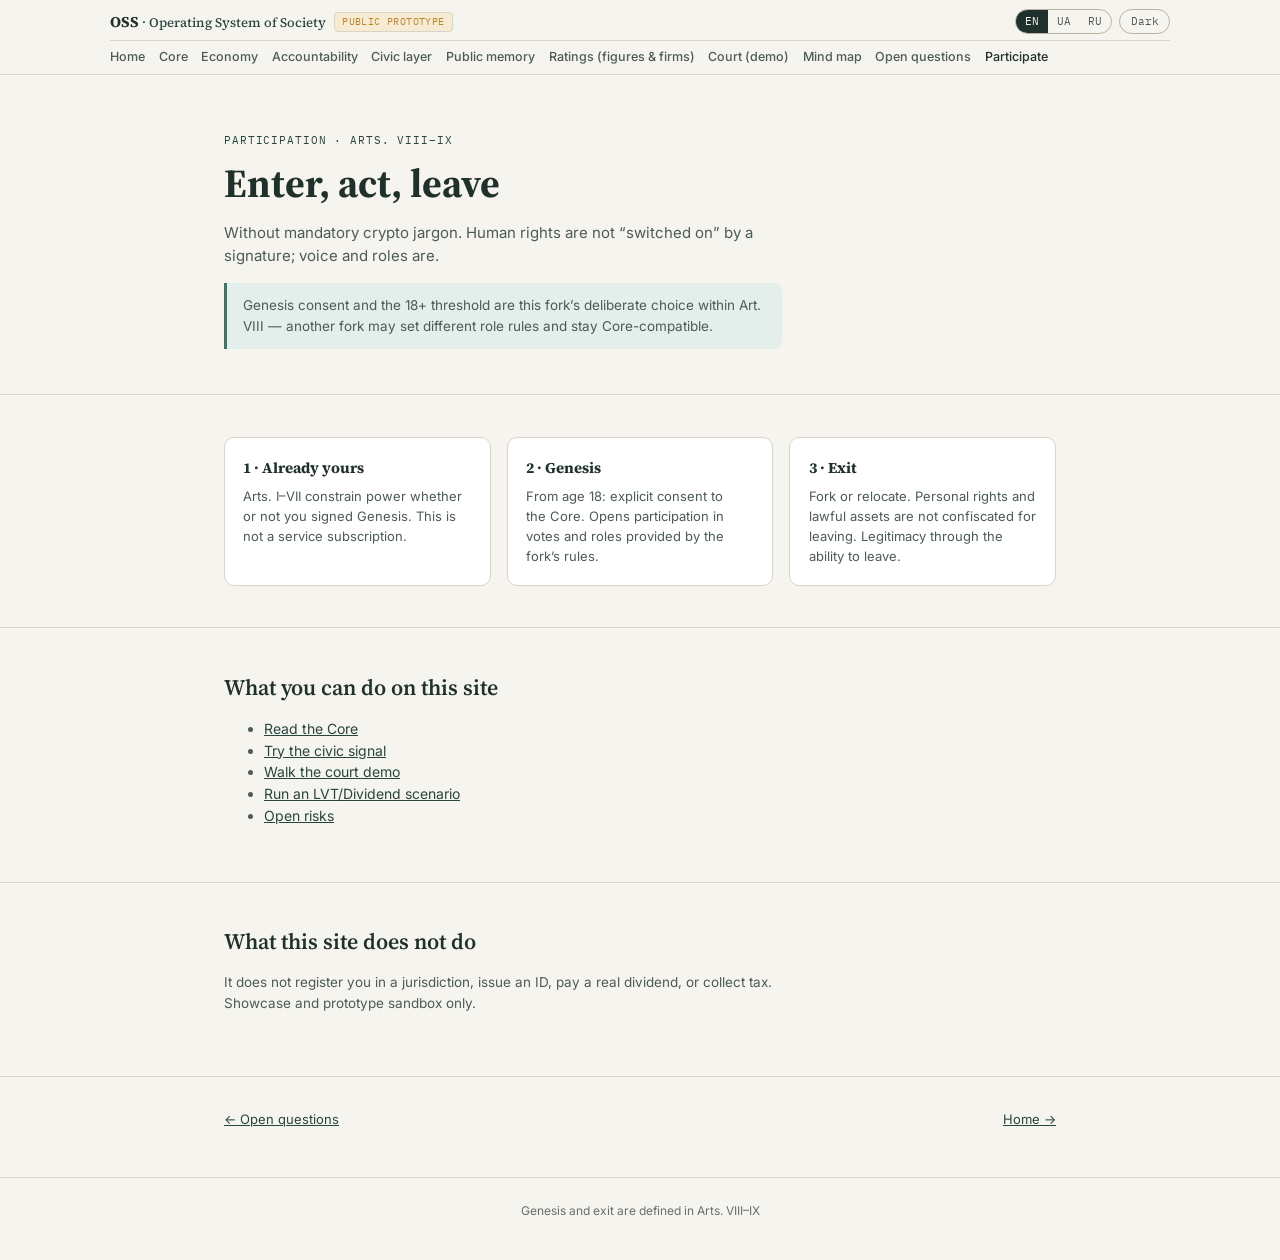
<file: participate.html>
<!DOCTYPE html>
<html lang="en">
<head>
<meta charset="UTF-8">
<meta name="viewport" content="width=device-width, initial-scale=1.0">
<title>Participate — OSS</title>
<meta name="description" content="Genesis, rights, exit.">
<link href="https://fonts.googleapis.com/css2?family=Source+Serif+4:opsz,wght@8..60,400;8..60,600;8..60,700&family=IBM+Plex+Mono:wght@400;500&family=Inter:wght@400;500;600;700&display=swap" rel="stylesheet">
<link rel="stylesheet" href="assets/site.css">
</head>
<body>

<section class="pagehead"><div class="wrap-n">
<p class="eyebrow" data-i18n="j_eye">Participation · Arts. VIII–IX</p>
<h1 data-i18n="j_h1">Enter, act, leave</h1>
<p class="lead" data-i18n="j_lead">Without mandatory crypto jargon. Human rights are not “switched on” by a signature; voice and roles are.</p>
<p class="plural" data-i18n="j_plural">Genesis consent and the 18+ threshold are this fork's deliberate choice within Art. VIII — another fork may set different role rules and stay Core-compatible.</p>
</div></section>
<section><div class="wrap-n">
<div class="grid3">
<div class="card"><h3 data-i18n-en="1 · Already yours" data-i18n-ua="1 · Вже твоє" data-i18n-ru="1 · Уже твоё">1 · Already yours</h3>
<p data-i18n-en="Arts. I–VII constrain power whether or not you signed Genesis. This is not a service subscription." data-i18n-ua="Ст. I–VII обмежують владу незалежно від підпису Генезису. Це не підписка на сервіс." data-i18n-ru="Ст. I–VII ограничивают власть независимо от подписи Генезиса. Это не подписка на сервис.">Arts. I–VII constrain power whether or not you signed Genesis. This is not a service subscription.</p></div>
<div class="card"><h3 data-i18n-en="2 · Genesis" data-i18n-ua="2 · Генезис" data-i18n-ru="2 · Генезис">2 · Genesis</h3>
<p data-i18n-en="From age 18: explicit consent to the Core. Opens participation in votes and roles provided by the fork’s rules." data-i18n-ua="З 18 років: явна згода з Ядром. Відкриває участь у голосуваннях і ролях за правилами форка." data-i18n-ru="С 18 лет: явное согласие с Ядром. Открывает участие в голосованиях и ролях по правилам форка.">From age 18: explicit consent to the Core. Opens participation in votes and roles provided by the fork’s rules.</p></div>
<div class="card"><h3 data-i18n-en="3 · Exit" data-i18n-ua="3 · Вихід" data-i18n-ru="3 · Выход">3 · Exit</h3>
<p data-i18n-en="Fork or relocate. Personal rights and lawful assets are not confiscated for leaving. Legitimacy through the ability to leave." data-i18n-ua="Форк або релокація. Особисті права і законні активи не конфіскуються за вихід. Легітимність через можливість піти." data-i18n-ru="Форк или релокация. Личные права и законные активы не конфискуются за уход. Легитимность через возможность уйти.">Fork or relocate. Personal rights and lawful assets are not confiscated for leaving. Legitimacy through the ability to leave.</p></div>
</div>
</div></section>
<section><div class="wrap-n">
<h2 data-i18n-en="What you can do on this site" data-i18n-ua="Що можна зробити на цьому сайті" data-i18n-ru="Что можно сделать на этом сайте">What you can do on this site</h2>
<ul style="color:var(--soft);font-size:14px">
<li><a href="core.html" data-i18n-en="Read the Core" data-i18n-ua="Прочитати Ядро" data-i18n-ru="Прочитать Ядро">Read the Core</a></li>
<li><a href="OSS_Polis_MVP_v3.html" data-i18n-en="Try the civic signal" data-i18n-ua="Спробувати громадянський сигнал" data-i18n-ru="Попробовать гражданский сигнал">Try the civic signal</a></li>
<li><a href="OSS_Court_MVP_v8.html" data-i18n-en="Walk the court demo" data-i18n-ua="Пройти демо суду" data-i18n-ru="Пройти демо суда">Walk the court demo</a></li>
<li><a href="economy.html" data-i18n-en="Run an LVT/Dividend scenario" data-i18n-ua="Порахувати сценарій LVT/дивіденд" data-i18n-ru="Посчитать сценарий LVT/дивиденд">Run an LVT/Dividend scenario</a></li>
<li><a href="open-questions.html" data-i18n-en="Open risks" data-i18n-ua="Відкриті ризики" data-i18n-ru="Открытые риски">Open risks</a></li>
</ul>
</div></section>
<section><div class="wrap-n">
<h2 data-i18n-en="What this site does not do" data-i18n-ua="Чого сайт не робить" data-i18n-ru="Чего сайт не делает">What this site does not do</h2>
<p class="section-sub" data-i18n-en="It does not register you in a jurisdiction, issue an ID, pay a real dividend, or collect tax. Showcase and prototype sandbox only." data-i18n-ua="Не реєструє у юрисдикції, не видає ID, не нараховує реальний дивіденд, не приймає податків. Лише вітрина і пісочниця прототипів." data-i18n-ru="Не регистрирует в юрисдикции, не выпускает ID, не начисляет реальный дивиденд, не принимает налоговые платежи. Только витрина и песочница прототипов.">It does not register you in a jurisdiction, issue an ID, pay a real dividend, or collect tax. Showcase and prototype sandbox only.</p>
</div></section>
<div class="pagenav"><a href="open-questions.html" data-i18n-en="← Open questions" data-i18n-ua="← Відкриті питання" data-i18n-ru="← Открытые вопросы">← Open questions</a><a href="index.html" data-i18n-en="Home →" data-i18n-ua="Головна →" data-i18n-ru="Главная →">Home →</a></div>
<footer data-i18n-en="Genesis and exit are defined in Arts. VIII–IX" data-i18n-ua="Генезис і вихід описані в Ст. VIII–IX" data-i18n-ru="Генезис и выход описаны в Ст. VIII–IX">Genesis and exit are defined in Arts. VIII–IX</footer>

<script src="assets/site.js" defer></script>
</body></html>
</file>
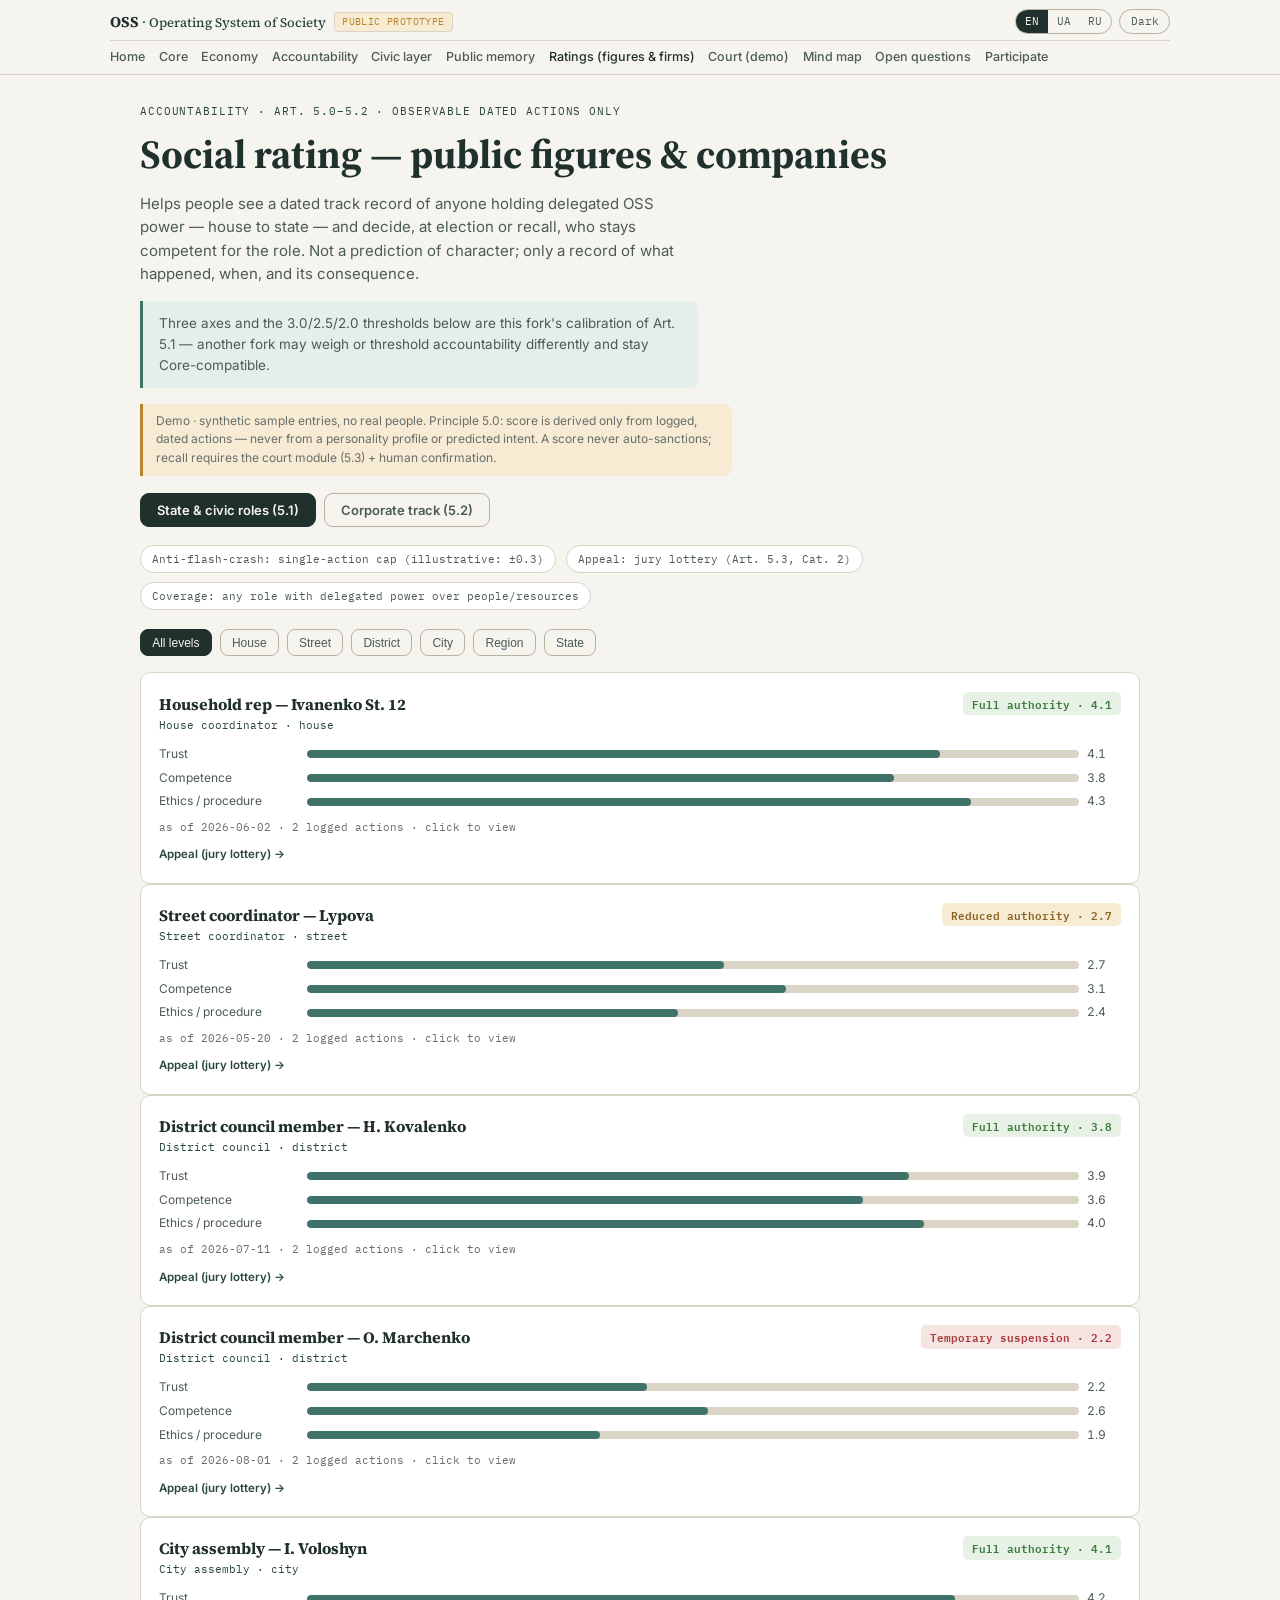
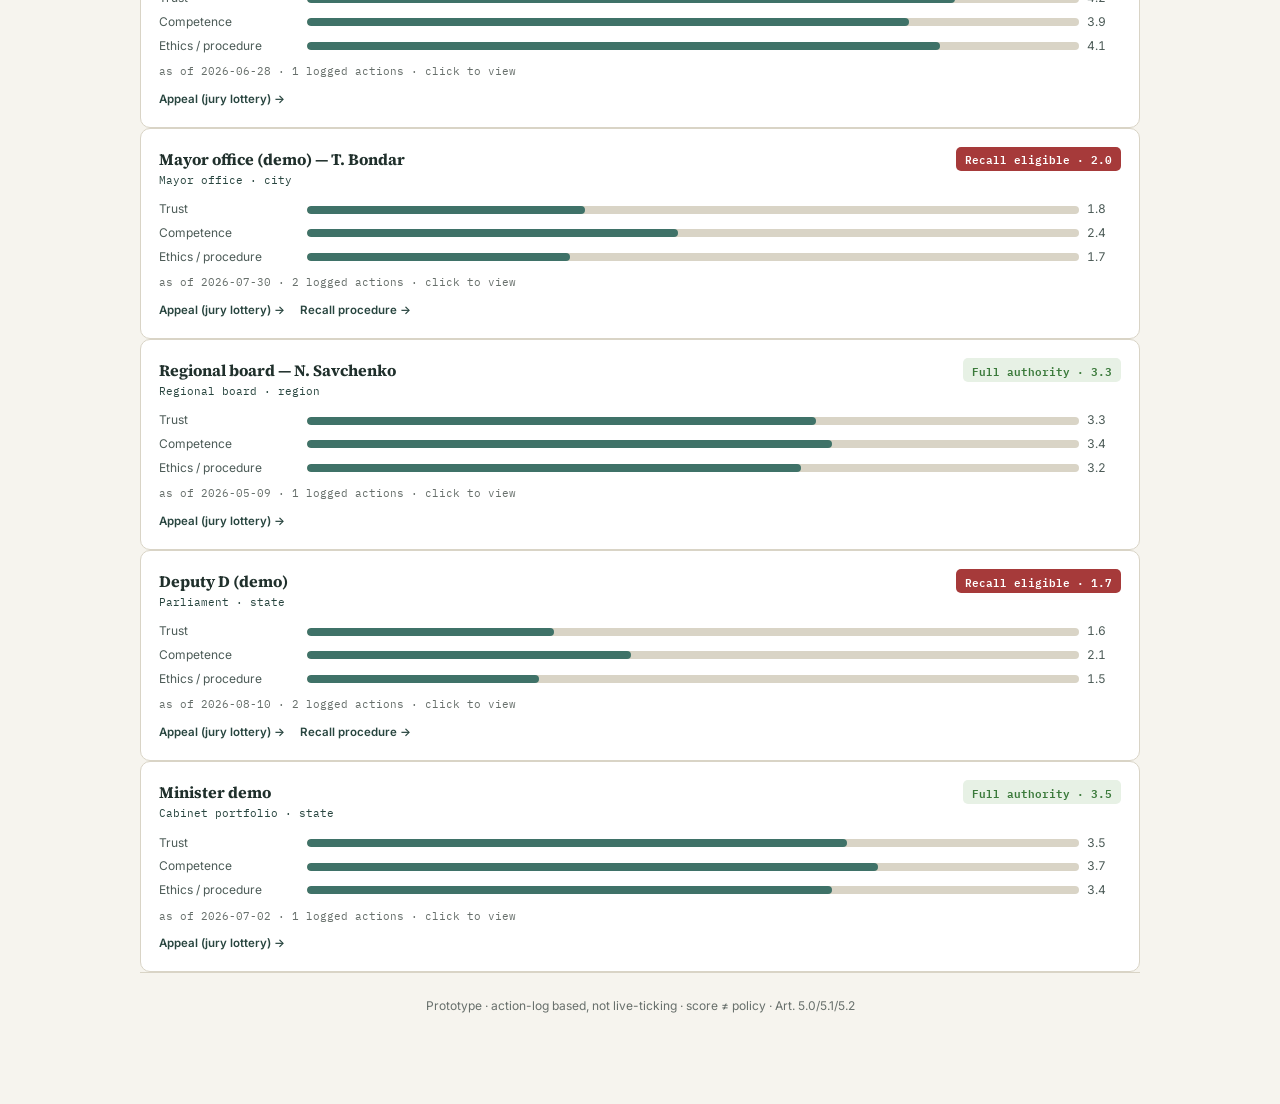
<file: rating.html>
<!DOCTYPE html>
<html lang="en">
<head>
<meta charset="UTF-8">
<meta name="viewport" content="width=device-width, initial-scale=1.0">
<title>Social rating — companies & public figures — OSS Public Prototype</title>
<meta name="description" content="Social rating for public figures and companies: trust/competence/ethics from dated observable actions. Separate state and corporate tracks. Demo only.">
<link href="https://fonts.googleapis.com/css2?family=Source+Serif+4:opsz,wght@8..60,400;8..60,600;8..60,700&family=IBM+Plex+Mono:wght@400;500&family=Inter:wght@400;500;600&display=swap" rel="stylesheet">
<link rel="stylesheet" href="assets/site.css">
<style>
.note{font-size:12px;color:var(--faint);border-left:3px solid var(--seal);padding:.5rem .8rem;background:var(--seal-w);border-radius:0 8px 8px 0;margin-bottom:1.1rem;max-width:74ch}
.tracktabs{display:flex;gap:.5rem;margin-bottom:1.1rem}
.tracktabs button{font-family:var(--sans);font-size:13px;font-weight:600;padding:.5rem 1rem;border-radius:9px;border:1.5px solid var(--strong);background:transparent;color:var(--soft);cursor:pointer}
.tracktabs button.on{background:var(--ink);color:var(--paper);border-color:var(--ink)}
[data-theme="dark"] .tracktabs button.on{color:#121816}
.methodrow{display:flex;flex-wrap:wrap;gap:.6rem;margin-bottom:1.2rem}
.methodchip{font-family:var(--mono);font-size:10.5px;border:1px solid var(--line);border-radius:20px;padding:.3rem .7rem;color:var(--soft);background:var(--raised)}
.filters{display:flex;flex-wrap:wrap;gap:.5rem;margin-bottom:1rem}
.filters button{font-size:12px;padding:.35rem .7rem;border-radius:8px;border:1px solid var(--strong);background:transparent;color:var(--soft);cursor:pointer}
.filters button.on{background:var(--ink);color:var(--paper);border-color:var(--ink)}
[data-theme="dark"] .filters button.on{color:#121816}
.card-h{display:flex;justify-content:space-between;align-items:flex-start;gap:1rem;flex-wrap:wrap;cursor:pointer}
.card h3{font-family:var(--serif);font-size:16px;margin:0}
.role{font-family:var(--mono);font-size:11px;color:var(--teal-d)}
.band{font-family:var(--mono);font-size:11px;padding:.2rem .55rem;border-radius:5px;font-weight:600;white-space:nowrap}
.band.full{background:var(--yes-w);color:var(--yes)}
.band.reduced{background:var(--seal-w);color:var(--seal-d)}
.band.suspended{background:var(--no-w);color:var(--no)}
.band.recall{background:var(--no);color:#fff}
.axes{margin-top:.7rem}
.axis-row{display:grid;grid-template-columns:140px 1fr 34px;gap:.5rem;align-items:center;font-size:12px;color:var(--soft);margin:.32rem 0}
.axis-track{height:8px;background:var(--line);border-radius:4px;overflow:hidden}
.axis-fill{height:100%;border-radius:4px;background:var(--teal)}
.asof{font-family:var(--mono);font-size:10.5px;color:var(--faint);margin-top:.5rem}
.log{display:none;margin-top:.8rem;padding-top:.7rem;border-top:1px dashed var(--strong)}
.log.open{display:block}
.log h4{font-family:var(--mono);font-size:10.5px;text-transform:uppercase;letter-spacing:.04em;color:var(--faint);margin:0 0 .5rem}
.logentry{font-size:12px;color:var(--soft);padding:.4rem 0;border-bottom:1px solid var(--line)}
.logentry:last-child{border-bottom:none}
.logentry .d{font-family:var(--mono);font-size:10.5px;color:var(--teal-d);margin-right:.4rem}
.logentry .delta{font-family:var(--mono);font-weight:600}
.logentry .delta.up{color:var(--yes)}
.logentry .delta.down{color:var(--no)}
.cardfoot{display:flex;gap:.9rem;margin-top:.7rem;font-size:11.5px}
.cardfoot a{color:var(--teal-d);text-decoration:none;font-weight:600}
.corp-banner{background:var(--no-w);border:1px solid var(--no);border-radius:10px;padding:.9rem 1.1rem;margin-bottom:1.1rem;font-size:12.5px;color:var(--soft)}
.corp-banner b{color:var(--no)}
.culture-flag{font-family:var(--mono);font-size:9.5px;text-transform:uppercase;background:var(--seal-w);color:var(--seal-d);border-radius:4px;padding:.1rem .4rem;margin-left:.4rem}
.wrap{max-width:1040px;margin:0 auto;padding:1rem 1.25rem 3rem}
@media(max-width:480px){.axis-row{grid-template-columns:100px 1fr 30px;gap:.35rem;font-size:11px}.card-h{flex-direction:column;align-items:flex-start;gap:.3rem}}
</style>
</head>
<body>
<div class="wrap">
  <p class="eyebrow" data-i18n-en="Accountability · Art. 5.0–5.2 · observable dated actions only" data-i18n-ua="Підзвітність · Ст. 5.0–5.2 · лише спостережувані датовані дії" data-i18n-ru="Подотчётность · Ст. 5.0–5.2 · только наблюдаемые датированные действия">Accountability · Art. 5.0–5.2 · observable dated actions only</p>
  <h1 data-i18n-en="Social rating — public figures & companies" data-i18n-ua="Соціальний рейтинг — публічні особи та компанії" data-i18n-ru="Социальный рейтинг — публичные фигуры и компании">Social rating — public figures & companies</h1>
  <p class="lead" data-i18n-en="Helps people see a dated track record of anyone holding delegated OSS power — house to state — and decide, at election or recall, who stays competent for the role. Not a prediction of character; only a record of what happened, when, and its consequence." data-i18n-ua="Допомагає бачити датовану історію дій будь-кого з делегованою владою ОСС — від дому до держави — і вирішувати на виборах чи відкликанні, хто лишається компетентним. Не прогноз характеру — лише запис того, що сталося, коли і з яким наслідком." data-i18n-ru="Помогает видеть датированную историю действий любого держателя делегированной власти ОСО — от дома до государства — и решать на выборах или отзыве, кто остаётся компетентен для роли. Не прогноз характера — только запись того, что произошло, когда и с каким следствием.">Helps people see a dated track record of anyone holding delegated OSS power — house to state — and decide, at election or recall, who stays competent for the role. Not a prediction of character; only a record of what happened, when, and its consequence.</p>
  <div class="plural" data-i18n-en="Three axes and the 3.0/2.5/2.0 thresholds below are this fork's calibration of Art. 5.1 — another fork may weigh or threshold accountability differently and stay Core-compatible." data-i18n-ua="Три осі та пороги 3.0/2.5/2.0 нижче — калібрування Ст. 5.1 цього форка; інший форк може зважувати підзвітність інакше і лишатись сумісним з Ядром." data-i18n-ru="Три оси и пороги 3.0/2.5/2.0 ниже — калибровка Ст. 5.1 этого форка; другой форк может взвешивать подотчётность иначе и остаться совместимым с Ядром.">Three axes and the 3.0/2.5/2.0 thresholds below are this fork's calibration of Art. 5.1 — another fork may weigh or threshold accountability differently and stay Core-compatible.</div>
  <div class="note" data-i18n-en="Demo · synthetic sample entries, no real people. Principle 5.0: score is derived only from logged, dated actions — never from a personality profile or predicted intent. A score never auto-sanctions; recall requires the court module (5.3) + human confirmation." data-i18n-ua="Демо · синтетичні приклади, не реальні люди. Принцип 5.0: оцінка рахується лише з датованих дій — ніколи з профілю особистості. Оцінка ніколи не санкціонує автоматично; відкликання — через судовий модуль (5.3) + людину." data-i18n-ru="Демо · синтетические примеры, не реальные люди. Принцип 5.0: оценка считается только по датированным действиям — никогда по профилю личности. Оценка никогда не санкционирует автоматически; отзыв — через судебный модуль (5.3) + человека.">Demo · synthetic sample entries, no real people. Principle 5.0: score is derived only from logged, dated actions — never from a personality profile or predicted intent. A score never auto-sanctions; recall requires the court module (5.3) + human confirmation.</div>

  <div class="tracktabs" id="tracktabs">
    <button type="button" class="on" data-track="state" data-i18n-en="State &amp; civic roles (5.1)" data-i18n-ua="Державні й громадські ролі (5.1)" data-i18n-ru="Государственные и гражданские роли (5.1)">State &amp; civic roles (5.1)</button>
    <button type="button" data-track="corp" data-i18n-en="Corporate track (5.2)" data-i18n-ua="Корпоративний трек (5.2)" data-i18n-ru="Корпоративный трек (5.2)">Corporate track (5.2)</button>
  </div>

  <div id="state-panel">
    <div class="methodrow">
      <span class="methodchip" data-i18n-en="Anti-flash-crash: single-action cap (illustrative: ±0.3)" data-i18n-ua="Антиобвал: межа на одну дію (приклад: ±0.3)" data-i18n-ru="Антиобвал: предел на одно действие (пример: ±0.3)">Anti-flash-crash: single-action cap (illustrative: ±0.3)</span>
      <span class="methodchip" data-i18n-en="Appeal: jury lottery (Art. 5.3, Cat. 2)" data-i18n-ua="Апеляція: жереб (Ст. 5.3, Кат. 2)" data-i18n-ru="Апелляция: жребий (Ст. 5.3, Кат. 2)">Appeal: jury lottery (Art. 5.3, Cat. 2)</span>
      <span class="methodchip" data-i18n-en="Coverage: any role with delegated power over people/resources" data-i18n-ua="Охоплення: будь-яка роль із владою над людьми/ресурсами" data-i18n-ru="Охват: любая роль с властью над людьми/ресурсами">Coverage: any role with delegated power over people/resources</span>
    </div>
    <div class="filters" id="filters">
      <button type="button" class="on" data-lvl="all" data-i18n-en="All levels" data-i18n-ua="Усі рівні" data-i18n-ru="Все уровни">All levels</button>
      <button type="button" data-lvl="house" data-i18n-en="House" data-i18n-ua="Дім" data-i18n-ru="Дом">House</button>
      <button type="button" data-lvl="street" data-i18n-en="Street" data-i18n-ua="Вулиця" data-i18n-ru="Улица">Street</button>
      <button type="button" data-lvl="district" data-i18n-en="District" data-i18n-ua="Район" data-i18n-ru="Район">District</button>
      <button type="button" data-lvl="city" data-i18n-en="City" data-i18n-ua="Місто" data-i18n-ru="Город">City</button>
      <button type="button" data-lvl="region" data-i18n-en="Region" data-i18n-ua="Регіон" data-i18n-ru="Регион">Region</button>
      <button type="button" data-lvl="state" data-i18n-en="State" data-i18n-ua="Держава" data-i18n-ru="Государство">State</button>
    </div>
    <div id="list"></div>
  </div>

  <div id="corp-panel" style="display:none">
    <div class="corp-banner">
      <b data-i18n-en="Separate by design (Art. 5.2):" data-i18n-ua="Окремо за задумом (Ст. 5.2):" data-i18n-ru="Отдельно по замыслу (Ст. 5.2):">Separate by design (Art. 5.2):</b>
      <span data-i18n-en=" same technical base as the state track, but consequences are market-only (reputation, talent/customer attrition) — never removal from office. Merging the two tracks would give OSS quasi-state power over private business." data-i18n-ua=" та сама технічна база, що й у державного треку, але наслідки лише ринкові (репутація, відтік кадрів/клієнтів) — ніколи не усунення з посади. Змішання дало б ОСС квазідержавну владу над приватним бізнесом." data-i18n-ru=" та же техническая база, что и у государственного трека, но последствия только рыночные (репутация, отток кадров/клиентов) — никогда не отстранение от должности. Смешение дало бы ОСО квазигосударственную власть над частным бизнесом."> same technical base as the state track, but consequences are market-only (reputation, talent/customer attrition) — never removal from office. Merging the two tracks would give OSS quasi-state power over private business.</span>
    </div>
    <div class="methodrow">
      <span class="methodchip" data-i18n-en="Employment verified via zkTLS — payslip/tax session proof, employer consent not required" data-i18n-ua="Верифікація трудовлаштування через zkTLS — без згоди роботодавця" data-i18n-ru="Верификация трудоустройства через zkTLS — без согласия работодателя">Employment verified via zkTLS — payslip/tax session proof, employer consent not required</span>
      <span class="methodchip" data-i18n-en="Disputed facts → arbitration module (5.3), not single-claim auto-record" data-i18n-ua="Спірні факти → арбітраж (5.3), не авто-запис з однієї заяви" data-i18n-ru="Спорные факты → арбитраж (5.3), не авто-запись с одного заявления">Disputed facts → arbitration module (5.3), not single-claim auto-record</span>
    </div>
    <div id="corp-list"></div>
  </div>

  <footer data-i18n-en="Prototype · action-log based, not live-ticking · score ≠ policy · Art. 5.0/5.1/5.2" data-i18n-ua="Прототип · на базі логу дій, без live-оновлення · оцінка ≠ політика · Ст. 5.0/5.1/5.2" data-i18n-ru="Прототип · на базе лога действий, без live-обновления · оценка ≠ политика · Ст. 5.0/5.1/5.2">Prototype · action-log based, not live-ticking · score ≠ policy · Art. 5.0/5.1/5.2</footer>
</div>
<script src="assets/site.js" defer></script>
<script>
(function(){
  // State & civic track — three axes per §5.1: Trust, Competence, Ethics/Procedure. Scale 0–5, thresholds 3.0/2.5/2.0.
  const people = [
    {id:'h1', name:'Household rep — Ivanenko St. 12', level:'house', role:'House coordinator',
      trust:4.1, comp:3.8, eth:4.3,
      log:[
        {d:'2026-06-02', axis:'trust', delta:+0.1, text:'Published shared-expense ledger on time, 4th consecutive quarter'},
        {d:'2026-02-14', axis:'eth', delta:+0.2, text:'Disclosed personal conflict of interest before vote on repair contractor'}
      ]},
    {id:'s1', name:'Street coordinator — Lypova', level:'street', role:'Street coordinator',
      trust:2.7, comp:3.1, eth:2.4,
      log:[
        {d:'2026-05-20', axis:'trust', delta:-0.3, text:'Missed Tier-1 mandatory response deadline by 22 days (Art. 7.4.2)'},
        {d:'2026-03-01', axis:'eth', delta:-0.2, text:'Independent audit flagged undisclosed vendor relationship'}
      ]},
    {id:'d1', name:'District council member — H. Kovalenko', level:'district', role:'District council',
      trust:3.9, comp:3.6, eth:4.0,
      log:[
        {d:'2026-07-11', axis:'comp', delta:+0.2, text:'Budget proposal passed independent cost-model review without revision'},
        {d:'2026-04-03', axis:'trust', delta:+0.1, text:'Voluntary disclosure of a Tier-1 dissent gap ahead of trigger'}
      ]},
    {id:'d2', name:'District council member — O. Marchenko', level:'district', role:'District council',
      trust:2.2, comp:2.6, eth:1.9,
      log:[
        {d:'2026-08-01', axis:'eth', delta:-0.3, text:'Court (Cat.2) found undisclosed related-party contract award'},
        {d:'2026-05-15', axis:'trust', delta:-0.3, text:'Repeated Tier-1 non-response — third occurrence, recall track opened (Art. 7.4.2 Tier 3)'}
      ]},
    {id:'c1', name:'City assembly — I. Voloshyn', level:'city', role:'City assembly',
      trust:4.2, comp:3.9, eth:4.1,
      log:[
        {d:'2026-06-28', axis:'comp', delta:+0.1, text:'Procurement price matched market benchmark within 2% (ProZorro-style audit)'}
      ]},
    {id:'c2', name:'Mayor office (demo) — T. Bondar', level:'city', role:'Mayor office',
      trust:1.8, comp:2.4, eth:1.7,
      log:[
        {d:'2026-07-30', axis:'trust', delta:-0.3, text:'"No objection" consent decision diverged sharply from Polis sentiment on same question (Art. 7.4.5 hypocrisy check)'},
        {d:'2026-04-18', axis:'eth', delta:-0.3, text:'Level-2 jury found process violation in Cat.3 case; case reopened'}
      ]},
    {id:'r1', name:'Regional board — N. Savchenko', level:'region', role:'Regional board',
      trust:3.3, comp:3.4, eth:3.2,
      log:[
        {d:'2026-05-09', axis:'comp', delta:+0.1, text:'Regional LVT reassessment published with full CAMA methodology'}
      ]},
    {id:'g1', name:'Deputy D (demo)', level:'state', role:'Parliament',
      trust:1.6, comp:2.1, eth:1.5,
      log:[
        {d:'2026-08-10', axis:'trust', delta:-0.3, text:'Coordinated-attack detector found organized voting pattern originating from this office (Art. 7.4.4 — symmetric penalty applied)'},
        {d:'2026-06-05', axis:'eth', delta:-0.3, text:'Connections dossier (7.4.3) flagged unresolved beneficiary link; graph structure only, no third-party raw data'}
      ]},
    {id:'g2', name:'Minister demo', level:'state', role:'Cabinet portfolio',
      trust:3.5, comp:3.7, eth:3.4,
      log:[
        {d:'2026-07-02', axis:'trust', delta:+0.1, text:'Influence-transparency disclosure filed above required threshold ahead of schedule (Art. 7.4.6)'}
      ]}
  ];

  function overall(p){ return (p.trust+p.comp+p.eth)/3; }
  function band(o){
    if (o>=3.0) return 'full';
    if (o>=2.5) return 'reduced';
    if (o>=2.0) return 'suspended';
    return 'recall';
  }
  const BANDLABEL = {
    en:{full:'Full authority',reduced:'Reduced authority',suspended:'Temporary suspension',recall:'Recall eligible'},
    ua:{full:'Повні повноваження',reduced:'Знижені повноваження',suspended:'Тимчасове відсторонення',recall:'Відкликання можливе'},
    ru:{full:'Полные полномочия',reduced:'Сниженные полномочия',suspended:'Временное отстранение',recall:'Отзыв возможен'}
  };
  const AXISLABEL = {
    en:{trust:'Trust',comp:'Competence',eth:'Ethics / procedure'},
    ua:{trust:'Довіра',comp:'Компетентність',eth:'Етика / процедура'},
    ru:{trust:'Доверие',comp:'Компетентность',eth:'Этика / процедура'}
  };
  function lang(){ const L=(localStorage.getItem('oss-lang')||'en'); return L==='uk'?'ua':L; }

  function axisRow(label, val){
    const pct = Math.round((val/5)*100);
    return '<div class="axis-row"><span>'+label+'</span><div class="axis-track"><div class="axis-fill" style="width:'+pct+'%"></div></div><span class="tnum">'+val.toFixed(1)+'</span></div>';
  }

  let filter='all';
  let openId=null;
  const MISC = {
    en:{asof:'as of ', loggedActions:' logged actions · click to view', logHeader:'Dated action log', appeal:'Appeal (jury lottery) →', recall:'Recall procedure →'},
    ua:{asof:'станом на ', loggedActions:' датованих дій · клік для перегляду', logHeader:'Лог датованих дій', appeal:'Апеляція (жереб) →', recall:'Процедура відкликання →'},
    ru:{asof:'по состоянию на ', loggedActions:' датированных действий · клик для просмотра', logHeader:'Лог датированных действий', appeal:'Апелляция (жребий) →', recall:'Процедура отзыва →'}
  };
  function render(){
    const L=lang(), BL=BANDLABEL[L]||BANDLABEL.en, AL=AXISLABEL[L]||AXISLABEL.en, M=MISC[L]||MISC.en;
    const box=document.getElementById('list');
    box.innerHTML='';
    people.filter(p=>filter==='all'||p.level===filter).forEach(p=>{
      const o=overall(p), b=band(o);
      const lastDate = p.log.reduce((m,e)=>e.d>m?e.d:m, p.log[0].d);
      const card=document.createElement('div');
      card.className='card';
      card.innerHTML =
        '<div class="card-h" data-open="'+p.id+'"><div><h3>'+p.name+'</h3><div class="role">'+p.role+' · '+p.level+'</div></div>'+
        '<div class="band '+b+'">'+BL[b]+' · <span class="tnum">'+o.toFixed(1)+'</span></div></div>'+
        '<div class="axes">'+axisRow(AL.trust,p.trust)+axisRow(AL.comp,p.comp)+axisRow(AL.eth,p.eth)+'</div>'+
        '<div class="asof">'+M.asof+lastDate+' · '+p.log.length+M.loggedActions+'</div>'+
        '<div class="log" id="log-'+p.id+'"><h4>'+M.logHeader+'</h4>'+
          p.log.map(e=>'<div class="logentry"><span class="d">'+e.d+'</span>'+e.text+' <span class="delta '+(e.delta>0?'up':'down')+'">'+(e.delta>0?'+':'')+e.delta.toFixed(1)+' '+AL[e.axis]+'</span></div>').join('')+
        '</div>'+
        '<div class="cardfoot"><a href="OSS_Court_MVP_v8.html">'+M.appeal+'</a>'+
        (b==='recall'?('<a href="accountability.html">'+M.recall+'</a>'):'')+'</div>';
      const header = card.querySelector('.card-h');
      header.addEventListener('click', ()=>{
        openId = openId===p.id ? null : p.id;
        render();
      });
      if (openId===p.id) card.querySelector('#log-'+p.id).classList.add('open');
      box.appendChild(card);
    });
  }
  document.querySelectorAll('#filters button').forEach(b=>{
    b.onclick=()=>{
      document.querySelectorAll('#filters button').forEach(x=>x.classList.remove('on'));
      b.classList.add('on');
      filter=b.getAttribute('data-lvl');
      render();
    };
  });

  // Corporate track — §5.2: separate technical base, 4 axes, market consequences only.
  const companies = [
    {id:'co1', name:'Sample Co-op Manufacturing (demo)', comp:71, safety:64, contract:78, culture:58,
      note_en:'Compensation axis rose after wage adjustment; Safety and Culture unaffected by the same event.',
      note_ua:'Вісь Compensation зросла після перегляду оплати; Safety і Culture тією ж подією не зачеплені.',
      note_ru:'Ось Compensation выросла после пересмотра оплаты; Safety и Culture тем же событием не затронуты.'},
    {id:'co2', name:'Sample Logistics Ltd (demo)', comp:44, safety:39, contract:52, culture:41,
      note_en:'Contract Compliance axis moved after arbitration module ruling (5.3) — not from a single unverified claim.',
      note_ua:'Вісь Contract Compliance змінилася за рішенням арбітражного модуля (5.3) — не за однією неперевіреною скаргою.',
      note_ru:'Ось Contract Compliance изменилась по решению арбитражного модуля (5.3) — не по одной непроверенной жалобе.'}
  ];
  function corpBar(label, val){
    return '<div class="axis-row"><span>'+label+'</span><div class="axis-track"><div class="axis-fill" style="width:'+val+'%"></div></div><span class="tnum">'+val+'</span></div>';
  }
  function renderCorp(){
    const L=lang();
    const box=document.getElementById('corp-list');
    box.innerHTML = companies.map(c=>{
      const labels = L==='ru'
        ? {comp:'Компенсация',safety:'Безопасность',contract:'Соблюдение контракта',culture:'Культура'}
        : L==='ua'
        ? {comp:'Компенсація',safety:'Безпека',contract:'Дотримання контракту',culture:'Культура'}
        : {comp:'Compensation',safety:'Safety',contract:'Contract Compliance',culture:'Culture'};
      const note = L==='ru' ? c.note_ru : L==='ua' ? c.note_ua : c.note_en;
      return '<div class="card"><h3>'+c.name+'</h3>'+
        '<div class="axes">'+corpBar(labels.comp,c.comp)+corpBar(labels.safety,c.safety)+corpBar(labels.contract,c.contract)+
        corpBar(labels.culture,c.culture)+'</div>'+
        '<div class="asof">'+note+'<span class="culture-flag">'+(L==='ru'?'Culture: немодерируемо':L==='ua'?'Culture: немодероване':'Culture: unmoderated')+'</span></div></div>';
    }).join('');
  }

  document.querySelectorAll('#tracktabs button').forEach(b=>{
    b.onclick=()=>{
      document.querySelectorAll('#tracktabs button').forEach(x=>x.classList.remove('on'));
      b.classList.add('on');
      const t=b.getAttribute('data-track');
      document.getElementById('state-panel').style.display = t==='state' ? '' : 'none';
      document.getElementById('corp-panel').style.display = t==='corp' ? '' : 'none';
    };
  });

  render();
  renderCorp();
})();
</script>
</body>
</html>
</file>
<file: assets/site.css>
/* Shared site chrome — fixed header, theme, languages */
:root{
  --paper:#F6F4EE;--raised:#FFF;--ink:#20302C;--soft:#4C5B57;--faint:#676F6B;
  --line:#D9D4C6;--strong:#B9B2A0;--teal:#3F7268;--teal-d:#28453F;--teal-w:#E4EEEB;
  --seal:#B7862C;--seal-w:#F7EBD4;--seal-d:#896421;--yes:#3B7A3B;--yes-w:#E7F1E5;--no:#A63A3A;--no-w:#F6E4E2;
  --serif:'Source Serif 4',Georgia,serif;--mono:'IBM Plex Mono',monospace;--sans:Inter,-apple-system,sans-serif;
  --header-h:72px;
}
[data-theme="dark"]{
  --paper:#121816;--raised:#1A221F;--ink:#E8EDE9;--soft:#A8B5AF;--faint:#80928B;
  --line:#2A3530;--strong:#3D4A44;--teal:#5BA89A;--teal-d:#7BC4B5;--teal-w:#1A2E2A;
  --seal:#D4A84B;--seal-w:#3A3218;--seal-d:#D4A84B;--yes:#6BC47A;--yes-w:#1A2E1F;--no:#E07A7A;--no-w:#3A1F1F;
  --paper-raised:#1A221F;
}

/* Global polish — applies once, site-wide, instead of being redone per page */
body{-webkit-font-smoothing:antialiased;-moz-osx-font-smoothing:grayscale}
h1,h2,h3{text-wrap:balance}
p{text-wrap:pretty}
.tnum{font-variant-numeric:tabular-nums}
button,[role="button"],a,.tab,.tracktabs button,.filters button{cursor:pointer}
:focus-visible{outline:2px solid var(--teal);outline-offset:2px;border-radius:2px}
@media (prefers-reduced-motion: reduce){
  *,*::before,*::after{animation-duration:0.001ms !important;animation-iteration-count:1 !important;transition-duration:0.001ms !important;scroll-behavior:auto !important}
}

/* Fixed site header — same on every page */
#oss-site-header{
  position:fixed;top:0;left:0;right:0;z-index:1000;
  background:color-mix(in srgb,var(--paper) 94%,transparent);
  backdrop-filter:blur(8px);
  border-bottom:1px solid var(--line);
  font-family:var(--sans);
}
#oss-site-header .oss-head-inner{
  max-width:1100px;margin:0 auto;padding:.55rem 1.25rem .5rem;
}
#oss-site-header .oss-row1{
  display:flex;align-items:center;justify-content:space-between;gap:.75rem;flex-wrap:wrap;
  margin-bottom:.4rem;
}
#oss-site-header .oss-brand{
  font-family:var(--serif);font-weight:700;font-size:15px;color:var(--ink);text-decoration:none;
}
#oss-site-header .oss-brand span{color:var(--teal-d);font-weight:500;font-size:13px}
#oss-site-header .oss-proto{
  font-family:var(--mono);font-size:10px;letter-spacing:.04em;text-transform:uppercase;
  color:var(--seal);background:var(--seal-w);border:1px solid var(--line);
  border-radius:4px;padding:.15rem .45rem;margin-left:.5rem;vertical-align:middle;
}
#oss-site-header .oss-controls{display:flex;align-items:center;gap:.45rem;flex-wrap:wrap}
#oss-site-header .oss-lang{
  display:flex;border:1px solid var(--strong);border-radius:20px;overflow:hidden;
}
#oss-site-header .oss-lang button{
  font-family:var(--mono);font-size:11px;padding:.28rem .55rem;border:none;
  background:transparent;color:var(--soft);cursor:pointer;
}
#oss-site-header .oss-lang button.on{
  background:var(--ink);color:var(--paper);
}
#oss-site-header .oss-theme{
  font-family:var(--mono);font-size:11px;border:1px solid var(--strong);border-radius:20px;
  padding:.28rem .65rem;background:transparent;color:var(--soft);cursor:pointer;
}
#oss-site-header .oss-theme:hover{color:var(--ink);border-color:var(--ink)}
#oss-site-header .oss-nav{
  display:flex;flex-wrap:wrap;gap:.35rem .85rem;align-items:center;
  padding-top:.35rem;border-top:1px solid var(--line);
}
#oss-site-header .oss-nav a{
  font-size:12.5px;color:var(--soft);text-decoration:none;font-weight:500;white-space:nowrap;
}
#oss-site-header .oss-nav a:hover,#oss-site-header .oss-nav a.on{color:var(--ink)}

/* Offset page content below fixed header */
body.oss-has-header{padding-top:var(--header-h) !important;margin:0}
body.oss-has-header .site-bar,
body.oss-has-header > header:not(#oss-site-header){display:none !important}

@media(max-width:720px){
  :root{--header-h:96px}
  #oss-site-header .oss-nav{gap:.3rem .65rem}
}

/* Shared page primitives — single source (was duplicated per HTML) */
.wrap{max-width:1080px;margin:0 auto;padding:0 1.5rem}
.wrap-n{max-width:880px;margin:0 auto;padding:0 1.5rem}
.eyebrow{font-family:var(--mono);font-size:11px;letter-spacing:.08em;text-transform:uppercase;color:var(--teal-d)}
.pagehead{padding:2.8rem 0 1.8rem;border-bottom:1px solid var(--line)}
h1{font-family:var(--serif);font-weight:700;font-size:clamp(28px,4vw,40px);margin:.45rem 0 .7rem;line-height:1.15}
.lead{font-size:15px;color:var(--soft);max-width:62ch}
.plural,.p50{background:var(--teal-w);border-left:3px solid var(--teal);border-radius:0 8px 8px 0;padding:.75rem 1rem;font-size:13.5px;color:var(--soft);margin:1rem 0;max-width:62ch}
.plural p,.p50 p{margin:0}
section{padding:2.6rem 0;border-bottom:1px solid var(--line)}
h2{font-family:var(--serif);font-weight:600;font-size:22px;margin:0 0 .3rem}
.section-sub{color:var(--soft);font-size:13.5px;max-width:62ch;margin-bottom:1.3rem}
.card{background:var(--raised);border:1px solid var(--line);border-radius:10px;padding:1.15rem}
.card h3{font-family:var(--serif);font-size:15px;margin:0 0 .4rem}
.card p{font-size:13px;color:var(--soft);margin:0}
.grid2{display:grid;grid-template-columns:1fr 1fr;gap:1rem}
.grid3{display:grid;grid-template-columns:repeat(3,1fr);gap:1rem}
@media(max-width:720px){.grid2,.grid3{grid-template-columns:1fr}}
.btn{display:inline-block;font-weight:600;font-size:13.5px;padding:.6rem 1.05rem;border-radius:8px;border:1.5px solid var(--ink);text-decoration:none;color:var(--ink);background:transparent}
.btn.primary{background:var(--ink);color:var(--paper)}
[data-theme="dark"] .btn.primary{color:#121816}
.pagenav{max-width:880px;margin:0 auto;padding:2rem 1.5rem 3rem;display:flex;justify-content:space-between;font-size:13px}
footer{border-top:1px solid var(--line);padding:1.5rem 0 2.5rem;font-size:12px;color:var(--faint);text-align:center}
.pill{font-family:var(--mono);font-size:10px;padding:.15rem .4rem;border-radius:4px}
.pill.ok{background:var(--yes-w);color:var(--yes)}
.pill.work{background:var(--seal-w);color:var(--seal-d)}
a{color:var(--teal-d)}
body{margin:0;background:var(--paper);color:var(--ink);font-family:var(--sans);line-height:1.55}
*{box-sizing:border-box}
</file>
